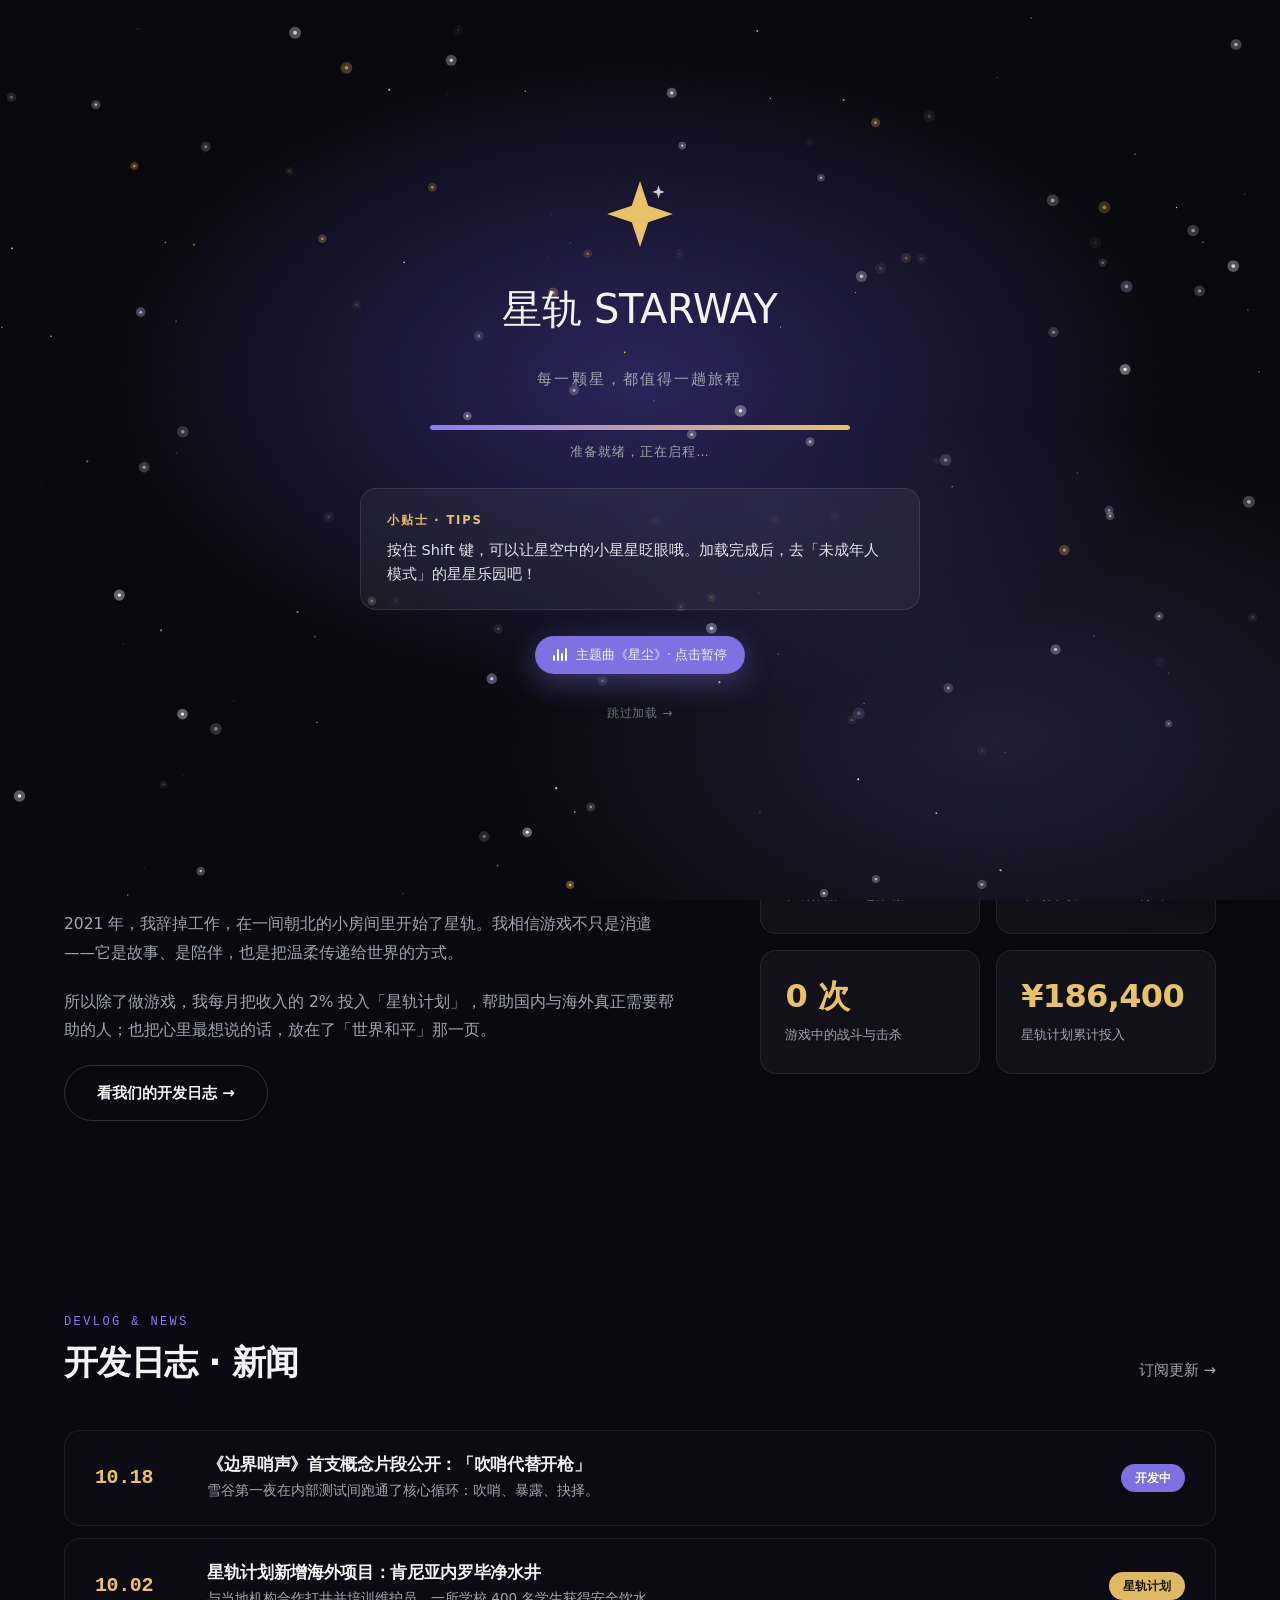
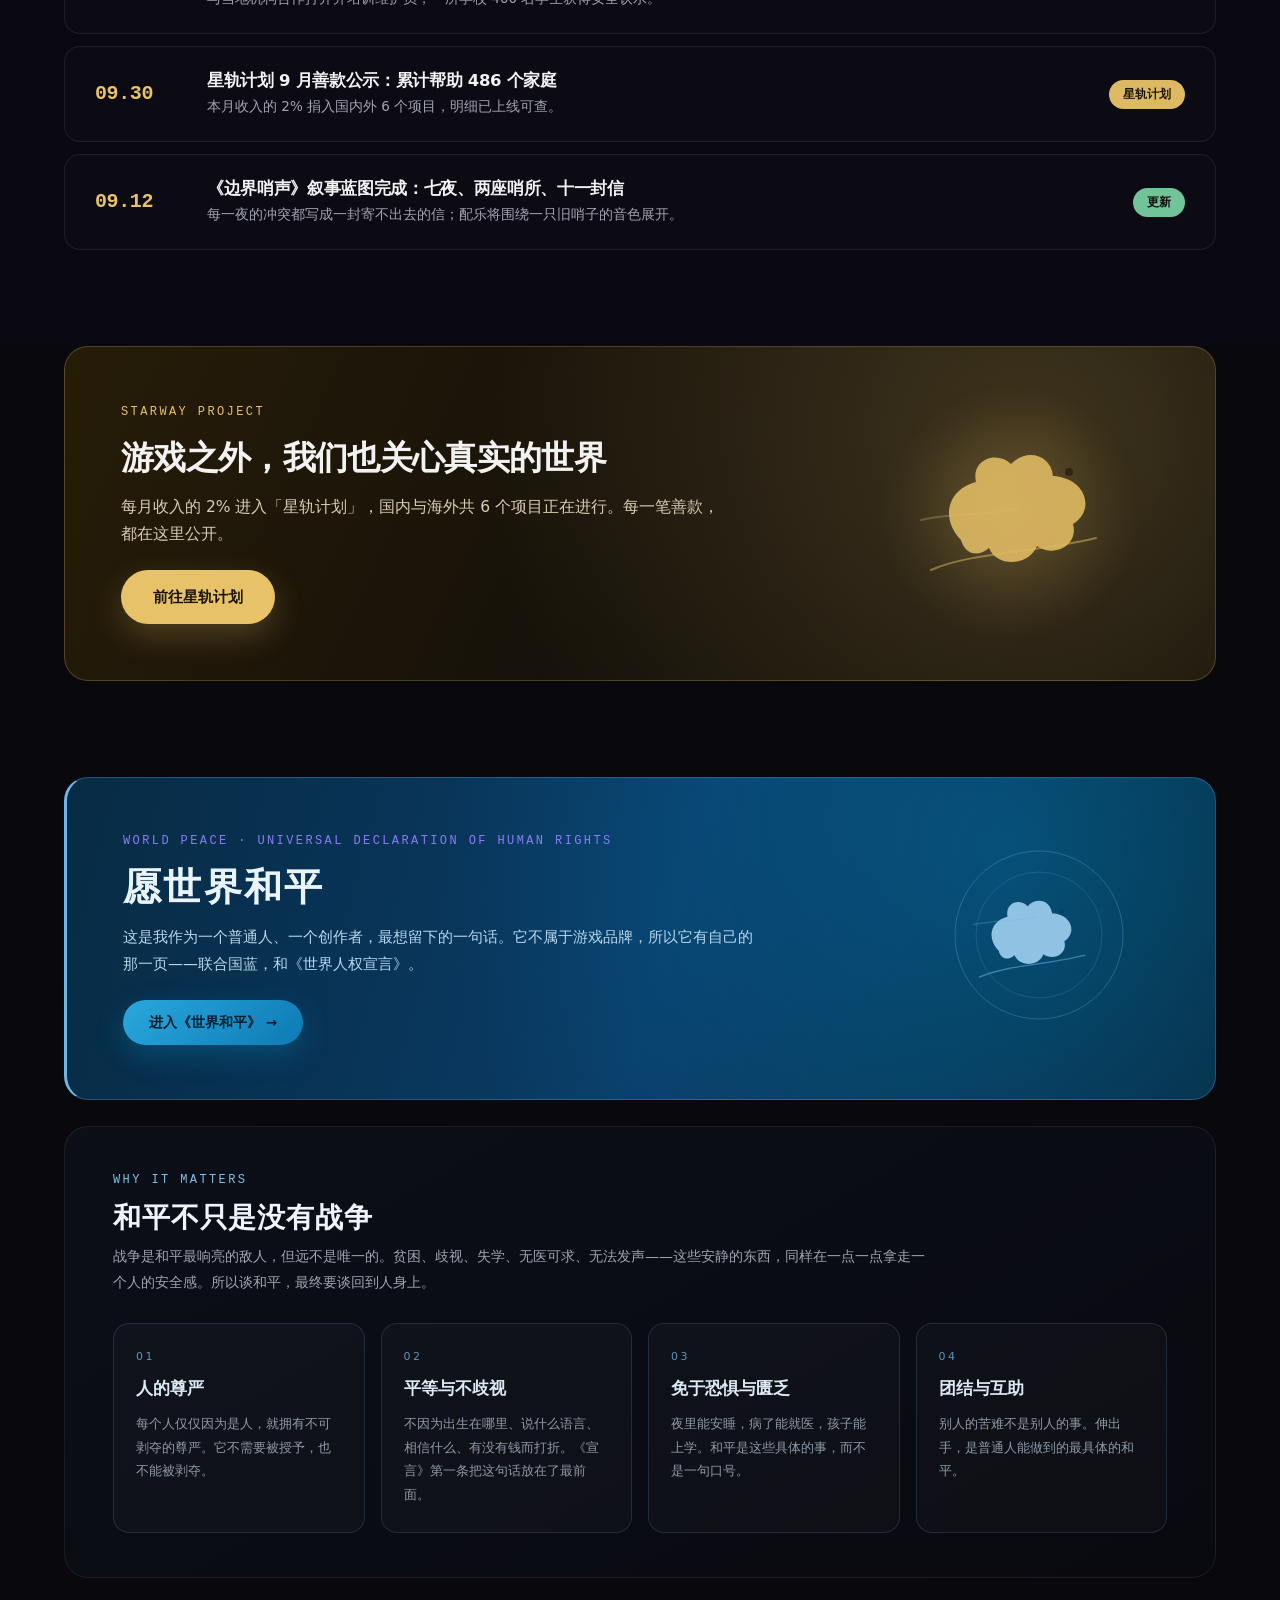
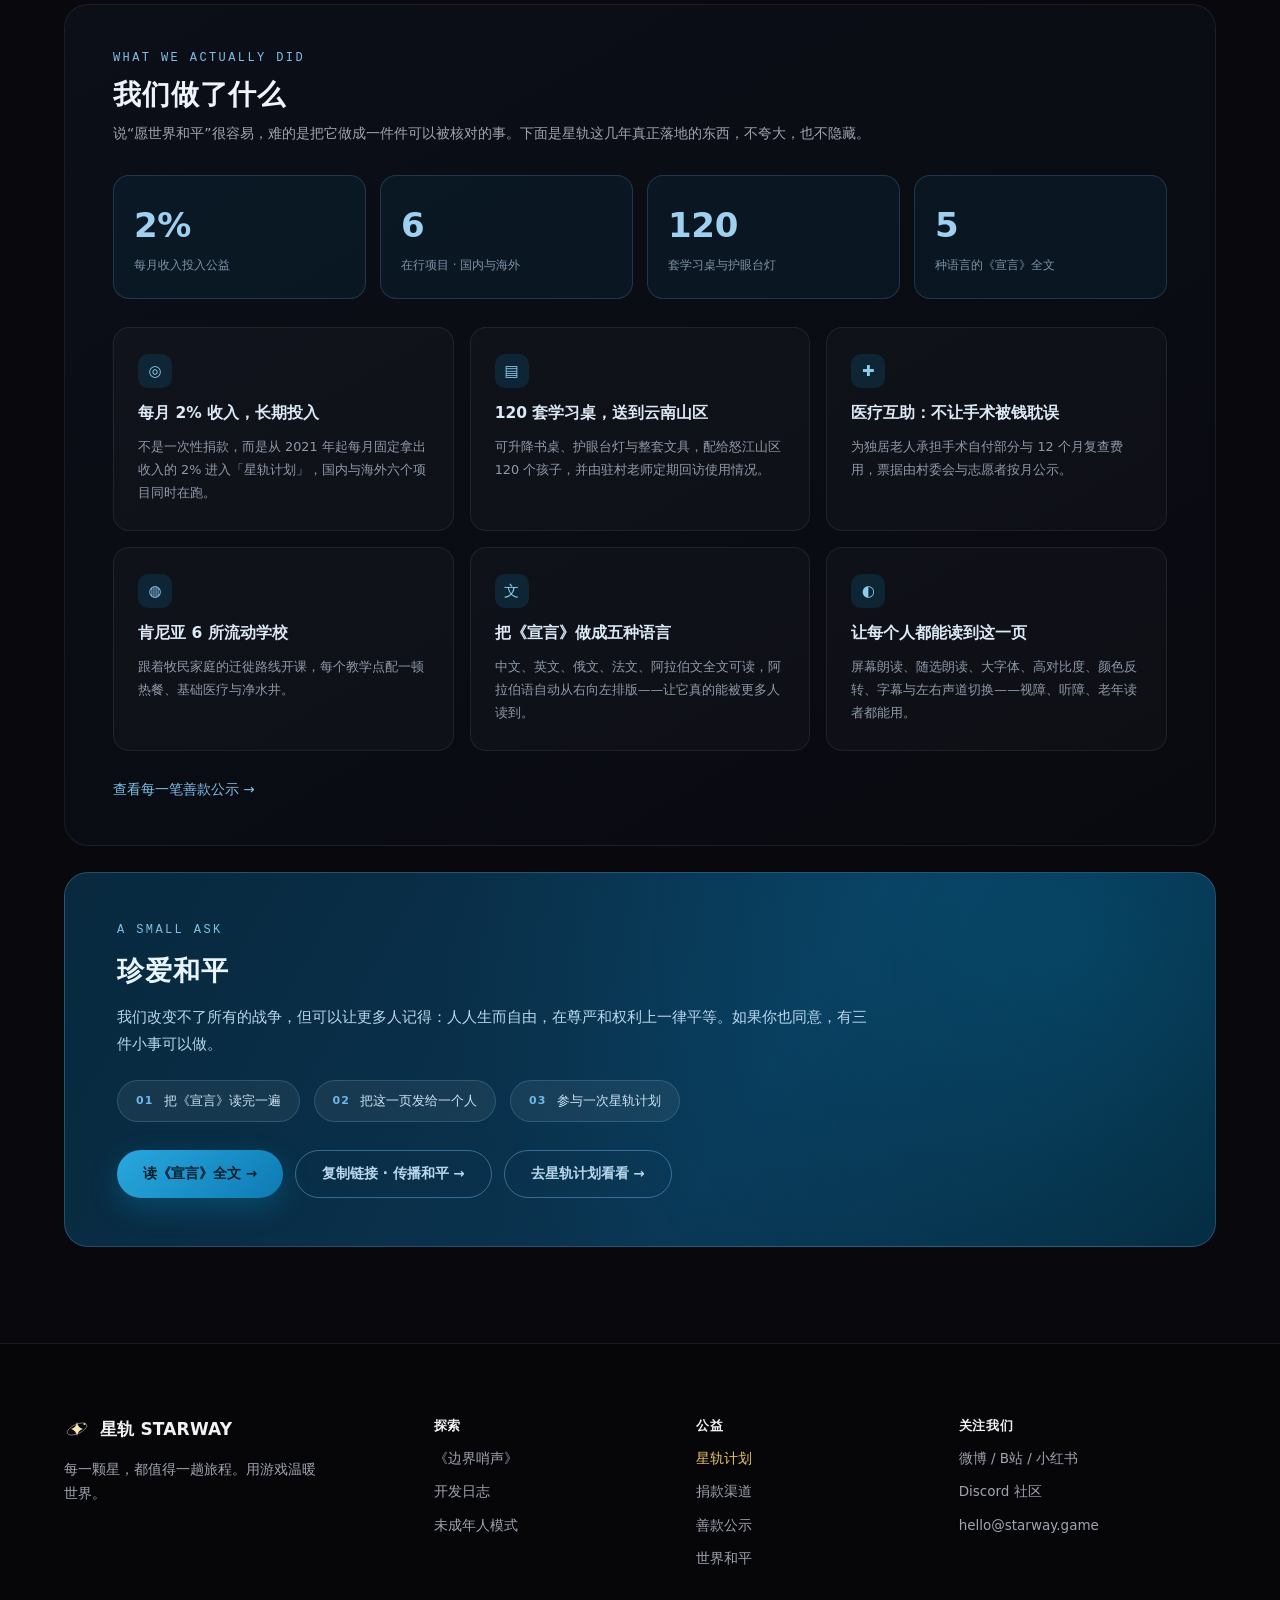
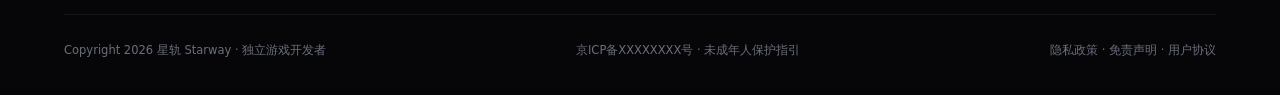
<file: index.html>
<!DOCTYPE html>
<html lang="zh-CN" data-lang="zh">
<head>
<meta charset="UTF-8">
<meta name="viewport" content="width=device-width, initial-scale=1">
<title>星轨 STARWAY · 独立游戏工作室</title>
<meta name="description" content="星轨 STARWAY，一个人的独立游戏工作室。做叙事游戏，也做真实的善事：星轨计划、世界和平。">
<link rel="stylesheet" href="assets/style.css">
<link rel="stylesheet" href="assets/a11y.css">
</head>
<body data-page="home">

<!-- ============ 加载页 ============ -->
<div class="loader" id="loader">
  <canvas id="starfield"></canvas>
  <div class="loader-inner">
    <svg class="loader-logo" viewBox="0 0 72 72" fill="none" xmlns="http://www.w3.org/2000/svg">
      <path d="M36 4 L44 28 L68 36 L44 44 L36 68 L28 44 L4 36 L28 28 Z" fill="#E8C268"/>
      <path d="M54 8 L55.5 13 L60 14.5 L55.5 16 L54 21 L52.5 16 L48 14.5 L52.5 13 Z" fill="white" fill-opacity=".8"/>
    </svg>
    <div class="loader-brand" data-zh="星轨 STARWAY" data-en="STARWAY">星轨 STARWAY</div>
    <div class="loader-tag" data-zh="每一颗星，都值得一趟旅程" data-en="Every star deserves a journey">每一颗星，都值得一趟旅程</div>

    <div class="progress-block">
      <div class="progress-track"><div class="progress-fill" id="loaderFill"></div></div>
      <div class="progress-text" id="loaderText">正在加载宇宙… 0%</div>
    </div>

    <div class="tip-card">
      <div class="label" data-zh="小贴士 · TIPS" data-en="TIP">小贴士 · TIPS</div>
      <p id="loaderTip">按住 Shift 键，可以让星空中的小星星眨眼哦。</p>
    </div>

    <button class="music-chip" id="musicChip" type="button" aria-label="背景音乐开关">
      <span class="eq"><i></i><i></i><i></i><i></i></span>
      <span data-zh="主题曲《星尘》· 点击暂停" data-en="Theme “Stardust” · click to pause">主题曲《星尘》· 点击暂停</span>
    </button>

    <button class="loader-skip" id="loaderSkip" type="button" data-zh="跳过加载 →" data-en="Skip →">跳过加载 →</button>
  </div>
</div>

<!-- ============ 导航 ============ -->
<header class="nav">
  <a class="brand" href="index.html">
    <svg viewBox="0 0 64 64" fill="none" xmlns="http://www.w3.org/2000/svg" aria-hidden="true"><defs><linearGradient id="swgindex1" x1="14" y1="10" x2="52" y2="56"><stop offset="0" stop-color="#F8E7B4"/><stop offset=".5" stop-color="#E8C268"/><stop offset="1" stop-color="#B07E33"/></linearGradient></defs><ellipse cx="32" cy="32" rx="26" ry="11.5" transform="rotate(-24 32 32)" stroke="url(#swgindex1)" stroke-width="2.2" opacity=".48"/><path d="M32 14.5 Q34.2 28 46.5 32 Q34.2 36 32 49.5 Q29.8 36 17.5 32 Q29.8 28 32 14.5 Z" fill="url(#swgindex1)"/><circle cx="50.5" cy="19.5" r="2.5" fill="#F8E7B4"/></svg>
    <span>星轨 STARWAY</span>
  </a>

  <nav class="nav-links">
    <a href="index.html" class="active" data-zh="首页" data-en="Home">首页</a>
    <a href="games.html" data-zh="我们的游戏" data-en="Games">我们的游戏</a>
    <a href="starway.html" class="gold" data-zh="星轨计划" data-en="Starway Project">星轨计划</a>
    <a href="peace.html" class="peace-link" data-zh="世界和平" data-en="World Peace">世界和平</a>
    <a href="minors.html" data-zh="未成年人模式" data-en="Minor Mode">未成年人模式</a>
  </nav>

  <div class="nav-right">
    <div class="lang-switch" role="group" aria-label="Language">
      <button type="button" data-lang="zh" class="on">中</button>
      <button type="button" data-lang="en">EN</button>
    </div>
    <button class="music-btn" id="navMusic" type="button">
      <span class="bars"><i></i><i></i><i></i><i></i></span>
      <span data-zh="音乐" data-en="Music">音乐</span>
    </button>
    <a class="nav-cta" href="register.html" data-zh="实名注册 / 登录" data-en="Sign up / Log in">实名注册 / 登录</a>
  </div>
</header>

<!-- ============ Hero ============ -->
<section class="hero">
  <div class="hero-copy">
    <div class="kicker" data-zh="独立游戏开发者 · EST. 2021" data-en="INDEPENDENT GAME DEVELOPER · EST. 2021">独立游戏开发者 · EST. 2021</div>
    <h1 data-html data-zh="在星轨尽头，<br>遇见你的故事" data-en="At the end of the star track,<br>you meet your own story">在星轨尽头，<br>遇见你的故事</h1>
    <p data-zh="我是一个人的小工作室，用耐心打磨每一个世界。愿你在其中找到光，也找到同路的旅人。"
       data-en="I am a one-person studio, polishing every world with patience. May you find light in them — and fellow travellers on the way.">我是一个人的小工作室，用耐心打磨每一个世界。愿你在其中找到光，也找到同路的旅人。</p>
    <div class="hero-actions">
      <a class="btn btn-primary" href="games.html" data-zh="查看我们的游戏" data-en="Explore our games">查看我们的游戏</a>
      <a class="btn btn-ghost" href="starway.html" data-zh="星轨计划 →" data-en="Starway Project →">星轨计划 →</a>
    </div>
    <div class="hero-meta" data-zh="Steam · 35–45 分钟反战短篇《边界哨声》 · 预计 2027" data-en="Steam · Border Whistle, a 35–45 min anti-war short · coming 2027">Steam · 35–45 分钟反战短篇《边界哨声》 · 预计 2027</div>
  </div>

  <div class="hero-art">
    <svg viewBox="0 0 560 440" fill="none" xmlns="http://www.w3.org/2000/svg" aria-hidden="true">
      <defs>
        <linearGradient id="heroStar" x1="240" y1="150" x2="330" y2="300">
          <stop offset="0" stop-color="#F8E7B4"/><stop offset=".55" stop-color="#E8C268"/><stop offset="1" stop-color="#B07E33"/>
        </linearGradient>
        <radialGradient id="heroGlow" cx=".5" cy=".5" r=".5">
          <stop offset="0" stop-color="#E8C268" stop-opacity=".16"/><stop offset="1" stop-color="#E8C268" stop-opacity="0"/>
        </radialGradient>
      </defs>
      <circle cx="290" cy="230" r="205" fill="url(#heroGlow)"/>
      <ellipse cx="290" cy="235" rx="245" ry="86" transform="rotate(-17 290 235)" stroke="#E8C268" stroke-opacity=".34" stroke-width="1.2" stroke-dasharray="2 7"/>
      <ellipse cx="290" cy="235" rx="182" ry="62" transform="rotate(-17 290 235)" stroke="#E8C268" stroke-opacity=".5" stroke-width="1.4"/>
      <ellipse cx="290" cy="235" rx="118" ry="38" transform="rotate(-17 290 235)" stroke="#E8C268" stroke-opacity=".28" stroke-width="1" stroke-dasharray="1 6"/>
      <path d="M290 172 Q294 214 322 235 Q294 256 290 298 Q286 256 258 235 Q286 214 290 172 Z" fill="url(#heroStar)"/>
      <circle cx="452" cy="148" r="4" fill="#F8E7B4"/>
      <circle cx="128" cy="306" r="2.6" fill="#E8C268" fill-opacity=".85"/>
      <circle cx="196" cy="128" r="2" fill="#E8C268" fill-opacity=".6"/>
      <circle cx="404" cy="330" r="2" fill="#F8E7B4" fill-opacity=".5"/>
      <circle cx="470" cy="286" r="1.6" fill="#E8C268" fill-opacity=".45"/>
    </svg>
    <div class="badge"><span class="dot"></span><span data-zh="《边界哨声》开发中 · 2027 见" data-en="Border Whistle — in development, 2027">《边界哨声》开发中 · 2027 见</span></div>
  </div>
</section>

<!-- ============ 工作室故事 ============ -->
<section class="story" id="story">
  <div class="story-copy">
    <div class="kicker" data-zh="OUR STORY" data-en="OUR STORY">OUR STORY</div>
    <h2 data-html data-zh="一个人的工作室，<br>一群人的星轨" data-en="A studio of one,<br>a star track shared by many">一个人的工作室，<br>一群人的星轨</h2>
    <p data-zh="2021 年，我辞掉工作，在一间朝北的小房间里开始了星轨。我相信游戏不只是消遣——它是故事、是陪伴，也是把温柔传递给世界的方式。"
       data-en="In 2021 I quit my job and started Starway in a small north-facing room. I believe games are more than entertainment — they are stories, company, and a way to pass kindness on to the world.">2021 年，我辞掉工作，在一间朝北的小房间里开始了星轨。我相信游戏不只是消遣——它是故事、是陪伴，也是把温柔传递给世界的方式。</p>
    <p data-zh="所以除了做游戏，我每月把收入的 2% 投入「星轨计划」，帮助国内与海外真正需要帮助的人；也把心里最想说的话，放在了「世界和平」那一页。"
       data-en="So besides making games, I put 2% of monthly revenue into the Starway Project — for people in need at home and abroad — and I put the thing I most want to say on the “World Peace” page.">所以除了做游戏，我每月把收入的 2% 投入「星轨计划」，帮助国内与海外真正需要帮助的人；也把心里最想说的话，放在了「世界和平」那一页。</p>
    <a class="btn btn-plain" href="#devlog" style="align-self:flex-start" data-zh="看我们的开发日志 →" data-en="Read the devlog →">看我们的开发日志 →</a>
  </div>

  <div class="stats">
    <div class="stat"><b data-count="1" data-suffix=" 款">1 款</b><span data-zh="在研作品 · 《边界哨声》" data-en="Title in development · Border Whistle">在研作品 · 《边界哨声》</span></div>
    <div class="stat"><b data-count="40" data-suffix=" 分钟">40 分钟</b><span data-zh="单周目时长 · 35–45 分钟" data-en="One playthrough · 35–45 min">单周目时长 · 35–45 分钟</span></div>
    <div class="stat"><b class="gold" data-count="0" data-suffix=" 次">0 次</b><span data-zh="游戏中的战斗与击杀" data-en="Combat &amp; kills in the whole game">游戏中的战斗与击杀</span></div>
    <div class="stat"><b class="gold" data-count="186400" data-prefix="¥">¥186,400</b><span data-zh="星轨计划累计投入" data-en="Starway Project total funding">星轨计划累计投入</span></div>
  </div>
</section>

<!-- ============ 开发日志 ============ -->
<section class="section alt" id="devlog">
  <div class="section-head">
    <div class="t">
      <div class="kicker" data-zh="DEVLOG &amp; NEWS" data-en="DEVLOG &amp; NEWS">DEVLOG &amp; NEWS</div>
      <h2 data-zh="开发日志 · 新闻" data-en="Devlog &amp; news">开发日志 · 新闻</h2>
    </div>
    <a class="more" href="#devlog" data-zh="订阅更新 →" data-en="Subscribe →">订阅更新 →</a>
  </div>
  <div class="log-list" id="logList"></div>
</section>

<!-- ============ 星轨计划横幅 ============ -->
<section class="peace-banner reveal">
  <div class="copy">
    <div class="kicker gold" data-zh="STARWAY PROJECT" data-en="STARWAY PROJECT">STARWAY PROJECT</div>
    <h2 data-zh="游戏之外，我们也关心真实的世界" data-en="Beyond games, we care about the real world">游戏之外，我们也关心真实的世界</h2>
    <p data-zh="每月收入的 2% 进入「星轨计划」，国内与海外共 6 个项目正在进行。每一笔善款，都在这里公开。"
       data-en="2% of monthly revenue goes into the Starway Project — six programs running at home and abroad. Every donation is published.">每月收入的 2% 进入「星轨计划」，国内与海外共 6 个项目正在进行。每一笔善款，都在这里公开。</p>
    <a class="btn btn-gold" href="starway.html" data-zh="前往星轨计划" data-en="Visit the Starway Project">前往星轨计划</a>
  </div>
  <div class="dove">
    <svg viewBox="0 0 220 180" fill="none" xmlns="http://www.w3.org/2000/svg">
      <path d="M60 120 C40 100 45 70 75 62 C70 40 95 30 110 44 C125 28 150 34 152 56 C185 58 195 90 172 104 C178 126 152 138 136 126 C128 146 96 148 88 128 C76 138 64 134 60 120 Z" fill="#E8C268" fill-opacity=".9"/>
      <circle cx="168" cy="52" r="4" fill="#1A1408"/>
      <path d="M30 150 C70 132 140 132 195 118" stroke="#E8C268" stroke-opacity=".5" stroke-width="2" stroke-linecap="round"/>
      <path d="M20 100 C55 92 90 96 118 88" stroke="#E8C268" stroke-opacity=".3" stroke-width="2" stroke-linecap="round"/>
    </svg>
  </div>
</section>

<!-- ============ 世界和平 · 完整区块 ============ -->
<section class="peace-home" id="peace">

  <!-- 蓝色入口横幅 -->
  <div class="ph-band reveal">
    <div class="copy">
      <div class="kicker" data-zh="WORLD PEACE · UNIVERSAL DECLARATION OF HUMAN RIGHTS" data-en="WORLD PEACE · UNIVERSAL DECLARATION OF HUMAN RIGHTS">WORLD PEACE · UNIVERSAL DECLARATION OF HUMAN RIGHTS</div>
      <h2 data-zh="愿世界和平" data-en="May peace prevail on Earth">愿世界和平</h2>
      <p data-zh="这是我作为一个普通人、一个创作者，最想留下的一句话。它不属于游戏品牌，所以它有自己的那一页——联合国蓝，和《世界人权宣言》。"
         data-en="This is what I, as one ordinary person and one maker, most want to leave behind. It does not belong to a game brand — so it has a page of its own: United Nations blue, and the Universal Declaration of Human Rights.">这是我作为一个普通人、一个创作者，最想留下的一句话。它不属于游戏品牌，所以它有自己的那一页——联合国蓝，和《世界人权宣言》。</p>
      <div class="ph-band-actions">
        <a class="btn-blue" href="peace.html" data-zh="进入《世界和平》 →" data-en="Enter “World Peace” →">进入《世界和平》 →</a>
      </div>
    </div>
    <div class="ph-band-art" aria-hidden="true">
      <svg viewBox="0 0 240 240" fill="none" xmlns="http://www.w3.org/2000/svg">
        <circle cx="120" cy="120" r="96" stroke="#6FB7E8" stroke-opacity=".35" stroke-width="1"/>
        <circle cx="120" cy="120" r="72" stroke="#6FB7E8" stroke-opacity=".22" stroke-width="1"/>
        <path d="M74 138 C60 124 64 104 84 99 C81 84 97 77 107 87 C117 76 133 80 135 95 C157 96 164 117 149 127 C153 142 136 150 125 142 C120 156 98 157 92 143 C84 150 76 147 74 138 Z" fill="#9FD0F0" fill-opacity=".9"/>
        <circle cx="146" cy="93" r="2.6" fill="#0A3B66"/>
        <path d="M52 168 C84 154 132 154 172 143" stroke="#6FB7E8" stroke-opacity=".5" stroke-width="1.6" stroke-linecap="round"/>
        <path d="M46 108 C70 102 96 105 116 99" stroke="#6FB7E8" stroke-opacity=".3" stroke-width="1.6" stroke-linecap="round"/>
      </svg>
    </div>
  </div>

  <!-- 价值观 -->
  <div class="ph-block reveal">
    <div class="ph-head">
      <div class="kicker blue" data-zh="WHY IT MATTERS" data-en="WHY IT MATTERS">WHY IT MATTERS</div>
      <h3 data-zh="和平不只是没有战争" data-en="Peace is more than the absence of war">和平不只是没有战争</h3>
      <p data-zh="战争是和平最响亮的敌人，但远不是唯一的。贫困、歧视、失学、无医可求、无法发声——这些安静的东西，同样在一点一点拿走一个人的安全感。所以谈和平，最终要谈回到人身上。"
         data-en="War is the loudest enemy of peace, but far from the only one. Poverty, discrimination, no schooling, no doctor, no voice — quiet things that also erode a person's sense of safety. So when we talk about peace, we end up talking about people.">战争是和平最响亮的敌人，但远不是唯一的。贫困、歧视、失学、无医可求、无法发声——这些安静的东西，同样在一点一点拿走一个人的安全感。所以谈和平，最终要谈回到人身上。</p>
    </div>
    <div class="value-grid">
      <article class="value-card">
        <div class="vn">01</div>
        <h4 data-zh="人的尊严" data-en="Human dignity">人的尊严</h4>
        <p data-zh="每个人仅仅因为是人，就拥有不可剥夺的尊严。它不需要被授予，也不能被剥夺。" data-en="Every person holds an inalienable dignity simply for being human. It is not granted, and cannot be taken away.">每个人仅仅因为是人，就拥有不可剥夺的尊严。它不需要被授予，也不能被剥夺。</p>
      </article>
      <article class="value-card">
        <div class="vn">02</div>
        <h4 data-zh="平等与不歧视" data-en="Equality, no exceptions">平等与不歧视</h4>
        <p data-zh="不因为出生在哪里、说什么语言、相信什么、有没有钱而打折。《宣言》第一条把这句话放在了最前面。" data-en="Not discounted by where you were born, what you speak, what you believe, or what you own. Article 1 puts this first for a reason.">不因为出生在哪里、说什么语言、相信什么、有没有钱而打折。《宣言》第一条把这句话放在了最前面。</p>
      </article>
      <article class="value-card">
        <div class="vn">03</div>
        <h4 data-zh="免于恐惧与匮乏" data-en="Freedom from fear and want">免于恐惧与匮乏</h4>
        <p data-zh="夜里能安睡，病了能就医，孩子能上学。和平是这些具体的事，而不是一句口号。" data-en="Sleeping without sirens, seeing a doctor when ill, a child going to school. Peace is these concrete things, not a slogan.">夜里能安睡，病了能就医，孩子能上学。和平是这些具体的事，而不是一句口号。</p>
      </article>
      <article class="value-card">
        <div class="vn">04</div>
        <h4 data-zh="团结与互助" data-en="Solidarity">团结与互助</h4>
        <p data-zh="别人的苦难不是别人的事。伸出手，是普通人能做到的最具体的和平。" data-en="Another's suffering is not someone else's business. Reaching out is the most concrete peace an ordinary person can make.">别人的苦难不是别人的事。伸出手，是普通人能做到的最具体的和平。</p>
      </article>
    </div>
  </div>

  <!-- 我们的行动 -->
  <div class="ph-block reveal" id="actions">
    <div class="ph-head">
      <div class="kicker blue" data-zh="WHAT WE ACTUALLY DID" data-en="WHAT WE ACTUALLY DID">WHAT WE ACTUALLY DID</div>
      <h3 data-zh="我们做了什么" data-en="What we actually did">我们做了什么</h3>
      <p data-zh="说“愿世界和平”很容易，难的是把它做成一件件可以被核对的事。下面是星轨这几年真正落地的东西，不夸大，也不隐藏。"
         data-en="Saying “may peace prevail” is easy. The hard part is turning it into things you can check. Here is what Starway has actually done — nothing exaggerated, nothing hidden.">说“愿世界和平”很容易，难的是把它做成一件件可以被核对的事。下面是星轨这几年真正落地的东西，不夸大，也不隐藏。</p>
    </div>

    <div class="ph-nums">
      <div class="ph-num"><b>2%</b><span data-zh="每月收入投入公益" data-en="of monthly revenue to public good">每月收入投入公益</span></div>
      <div class="ph-num"><b>6</b><span data-zh="在行项目 · 国内与海外" data-en="running programs, at home &amp; abroad">在行项目 · 国内与海外</span></div>
      <div class="ph-num"><b>120</b><span data-zh="套学习桌与护眼台灯" data-en="desks &amp; eye-care lamps delivered">套学习桌与护眼台灯</span></div>
      <div class="ph-num"><b>5</b><span data-zh="种语言的《宣言》全文" data-en="languages for the full Declaration">种语言的《宣言》全文</span></div>
    </div>

    <div class="action-grid">
      <article class="action-card">
        <div class="ai">◎</div>
        <h4 data-zh="每月 2% 收入，长期投入" data-en="2% of revenue, every month">每月 2% 收入，长期投入</h4>
        <p data-zh="不是一次性捐款，而是从 2021 年起每月固定拿出收入的 2% 进入「星轨计划」，国内与海外六个项目同时在跑。" data-en="Not a one-off donation: since 2021 a fixed 2% of monthly revenue goes into the Starway Project, funding six programs at home and abroad.">不是一次性捐款，而是从 2021 年起每月固定拿出收入的 2% 进入「星轨计划」，国内与海外六个项目同时在跑。</p>
      </article>
      <article class="action-card">
        <div class="ai">▤</div>
        <h4 data-zh="120 套学习桌，送到云南山区" data-en="120 study desks to rural Yunnan">120 套学习桌，送到云南山区</h4>
        <p data-zh="可升降书桌、护眼台灯与整套文具，配给怒江山区 120 个孩子，并由驻村老师定期回访使用情况。" data-en="Height-adjustable desks, eye-care lamps and full stationery kits for 120 children in Nujiang, with resident teachers following up on use.">可升降书桌、护眼台灯与整套文具，配给怒江山区 120 个孩子，并由驻村老师定期回访使用情况。</p>
      </article>
      <article class="action-card">
        <div class="ai">✚</div>
        <h4 data-zh="医疗互助：不让手术被钱耽误" data-en="Medical fund: no surgery delayed by money">医疗互助：不让手术被钱耽误</h4>
        <p data-zh="为独居老人承担手术自付部分与 12 个月复查费用，票据由村委会与志愿者按月公示。" data-en="Covering out-of-pocket surgery costs and 12 months of check-ups for elderly people living alone, with receipts published monthly.">为独居老人承担手术自付部分与 12 个月复查费用，票据由村委会与志愿者按月公示。</p>
      </article>
      <article class="action-card">
        <div class="ai">◍</div>
        <h4 data-zh="肯尼亚 6 所流动学校" data-en="Six mobile schools in Kenya">肯尼亚 6 所流动学校</h4>
        <p data-zh="跟着牧民家庭的迁徙路线开课，每个教学点配一顿热餐、基础医疗与净水井。" data-en="Classes follow pastoralist families' migration routes; every site provides a hot meal, basic healthcare and a clean-water well.">跟着牧民家庭的迁徙路线开课，每个教学点配一顿热餐、基础医疗与净水井。</p>
      </article>
      <article class="action-card">
        <div class="ai">文</div>
        <h4 data-zh="把《宣言》做成五种语言" data-en="The Declaration in five languages">把《宣言》做成五种语言</h4>
        <p data-zh="中文、英文、俄文、法文、阿拉伯文全文可读，阿拉伯语自动从右向左排版——让它真的能被更多人读到。" data-en="Full text in Chinese, English, Russian, French and Arabic, with right-to-left layout for Arabic — so more people can actually read it.">中文、英文、俄文、法文、阿拉伯文全文可读，阿拉伯语自动从右向左排版——让它真的能被更多人读到。</p>
      </article>
      <article class="action-card">
        <div class="ai">◐</div>
        <h4 data-zh="让每个人都能读到这一页" data-en="Making the page readable for everyone">让每个人都能读到这一页</h4>
        <p data-zh="屏幕朗读、随选朗读、大字体、高对比度、颜色反转、字幕与左右声道切换——视障、听障、老年读者都能用。" data-en="Screen reading, select-to-speak, large text, high contrast, colour inversion, captions and channel switching — usable by blind, deaf and elderly readers.">屏幕朗读、随选朗读、大字体、高对比度、颜色反转、字幕与左右声道切换——视障、听障、老年读者都能用。</p>
      </article>
    </div>
    <a class="ph-more" href="starway.html#ledger" data-zh="查看每一笔善款公示 →" data-en="See every donation in the ledger →">查看每一笔善款公示 →</a>
  </div>

  <!-- 呼吁 -->
  <div class="ph-call reveal">
    <div class="kicker blue" data-zh="A SMALL ASK" data-en="A SMALL ASK">A SMALL ASK</div>
    <h3 data-zh="珍爱和平" data-en="Cherish peace">珍爱和平</h3>
    <p data-zh="我们改变不了所有的战争，但可以让更多人记得：人人生而自由，在尊严和权利上一律平等。如果你也同意，有三件小事可以做。"
       data-en="We cannot stop every war, but we can help more people remember: all human beings are born free and equal in dignity and rights. If you agree, there are three small things you can do.">我们改变不了所有的战争，但可以让更多人记得：人人生而自由，在尊严和权利上一律平等。如果你也同意，有三件小事可以做。</p>
    <div class="call-steps">
      <div class="cs"><b>01</b><span data-zh="把《宣言》读完一遍" data-en="Read the Declaration once">把《宣言》读完一遍</span></div>
      <div class="cs"><b>02</b><span data-zh="把这一页发给一个人" data-en="Send this page to one person">把这一页发给一个人</span></div>
      <div class="cs"><b>03</b><span data-zh="参与一次星轨计划" data-en="Join one Starway project">参与一次星轨计划</span></div>
    </div>
    <div class="call-actions">
      <a class="btn-blue" href="peace.html#declaration" data-zh="读《宣言》全文 →" data-en="Read the full Declaration →">读《宣言》全文 →</a>
      <button class="btn-blue ghost" id="shareBtn" type="button" data-zh="复制链接 · 传播和平 →" data-en="Copy link · spread peace →">复制链接 · 传播和平 →</button>
      <a class="btn-blue ghost" href="starway.html#donate" data-zh="去星轨计划看看 →" data-en="Visit the Starway Project →">去星轨计划看看 →</a>
    </div>
  </div>

</section>

<!-- ============ 页脚 ============ -->
<footer class="footer">
  <div class="footer-top">
    <div class="f-brand">
      <a class="brand" href="index.html">
        <svg viewBox="0 0 64 64" fill="none" xmlns="http://www.w3.org/2000/svg" aria-hidden="true"><defs><linearGradient id="swgindex2" x1="14" y1="10" x2="52" y2="56"><stop offset="0" stop-color="#F8E7B4"/><stop offset=".5" stop-color="#E8C268"/><stop offset="1" stop-color="#B07E33"/></linearGradient></defs><ellipse cx="32" cy="32" rx="26" ry="11.5" transform="rotate(-24 32 32)" stroke="url(#swgindex2)" stroke-width="2.2" opacity=".48"/><path d="M32 14.5 Q34.2 28 46.5 32 Q34.2 36 32 49.5 Q29.8 36 17.5 32 Q29.8 28 32 14.5 Z" fill="url(#swgindex2)"/><circle cx="50.5" cy="19.5" r="2.5" fill="#F8E7B4"/></svg>
        <span>星轨 STARWAY</span>
      </a>
      <p data-zh="每一颗星，都值得一趟旅程。用游戏温暖世界。" data-en="Every star deserves a journey. Warming the world with games.">每一颗星，都值得一趟旅程。用游戏温暖世界。</p>
    </div>
    <div class="f-col">
      <h4 data-zh="探索" data-en="Explore">探索</h4>
      <a href="games.html" data-zh="《边界哨声》" data-en="Border Whistle">《边界哨声》</a>
      <a href="index.html#devlog" data-zh="开发日志" data-en="Devlog">开发日志</a>
      <a href="minors.html" data-zh="未成年人模式" data-en="Minor Mode">未成年人模式</a>
    </div>
    <div class="f-col">
      <h4 data-zh="公益" data-en="Public good">公益</h4>
      <a class="gold" href="starway.html" data-zh="星轨计划" data-en="Starway Project">星轨计划</a>
      <a href="starway.html#donate" data-zh="捐款渠道" data-en="Donation channels">捐款渠道</a>
      <a href="starway.html#ledger" data-zh="善款公示" data-en="Public ledger">善款公示</a>
      <a href="peace.html" class="peace-link" data-zh="世界和平" data-en="World Peace">世界和平</a>
    </div>
    <div class="f-col">
      <h4 data-zh="关注我们" data-en="Follow">关注我们</h4>
      <a href="#" data-zh="微博 / B站 / 小红书" data-en="Weibo / Bilibili / RED">微博 / B站 / 小红书</a>
      <a href="#" data-zh="Discord 社区" data-en="Discord community">Discord 社区</a>
      <a href="mailto:hello@starway.game">hello@starway.game</a>
    </div>
  </div>
  <div class="footer-bottom">
    <span data-zh="Copyright 2026 星轨 Starway · 独立游戏开发者" data-en="Copyright 2026 Starway · Independent game developer">Copyright 2026 星轨 Starway · 独立游戏开发者</span>
    <span data-zh="京ICP备XXXXXXXX号 · 未成年人保护指引" data-en="ICP filing XXXXXXXX · Minor protection policy">京ICP备XXXXXXXX号 · 未成年人保护指引</span><span><a href="legal.html" data-zh="隐私政策 · 免责声明 · 用户协议" data-en="Privacy · Disclaimer · Terms">隐私政策 · 免责声明 · 用户协议</a></span>
  </div>
</footer>

<script src="assets/lang.js"></script>
<script src="assets/app.js"></script>
<script src="assets/a11y.js"></script>
<script>
  /* 一键复制本页链接，传播《世界人权宣言》 */
  (function () {
    function bind() {
      const btn = document.getElementById("shareBtn");
      if (!btn || btn.dataset.bound) return;
      btn.dataset.bound = "1";
      btn.addEventListener("click", async () => {
        const zh = window.LANG && LANG.isZh();
        const link = location.href.split("#")[0];
        const msg = () => toast(zh ? "链接已复制 · 把和平传递给下一个人 ✦" : "Link copied · pass the peace on ✦", "#9FD0F0", "#0A2436");
        /* 剪贴板 API，800ms 内无响应即回退 execCommand */
        try {
          await Promise.race([
            navigator.clipboard.writeText(link),
            new Promise((_, rej) => setTimeout(() => rej("slow"), 800))
          ]);
        } catch (e) {
          const ta = document.createElement("textarea");
          ta.value = link; ta.style.position = "fixed"; ta.style.opacity = "0";
          document.body.appendChild(ta); ta.select();
          document.execCommand("copy"); ta.remove();
        }
        msg();
      });
    }
    if (document.readyState === "loading") document.addEventListener("DOMContentLoaded", bind);
    else bind();
  })();
</script>
</body>
</html>
</file>
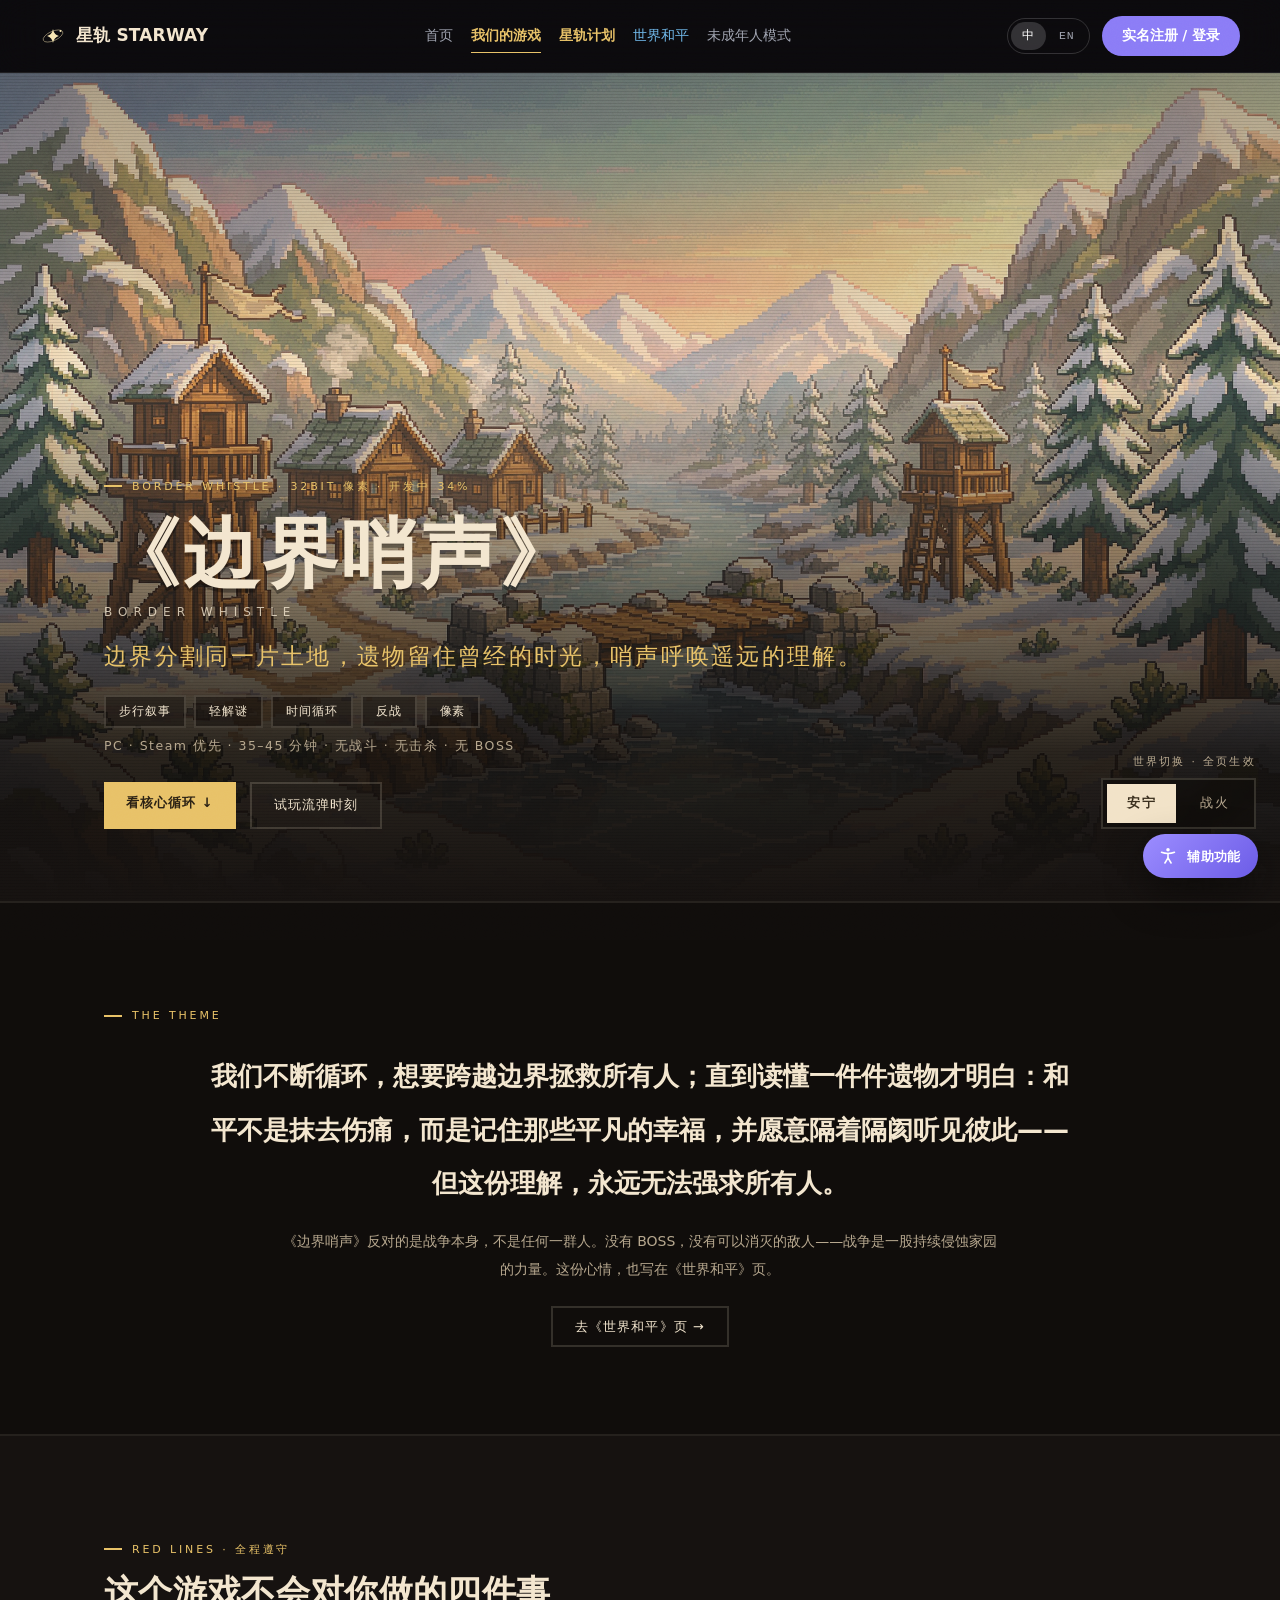
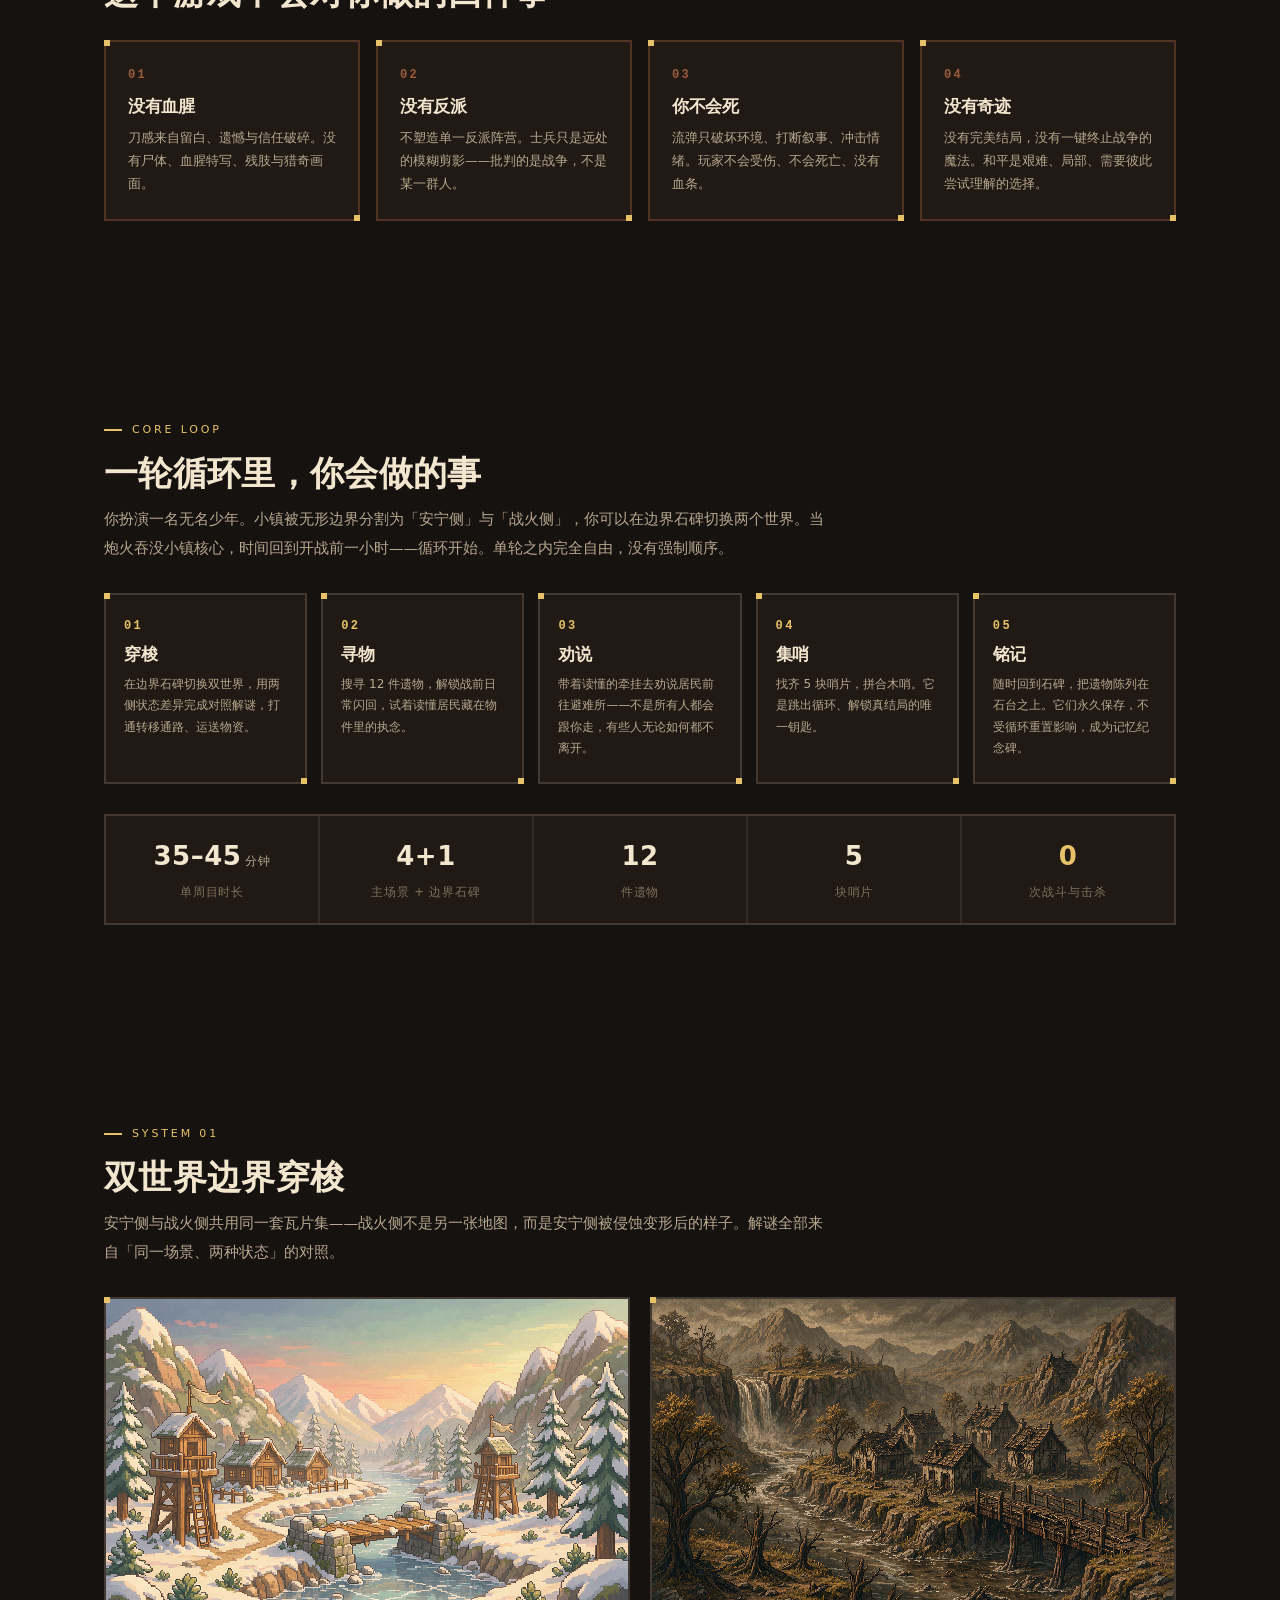
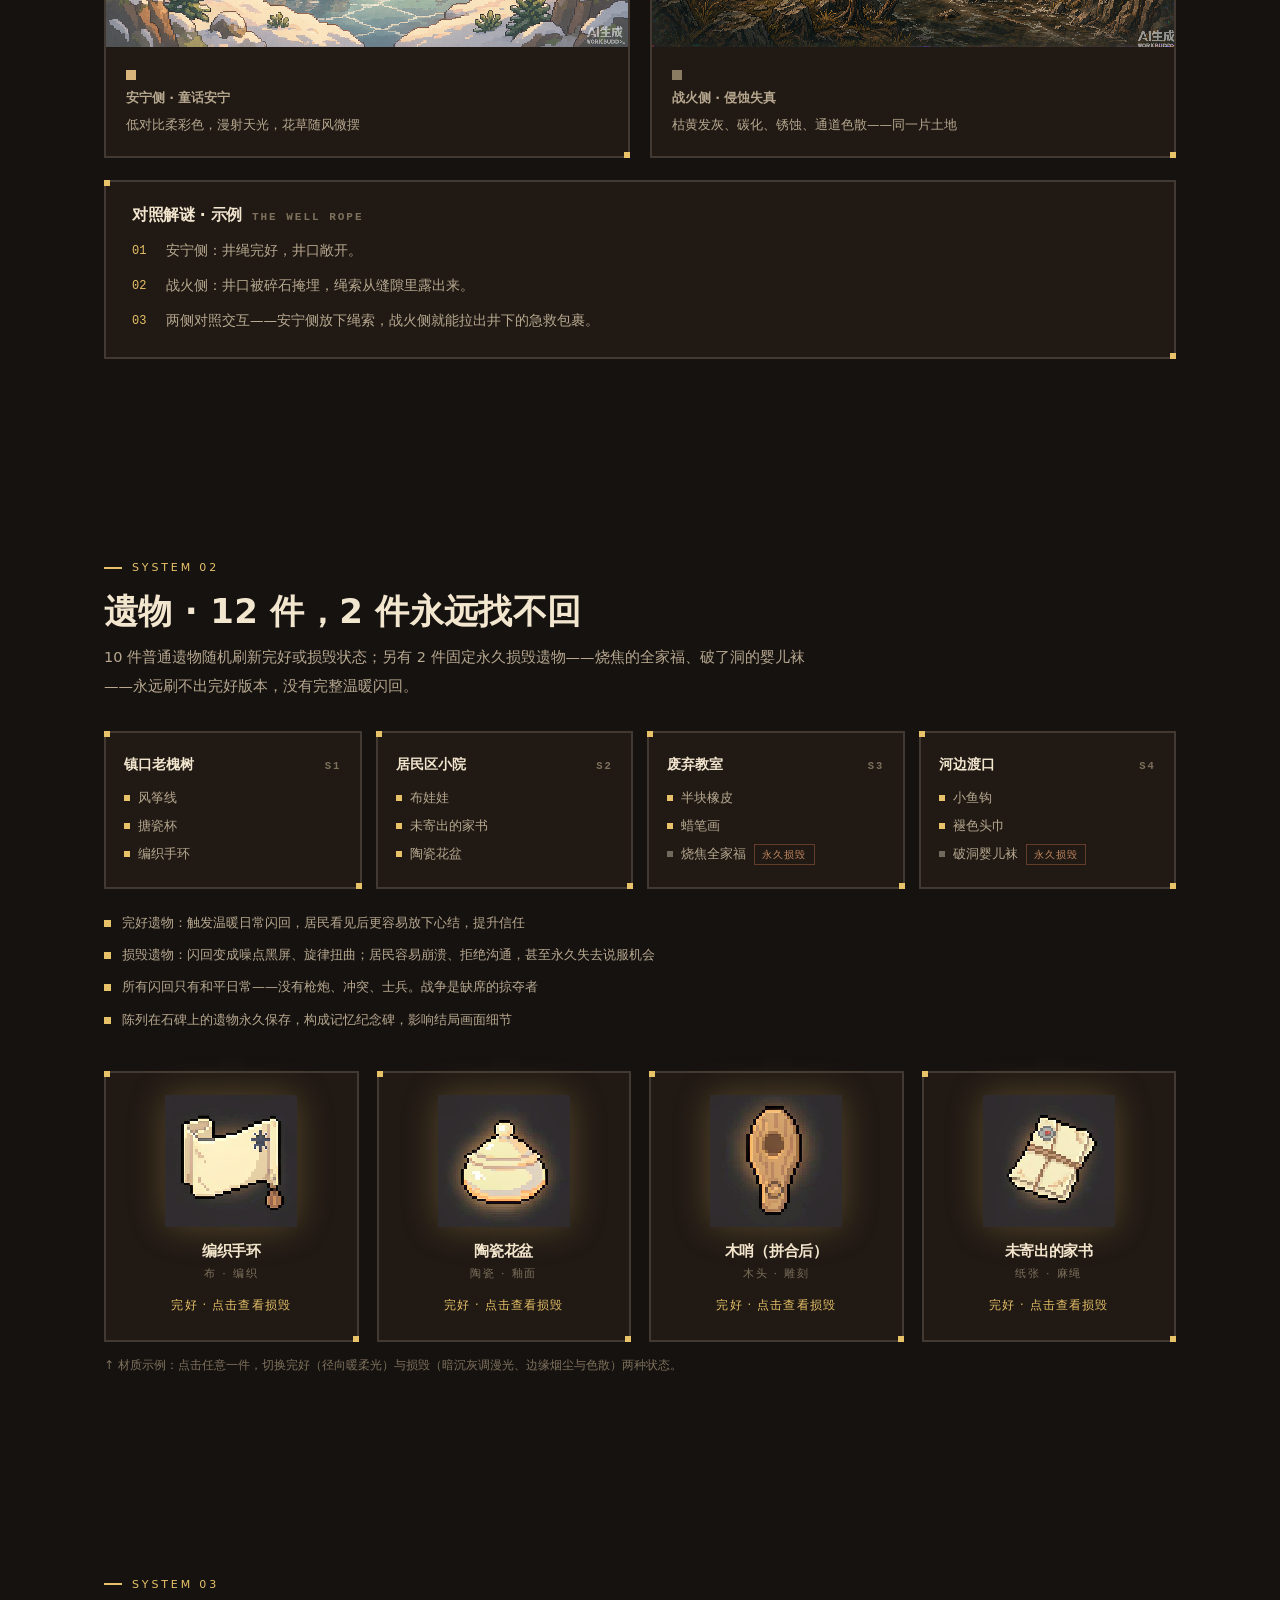
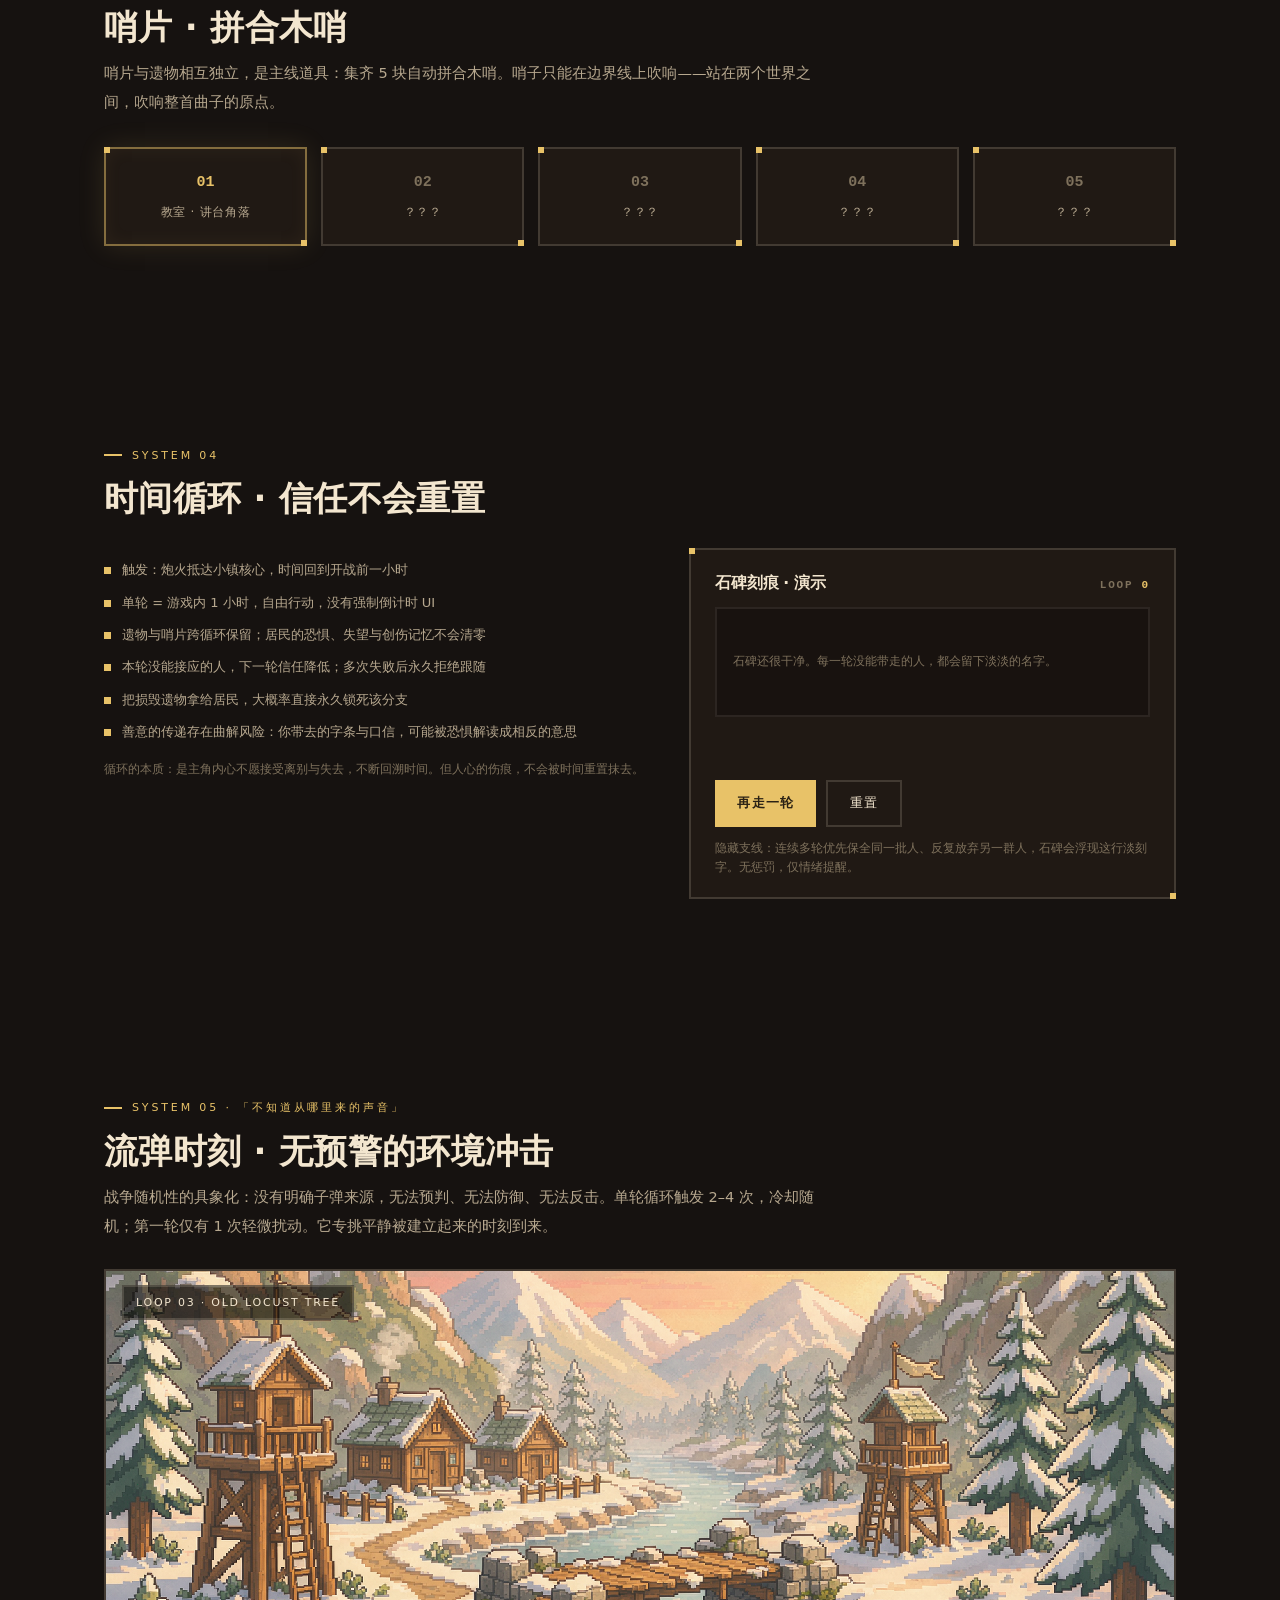
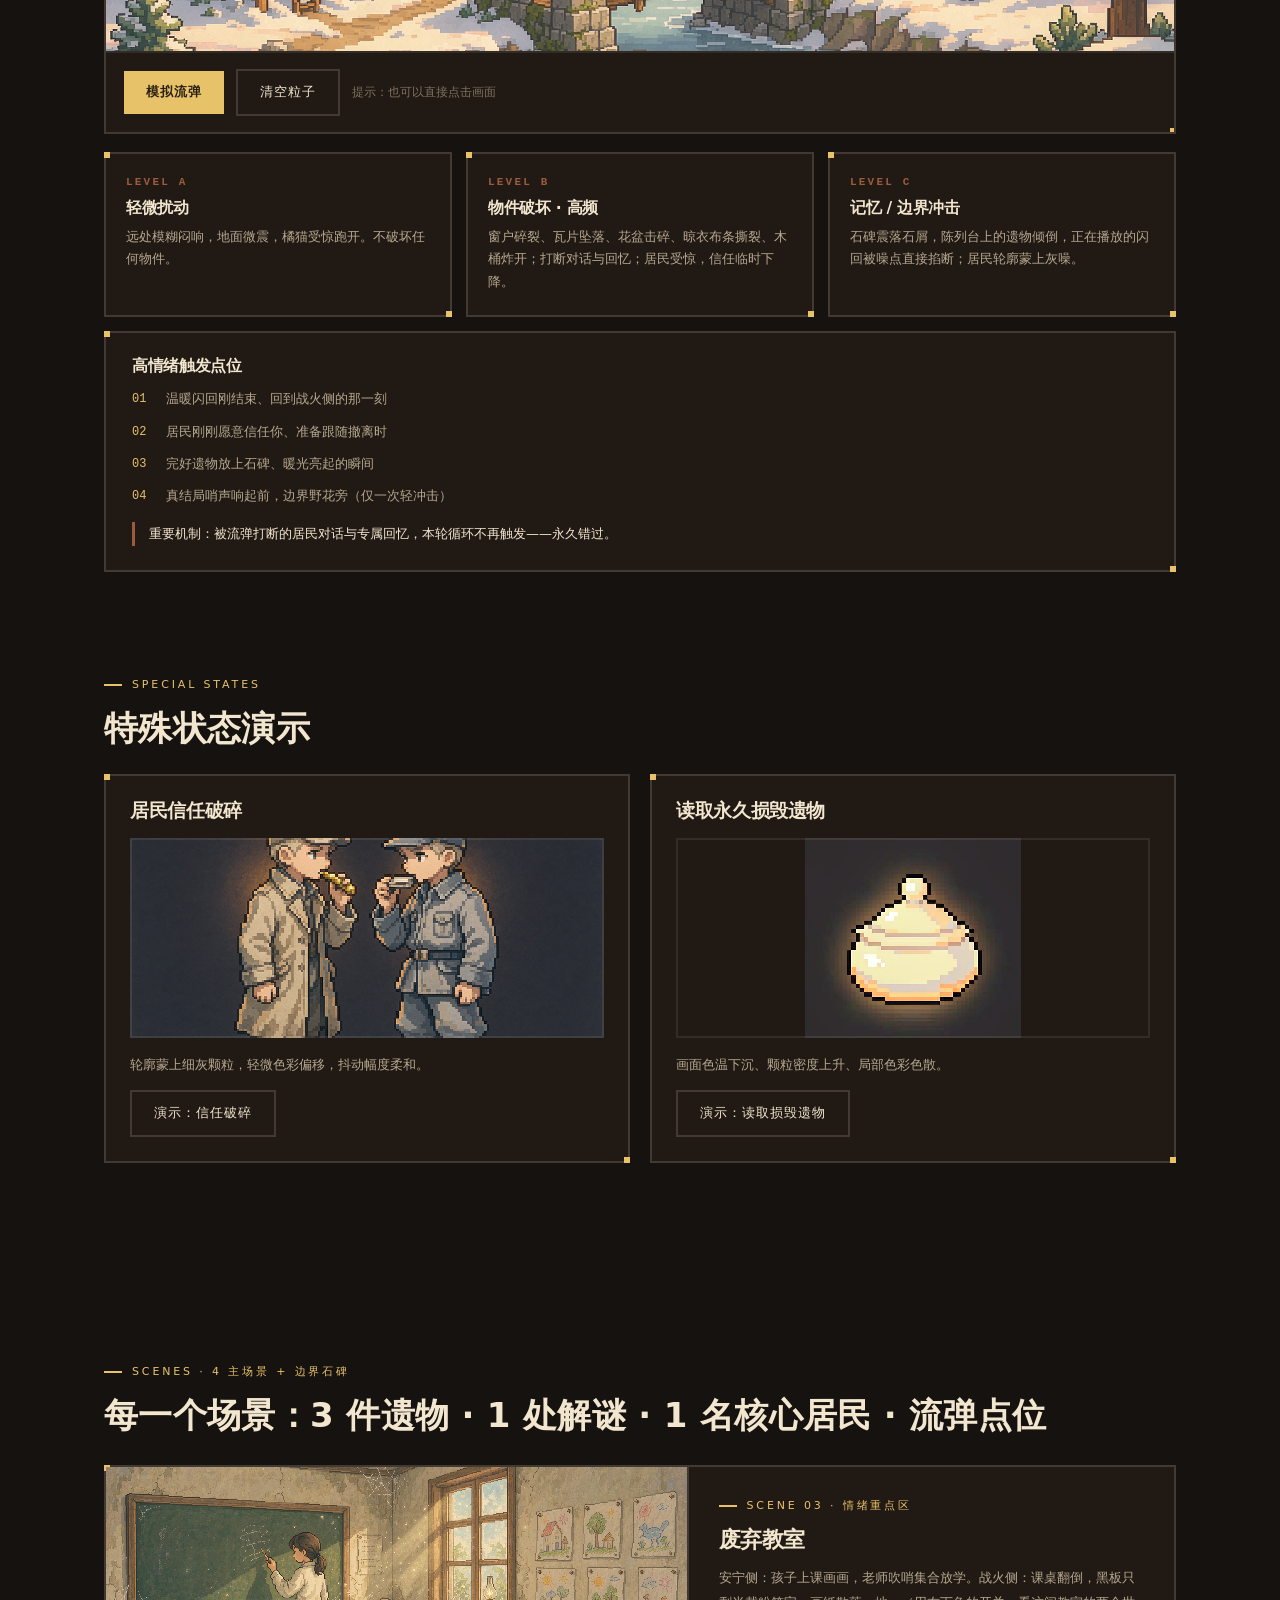
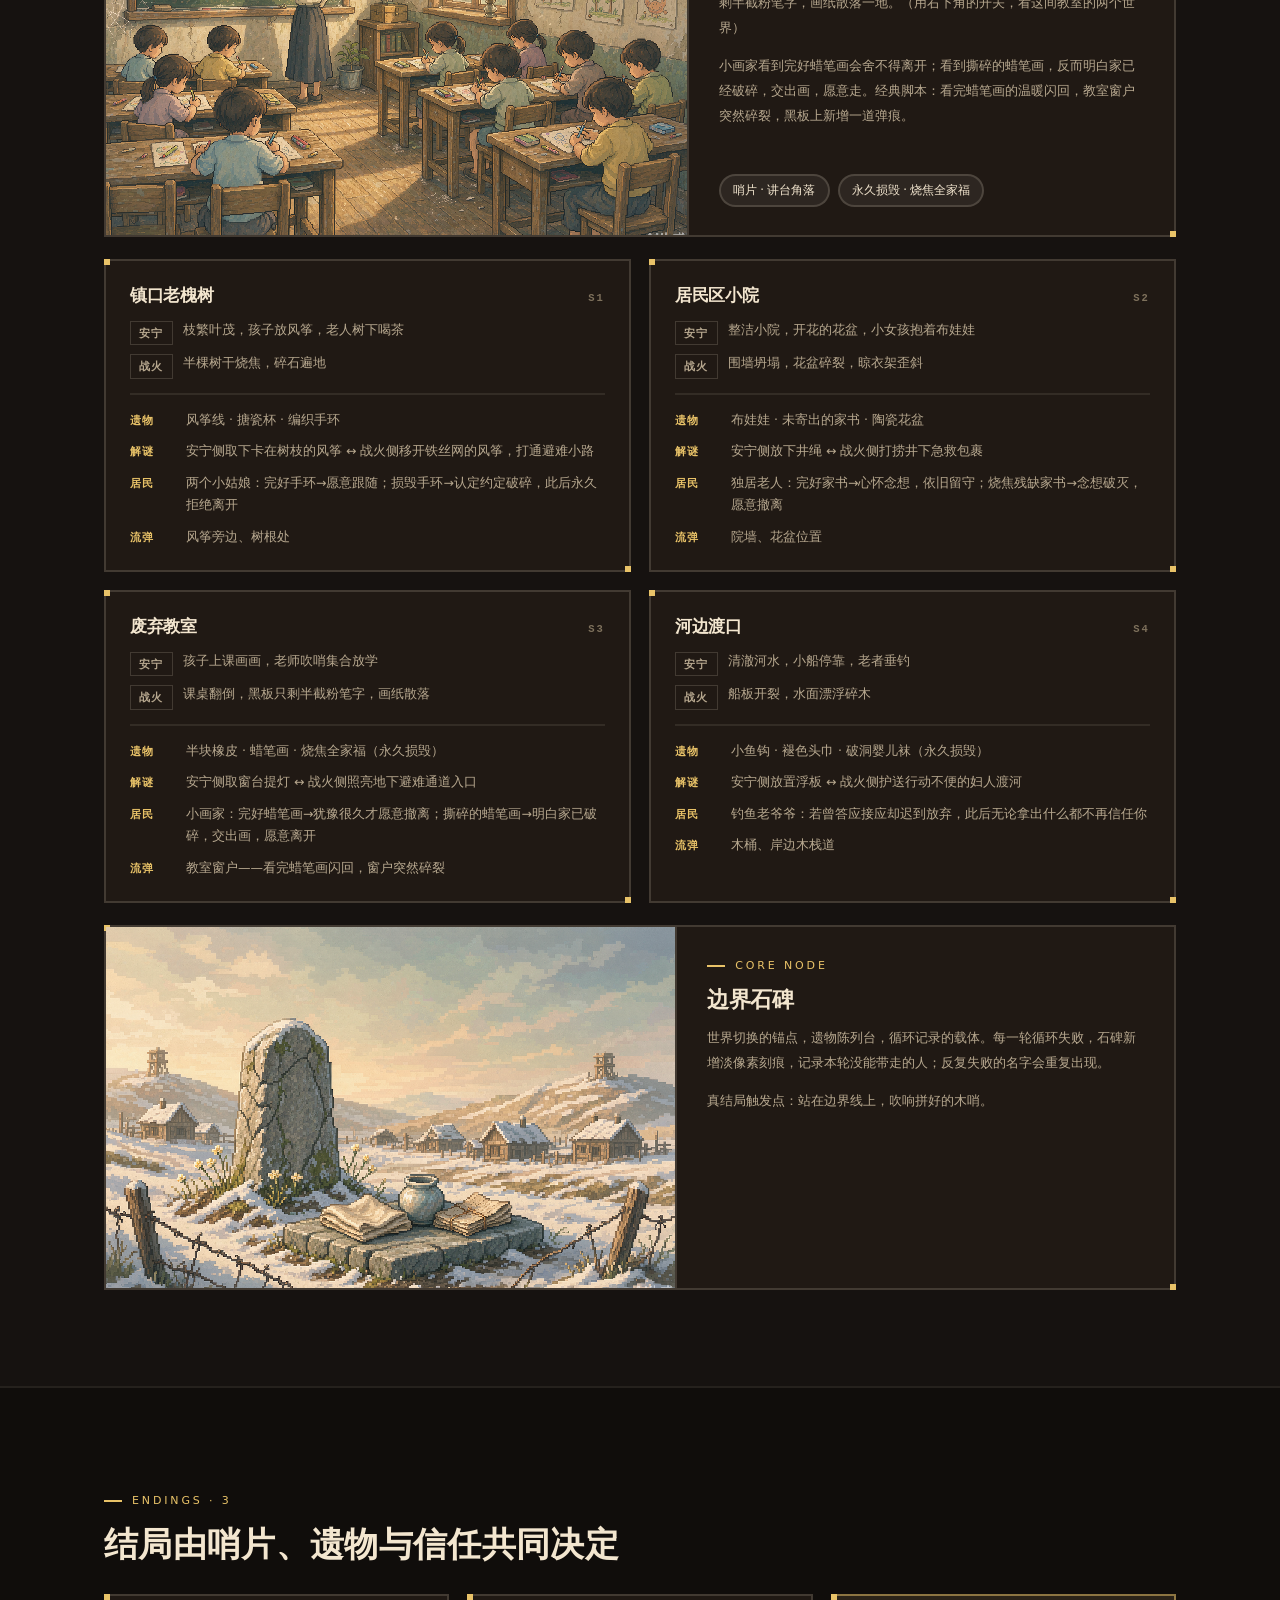
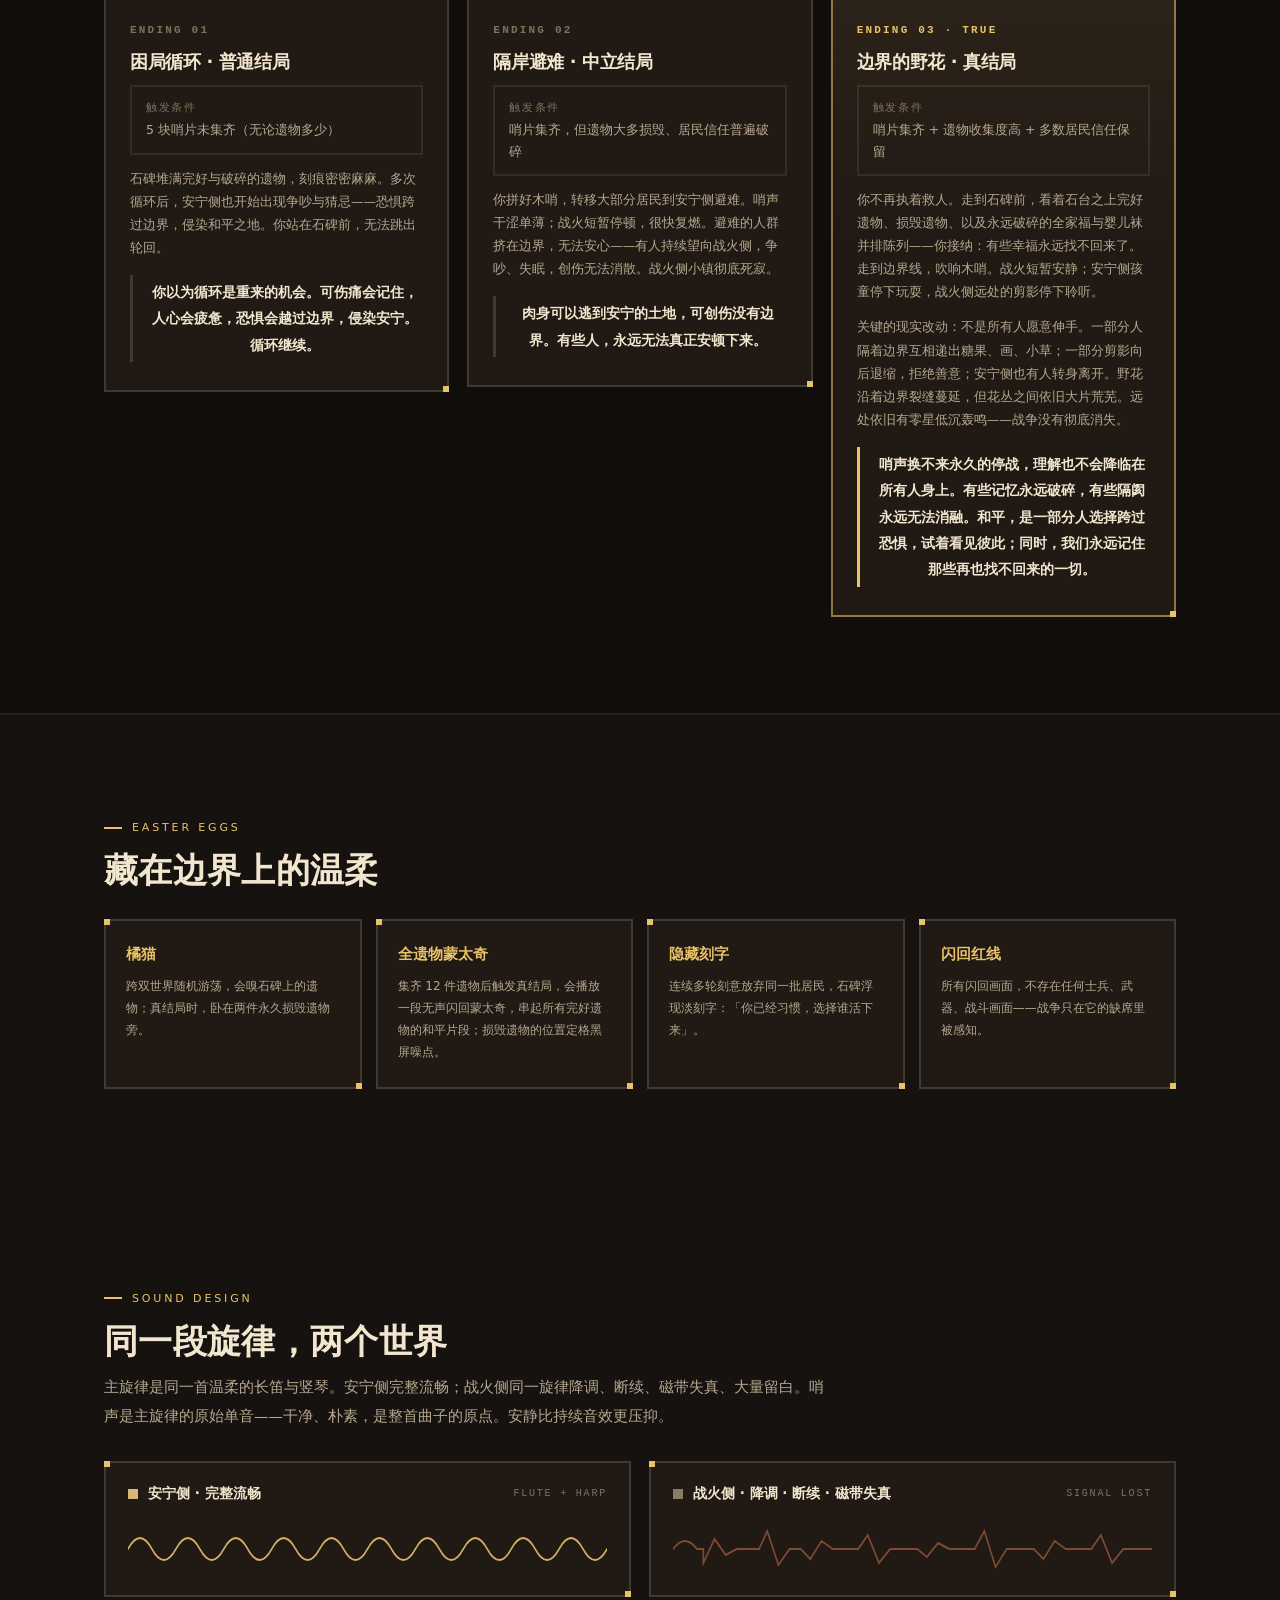
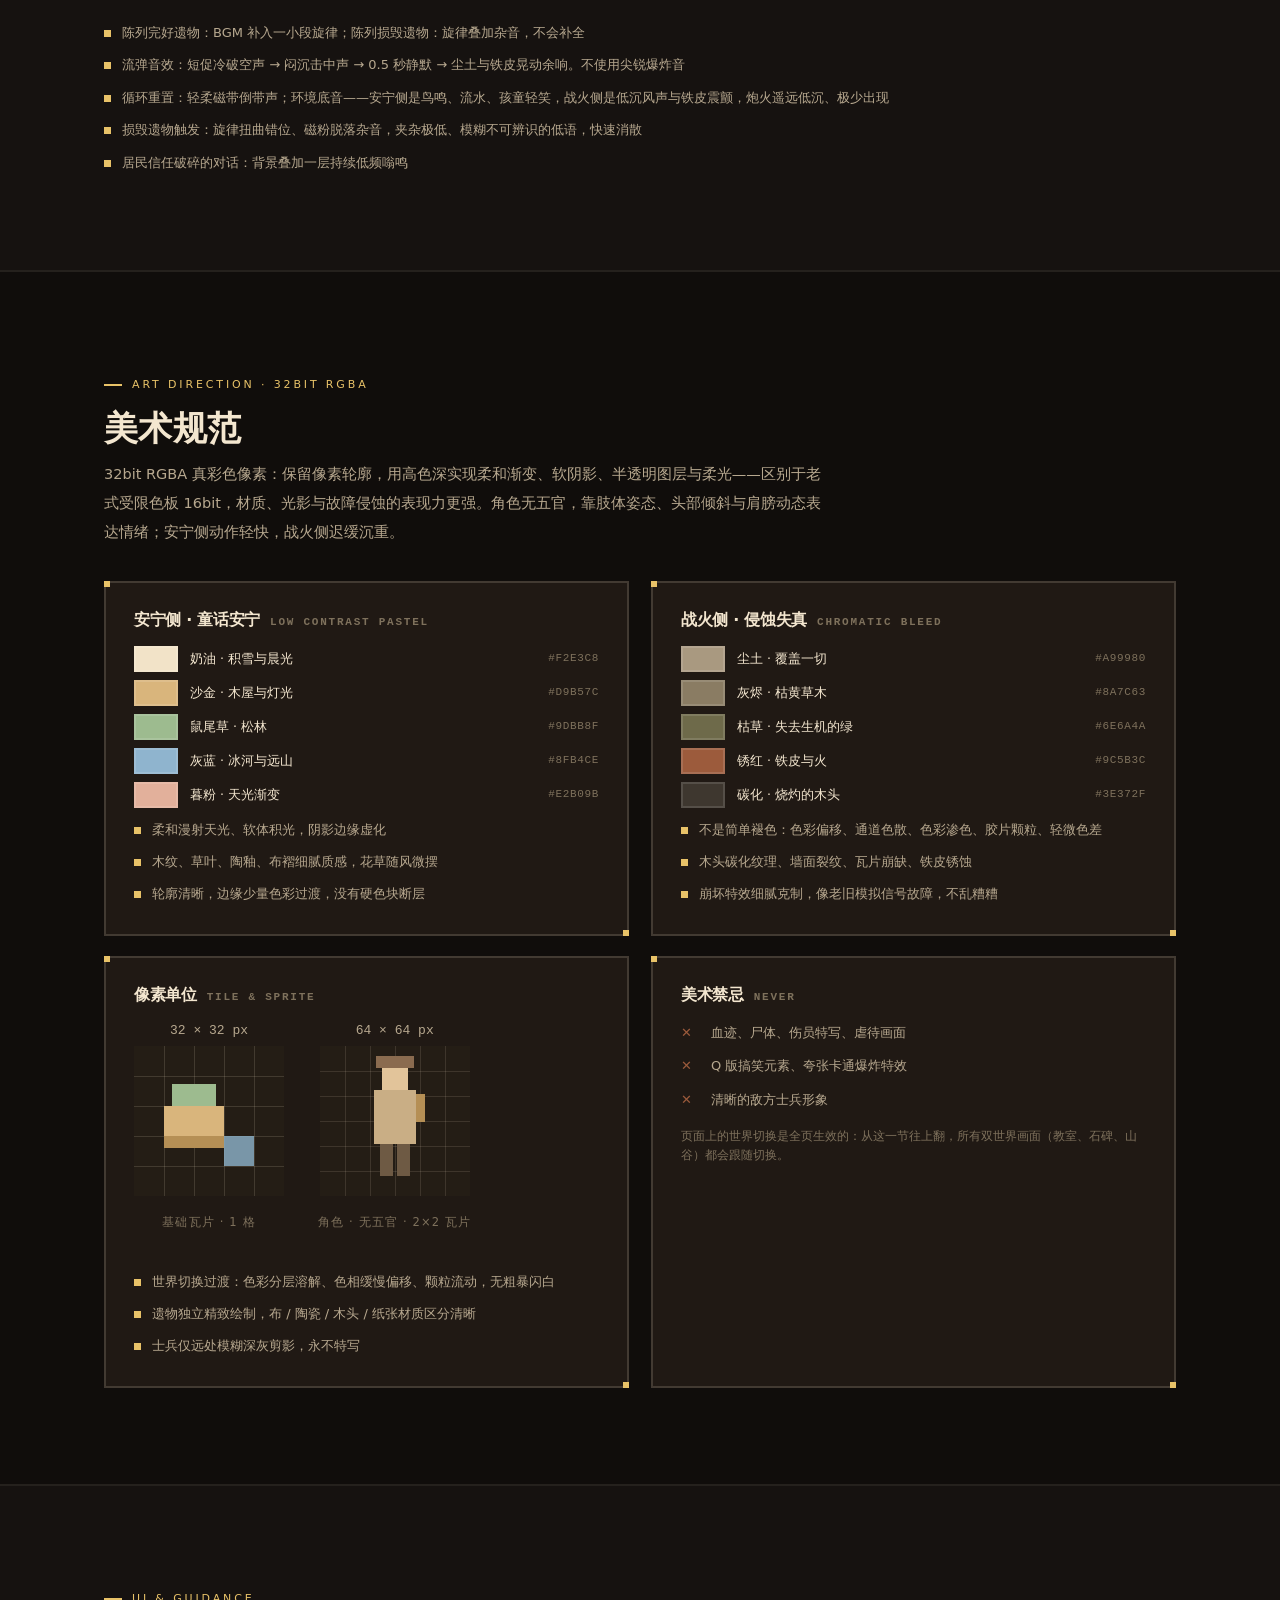
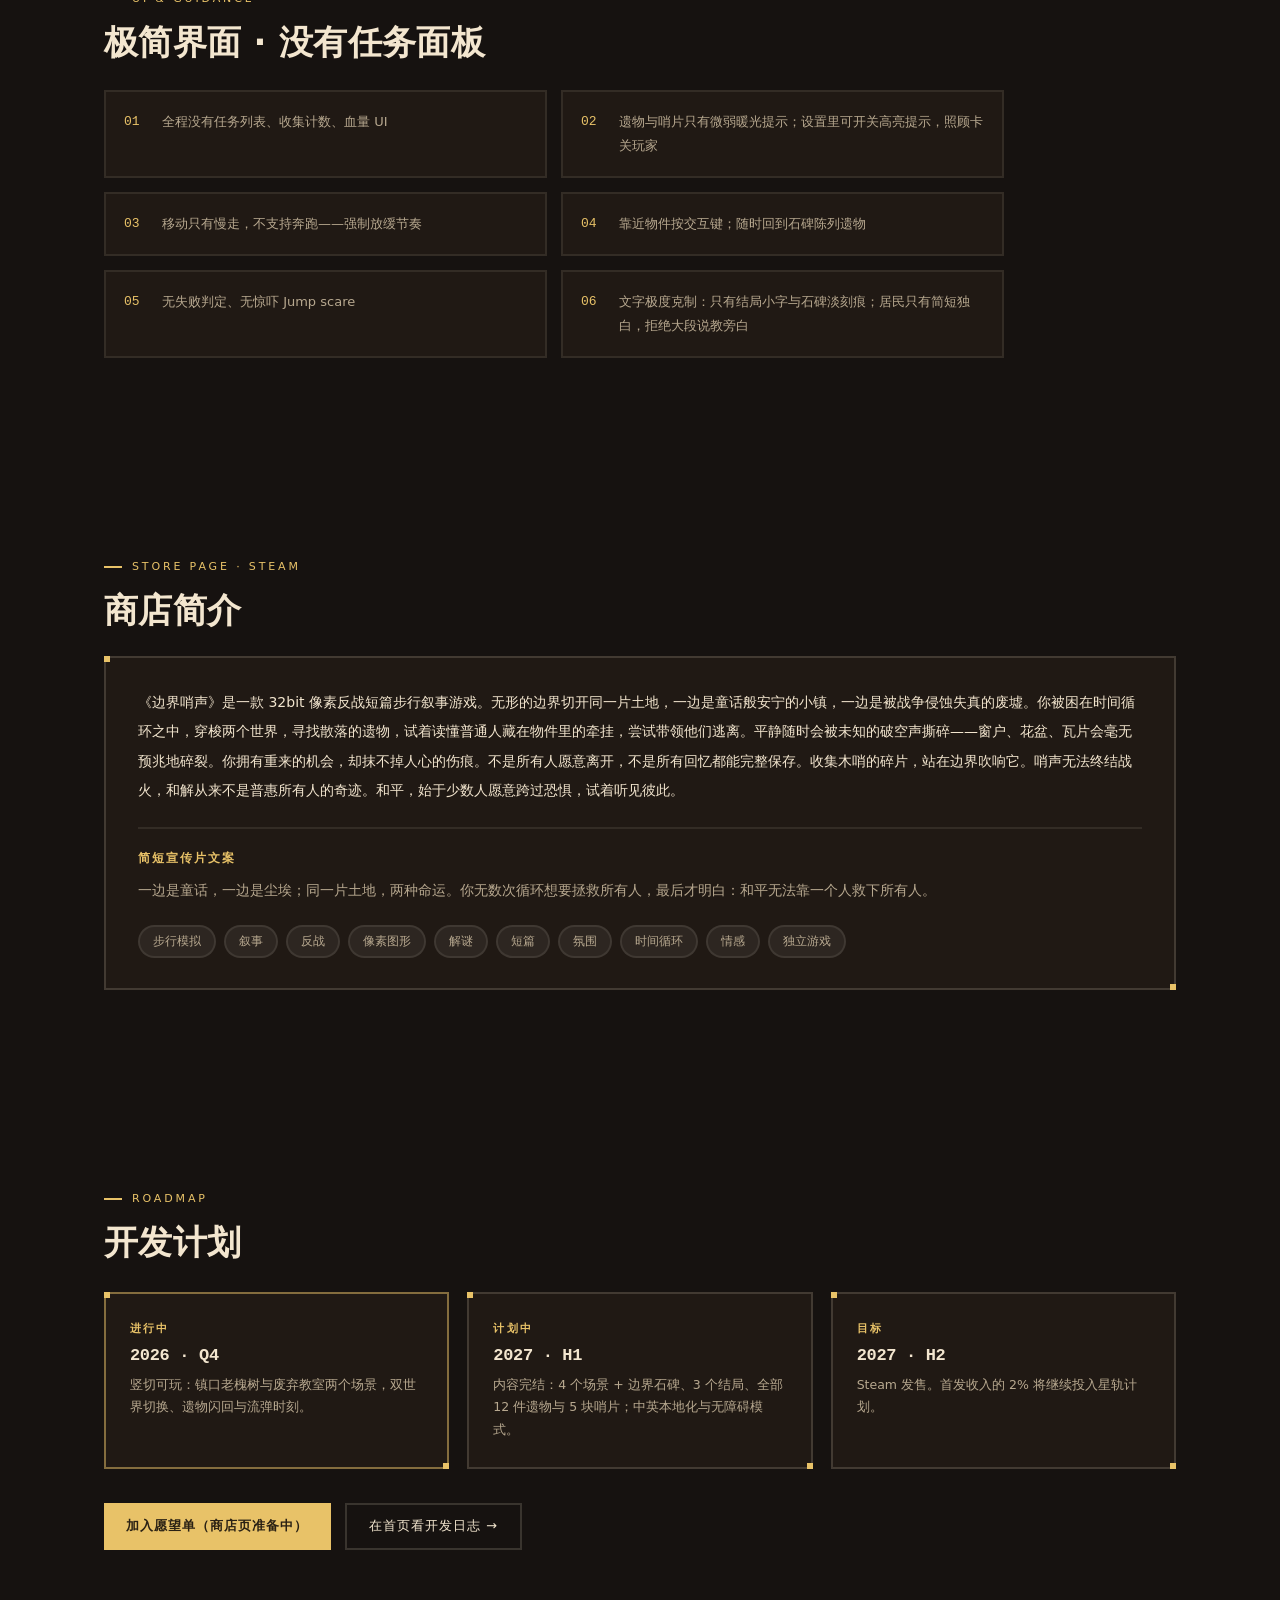
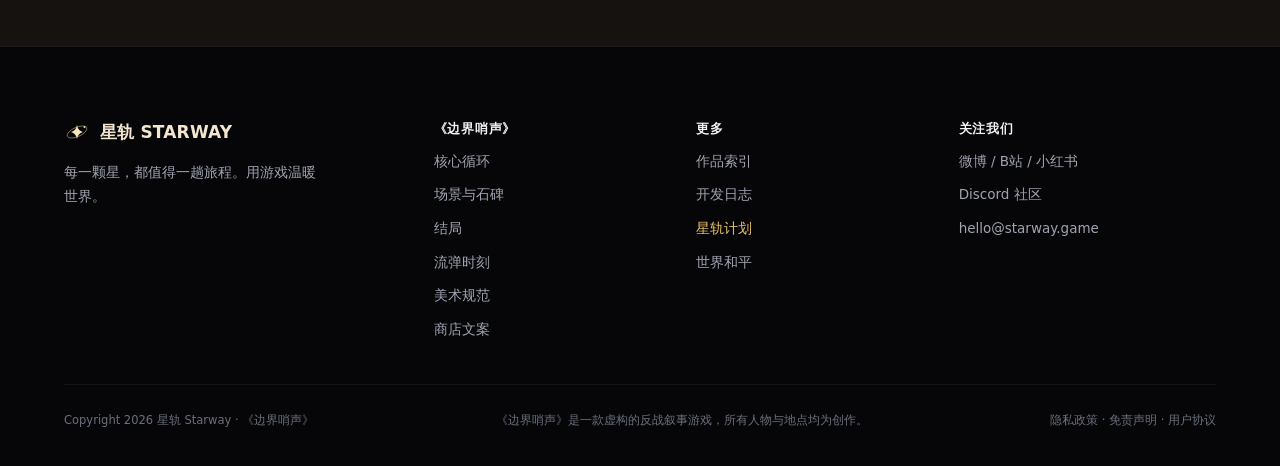
<file: border-whistle.html>
<!DOCTYPE html>
<html lang="zh-CN" data-lang="zh">
<head>
<meta charset="UTF-8">
<meta name="viewport" content="width=device-width, initial-scale=1">
<title>《边界哨声》BORDER WHISTLE · 游戏详情 · 星轨 STARWAY</title>
<meta name="description" content="《边界哨声》：32bit 像素反战短篇步行叙事游戏。双世界穿梭、遗物收集、时间循环与流弹时刻。35–45 分钟，无战斗、无击杀、无 BOSS。">
<link rel="stylesheet" href="assets/style.css">
<link rel="stylesheet" href="assets/bw.css">
<link rel="stylesheet" href="assets/a11y.css">
</head>
<body class="bw-page" data-page="games">

<div class="bw-grain" aria-hidden="true"></div>
<div class="bw-dissolve" id="bwDissolve" aria-hidden="true"></div>

<!-- ============ 导航 ============ -->
<header class="nav">
  <a class="brand" href="index.html">
    <svg viewBox="0 0 64 64" fill="none" xmlns="http://www.w3.org/2000/svg" aria-hidden="true"><defs><linearGradient id="swgbw1" x1="14" y1="10" x2="52" y2="56"><stop offset="0" stop-color="#F8E7B4"/><stop offset=".5" stop-color="#E8C268"/><stop offset="1" stop-color="#B07E33"/></linearGradient></defs><ellipse cx="32" cy="32" rx="26" ry="11.5" transform="rotate(-24 32 32)" stroke="url(#swgbw1)" stroke-width="2.2" opacity=".48"/><path d="M32 14.5 Q34.2 28 46.5 32 Q34.2 36 32 49.5 Q29.8 36 17.5 32 Q29.8 28 32 14.5 Z" fill="url(#swgbw1)"/><circle cx="50.5" cy="19.5" r="2.5" fill="#F8E7B4"/></svg>
    <span>星轨 STARWAY</span>
  </a>
  <nav class="nav-links">
    <a href="index.html" data-zh="首页" data-en="Home">首页</a>
    <a href="games.html" class="gold active" data-zh="我们的游戏" data-en="Games">我们的游戏</a>
    <a href="starway.html" class="gold" data-zh="星轨计划" data-en="Starway Project">星轨计划</a>
    <a href="peace.html" class="peace-link" data-zh="世界和平" data-en="World Peace">世界和平</a>
    <a href="minors.html" data-zh="未成年人模式" data-en="Minor Mode">未成年人模式</a>
  </nav>
  <div class="nav-right">
    <div class="lang-switch" role="group" aria-label="Language">
      <button type="button" data-lang="zh" class="on">中</button>
      <button type="button" data-lang="en">EN</button>
    </div>
    <a class="nav-cta" href="register.html" data-zh="实名注册 / 登录" data-en="Sign up / Log in">实名注册 / 登录</a>
  </div>
</header>

<!-- ============ Hero：双世界 ============ -->
<section class="bw-hero">
  <div class="bw-stack" aria-hidden="true">
    <img class="bw-peace-img" src="assets/img/bw-peace.png" alt="">
    <img class="bw-war-img" src="assets/img/bw-war.png" alt="">
  </div>
  <div class="bw-hero-inner bw-wrap">
    <div class="bw-kicker" data-zh="BORDER WHISTLE · 32BIT 像素 · 开发中 34%" data-en="BORDER WHISTLE · 32-BIT PIXEL · IN DEVELOPMENT 34%">BORDER WHISTLE · 32BIT 像素 · 开发中 34%</div>
    <h1 class="bw-title">《边界哨声》<small>BORDER&nbsp;WHISTLE</small></h1>
    <p class="bw-tagline" data-zh="边界分割同一片土地，遗物留住曾经的时光，哨声呼唤遥远的理解。"
       data-en="A border splits one land. Relics keep what time once held. A whistle calls for understanding across the divide.">边界分割同一片土地，遗物留住曾经的时光，哨声呼唤遥远的理解。</p>
    <div class="bw-tags">
      <span class="tag" data-zh="步行叙事" data-en="Walking sim">步行叙事</span>
      <span class="tag" data-zh="轻解谜" data-en="Light puzzle">轻解谜</span>
      <span class="tag" data-zh="时间循环" data-en="Time loop">时间循环</span>
      <span class="tag" data-zh="反战" data-en="Anti-war">反战</span>
      <span class="tag" data-zh="像素" data-en="Pixel art">像素</span>
    </div>
    <div class="bw-meta" data-zh="PC · Steam 优先 · 35–45 分钟 · 无战斗 · 无击杀 · 无 BOSS" data-en="PC · Steam first · 35–45 min · no combat · no kills · no boss">PC · Steam 优先 · 35–45 分钟 · 无战斗 · 无击杀 · 无 BOSS</div>
    <div class="bw-hero-actions">
      <a class="bw-btn" href="#loop" data-zh="看核心循环 ↓" data-en="Core loop ↓">看核心循环 ↓</a>
      <a class="bw-btn ghost" href="#fx" data-zh="试玩流弹时刻" data-en="Try the stray-shot demo">试玩流弹时刻</a>
    </div>
  </div>
  <div class="bw-world-switch">
    <span class="bw-switch-label" data-zh="世界切换 · 全页生效" data-en="WORLD SWITCH · WHOLE PAGE">世界切换 · 全页生效</span>
    <div class="bw-switch" role="group" aria-label="World switch">
      <button type="button" data-world-btn="peace" class="on-peace" data-zh="安宁" data-en="Peace">安宁</button>
      <button type="button" data-world-btn="war" data-zh="战火" data-en="War">战火</button>
    </div>
  </div>
</section>

<!-- 滚动后出现的迷你世界切换 -->
<div class="bw-fab" id="bwFab" hidden>
  <div class="bw-switch" role="group" aria-label="World switch">
    <button type="button" data-world-btn="peace" class="on-peace" data-zh="安宁" data-en="Peace">安宁</button>
    <button type="button" data-world-btn="war" data-zh="战火" data-en="War">战火</button>
  </div>
</div>

<!-- ============ 核心主题 ============ -->
<section class="bw-statement bw-section">
  <div class="bw-wrap">
    <div class="bw-kicker" data-zh="THE THEME" data-en="THE THEME">THE THEME</div>
    <blockquote data-zh="我们不断循环，想要跨越边界拯救所有人；直到读懂一件件遗物才明白：和平不是抹去伤痛，而是记住那些平凡的幸福，并愿意隔着隔阂听见彼此——但这份理解，永远无法强求所有人。"
                data-en="We loop again and again, trying to save everyone across the border — until, relic by relic, we finally understand: peace is not erasing the pain. It is remembering the ordinary happiness, and choosing to hear each other across the divide. And that understanding can never be forced on everyone.">我们不断循环，想要跨越边界拯救所有人；直到读懂一件件遗物才明白：和平不是抹去伤痛，而是记住那些平凡的幸福，并愿意隔着隔阂听见彼此——但这份理解，永远无法强求所有人。</blockquote>
    <p class="bw-note" data-zh="《边界哨声》反对的是战争本身，不是任何一群人。没有 BOSS，没有可以消灭的敌人——战争是一股持续侵蚀家园的力量。这份心情，也写在《世界和平》页。"
       data-en="Border Whistle opposes war itself, not any group of people. There is no boss and no enemy to defeat — war is a force that keeps eroding home. This wish continues on our “World Peace” page.">《边界哨声》反对的是战争本身，不是任何一群人。没有 BOSS，没有可以消灭的敌人——战争是一股持续侵蚀家园的力量。这份心情，也写在《世界和平》页。</p>
    <div style="text-align:center"><a class="bw-btn ghost" href="peace.html" data-zh="去《世界和平》页 →" data-en="Visit “World Peace” →">去《世界和平》页 →</a></div>
  </div>
</section>

<!-- ============ 四条红线 ============ -->
<section class="bw-section">
  <div class="bw-wrap">
    <div class="bw-kicker" data-zh="RED LINES · 全程遵守" data-en="RED LINES · ALWAYS HELD">RED LINES · 全程遵守</div>
    <h2 class="bw-h2" data-zh="这个游戏不会对你做的四件事" data-en="Four things this game will never do">这个游戏不会对你做的四件事</h2>
    <div class="bw-redline">
      <div class="px-card rl"><b class="num">01</b><h3 data-zh="没有血腥" data-en="No gore">没有血腥</h3><p data-zh="刀感来自留白、遗憾与信任破碎。没有尸体、血腥特写、残肢与猎奇画面。"
         data-en="The ache comes from silence, regret and broken trust. No corpses, no gore close-ups, no mutilation, no shock imagery.">刀感来自留白、遗憾与信任破碎。没有尸体、血腥特写、残肢与猎奇画面。</p></div>
      <div class="px-card rl"><b class="num">02</b><h3 data-zh="没有反派" data-en="No villain">没有反派</h3><p data-zh="不塑造单一反派阵营。士兵只是远处的模糊剪影——批判的是战争，不是某一群人。"
         data-en="No villain faction. Soldiers are distant blurred silhouettes — we indict war, not people.">不塑造单一反派阵营。士兵只是远处的模糊剪影——批判的是战争，不是某一群人。</p></div>
      <div class="px-card rl"><b class="num">03</b><h3 data-zh="你不会死" data-en="You cannot die">你不会死</h3><p data-zh="流弹只破坏环境、打断叙事、冲击情绪。玩家不会受伤、不会死亡、没有血条。"
         data-en="Stray shots break the environment and the narrative — never you. No damage, no death, no health bar.">流弹只破坏环境、打断叙事、冲击情绪。玩家不会受伤、不会死亡、没有血条。</p></div>
      <div class="px-card rl"><b class="num">04</b><h3 data-zh="没有奇迹" data-en="No miracle">没有奇迹</h3><p data-zh="没有完美结局，没有一键终止战争的魔法。和平是艰难、局部、需要彼此尝试理解的选择。"
         data-en="No perfect ending, no magic button to end the war. Peace is hard, partial, and a choice to keep trying to understand.">没有完美结局，没有一键终止战争的魔法。和平是艰难、局部、需要彼此尝试理解的选择。</p></div>
    </div>
  </div>
</section>

<!-- ============ 核心循环 ============ -->
<section class="bw-section" id="loop">
  <div class="bw-wrap">
    <div class="bw-kicker" data-zh="CORE LOOP" data-en="CORE LOOP">CORE LOOP</div>
    <h2 class="bw-h2" data-zh="一轮循环里，你会做的事" data-en="What you do in one loop">一轮循环里，你会做的事</h2>
    <p class="bw-lead" data-zh="你扮演一名无名少年。小镇被无形边界分割为「安宁侧」与「战火侧」，你可以在边界石碑切换两个世界。当炮火吞没小镇核心，时间回到开战前一小时——循环开始。单轮之内完全自由，没有强制顺序。"
       data-en="You play a nameless teenager. An invisible border splits the town into a Peace side and a War side; the boundary stone lets you switch between them. When shellfire swallows the town core, time rewinds to one hour before the war — and the loop begins. Each loop is fully free, with no required order.">你扮演一名无名少年。小镇被无形边界分割为「安宁侧」与「战火侧」，你可以在边界石碑切换两个世界。当炮火吞没小镇核心，时间回到开战前一小时——循环开始。单轮之内完全自由，没有强制顺序。</p>
    <div class="bw-steps">
      <div class="px-card st"><b class="num">01</b><h3 data-zh="穿梭" data-en="Traverse">穿梭</h3><p data-zh="在边界石碑切换双世界，用两侧状态差异完成对照解谜，打通转移通路、运送物资。"
         data-en="Switch worlds at the stone; solve contrast puzzles from the two states' differences to open escape routes and move supplies.">在边界石碑切换双世界，用两侧状态差异完成对照解谜，打通转移通路、运送物资。</p></div>
      <div class="px-card st"><b class="num">02</b><h3 data-zh="寻物" data-en="Search">寻物</h3><p data-zh="搜寻 12 件遗物，解锁战前日常闪回，试着读懂居民藏在物件里的执念。"
         data-en="Find 12 relics, unlock flashbacks of ordinary days before the war, and read the attachments townsfolk hide in objects.">搜寻 12 件遗物，解锁战前日常闪回，试着读懂居民藏在物件里的执念。</p></div>
      <div class="px-card st"><b class="num">03</b><h3 data-zh="劝说" data-en="Persuade">劝说</h3><p data-zh="带着读懂的牵挂去劝说居民前往避难所——不是所有人都会跟你走，有些人无论如何都不离开。"
         data-en="Use what you've understood to persuade residents toward the shelter — not everyone will come; some will never leave.">带着读懂的牵挂去劝说居民前往避难所——不是所有人都会跟你走，有些人无论如何都不离开。</p></div>
      <div class="px-card st"><b class="num">04</b><h3 data-zh="集哨" data-en="Assemble">集哨</h3><p data-zh="找齐 5 块哨片，拼合木哨。它是跳出循环、解锁真结局的唯一钥匙。"
         data-en="Collect 5 whistle fragments and assemble the wooden whistle — the only key out of the loop, and to the true ending.">找齐 5 块哨片，拼合木哨。它是跳出循环、解锁真结局的唯一钥匙。</p></div>
      <div class="px-card st"><b class="num">05</b><h3 data-zh="铭记" data-en="Remember">铭记</h3><p data-zh="随时回到石碑，把遗物陈列在石台之上。它们永久保存，不受循环重置影响，成为记忆纪念碑。"
         data-en="Return to the stone any time and lay relics on its slab. They persist across loops — a monument of memory.">随时回到石碑，把遗物陈列在石台之上。它们永久保存，不受循环重置影响，成为记忆纪念碑。</p></div>
    </div>
    <div class="bw-strip">
      <div class="cell"><b>35–45<small data-zh="分钟" data-en="min">分钟</small></b><span data-zh="单周目时长" data-en="One playthrough">单周目时长</span></div>
      <div class="cell"><b>4+1</b><span data-zh="主场景 + 边界石碑" data-en="Scenes + boundary stone">主场景 + 边界石碑</span></div>
      <div class="cell"><b>12</b><span data-zh="件遗物" data-en="Relics">件遗物</span></div>
      <div class="cell"><b>5</b><span data-zh="块哨片" data-en="Whistle fragments">块哨片</span></div>
      <div class="cell"><b class="gold">0</b><span data-zh="次战斗与击杀" data-en="Combats & kills">次战斗与击杀</span></div>
    </div>
  </div>
</section>

<!-- ============ 系统 1 · 双世界穿梭 ============ -->
<section class="bw-section" id="worlds">
  <div class="bw-wrap">
    <div class="bw-kicker" data-zh="SYSTEM 01" data-en="SYSTEM 01">SYSTEM 01</div>
    <h2 class="bw-h2" data-zh="双世界边界穿梭" data-en="Crossing the two worlds">双世界边界穿梭</h2>
    <p class="bw-lead" data-zh="安宁侧与战火侧共用同一套瓦片集——战火侧不是另一张地图，而是安宁侧被侵蚀变形后的样子。解谜全部来自「同一场景、两种状态」的对照。"
       data-en="Both sides share one tileset — the War side is not another map, it is the Peace side eroded. Every puzzle comes from comparing one place in two states.">安宁侧与战火侧共用同一套瓦片集——战火侧不是另一张地图，而是安宁侧被侵蚀变形后的样子。解谜全部来自「同一场景、两种状态」的对照。</p>
    <div class="bw-worlds" style="margin-top:30px">
      <div class="px-card bw-world-card peace">
        <img src="assets/img/bw-peace.png" alt="安宁侧场景" loading="lazy">
        <div class="cap"><b><span class="tone"></span><span data-zh="安宁侧 · 童话安宁" data-en="Peace side · storybook calm">安宁侧 · 童话安宁</span></b><span data-zh="低对比柔彩色，漫射天光，花草随风微摆" data-en="Low-contrast pastels, diffuse light, plants swaying gently">低对比柔彩色，漫射天光，花草随风微摆</span></div>
      </div>
      <div class="px-card bw-world-card warc">
        <img src="assets/img/bw-war.png" alt="战火侧场景" loading="lazy">
        <div class="cap"><b><span class="tone"></span><span data-zh="战火侧 · 侵蚀失真" data-en="War side · erosion">战火侧 · 侵蚀失真</span></b><span data-zh="枯黄发灰、碳化、锈蚀、通道色散——同一片土地" data-en="Withered grey, char, rust, chromatic bleed — the same land">枯黄发灰、碳化、锈蚀、通道色散——同一片土地</span></div>
      </div>
    </div>
    <div class="px-card bw-puzzle">
      <h3><span data-zh="对照解谜 · 示例" data-en="Contrast puzzle · example">对照解谜 · 示例</span><span class="bw-mono">THE WELL ROPE</span></h3>
      <ol>
        <li><span data-zh="安宁侧：井绳完好，井口敞开。" data-en="Peace side: the well rope is intact, the mouth open.">安宁侧：井绳完好，井口敞开。</span></li>
        <li><span data-zh="战火侧：井口被碎石掩埋，绳索从缝隙里露出来。" data-en="War side: the mouth is buried in rubble, the rope poking through a gap.">战火侧：井口被碎石掩埋，绳索从缝隙里露出来。</span></li>
        <li><span data-zh="两侧对照交互——安宁侧放下绳索，战火侧就能拉出井下的急救包裹。" data-en="Interact across states — drop the rope on the Peace side, and pull the first-aid kit out of the well on the War side.">两侧对照交互——安宁侧放下绳索，战火侧就能拉出井下的急救包裹。</span></li>
      </ol>
    </div>
  </div>
</section>

<!-- ============ 系统 2 · 遗物 ============ -->
<section class="bw-section" id="relics">
  <div class="bw-wrap">
    <div class="bw-kicker" data-zh="SYSTEM 02" data-en="SYSTEM 02">SYSTEM 02</div>
    <h2 class="bw-h2" data-zh="遗物 · 12 件，2 件永远找不回" data-en="Relics · 12 items, 2 lost forever">遗物 · 12 件，2 件永远找不回</h2>
    <p class="bw-lead" data-zh="10 件普通遗物随机刷新完好或损毁状态；另有 2 件固定永久损毁遗物——烧焦的全家福、破了洞的婴儿袜——永远刷不出完好版本，没有完整温暖闪回。"
       data-en="10 ordinary relics spawn randomly intact or damaged. Two fixed relics — a scorched family photo and a torn baby sock — are permanently ruined, with no intact version and no warm flashback.">10 件普通遗物随机刷新完好或损毁状态；另有 2 件固定永久损毁遗物——烧焦的全家福、破了洞的婴儿袜——永远刷不出完好版本，没有完整温暖闪回。</p>
    <div class="bw-relicmap">
      <div class="px-card rm-col">
        <h4><span data-zh="镇口老槐树" data-en="Old locust tree">镇口老槐树</span><span class="bw-mono">S1</span></h4>
        <ul>
          <li><span data-zh="风筝线" data-en="Kite string">风筝线</span></li>
          <li><span data-zh="搪瓷杯" data-en="Enamel cup">搪瓷杯</span></li>
          <li><span data-zh="编织手环" data-en="Woven bracelet">编织手环</span></li>
        </ul>
      </div>
      <div class="px-card rm-col">
        <h4><span data-zh="居民区小院" data-en="Family courtyard">居民区小院</span><span class="bw-mono">S2</span></h4>
        <ul>
          <li><span data-zh="布娃娃" data-en="Cloth doll">布娃娃</span></li>
          <li><span data-zh="未寄出的家书" data-en="Unsent letter">未寄出的家书</span></li>
          <li><span data-zh="陶瓷花盆" data-en="Ceramic flowerpot">陶瓷花盆</span></li>
        </ul>
      </div>
      <div class="px-card rm-col">
        <h4><span data-zh="废弃教室" data-en="Abandoned classroom">废弃教室</span><span class="bw-mono">S3</span></h4>
        <ul>
          <li><span data-zh="半块橡皮" data-en="Half an eraser">半块橡皮</span></li>
          <li><span data-zh="蜡笔画" data-en="Crayon drawing">蜡笔画</span></li>
          <li class="perm"><span data-zh="烧焦全家福" data-en="Scorched family photo">烧焦全家福</span><em class="perm-tag" data-zh="永久损毁" data-en="PERMANENTLY LOST">永久损毁</em></li>
        </ul>
      </div>
      <div class="px-card rm-col">
        <h4><span data-zh="河边渡口" data-en="River ferry">河边渡口</span><span class="bw-mono">S4</span></h4>
        <ul>
          <li><span data-zh="小鱼钩" data-en="Little fish hook">小鱼钩</span></li>
          <li><span data-zh="褪色头巾" data-en="Faded headscarf">褪色头巾</span></li>
          <li class="perm"><span data-zh="破洞婴儿袜" data-en="Torn baby sock">破洞婴儿袜</span><em class="perm-tag" data-zh="永久损毁" data-en="PERMANENTLY LOST">永久损毁</em></li>
        </ul>
      </div>
    </div>
    <ul class="spec-notes" style="margin-top:22px;max-width:760px">
      <li data-zh="完好遗物：触发温暖日常闪回，居民看见后更容易放下心结，提升信任" data-en="Intact: warm everyday flashback; residents soften and trust grows">完好遗物：触发温暖日常闪回，居民看见后更容易放下心结，提升信任</li>
      <li data-zh="损毁遗物：闪回变成噪点黑屏、旋律扭曲；居民容易崩溃、拒绝沟通，甚至永久失去说服机会" data-en="Damaged: flashback turns to static black; residents may break down and the branch may lock forever">损毁遗物：闪回变成噪点黑屏、旋律扭曲；居民容易崩溃、拒绝沟通，甚至永久失去说服机会</li>
      <li data-zh="所有闪回只有和平日常——没有枪炮、冲突、士兵。战争是缺席的掠夺者" data-en="All flashbacks are peaceful everyday scenes — no guns, no conflict, no soldiers. War is the absent plunderer">所有闪回只有和平日常——没有枪炮、冲突、士兵。战争是缺席的掠夺者</li>
      <li data-zh="陈列在石碑上的遗物永久保存，构成记忆纪念碑，影响结局画面细节" data-en="Relics laid on the stone persist forever, forming a memory monument that shapes the ending screen">陈列在石碑上的遗物永久保存，构成记忆纪念碑，影响结局画面细节</li>
    </ul>
    <div class="bw-relics" style="margin-top:40px">
      <div class="px-card bw-relic" role="button" tabindex="0">
        <figure><img src="assets/img/relic-banner.png" alt="布料遗物" loading="lazy"></figure>
        <h3 data-zh="编织手环" data-en="Woven bracelet">编织手环</h3>
        <span class="mat" data-zh="布 · 编织" data-en="CLOTH · WOVEN">布 · 编织</span>
        <span class="st" data-zh="完好 · 点击查看损毁" data-en="Intact · click to damage">完好 · 点击查看损毁</span>
      </div>
      <div class="px-card bw-relic" role="button" tabindex="0">
        <figure><img src="assets/img/relic-jar.png" alt="陶瓷遗物" loading="lazy"></figure>
        <h3 data-zh="陶瓷花盆" data-en="Ceramic flowerpot">陶瓷花盆</h3>
        <span class="mat" data-zh="陶瓷 · 釉面" data-en="CERAMIC · GLAZED">陶瓷 · 釉面</span>
        <span class="st" data-zh="完好 · 点击查看损毁" data-en="Intact · click to damage">完好 · 点击查看损毁</span>
      </div>
      <div class="px-card bw-relic" role="button" tabindex="0">
        <figure><img src="assets/img/relic-whistle.png" alt="木头遗物" loading="lazy"></figure>
        <h3 data-zh="木哨（拼合后）" data-en="Wooden whistle (assembled)">木哨（拼合后）</h3>
        <span class="mat" data-zh="木头 · 雕刻" data-en="WOOD · CARVED">木头 · 雕刻</span>
        <span class="st" data-zh="完好 · 点击查看损毁" data-en="Intact · click to damage">完好 · 点击查看损毁</span>
      </div>
      <div class="px-card bw-relic" role="button" tabindex="0">
        <figure><img src="assets/img/relic-letters.png" alt="纸张遗物" loading="lazy"></figure>
        <h3 data-zh="未寄出的家书" data-en="Unsent letter">未寄出的家书</h3>
        <span class="mat" data-zh="纸张 · 麻绳" data-en="PAPER · TWINE">纸张 · 麻绳</span>
        <span class="st" data-zh="完好 · 点击查看损毁" data-en="Intact · click to damage">完好 · 点击查看损毁</span>
      </div>
    </div>
    <p class="bw-fx-hint" style="margin-top:14px" data-zh="↑ 材质示例：点击任意一件，切换完好（径向暖柔光）与损毁（暗沉灰调漫光、边缘烟尘与色散）两种状态。"
       data-en="↑ Material samples: click any relic to toggle intact (warm radial glow) and damaged (dull grey haze, ash and dispersion).">↑ 材质示例：点击任意一件，切换完好（径向暖柔光）与损毁（暗沉灰调漫光、边缘烟尘与色散）两种状态。</p>
  </div>
</section>

<!-- ============ 系统 3 · 哨片 ============ -->
<section class="bw-section" id="pieces">
  <div class="bw-wrap">
    <div class="bw-kicker" data-zh="SYSTEM 03" data-en="SYSTEM 03">SYSTEM 03</div>
    <h2 class="bw-h2" data-zh="哨片 · 拼合木哨" data-en="Whistle fragments · assemble the whistle">哨片 · 拼合木哨</h2>
    <p class="bw-lead" data-zh="哨片与遗物相互独立，是主线道具：集齐 5 块自动拼合木哨。哨子只能在边界线上吹响——站在两个世界之间，吹响整首曲子的原点。"
       data-en="Whistle fragments are separate from relics — they are the main-line items. Collect all 5 and the wooden whistle assembles itself. It can only be sounded on the boundary line — standing between the two worlds, playing the first note of the whole melody.">哨片与遗物相互独立，是主线道具：集齐 5 块自动拼合木哨。哨子只能在边界线上吹响——站在两个世界之间，吹响整首曲子的原点。</p>
    <div class="bw-pieces">
      <div class="px-card piece got"><b>01</b><span data-zh="教室 · 讲台角落" data-en="Classroom · podium corner">教室 · 讲台角落</span></div>
      <div class="px-card piece"><b>02</b><span>？？？</span></div>
      <div class="px-card piece"><b>03</b><span>？？？</span></div>
      <div class="px-card piece"><b>04</b><span>？？？</span></div>
      <div class="px-card piece"><b>05</b><span>？？？</span></div>
    </div>
  </div>
</section>

<!-- ============ 系统 4 · 循环与信任 ============ -->
<section class="bw-section" id="cycle">
  <div class="bw-wrap">
    <div class="bw-kicker" data-zh="SYSTEM 04" data-en="SYSTEM 04">SYSTEM 04</div>
    <h2 class="bw-h2" data-zh="时间循环 · 信任不会重置" data-en="Time loop · trust never resets">时间循环 · 信任不会重置</h2>
    <div class="bw-cycle-grid">
      <div>
        <ul class="spec-notes">
          <li><span data-zh="触发：炮火抵达小镇核心，时间回到开战前一小时" data-en="Trigger: shellfire reaches the town core; time rewinds one hour before the war">触发：炮火抵达小镇核心，时间回到开战前一小时</span></li>
          <li><span data-zh="单轮 = 游戏内 1 小时，自由行动，没有强制倒计时 UI" data-en="One loop = one in-game hour, fully free, no forced countdown UI">单轮 = 游戏内 1 小时，自由行动，没有强制倒计时 UI</span></li>
          <li><span data-zh="遗物与哨片跨循环保留；居民的恐惧、失望与创伤记忆不会清零" data-en="Relics and fragments persist; the residents' fear, disappointment and trauma never reset">遗物与哨片跨循环保留；居民的恐惧、失望与创伤记忆不会清零</span></li>
          <li><span data-zh="本轮没能接应的人，下一轮信任降低；多次失败后永久拒绝跟随" data-en="Miss an appointment and trust drops next loop; fail repeatedly and they refuse forever">本轮没能接应的人，下一轮信任降低；多次失败后永久拒绝跟随</span></li>
          <li><span data-zh="把损毁遗物拿给居民，大概率直接永久锁死该分支" data-en="Hand a damaged relic to a resident and the branch is likely locked forever">把损毁遗物拿给居民，大概率直接永久锁死该分支</span></li>
          <li><span data-zh="善意的传递存在曲解风险：你带去的字条与口信，可能被恐惧解读成相反的意思" data-en="Kindness can be misread: your notes and messages may be inverted by fear and suspicion">善意的传递存在曲解风险：你带去的字条与口信，可能被恐惧解读成相反的意思</span></li>
        </ul>
        <p class="bw-fx-hint" style="margin-top:16px" data-zh="循环的本质：是主角内心不愿接受离别与失去，不断回溯时间。但人心的伤痕，不会被时间重置抹去。"
           data-en="The loop's true nature: the player refuses to accept parting and loss, and keeps rewinding time. But the scars in people's hearts are not erased by any reset.">循环的本质：是主角内心不愿接受离别与失去，不断回溯时间。但人心的伤痕，不会被时间重置抹去。</p>
      </div>
      <div class="px-card bw-carve">
        <h3><span data-zh="石碑刻痕 · 演示" data-en="Stone carving · demo">石碑刻痕 · 演示</span><span class="bw-mono">LOOP&nbsp;<b id="carveN">0</b></span></h3>
        <div class="carve-face" id="carveFace"><span class="carve-empty" data-zh="石碑还很干净。每一轮没能带走的人，都会留下淡淡的名字。" data-en="The stone is still clean. Everyone you couldn't take with you leaves a faint name.">石碑还很干净。每一轮没能带走的人，都会留下淡淡的名字。</span></div>
        <div class="carve-ins" id="carveIns" data-zh="你已经习惯，选择谁活下来" data-en="You've grown used to choosing who survives">你已经习惯，选择谁活下来</div>
        <div class="carve-bar">
          <button class="bw-btn" id="carveBtn" type="button" data-zh="再走一轮" data-en="Run one more loop">再走一轮</button>
          <button class="bw-btn ghost" id="carveReset" type="button" data-zh="重置" data-en="Reset">重置</button>
        </div>
        <p class="bw-fx-hint" data-zh="隐藏支线：连续多轮优先保全同一批人、反复放弃另一群人，石碑会浮现这行淡刻字。无惩罚，仅情绪提醒。"
           data-en="Hidden thread: keep saving the same group and abandoning the other, and this faint line surfaces on the stone. No punishment — only an emotional note.">隐藏支线：连续多轮优先保全同一批人、反复放弃另一群人，石碑会浮现这行淡刻字。无惩罚，仅情绪提醒。</p>
      </div>
    </div>
  </div>
</section>

<!-- ============ 流弹时刻 ============ -->
<section class="bw-section" id="fx">
  <div class="bw-wrap">
    <div class="bw-kicker" data-zh="SYSTEM 05 · 「不知道从哪里来的声音」" data-en="SYSTEM 05 · “A SOUND FROM NOWHERE”">SYSTEM 05 · 「不知道从哪里来的声音」</div>
    <h2 class="bw-h2" data-zh="流弹时刻 · 无预警的环境冲击" data-en="Stray shot moment · unforeseen impact">流弹时刻 · 无预警的环境冲击</h2>
    <p class="bw-lead" data-zh="战争随机性的具象化：没有明确子弹来源，无法预判、无法防御、无法反击。单轮循环触发 2–4 次，冷却随机；第一轮仅有 1 次轻微扰动。它专挑平静被建立起来的时刻到来。"
       data-en="The randomness of war made tangible: no visible source, impossible to predict, defend against, or answer back. It fires 2–4 times per loop at random intervals — only once, and lightly, in the first loop. And it always arrives just after calm has been rebuilt.">战争随机性的具象化：没有明确子弹来源，无法预判、无法防御、无法反击。单轮循环触发 2–4 次，冷却随机；第一轮仅有 1 次轻微扰动。它专挑平静被建立起来的时刻到来。</p>
    <div class="px-card bw-fx" style="margin-top:28px">
      <div class="bw-fx-canvas-wrap">
        <canvas id="fxCanvas"></canvas>
        <div class="bw-fx-hud">LOOP 03 · OLD LOCUST TREE</div>
      </div>
      <div class="bw-fx-bar">
        <button class="bw-btn" id="fxFire" type="button" data-zh="模拟流弹" data-en="Simulate stray shot">模拟流弹</button>
        <button class="bw-btn ghost" id="fxClear" type="button" data-zh="清空粒子" data-en="Clear particles">清空粒子</button>
        <span class="bw-fx-hint" data-zh="提示：也可以直接点击画面" data-en="Tip: you can also click the viewport">提示：也可以直接点击画面</span>
      </div>
    </div>
    <div class="bw-fx-levels">
      <div class="px-card lvl"><b class="bw-mono">LEVEL A</b><h3 data-zh="轻微扰动" data-en="Light disturbance">轻微扰动</h3><p data-zh="远处模糊闷响，地面微震，橘猫受惊跑开。不破坏任何物件。" data-en="A distant muffled thud, a faint tremor, the orange cat bolting. Nothing breaks.">远处模糊闷响，地面微震，橘猫受惊跑开。不破坏任何物件。</p></div>
      <div class="px-card lvl"><b class="bw-mono">LEVEL B</b><h3 data-zh="物件破坏 · 高频" data-en="Object damage · common">物件破坏 · 高频</h3><p data-zh="窗户碎裂、瓦片坠落、花盆击碎、晾衣布条撕裂、木桶炸开；打断对话与回忆；居民受惊，信任临时下降。" data-en="Windows shatter, tiles fall, flowerpots burst, laundry tears, barrels split; dialogue and flashbacks are cut off; residents startle, trust dips.">窗户碎裂、瓦片坠落、花盆击碎、晾衣布条撕裂、木桶炸开；打断对话与回忆；居民受惊，信任临时下降。</p></div>
      <div class="px-card lvl"><b class="bw-mono">LEVEL C</b><h3 data-zh="记忆 / 边界冲击" data-en="Memory / border shock">记忆 / 边界冲击</h3><p data-zh="石碑震落石屑，陈列台上的遗物倾倒，正在播放的闪回被噪点直接掐断；居民轮廓蒙上灰噪。" data-en="The stone sheds chips, displayed relics topple, a playing flashback is cut to static; residents' outlines grey over.">石碑震落石屑，陈列台上的遗物倾倒，正在播放的闪回被噪点直接掐断；居民轮廓蒙上灰噪。</p></div>
    </div>
    <div class="bw-triggers">
      <div class="px-card trig">
        <h3 data-zh="高情绪触发点位" data-en="High-emotion trigger points">高情绪触发点位</h3>
        <ol>
          <li><span data-zh="温暖闪回刚结束、回到战火侧的那一刻" data-en="The moment a warm flashback ends and you return to the War side">温暖闪回刚结束、回到战火侧的那一刻</span></li>
          <li><span data-zh="居民刚刚愿意信任你、准备跟随撤离时" data-en="Just as a resident finally trusts you and prepares to leave">居民刚刚愿意信任你、准备跟随撤离时</span></li>
          <li><span data-zh="完好遗物放上石碑、暖光亮起的瞬间" data-en="The instant an intact relic is placed and its warm glow rises">完好遗物放上石碑、暖光亮起的瞬间</span></li>
          <li><span data-zh="真结局哨声响起前，边界野花旁（仅一次轻冲击）" data-en="Before the true-ending whistle, beside the border wildflowers (one light impact only)">真结局哨声响起前，边界野花旁（仅一次轻冲击）</span></li>
        </ol>
        <p data-zh="重要机制：被流弹打断的居民对话与专属回忆，本轮循环不再触发——永久错过。" data-en="Key rule: dialogue and exclusive memories cut off by a stray shot do not return this loop — missed forever.">重要机制：被流弹打断的居民对话与专属回忆，本轮循环不再触发——永久错过。</p>
      </div>
    </div>
  </div>
</section>

<!-- ============ 特殊状态 ============ -->
<section class="bw-section" style="padding-top:0" id="states">
  <div class="bw-wrap">
    <div class="bw-kicker" data-zh="SPECIAL STATES" data-en="SPECIAL STATES">SPECIAL STATES</div>
    <h2 class="bw-h2" data-zh="特殊状态演示" data-en="Special states demo">特殊状态演示</h2>
    <div class="bw-states" style="margin-top:26px">
      <div class="px-card bw-state-card">
        <h3 data-zh="居民信任破碎" data-en="A resident's trust, broken">居民信任破碎</h3>
        <div class="bw-state-view v-trust" id="trustView" aria-hidden="true"></div>
        <p data-zh="轮廓蒙上细灰颗粒，轻微色彩偏移，抖动幅度柔和。" data-en="A fine grey grain over the silhouette, slight hue shift, gentle tremor.">轮廓蒙上细灰颗粒，轻微色彩偏移，抖动幅度柔和。</p>
        <button class="bw-btn ghost" id="trustBtn" type="button" style="margin-top:14px" data-zh="演示：信任破碎" data-en="Demo: break trust">演示：信任破碎</button>
      </div>
      <div class="px-card bw-state-card">
        <h3 data-zh="读取永久损毁遗物" data-en="Reading a ruined relic">读取永久损毁遗物</h3>
        <div class="bw-state-view v-relic" id="relicView" aria-hidden="true"></div>
        <p data-zh="画面色温下沉、颗粒密度上升、局部色彩色散。" data-en="Colour temperature sinks, grain density rises, local dispersion appears.">画面色温下沉、颗粒密度上升、局部色彩色散。</p>
        <button class="bw-btn ghost" id="relicBtn" type="button" style="margin-top:14px" data-zh="演示：读取损毁遗物" data-en="Demo: read the ruin">演示：读取损毁遗物</button>
      </div>
    </div>
  </div>
</section>

<!-- ============ 场景 · 教室 ============ -->
<section class="bw-section" id="scenes">
  <div class="bw-wrap">
    <div class="bw-kicker" data-zh="SCENES · 4 主场景 + 边界石碑" data-en="SCENES · 4 SCENES + BOUNDARY STONE">SCENES · 4 主场景 + 边界石碑</div>
    <h2 class="bw-h2" data-zh="每一个场景：3 件遗物 · 1 处解谜 · 1 名核心居民 · 流弹点位" data-en="Every scene: 3 relics · 1 puzzle · 1 key resident · stray-shot points">每一个场景：3 件遗物 · 1 处解谜 · 1 名核心居民 · 流弹点位</h2>
    <div class="px-card bw-scene-feature" style="margin-top:30px">
      <div class="bw-duo">
        <img class="p" src="assets/img/bw-class-peace.png" alt="废弃教室 · 安宁侧" loading="lazy">
        <img class="w" src="assets/img/bw-class-war.png" alt="废弃教室 · 战火侧" loading="lazy" aria-hidden="true">
      </div>
      <div class="sf-copy">
        <div class="bw-kicker" data-zh="SCENE 03 · 情绪重点区" data-en="SCENE 03 · EMOTIONAL CORE">SCENE 03 · 情绪重点区</div>
        <h3 data-zh="废弃教室" data-en="The abandoned classroom">废弃教室</h3>
        <p data-zh="安宁侧：孩子上课画画，老师吹哨集合放学。战火侧：课桌翻倒，黑板只剩半截粉笔字，画纸散落一地。（用右下角的开关，看这间教室的两个世界）"
           data-en="Peace: children drawing in class, the teacher's whistle calling them home. War: desks overturned, half a chalk sentence left on the board, drawings scattered. (Use the switch to see both worlds of this room.)">安宁侧：孩子上课画画，老师吹哨集合放学。战火侧：课桌翻倒，黑板只剩半截粉笔字，画纸散落一地。（用右下角的开关，看这间教室的两个世界）</p>
        <p data-zh="小画家看到完好蜡笔画会舍不得离开；看到撕碎的蜡笔画，反而明白家已经破碎，交出画，愿意走。经典脚本：看完蜡笔画的温暖闪回，教室窗户突然碎裂，黑板上新增一道弹痕。"
           data-en="Shown an intact crayon drawing, the little artist can't bear to leave; shown the torn one, she understands home is already broken, hands it over, and agrees to go. Signature moment: right after the drawing's warm flashback, the classroom window shatters and a fresh bullet mark appears on the blackboard.">小画家看到完好蜡笔画会舍不得离开；看到撕碎的蜡笔画，反而明白家已经破碎，交出画，愿意走。经典脚本：看完蜡笔画的温暖闪回，教室窗户突然碎裂，黑板上新增一道弹痕。</p>
        <div class="sf-tags">
          <span class="tag" data-zh="哨片 · 讲台角落" data-en="Whistle fragment · podium">哨片 · 讲台角落</span>
          <span class="tag" data-zh="永久损毁 · 烧焦全家福" data-en="Permanently lost · scorched photo">永久损毁 · 烧焦全家福</span>
        </div>
      </div>
    </div>

    <div class="bw-scene-grid">
      <div class="px-card bw-scene">
        <h3><span data-zh="镇口老槐树" data-en="Old locust tree">镇口老槐树</span><span class="bw-mono">S1</span></h3>
        <div class="duo-lines"><p><b data-zh="安宁" data-en="Peace">安宁</b><span data-zh="枝繁叶茂，孩子放风筝，老人树下喝茶" data-en="In full leaf; children fly kites, elders drink tea below">枝繁叶茂，孩子放风筝，老人树下喝茶</span></p><p><b data-zh="战火" data-en="War">战火</b><span data-zh="半棵树干烧焦，碎石遍地" data-en="Half the trunk charred, rubble everywhere">半棵树干烧焦，碎石遍地</span></p></div>
        <ul class="sc-meta">
          <li><b data-zh="遗物" data-en="Relics">遗物</b><span data-zh="风筝线 · 搪瓷杯 · 编织手环" data-en="Kite string · enamel cup · woven bracelet">风筝线 · 搪瓷杯 · 编织手环</span></li>
          <li><b data-zh="解谜" data-en="Puzzle">解谜</b><span data-zh="安宁侧取下卡在树枝的风筝 ↔ 战火侧移开铁丝网的风筝，打通避难小路" data-en="Free the kite from the branch (Peace) ↔ clear it from the wire (War) to open the escape path">安宁侧取下卡在树枝的风筝 ↔ 战火侧移开铁丝网的风筝，打通避难小路</span></li>
          <li><b data-zh="居民" data-en="Resident">居民</b><span data-zh="两个小姑娘：完好手环→愿意跟随；损毁手环→认定约定破碎，此后永久拒绝离开" data-en="Two little girls: intact bracelet → they follow; damaged → the promise is broken, they refuse forever">两个小姑娘：完好手环→愿意跟随；损毁手环→认定约定破碎，此后永久拒绝离开</span></li>
          <li><b data-zh="流弹" data-en="Stray shot">流弹</b><span data-zh="风筝旁边、树根处" data-en="Beside the kite, at the tree roots">风筝旁边、树根处</span></li>
        </ul>
      </div>
      <div class="px-card bw-scene">
        <h3><span data-zh="居民区小院" data-en="Family courtyard">居民区小院</span><span class="bw-mono">S2</span></h3>
        <div class="duo-lines"><p><b data-zh="安宁" data-en="Peace">安宁</b><span data-zh="整洁小院，开花的花盆，小女孩抱着布娃娃" data-en="A tidy yard, blooming pots, a girl hugging her cloth doll">整洁小院，开花的花盆，小女孩抱着布娃娃</span></p><p><b data-zh="战火" data-en="War">战火</b><span data-zh="围墙坍塌，花盆碎裂，晾衣架歪斜" data-en="Wall collapsed, pots shattered, laundry rack askew">围墙坍塌，花盆碎裂，晾衣架歪斜</span></p></div>
        <ul class="sc-meta">
          <li><b data-zh="遗物" data-en="Relics">遗物</b><span data-zh="布娃娃 · 未寄出的家书 · 陶瓷花盆" data-en="Cloth doll · unsent letter · ceramic flowerpot">布娃娃 · 未寄出的家书 · 陶瓷花盆</span></li>
          <li><b data-zh="解谜" data-en="Puzzle">解谜</b><span data-zh="安宁侧放下井绳 ↔ 战火侧打捞井下急救包裹" data-en="Lower the well rope (Peace) ↔ fish the first-aid kit from the well (War)">安宁侧放下井绳 ↔ 战火侧打捞井下急救包裹</span></li>
          <li><b data-zh="居民" data-en="Resident">居民</b><span data-zh="独居老人：完好家书→心怀念想，依旧留守；烧焦残缺家书→念想破灭，愿意撤离" data-en="A widowed elder: intact letter → stays with the memory; scorched letter → lets go, agrees to leave">独居老人：完好家书→心怀念想，依旧留守；烧焦残缺家书→念想破灭，愿意撤离</span></li>
          <li><b data-zh="流弹" data-en="Stray shot">流弹</b><span data-zh="院墙、花盆位置" data-en="The courtyard wall, the flowerpots">院墙、花盆位置</span></li>
        </ul>
      </div>
      <div class="px-card bw-scene">
        <h3><span data-zh="废弃教室" data-en="Abandoned classroom">废弃教室</span><span class="bw-mono">S3</span></h3>
        <div class="duo-lines"><p><b data-zh="安宁" data-en="Peace">安宁</b><span data-zh="孩子上课画画，老师吹哨集合放学" data-en="Children drawing; the teacher's whistle gathers them for home">孩子上课画画，老师吹哨集合放学</span></p><p><b data-zh="战火" data-en="War">战火</b><span data-zh="课桌翻倒，黑板只剩半截粉笔字，画纸散落" data-en="Desks overturned, half a chalk line left, drawings scattered">课桌翻倒，黑板只剩半截粉笔字，画纸散落</span></p></div>
        <ul class="sc-meta">
          <li><b data-zh="遗物" data-en="Relics">遗物</b><span data-zh="半块橡皮 · 蜡笔画 · 烧焦全家福（永久损毁）" data-en="Half eraser · crayon drawing · scorched photo (permanent)">半块橡皮 · 蜡笔画 · 烧焦全家福（永久损毁）</span></li>
          <li><b data-zh="解谜" data-en="Puzzle">解谜</b><span data-zh="安宁侧取窗台提灯 ↔ 战火侧照亮地下避难通道入口" data-en="Take the lantern (Peace) ↔ light the shelter entrance below (War)">安宁侧取窗台提灯 ↔ 战火侧照亮地下避难通道入口</span></li>
          <li><b data-zh="居民" data-en="Resident">居民</b><span data-zh="小画家：完好蜡笔画→犹豫很久才愿意撤离；撕碎的蜡笔画→明白家已破碎，交出画，愿意离开" data-en="The little artist: intact drawing → long hesitation, then leaves; torn drawing → understands, hands it over, goes">小画家：完好蜡笔画→犹豫很久才愿意撤离；撕碎的蜡笔画→明白家已破碎，交出画，愿意离开</span></li>
          <li><b data-zh="流弹" data-en="Stray shot">流弹</b><span data-zh="教室窗户——看完蜡笔画闪回，窗户突然碎裂" data-en="The classroom window — right after the drawing flashback">教室窗户——看完蜡笔画闪回，窗户突然碎裂</span></li>
        </ul>
      </div>
      <div class="px-card bw-scene">
        <h3><span data-zh="河边渡口" data-en="River ferry">河边渡口</span><span class="bw-mono">S4</span></h3>
        <div class="duo-lines"><p><b data-zh="安宁" data-en="Peace">安宁</b><span data-zh="清澈河水，小船停靠，老者垂钓" data-en="Clear water, a moored boat, an elder fishing">清澈河水，小船停靠，老者垂钓</span></p><p><b data-zh="战火" data-en="War">战火</b><span data-zh="船板开裂，水面漂浮碎木" data-en="Planks split, driftwood on the water">船板开裂，水面漂浮碎木</span></p></div>
        <ul class="sc-meta">
          <li><b data-zh="遗物" data-en="Relics">遗物</b><span data-zh="小鱼钩 · 褪色头巾 · 破洞婴儿袜（永久损毁）" data-en="Fish hook · faded headscarf · torn baby sock (permanent)">小鱼钩 · 褪色头巾 · 破洞婴儿袜（永久损毁）</span></li>
          <li><b data-zh="解谜" data-en="Puzzle">解谜</b><span data-zh="安宁侧放置浮板 ↔ 战火侧护送行动不便的妇人渡河" data-en="Place the pontoon (Peace) ↔ help the frail woman across (War)">安宁侧放置浮板 ↔ 战火侧护送行动不便的妇人渡河</span></li>
          <li><b data-zh="居民" data-en="Resident">居民</b><span data-zh="钓鱼老爷爷：若曾答应接应却迟到放弃，此后无论拿出什么都不再信任你" data-en="The old fisherman: break a promise to escort him once, and nothing you offer will ever restore his trust">钓鱼老爷爷：若曾答应接应却迟到放弃，此后无论拿出什么都不再信任你</span></li>
          <li><b data-zh="流弹" data-en="Stray shot">流弹</b><span data-zh="木桶、岸边木栈道" data-en="The barrel, the wooden pier">木桶、岸边木栈道</span></li>
        </ul>
      </div>
    </div>

    <div class="px-card bw-stone-block">
      <div class="bw-duo small">
        <img class="p" src="assets/img/bw-stone-peace.png" alt="边界石碑 · 安宁侧" loading="lazy">
        <img class="w" src="assets/img/bw-stone-war.png" alt="边界石碑 · 战火侧" loading="lazy" aria-hidden="true">
      </div>
      <div class="sb-copy">
        <div class="bw-kicker" data-zh="CORE NODE" data-en="CORE NODE">CORE NODE</div>
        <h3 data-zh="边界石碑" data-en="The boundary stone">边界石碑</h3>
        <p data-zh="世界切换的锚点，遗物陈列台，循环记录的载体。每一轮循环失败，石碑新增淡像素刻痕，记录本轮没能带走的人；反复失败的名字会重复出现。"
           data-en="Anchor of the world switch, display slab for relics, and the loop's ledger. Every failed loop adds a faint carved name — the ones you couldn't take. Names that repeat, repeat.">世界切换的锚点，遗物陈列台，循环记录的载体。每一轮循环失败，石碑新增淡像素刻痕，记录本轮没能带走的人；反复失败的名字会重复出现。</p>
        <p data-zh="真结局触发点：站在边界线上，吹响拼好的木哨。"
           data-en="And the trigger of the true ending: stand on the boundary line, and sound the assembled whistle.">真结局触发点：站在边界线上，吹响拼好的木哨。</p>
      </div>
    </div>
  </div>
</section>

<!-- ============ 结局 ============ -->
<section class="bw-statement bw-section" id="endings">
  <div class="bw-wrap">
    <div class="bw-kicker" data-zh="ENDINGS · 3" data-en="ENDINGS · 3">ENDINGS · 3</div>
    <h2 class="bw-h2" data-zh="结局由哨片、遗物与信任共同决定" data-en="Endings are decided by fragments, relics and trust">结局由哨片、遗物与信任共同决定</h2>
    <div class="bw-endings">
      <div class="px-card end">
        <b class="num bw-mono">ENDING 01</b>
        <h3 data-zh="困局循环 · 普通结局" data-en="Caught in the Loop · normal ending">困局循环 · 普通结局</h3>
        <div class="cond"><span data-zh="触发条件" data-en="Condition">触发条件</span><p data-zh="5 块哨片未集齐（无论遗物多少）" data-en="Fewer than 5 fragments (relics irrelevant)">5 块哨片未集齐（无论遗物多少）</p></div>
        <p data-zh="石碑堆满完好与破碎的遗物，刻痕密密麻麻。多次循环后，安宁侧也开始出现争吵与猜忌——恐惧跨过边界，侵染和平之地。你站在石碑前，无法跳出轮回。"
           data-en="The stone is piled with intact and broken relics, carved names dense as rain. Loop by loop, quarrels and suspicion seep into the Peace side — fear has crossed the border. You stand before the stone, unable to leave the cycle.">石碑堆满完好与破碎的遗物，刻痕密密麻麻。多次循环后，安宁侧也开始出现争吵与猜忌——恐惧跨过边界，侵染和平之地。你站在石碑前，无法跳出轮回。</p>
        <blockquote data-zh="你以为循环是重来的机会。可伤痛会记住，人心会疲惫，恐惧会越过边界，侵染安宁。循环继续。"
                    data-en="You thought the loop was a chance to redo. But pain remembers, hearts tire, fear crosses the border and stains the calm. The loop continues.">你以为循环是重来的机会。可伤痛会记住，人心会疲惫，恐惧会越过边界，侵染安宁。循环继续。</blockquote>
      </div>
      <div class="px-card end">
        <b class="num bw-mono">ENDING 02</b>
        <h3 data-zh="隔岸避难 · 中立结局" data-en="Refuge Across the Water · neutral ending">隔岸避难 · 中立结局</h3>
        <div class="cond"><span data-zh="触发条件" data-en="Condition">触发条件</span><p data-zh="哨片集齐，但遗物大多损毁、居民信任普遍破碎" data-en="All fragments, but most relics damaged and trust widely broken">哨片集齐，但遗物大多损毁、居民信任普遍破碎</p></div>
        <p data-zh="你拼好木哨，转移大部分居民到安宁侧避难。哨声干涩单薄；战火短暂停顿，很快复燃。避难的人群挤在边界，无法安心——有人持续望向战火侧，争吵、失眠，创伤无法消散。战火侧小镇彻底死寂。"
           data-en="You assemble the whistle and move most residents to the Peace side. The whistle sounds thin and dry; the shelling pauses, then resumes. The refugees crowd the border, unable to rest — staring back, quarrelling, sleepless, their trauma unsettled. The War side falls utterly silent.">你拼好木哨，转移大部分居民到安宁侧避难。哨声干涩单薄；战火短暂停顿，很快复燃。避难的人群挤在边界，无法安心——有人持续望向战火侧，争吵、失眠，创伤无法消散。战火侧小镇彻底死寂。</p>
        <blockquote data-zh="肉身可以逃到安宁的土地，可创伤没有边界。有些人，永远无法真正安顿下来。"
                    data-en="The body can flee to calmer ground, but trauma knows no border. Some people will never truly settle.">肉身可以逃到安宁的土地，可创伤没有边界。有些人，永远无法真正安顿下来。</blockquote>
      </div>
      <div class="px-card end true">
        <b class="num bw-mono">ENDING 03 · TRUE</b>
        <h3 data-zh="边界的野花 · 真结局" data-en="Wildflowers on the Border · true ending">边界的野花 · 真结局</h3>
        <div class="cond"><span data-zh="触发条件" data-en="Condition">触发条件</span><p data-zh="哨片集齐 + 遗物收集度高 + 多数居民信任保留" data-en="All fragments + high relic completion + most trust preserved">哨片集齐 + 遗物收集度高 + 多数居民信任保留</p></div>
        <p data-zh="你不再执着救人。走到石碑前，看着石台之上完好遗物、损毁遗物、以及永远破碎的全家福与婴儿袜并排陈列——你接纳：有些幸福永远找不回来了。走到边界线，吹响木哨。战火短暂安静；安宁侧孩童停下玩耍，战火侧远处的剪影停下聆听。"
           data-en="You stop clinging to saving everyone. At the stone, intact and damaged relics sit in a row with the forever-broken photo and sock — and you accept that some happiness is gone for good. You step onto the boundary line and sound the whistle. The shelling hushes; children on the Peace side stop playing, and far silhouettes on the War side stop to listen.">你不再执着救人。走到石碑前，看着石台之上完好遗物、损毁遗物、以及永远破碎的全家福与婴儿袜并排陈列——你接纳：有些幸福永远找不回来了。走到边界线，吹响木哨。战火短暂安静；安宁侧孩童停下玩耍，战火侧远处的剪影停下聆听。</p>
        <p data-zh="关键的现实改动：不是所有人愿意伸手。一部分人隔着边界互相递出糖果、画、小草；一部分剪影向后退缩，拒绝善意；安宁侧也有人转身离开。野花沿着边界裂缝蔓延，但花丛之间依旧大片荒芜。远处依旧有零星低沉轰鸣——战争没有彻底消失。"
           data-en="And the crucial, honest touch: not everyone reaches out. Some pass candy, drawings and grass across the line; some silhouettes step back and refuse the kindness; some on the Peace side simply walk away. Wildflowers spread along the cracks — yet vast barren stretches remain between them. A few low rumbles persist in the distance. The war has not vanished.">关键的现实改动：不是所有人愿意伸手。一部分人隔着边界互相递出糖果、画、小草；一部分剪影向后退缩，拒绝善意；安宁侧也有人转身离开。野花沿着边界裂缝蔓延，但花丛之间依旧大片荒芜。远处依旧有零星低沉轰鸣——战争没有彻底消失。</p>
        <blockquote data-zh="哨声换不来永久的停战，理解也不会降临在所有人身上。有些记忆永远破碎，有些隔阂永远无法消融。和平，是一部分人选择跨过恐惧，试着看见彼此；同时，我们永远记住那些再也找不回来的一切。"
                    data-en="The whistle buys no lasting truce, and understanding will not reach everyone. Some memories stay broken; some divides never melt. Peace is this: some people choose to cross their fear and try to see each other — while we keep remembering everything that can never be found again.">哨声换不来永久的停战，理解也不会降临在所有人身上。有些记忆永远破碎，有些隔阂永远无法消融。和平，是一部分人选择跨过恐惧，试着看见彼此；同时，我们永远记住那些再也找不回来的一切。</blockquote>
      </div>
    </div>
  </div>
</section>

<!-- ============ 彩蛋 ============ -->
<section class="bw-section" id="eggs">
  <div class="bw-wrap">
    <div class="bw-kicker" data-zh="EASTER EGGS" data-en="EASTER EGGS">EASTER EGGS</div>
    <h2 class="bw-h2" data-zh="藏在边界上的温柔" data-en="Gentleness hidden along the border">藏在边界上的温柔</h2>
    <div class="bw-eggs">
      <div class="px-card egg"><b data-zh="橘猫" data-en="The orange cat">橘猫</b><p data-zh="跨双世界随机游荡，会嗅石碑上的遗物；真结局时，卧在两件永久损毁遗物旁。"
         data-en="It wanders both worlds and sniffs at the relics on the stone; in the true ending, it curls up beside the two permanently lost relics.">跨双世界随机游荡，会嗅石碑上的遗物；真结局时，卧在两件永久损毁遗物旁。</p></div>
      <div class="px-card egg"><b data-zh="全遗物蒙太奇" data-en="Full-relic montage">全遗物蒙太奇</b><p data-zh="集齐 12 件遗物后触发真结局，会播放一段无声闪回蒙太奇，串起所有完好遗物的和平片段；损毁遗物的位置定格黑屏噪点。"
         data-en="Collect all 12 and the true ending plays a silent montage of every intact flashback — while the damaged slots freeze on black static.">集齐 12 件遗物后触发真结局，会播放一段无声闪回蒙太奇，串起所有完好遗物的和平片段；损毁遗物的位置定格黑屏噪点。</p></div>
      <div class="px-card egg"><b data-zh="隐藏刻字" data-en="Hidden inscription">隐藏刻字</b><p data-zh="连续多轮刻意放弃同一批居民，石碑浮现淡刻字：「你已经习惯，选择谁活下来」。"
         data-en="Repeatedly abandon the same group across loops, and a faint line surfaces: “You've grown used to choosing who survives.”">连续多轮刻意放弃同一批居民，石碑浮现淡刻字：「你已经习惯，选择谁活下来」。</p></div>
      <div class="px-card egg"><b data-zh="闪回红线" data-en="Flashback red line">闪回红线</b><p data-zh="所有闪回画面，不存在任何士兵、武器、战斗画面——战争只在它的缺席里被感知。"
         data-en="No flashback ever shows a soldier, a weapon, or combat — the war is felt only in its absence.">所有闪回画面，不存在任何士兵、武器、战斗画面——战争只在它的缺席里被感知。</p></div>
    </div>
  </div>
</section>

<!-- ============ 音频 ============ -->
<section class="bw-section" id="audio">
  <div class="bw-wrap">
    <div class="bw-kicker" data-zh="SOUND DESIGN" data-en="SOUND DESIGN">SOUND DESIGN</div>
    <h2 class="bw-h2" data-zh="同一段旋律，两个世界" data-en="One melody, two worlds">同一段旋律，两个世界</h2>
    <p class="bw-lead" data-zh="主旋律是同一首温柔的长笛与竖琴。安宁侧完整流畅；战火侧同一旋律降调、断续、磁带失真、大量留白。哨声是主旋律的原始单音——干净、朴素，是整首曲子的原点。安静比持续音效更压抑。"
       data-en="The main theme is one gentle flute-and-harp melody. On the Peace side it plays whole; on the War side the same melody drops in pitch, breaks up, warps like a worn cassette, and leaves vast silences. The whistle is the melody's original single note — clean, plain, the seed of the whole song. Silence presses harder than any wall of sound.">主旋律是同一首温柔的长笛与竖琴。安宁侧完整流畅；战火侧同一旋律降调、断续、磁带失真、大量留白。哨声是主旋律的原始单音——干净、朴素，是整首曲子的原点。安静比持续音效更压抑。</p>
    <div class="bw-audio">
      <div class="px-card wave-card peace">
        <div class="wc-head"><span class="tone"></span><b data-zh="安宁侧 · 完整流畅" data-en="Peace side · whole and flowing">安宁侧 · 完整流畅</b><span class="bw-mono">FLUTE + HARP</span></div>
        <svg class="bw-wave" viewBox="0 0 600 60" preserveAspectRatio="none" aria-hidden="true"><path d="M0 30 Q15 8 30 30 T60 30 T90 30 T120 30 T150 30 T180 30 T210 30 T240 30 T270 30 T300 30 T330 30 T360 30 T390 30 T420 30 T450 30 T480 30 T510 30 T540 30 T570 30 T600 30" fill="none"/></svg>
      </div>
      <div class="px-card wave-card warc">
        <div class="wc-head"><span class="tone"></span><b data-zh="战火侧 · 降调 · 断续 · 磁带失真" data-en="War side · detuned · broken · tape-worn">战火侧 · 降调 · 断续 · 磁带失真</b><span class="bw-mono">SIGNAL LOST</span></div>
        <svg class="bw-wave" viewBox="0 0 600 60" preserveAspectRatio="none" aria-hidden="true"><path d="M0 30 Q15 14 30 30 L38 30 L38 44 L52 20 L66 36 L80 30 L108 30 L118 12 L132 46 L146 30 L160 30 L172 40 L186 22 L200 30 L232 30 L244 16 L258 44 L272 30 L306 30 L318 38 L332 24 L346 30 L378 30 L390 12 L404 48 L418 30 L452 30 L464 40 L478 22 L492 30 L524 30 L536 16 L550 44 L564 30 L600 30" fill="none"/></svg>
      </div>
    </div>
    <ul class="spec-notes" style="margin-top:24px;max-width:820px">
      <li><span data-zh="陈列完好遗物：BGM 补入一小段旋律；陈列损毁遗物：旋律叠加杂音，不会补全" data-en="Placing an intact relic weaves a new phrase into the BGM; a damaged one only layers noise — the melody stays broken">陈列完好遗物：BGM 补入一小段旋律；陈列损毁遗物：旋律叠加杂音，不会补全</span></li>
      <li><span data-zh="流弹音效：短促冷破空声 → 闷沉击中声 → 0.5 秒静默 → 尘土与铁皮晃动余响。不使用尖锐爆炸音" data-en="Stray shot: a cold crack → a muffled impact → half a second of silence → dust and trembling sheet metal. Never a sharp explosion">流弹音效：短促冷破空声 → 闷沉击中声 → 0.5 秒静默 → 尘土与铁皮晃动余响。不使用尖锐爆炸音</span></li>
      <li><span data-zh="循环重置：轻柔磁带倒带声；环境底音——安宁侧是鸟鸣、流水、孩童轻笑，战火侧是低沉风声与铁皮震颤，炮火遥远低沉、极少出现" data-en="Loop reset: a soft tape rewind. Ambience — birds, water, children's laughter vs low wind and trembling iron; distant shellfire, rare">循环重置：轻柔磁带倒带声；环境底音——安宁侧是鸟鸣、流水、孩童轻笑，战火侧是低沉风声与铁皮震颤，炮火遥远低沉、极少出现</span></li>
      <li><span data-zh="损毁遗物触发：旋律扭曲错位、磁粉脱落杂音，夹杂极低、模糊不可辨识的低语，快速消散" data-en="Damaged relic playback: warped, misaligned melody and oxide-falling hiss, threaded with a faint unintelligible murmur that fades fast">损毁遗物触发：旋律扭曲错位、磁粉脱落杂音，夹杂极低、模糊不可辨识的低语，快速消散</span></li>
      <li><span data-zh="居民信任破碎的对话：背景叠加一层持续低频嗡鸣" data-en="Dialogue with broken trust: a steady low-frequency hum underneath">居民信任破碎的对话：背景叠加一层持续低频嗡鸣</span></li>
    </ul>
  </div>
</section>

<!-- ============ 美术规范 ============ -->
<section class="bw-statement bw-section" id="spec">
  <div class="bw-wrap">
    <div class="bw-kicker" data-zh="ART DIRECTION · 32BIT RGBA" data-en="ART DIRECTION · 32BIT RGBA">ART DIRECTION · 32BIT RGBA</div>
    <h2 class="bw-h2" data-zh="美术规范" data-en="Art direction">美术规范</h2>
    <p class="bw-lead" data-zh="32bit RGBA 真彩色像素：保留像素轮廓，用高色深实现柔和渐变、软阴影、半透明图层与柔光——区别于老式受限色板 16bit，材质、光影与故障侵蚀的表现力更强。角色无五官，靠肢体姿态、头部倾斜与肩膀动态表达情绪；安宁侧动作轻快，战火侧迟缓沉重。"
       data-en="32-bit true-colour pixel art: pixel outlines kept, high colour depth for soft gradients, shadows, translucency and glow — far beyond legacy 16-bit palettes in material, light and glitch-erosion expression. Characters are faceless; emotion lives in posture, tilted heads and shoulders — brisk on the Peace side, heavy and slow on the War side.">32bit RGBA 真彩色像素：保留像素轮廓，用高色深实现柔和渐变、软阴影、半透明图层与柔光——区别于老式受限色板 16bit，材质、光影与故障侵蚀的表现力更强。角色无五官，靠肢体姿态、头部倾斜与肩膀动态表达情绪；安宁侧动作轻快，战火侧迟缓沉重。</p>
    <div class="bw-spec-grid">
      <div class="px-card bw-spec-card">
        <h3><span data-zh="安宁侧 · 童话安宁" data-en="Peace side · storybook calm">安宁侧 · 童话安宁</span> <span class="bw-mono">LOW&nbsp;CONTRAST&nbsp;PASTEL</span></h3>
        <div class="swatches peace">
          <div class="swatch"><i></i><span data-zh="奶油 · 积雪与晨光" data-en="Cream · snow &amp; dawn">奶油 · 积雪与晨光</span><span class="bw-mono">#F2E3C8</span></div>
          <div class="swatch"><i></i><span data-zh="沙金 · 木屋与灯光" data-en="Sand · wood &amp; lamplight">沙金 · 木屋与灯光</span><span class="bw-mono">#D9B57C</span></div>
          <div class="swatch"><i></i><span data-zh="鼠尾草 · 松林" data-en="Sage · pines">鼠尾草 · 松林</span><span class="bw-mono">#9DBB8F</span></div>
          <div class="swatch"><i></i><span data-zh="灰蓝 · 冰河与远山" data-en="Slate · river &amp; ridges">灰蓝 · 冰河与远山</span><span class="bw-mono">#8FB4CE</span></div>
          <div class="swatch"><i></i><span data-zh="暮粉 · 天光渐变" data-en="Blush · sky gradient">暮粉 · 天光渐变</span><span class="bw-mono">#E2B09B</span></div>
        </div>
        <ul class="spec-notes">
          <li data-zh="柔和漫射天光、软体积光，阴影边缘虚化" data-en="Soft diffuse light and volume rays; blurred shadow edges">柔和漫射天光、软体积光，阴影边缘虚化</li>
          <li data-zh="木纹、草叶、陶釉、布褶细腻质感，花草随风微摆" data-en="Fine textures on wood, grass, glaze and cloth; plants sway gently">木纹、草叶、陶釉、布褶细腻质感，花草随风微摆</li>
          <li data-zh="轮廓清晰，边缘少量色彩过渡，没有硬色块断层" data-en="Clean outlines with slight edge transitions — no hard banding">轮廓清晰，边缘少量色彩过渡，没有硬色块断层</li>
        </ul>
      </div>
      <div class="px-card bw-spec-card">
        <h3><span data-zh="战火侧 · 侵蚀失真" data-en="War side · erosion">战火侧 · 侵蚀失真</span> <span class="bw-mono">CHROMATIC&nbsp;BLEED</span></h3>
        <div class="swatches war">
          <div class="swatch"><i></i><span data-zh="尘土 · 覆盖一切" data-en="Dust · on everything">尘土 · 覆盖一切</span><span class="bw-mono">#A99980</span></div>
          <div class="swatch"><i></i><span data-zh="灰烬 · 枯黄草木" data-en="Ash · withered green">灰烬 · 枯黄草木</span><span class="bw-mono">#8A7C63</span></div>
          <div class="swatch"><i></i><span data-zh="枯草 · 失去生机的绿" data-en="Dry · dead green">枯草 · 失去生机的绿</span><span class="bw-mono">#6E6A4A</span></div>
          <div class="swatch"><i></i><span data-zh="锈红 · 铁皮与火" data-en="Rust · iron &amp; fire">锈红 · 铁皮与火</span><span class="bw-mono">#9C5B3C</span></div>
          <div class="swatch"><i></i><span data-zh="碳化 · 烧灼的木头" data-en="Char · burnt wood">碳化 · 烧灼的木头</span><span class="bw-mono">#3E372F</span></div>
        </div>
        <ul class="spec-notes">
          <li data-zh="不是简单褪色：色彩偏移、通道色散、色彩渗色、胶片颗粒、轻微色差" data-en="Not just fading: hue shift, channel dispersion, colour bleed, film grain, slight aberration">不是简单褪色：色彩偏移、通道色散、色彩渗色、胶片颗粒、轻微色差</li>
          <li data-zh="木头碳化纹理、墙面裂纹、瓦片崩缺、铁皮锈蚀" data-en="Charred wood, cracked walls, chipped tile edges, rusted iron">木头碳化纹理、墙面裂纹、瓦片崩缺、铁皮锈蚀</li>
          <li data-zh="崩坏特效细腻克制，像老旧模拟信号故障，不乱糟糟" data-en="Corruption stays refined — like an ageing analogue signal, never messy">崩坏特效细腻克制，像老旧模拟信号故障，不乱糟糟</li>
        </ul>
      </div>
    </div>
    <div class="bw-spec-grid" style="margin-top:20px">
      <div class="px-card bw-spec-card">
        <h3><span data-zh="像素单位" data-en="Pixel units">像素单位</span> <span class="bw-mono">TILE&nbsp;&amp;&nbsp;SPRITE</span></h3>
        <div class="bw-sizes">
          <figure class="bw-size-fig">
            <span class="bw-mono">32 × 32 px</span>
            <svg width="150" height="150" shape-rendering="crispEdges" aria-hidden="true">
              <rect width="150" height="150" fill="#241D15"/>
              <g stroke="rgba(243,230,207,.14)" stroke-width="1">
                <line x1="30" y1="0" x2="30" y2="150"/><line x1="60" y1="0" x2="60" y2="150"/><line x1="90" y1="0" x2="90" y2="150"/><line x1="120" y1="0" x2="120" y2="150"/>
                <line x1="0" y1="30" x2="150" y2="30"/><line x1="0" y1="60" x2="150" y2="60"/><line x1="0" y1="90" x2="150" y2="90"/><line x1="0" y1="120" x2="150" y2="120"/>
              </g>
              <rect x="30" y="60" width="60" height="30" fill="#D9B57C"/>
              <rect x="30" y="90" width="60" height="12" fill="#B58F55"/>
              <rect x="38" y="38" width="44" height="22" fill="#9DBB8F"/>
              <rect x="90" y="90" width="30" height="30" fill="#8FB4CE" opacity=".8"/>
            </svg>
            <figcaption data-zh="基础瓦片 · 1 格" data-en="Base tile · 1 cell">基础瓦片 · 1 格</figcaption>
          </figure>
          <figure class="bw-size-fig">
            <span class="bw-mono">64 × 64 px</span>
            <svg width="150" height="150" shape-rendering="crispEdges" aria-hidden="true">
              <rect width="150" height="150" fill="#241D15"/>
              <g stroke="rgba(243,230,207,.12)" stroke-width="1">
                <line x1="25" y1="0" x2="25" y2="150"/><line x1="50" y1="0" x2="50" y2="150"/><line x1="75" y1="0" x2="75" y2="150"/><line x1="100" y1="0" x2="100" y2="150"/><line x1="125" y1="0" x2="125" y2="150"/>
                <line x1="0" y1="25" x2="150" y2="25"/><line x1="0" y1="50" x2="150" y2="50"/><line x1="0" y1="75" x2="150" y2="75"/><line x1="0" y1="100" x2="150" y2="100"/><line x1="0" y1="125" x2="150" y2="125"/>
              </g>
              <rect x="62" y="20" width="26" height="24" fill="#E2C49A"/>
              <rect x="56" y="10" width="38" height="12" fill="#8A6B4F"/>
              <rect x="54" y="44" width="42" height="54" fill="#C9AE85"/>
              <rect x="60" y="98" width="13" height="32" fill="#6E5A44"/>
              <rect x="77" y="98" width="13" height="32" fill="#6E5A44"/>
              <rect x="96" y="48" width="9" height="28" fill="#B58F55"/>
            </svg>
            <figcaption data-zh="角色 · 无五官 · 2×2 瓦片" data-en="Character · faceless · 2×2 tiles">角色 · 无五官 · 2×2 瓦片</figcaption>
          </figure>
          <div style="flex:1;min-width:220px">
            <ul class="spec-notes" style="margin-top:4px">
              <li data-zh="世界切换过渡：色彩分层溶解、色相缓慢偏移、颗粒流动，无粗暴闪白" data-en="World transition: layered colour dissolve, slow hue drift, flowing grain — no crude white flash">世界切换过渡：色彩分层溶解、色相缓慢偏移、颗粒流动，无粗暴闪白</li>
              <li data-zh="遗物独立精致绘制，布 / 陶瓷 / 木头 / 纸张材质区分清晰" data-en="Relics drawn individually with clear material reads: cloth, ceramic, wood, paper">遗物独立精致绘制，布 / 陶瓷 / 木头 / 纸张材质区分清晰</li>
              <li data-zh="士兵仅远处模糊深灰剪影，永不特写" data-en="Soldiers are distant blurred dark-grey silhouettes — never shown in close-up">士兵仅远处模糊深灰剪影，永不特写</li>
            </ul>
          </div>
        </div>
      </div>
      <div class="px-card bw-spec-card">
        <h3><span data-zh="美术禁忌" data-en="Art bans">美术禁忌</span> <span class="bw-mono">NEVER</span></h3>
        <ul class="bw-ban">
          <li data-zh="血迹、尸体、伤员特写、虐待画面" data-en="Blood, corpses, wounded close-ups, abuse imagery">血迹、尸体、伤员特写、虐待画面</li>
          <li data-zh="Q 版搞笑元素、夸张卡通爆炸特效" data-en="Chibi comedy gags, cartoonish explosions">Q 版搞笑元素、夸张卡通爆炸特效</li>
          <li data-zh="清晰的敌方士兵形象" data-en="Any clearly depicted enemy soldier">清晰的敌方士兵形象</li>
        </ul>
        <p class="bw-fx-hint" style="margin-top:16px" data-zh="页面上的世界切换是全页生效的：从这一节往上翻，所有双世界画面（教室、石碑、山谷）都会跟随切换。"
           data-en="The world switch affects the whole page: scroll back up and every dual-world image — classroom, stone, valley — follows.">页面上的世界切换是全页生效的：从这一节往上翻，所有双世界画面（教室、石碑、山谷）都会跟随切换。</p>
      </div>
    </div>
  </div>
</section>

<!-- ============ UI 与引导 ============ -->
<section class="bw-section" id="ui">
  <div class="bw-wrap">
    <div class="bw-kicker" data-zh="UI &amp; GUIDANCE" data-en="UI &amp; GUIDANCE">UI &amp; GUIDANCE</div>
    <h2 class="bw-h2" data-zh="极简界面 · 没有任务面板" data-en="Minimal UI · no quest panel">极简界面 · 没有任务面板</h2>
    <ol class="bw-ui-rules">
      <li><span data-zh="全程没有任务列表、收集计数、血量 UI" data-en="No quest list, no collection counter, no health UI — ever">全程没有任务列表、收集计数、血量 UI</span></li>
      <li><span data-zh="遗物与哨片只有微弱暖光提示；设置里可开关高亮提示，照顾卡关玩家" data-en="Relics and fragments glow faintly; a settings toggle adds highlights for the stuck">遗物与哨片只有微弱暖光提示；设置里可开关高亮提示，照顾卡关玩家</span></li>
      <li><span data-zh="移动只有慢走，不支持奔跑——强制放缓节奏" data-en="You can only walk slowly; there is no run — the pace is the point">移动只有慢走，不支持奔跑——强制放缓节奏</span></li>
      <li><span data-zh="靠近物件按交互键；随时回到石碑陈列遗物" data-en="Walk close and press interact; return to the stone any time to lay relics down">靠近物件按交互键；随时回到石碑陈列遗物</span></li>
      <li><span data-zh="无失败判定、无惊吓 Jump scare" data-en="No fail state, no jump scares">无失败判定、无惊吓 Jump scare</span></li>
      <li><span data-zh="文字极度克制：只有结局小字与石碑淡刻痕；居民只有简短独白，拒绝大段说教旁白" data-en="Text stays minimal: ending captions and faint carvings only; residents speak in short monologues — no lecturing narration">文字极度克制：只有结局小字与石碑淡刻痕；居民只有简短独白，拒绝大段说教旁白</span></li>
    </ol>
  </div>
</section>

<!-- ============ Steam 文案 ============ -->
<section class="bw-section" id="store">
  <div class="bw-wrap">
    <div class="bw-kicker" data-zh="STORE PAGE · STEAM" data-en="STORE PAGE · STEAM">STORE PAGE · STEAM</div>
    <h2 class="bw-h2" data-zh="商店简介" data-en="Store description">商店简介</h2>
    <div class="px-card bw-store" style="margin-top:26px">
      <p data-zh="《边界哨声》是一款 32bit 像素反战短篇步行叙事游戏。无形的边界切开同一片土地，一边是童话般安宁的小镇，一边是被战争侵蚀失真的废墟。你被困在时间循环之中，穿梭两个世界，寻找散落的遗物，试着读懂普通人藏在物件里的牵挂，尝试带领他们逃离。平静随时会被未知的破空声撕碎——窗户、花盆、瓦片会毫无预兆地碎裂。你拥有重来的机会，却抹不掉人心的伤痕。不是所有人愿意离开，不是所有回忆都能完整保存。收集木哨的碎片，站在边界吹响它。哨声无法终结战火，和解从来不是普惠所有人的奇迹。和平，始于少数人愿意跨过恐惧，试着听见彼此。"
         data-en="Border Whistle is a 32-bit pixel anti-war short walking narrative. An invisible border cuts one land in two: a storybook-peaceful town on one side, a war-eroded ruin on the other. Trapped in a time loop, you cross between the worlds, gather scattered relics, try to read the attachments ordinary people hide in objects, and try to lead them out. Calm can be torn apart at any moment by a crack from nowhere — windows, flowerpots and tiles shatter without warning. You can always begin again, but never erase the scars in people's hearts. Not everyone is willing to leave; not every memory survives intact. Gather the whistle's fragments and sound it on the border. The whistle cannot end the war, and reconciliation is never a miracle granted to all. Peace begins with the few who choose to cross their fear and try to hear each other.">《边界哨声》是一款 32bit 像素反战短篇步行叙事游戏。无形的边界切开同一片土地，一边是童话般安宁的小镇，一边是被战争侵蚀失真的废墟。你被困在时间循环之中，穿梭两个世界，寻找散落的遗物，试着读懂普通人藏在物件里的牵挂，尝试带领他们逃离。平静随时会被未知的破空声撕碎——窗户、花盆、瓦片会毫无预兆地碎裂。你拥有重来的机会，却抹不掉人心的伤痕。不是所有人愿意离开，不是所有回忆都能完整保存。收集木哨的碎片，站在边界吹响它。哨声无法终结战火，和解从来不是普惠所有人的奇迹。和平，始于少数人愿意跨过恐惧，试着听见彼此。</p>
      <div class="trailer">
        <b data-zh="简短宣传片文案" data-en="Trailer copy">简短宣传片文案</b>
        <p data-zh="一边是童话，一边是尘埃；同一片土地，两种命运。你无数次循环想要拯救所有人，最后才明白：和平无法靠一个人救下所有人。"
           data-en="One side a fairy tale, one side dust; one land, two fates. You looped countless times to save everyone — until you understood: peace cannot be won by one person saving them all.">一边是童话，一边是尘埃；同一片土地，两种命运。你无数次循环想要拯救所有人，最后才明白：和平无法靠一个人救下所有人。</p>
      </div>
      <div class="store-tags">
        <span class="tag">步行模拟</span><span class="tag">叙事</span><span class="tag">反战</span><span class="tag">像素图形</span><span class="tag">解谜</span><span class="tag">短篇</span><span class="tag">氛围</span><span class="tag">时间循环</span><span class="tag">情感</span><span class="tag">独立游戏</span>
      </div>
    </div>
  </div>
</section>

<!-- ============ 开发计划 ============ -->
<section class="bw-section" id="plan">
  <div class="bw-wrap">
    <div class="bw-kicker" data-zh="ROADMAP" data-en="ROADMAP">ROADMAP</div>
    <h2 class="bw-h2" data-zh="开发计划" data-en="Roadmap">开发计划</h2>
    <div class="bw-plan-grid">
      <div class="px-card bw-plan-card now">
        <b data-zh="进行中" data-en="Now">进行中</b>
        <h3>2026 · Q4</h3>
        <p data-zh="竖切可玩：镇口老槐树与废弃教室两个场景，双世界切换、遗物闪回与流弹时刻。" data-en="Vertical slice: the locust tree and the classroom, world switching, relic flashbacks and the stray-shot moment.">竖切可玩：镇口老槐树与废弃教室两个场景，双世界切换、遗物闪回与流弹时刻。</p>
      </div>
      <div class="px-card bw-plan-card">
        <b data-zh="计划中" data-en="Planned">计划中</b>
        <h3>2027 · H1</h3>
        <p data-zh="内容完结：4 个场景 + 边界石碑、3 个结局、全部 12 件遗物与 5 块哨片；中英本地化与无障碍模式。" data-en="Content complete: 4 scenes + boundary stone, 3 endings, all 12 relics and 5 fragments; zh/en localization and accessibility.">内容完结：4 个场景 + 边界石碑、3 个结局、全部 12 件遗物与 5 块哨片；中英本地化与无障碍模式。</p>
      </div>
      <div class="px-card bw-plan-card">
        <b data-zh="目标" data-en="Target">目标</b>
        <h3>2027 · H2</h3>
        <p data-zh="Steam 发售。首发收入的 2% 将继续投入星轨计划。" data-en="Steam launch. 2% of launch revenue keeps flowing into the Starway Project.">Steam 发售。首发收入的 2% 将继续投入星轨计划。</p>
      </div>
    </div>
    <div class="bw-plan-cta">
      <button class="bw-btn" id="bwWishlist" type="button" data-zh="加入愿望单（商店页准备中）" data-en="Wishlist (store page coming soon)">加入愿望单（商店页准备中）</button>
      <a class="bw-btn ghost" href="index.html#devlog" data-zh="在首页看开发日志 →" data-en="Read the devlog →">在首页看开发日志 →</a>
    </div>
  </div>
</section>

<!-- ============ 页脚 ============ -->
<footer class="footer">
  <div class="footer-top">
    <div class="f-brand">
      <a class="brand" href="index.html">
        <svg viewBox="0 0 64 64" fill="none" xmlns="http://www.w3.org/2000/svg" aria-hidden="true"><defs><linearGradient id="swgbw2" x1="14" y1="10" x2="52" y2="56"><stop offset="0" stop-color="#F8E7B4"/><stop offset=".5" stop-color="#E8C268"/><stop offset="1" stop-color="#B07E33"/></linearGradient></defs><ellipse cx="32" cy="32" rx="26" ry="11.5" transform="rotate(-24 32 32)" stroke="url(#swgbw2)" stroke-width="2.2" opacity=".48"/><path d="M32 14.5 Q34.2 28 46.5 32 Q34.2 36 32 49.5 Q29.8 36 17.5 32 Q29.8 28 32 14.5 Z" fill="url(#swgbw2)"/><circle cx="50.5" cy="19.5" r="2.5" fill="#F8E7B4"/></svg>
        <span>星轨 STARWAY</span>
      </a>
      <p data-zh="每一颗星，都值得一趟旅程。用游戏温暖世界。" data-en="Every star deserves a journey. Warming the world with games.">每一颗星，都值得一趟旅程。用游戏温暖世界。</p>
    </div>
    <div class="f-col">
      <h4 data-zh="《边界哨声》" data-en="Border Whistle">《边界哨声》</h4>
      <a href="#loop" data-zh="核心循环" data-en="Core loop">核心循环</a>
      <a href="#scenes" data-zh="场景与石碑" data-en="Scenes &amp; stone">场景与石碑</a>
      <a href="#endings" data-zh="结局" data-en="Endings">结局</a>
      <a href="#fx" data-zh="流弹时刻" data-en="Stray shots">流弹时刻</a>
      <a href="#spec" data-zh="美术规范" data-en="Art direction">美术规范</a>
      <a href="#store" data-zh="商店文案" data-en="Store copy">商店文案</a>
    </div>
    <div class="f-col">
      <h4 data-zh="更多" data-en="More">更多</h4>
      <a href="games.html" data-zh="作品索引" data-en="Works">作品索引</a>
      <a href="index.html#devlog" data-zh="开发日志" data-en="Devlog">开发日志</a>
      <a class="gold" href="starway.html" data-zh="星轨计划" data-en="Starway Project">星轨计划</a>
      <a href="peace.html" class="peace-link" data-zh="世界和平" data-en="World Peace">世界和平</a>
    </div>
    <div class="f-col">
      <h4 data-zh="关注我们" data-en="Follow">关注我们</h4>
      <a href="#" data-zh="微博 / B站 / 小红书" data-en="Weibo / Bilibili / RED">微博 / B站 / 小红书</a>
      <a href="#" data-zh="Discord 社区" data-en="Discord community">Discord 社区</a>
      <a href="mailto:hello@starway.game">hello@starway.game</a>
    </div>
  </div>
  <div class="footer-bottom">
    <span data-zh="Copyright 2026 星轨 Starway · 《边界哨声》" data-en="Copyright 2026 Starway · Border Whistle">Copyright 2026 星轨 Starway · 《边界哨声》</span>
    <span data-zh="《边界哨声》是一款虚构的反战叙事游戏，所有人物与地点均为创作。" data-en="Border Whistle is a fictional anti-war narrative game; all characters and places are created.">《边界哨声》是一款虚构的反战叙事游戏，所有人物与地点均为创作。</span><span><a href="legal.html" data-zh="隐私政策 · 免责声明 · 用户协议" data-en="Privacy · Disclaimer · Terms">隐私政策 · 免责声明 · 用户协议</a></span>
  </div>
</footer>

<script src="assets/lang.js"></script>
<script src="assets/app.js"></script>
<script src="assets/bw.js"></script>
<script src="assets/a11y.js"></script>
</body>
</html>
</file>
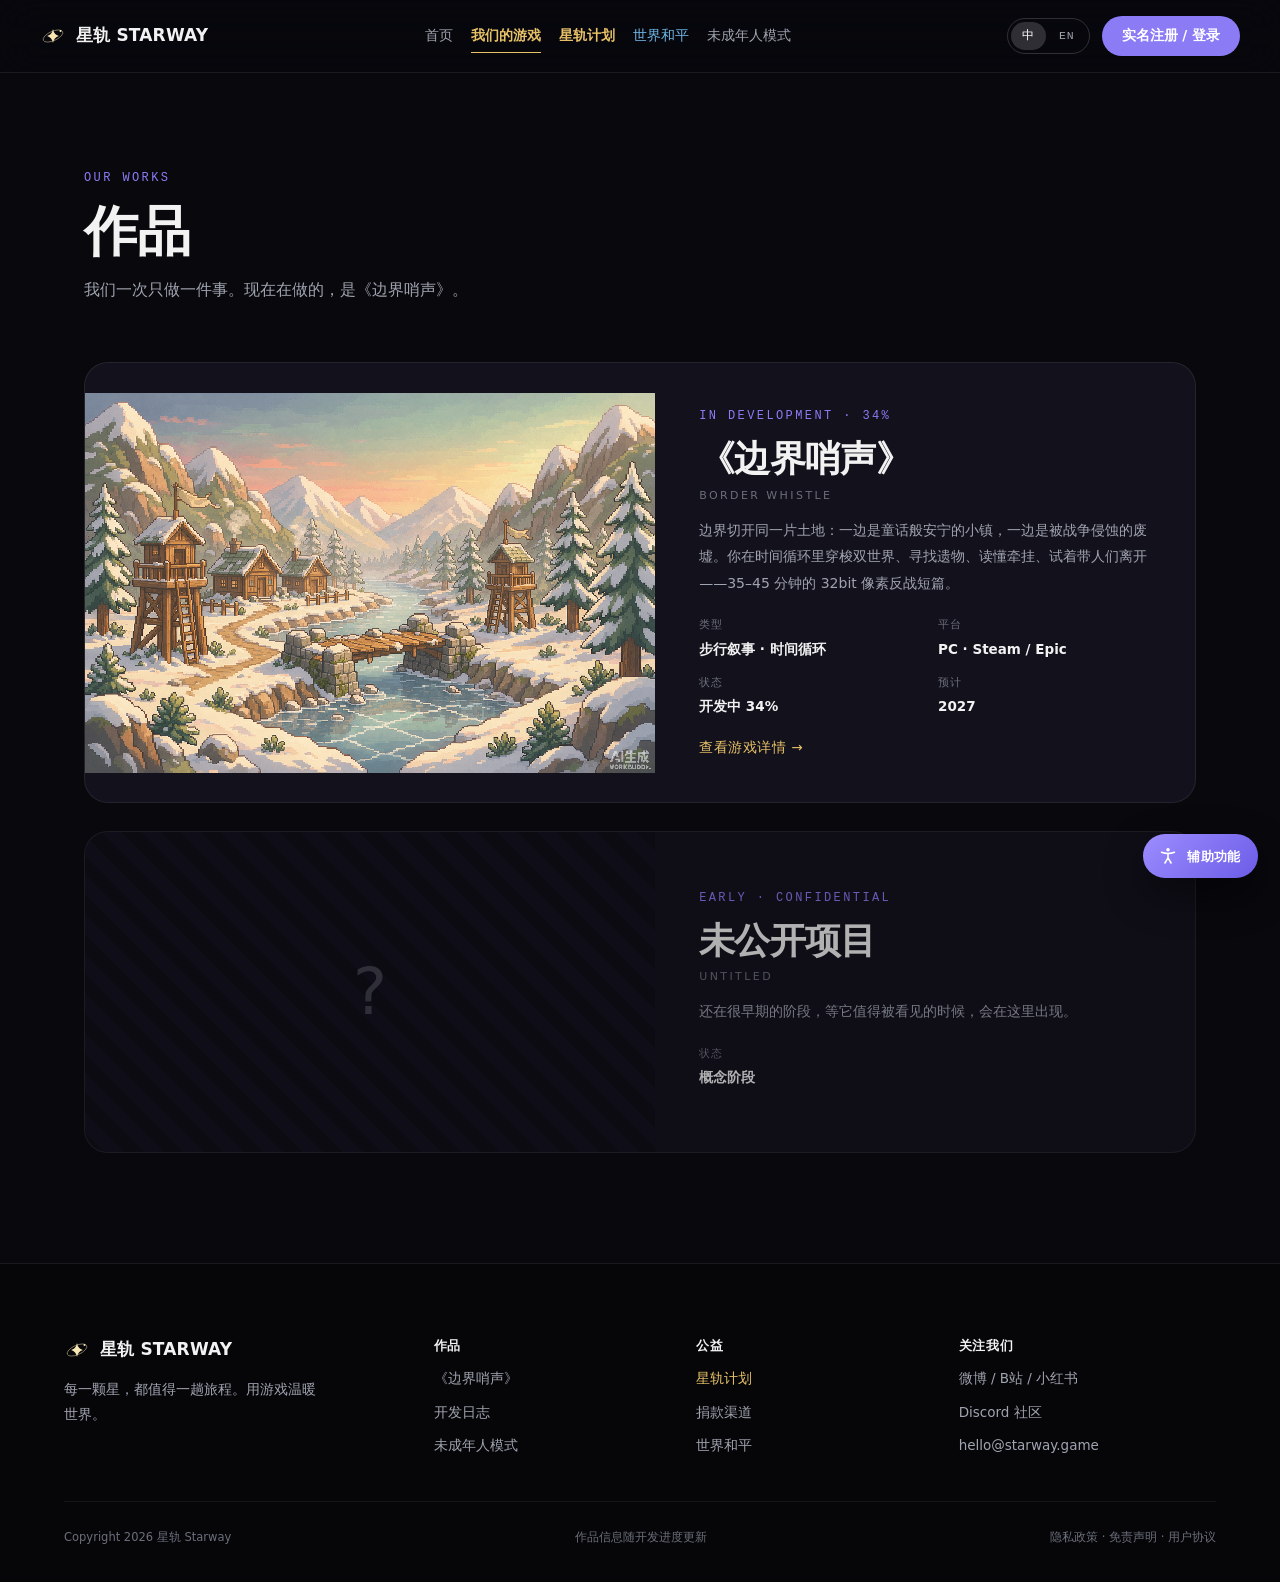
<file: games.html>
<!DOCTYPE html>
<html lang="zh-CN" data-lang="zh">
<head>
<meta charset="UTF-8">
<meta name="viewport" content="width=device-width, initial-scale=1">
<title>作品 OUR WORKS · 星轨 STARWAY</title>
<meta name="description" content="星轨工作室作品索引：目前在做的是反战叙事游戏《边界哨声》。">
<link rel="stylesheet" href="assets/style.css">
<link rel="stylesheet" href="assets/a11y.css">
</head>
<body data-page="games">

<!-- ============ 导航 ============ -->
<header class="nav">
  <a class="brand" href="index.html">
    <svg viewBox="0 0 64 64" fill="none" xmlns="http://www.w3.org/2000/svg" aria-hidden="true"><defs><linearGradient id="swggames1" x1="14" y1="10" x2="52" y2="56"><stop offset="0" stop-color="#F8E7B4"/><stop offset=".5" stop-color="#E8C268"/><stop offset="1" stop-color="#B07E33"/></linearGradient></defs><ellipse cx="32" cy="32" rx="26" ry="11.5" transform="rotate(-24 32 32)" stroke="url(#swggames1)" stroke-width="2.2" opacity=".48"/><path d="M32 14.5 Q34.2 28 46.5 32 Q34.2 36 32 49.5 Q29.8 36 17.5 32 Q29.8 28 32 14.5 Z" fill="url(#swggames1)"/><circle cx="50.5" cy="19.5" r="2.5" fill="#F8E7B4"/></svg>
    <span>星轨 STARWAY</span>
  </a>
  <nav class="nav-links">
    <a href="index.html" data-zh="首页" data-en="Home">首页</a>
    <a href="games.html" class="gold active" data-zh="我们的游戏" data-en="Games">我们的游戏</a>
    <a href="starway.html" class="gold" data-zh="星轨计划" data-en="Starway Project">星轨计划</a>
    <a href="peace.html" class="peace-link" data-zh="世界和平" data-en="World Peace">世界和平</a>
    <a href="minors.html" data-zh="未成年人模式" data-en="Minor Mode">未成年人模式</a>
  </nav>
  <div class="nav-right">
    <div class="lang-switch" role="group" aria-label="Language">
      <button type="button" data-lang="zh" class="on">中</button>
      <button type="button" data-lang="en">EN</button>
    </div>
    <a class="nav-cta" href="register.html" data-zh="实名注册 / 登录" data-en="Sign up / Log in">实名注册 / 登录</a>
  </div>
</header>

<!-- ============ 页头 ============ -->
<section class="works-hero">
  <div class="kicker" data-zh="OUR WORKS" data-en="OUR WORKS">OUR WORKS</div>
  <h1 data-zh="作品" data-en="Works">作品</h1>
  <p data-zh="我们一次只做一件事。现在在做的，是《边界哨声》。"
     data-en="We make one thing at a time. Right now, that thing is Border Whistle.">我们一次只做一件事。现在在做的，是《边界哨声》。</p>
</section>

<!-- ============ 作品列表 ============ -->
<section class="works-list">
  <a class="work-card" href="border-whistle.html">
    <figure class="work-cover">
      <img src="assets/img/bw-peace.png" alt="《边界哨声》像素风场景：雪谷中的两座哨所" loading="lazy">
    </figure>
    <div class="work-info">
      <div class="kicker" data-zh="IN DEVELOPMENT · 34%" data-en="IN DEVELOPMENT · 34%">IN DEVELOPMENT · 34%</div>
      <h2 data-zh="《边界哨声》" data-en="Border Whistle">《边界哨声》</h2>
      <div class="work-sub">BORDER WHISTLE</div>
      <p data-zh="边界切开同一片土地：一边是童话般安宁的小镇，一边是被战争侵蚀的废墟。你在时间循环里穿梭双世界、寻找遗物、读懂牵挂、试着带人们离开——35–45 分钟的 32bit 像素反战短篇。"
         data-en="A border splits one land: a storybook-peaceful town on one side, a war-eroded ruin on the other. Loop through time, cross both worlds, gather relics, read what people hide, and try to lead them out — a 35–45 min 32-bit pixel anti-war short.">边界切开同一片土地：一边是童话般安宁的小镇，一边是被战争侵蚀的废墟。你在时间循环里穿梭双世界、寻找遗物、读懂牵挂、试着带人们离开——35–45 分钟的 32bit 像素反战短篇。</p>
      <div class="work-meta">
        <div><span data-zh="类型" data-en="Genre">类型</span><b data-zh="步行叙事 · 时间循环" data-en="Walking narrative · Time loop">步行叙事 · 时间循环</b></div>
        <div><span data-zh="平台" data-en="Platform">平台</span><b>PC · Steam / Epic</b></div>
        <div><span data-zh="状态" data-en="Status">状态</span><b data-zh="开发中 34%" data-en="In development 34%">开发中 34%</b></div>
        <div><span data-zh="预计" data-en="Target">预计</span><b>2027</b></div>
      </div>
      <span class="work-more" data-zh="查看游戏详情 →" data-en="Open the game page →">查看游戏详情 →</span>
    </div>
  </a>

  <div class="work-card muted">
    <figure class="work-cover ph">
      <span class="ph-mark">?</span>
    </figure>
    <div class="work-info">
      <div class="kicker" data-zh="EARLY · CONFIDENTIAL" data-en="EARLY · CONFIDENTIAL">EARLY · CONFIDENTIAL</div>
      <h2 data-zh="未公开项目" data-en="Untitled project">未公开项目</h2>
      <div class="work-sub">UNTITLED</div>
      <p data-zh="还在很早期的阶段，等它值得被看见的时候，会在这里出现。"
         data-en="Still in its earliest days. It will appear here when it is worth seeing.">还在很早期的阶段，等它值得被看见的时候，会在这里出现。</p>
      <div class="work-meta">
        <div><span data-zh="状态" data-en="Status">状态</span><b data-zh="概念阶段" data-en="Concept">概念阶段</b></div>
      </div>
    </div>
  </div>
</section>

<!-- ============ 页脚 ============ -->
<footer class="footer">
  <div class="footer-top">
    <div class="f-brand">
      <a class="brand" href="index.html">
        <svg viewBox="0 0 64 64" fill="none" xmlns="http://www.w3.org/2000/svg" aria-hidden="true"><defs><linearGradient id="swggames2" x1="14" y1="10" x2="52" y2="56"><stop offset="0" stop-color="#F8E7B4"/><stop offset=".5" stop-color="#E8C268"/><stop offset="1" stop-color="#B07E33"/></linearGradient></defs><ellipse cx="32" cy="32" rx="26" ry="11.5" transform="rotate(-24 32 32)" stroke="url(#swggames2)" stroke-width="2.2" opacity=".48"/><path d="M32 14.5 Q34.2 28 46.5 32 Q34.2 36 32 49.5 Q29.8 36 17.5 32 Q29.8 28 32 14.5 Z" fill="url(#swggames2)"/><circle cx="50.5" cy="19.5" r="2.5" fill="#F8E7B4"/></svg>
        <span>星轨 STARWAY</span>
      </a>
      <p data-zh="每一颗星，都值得一趟旅程。用游戏温暖世界。" data-en="Every star deserves a journey. Warming the world with games.">每一颗星，都值得一趟旅程。用游戏温暖世界。</p>
    </div>
    <div class="f-col">
      <h4 data-zh="作品" data-en="Works">作品</h4>
      <a href="border-whistle.html" data-zh="《边界哨声》" data-en="Border Whistle">《边界哨声》</a>
      <a href="index.html#devlog" data-zh="开发日志" data-en="Devlog">开发日志</a>
      <a href="minors.html" data-zh="未成年人模式" data-en="Minor Mode">未成年人模式</a>
    </div>
    <div class="f-col">
      <h4 data-zh="公益" data-en="Public good">公益</h4>
      <a class="gold" href="starway.html" data-zh="星轨计划" data-en="Starway Project">星轨计划</a>
      <a href="starway.html#donate" data-zh="捐款渠道" data-en="Donation channels">捐款渠道</a>
      <a href="peace.html" class="peace-link" data-zh="世界和平" data-en="World Peace">世界和平</a>
    </div>
    <div class="f-col">
      <h4 data-zh="关注我们" data-en="Follow">关注我们</h4>
      <a href="#" data-zh="微博 / B站 / 小红书" data-en="Weibo / Bilibili / RED">微博 / B站 / 小红书</a>
      <a href="#" data-zh="Discord 社区" data-en="Discord community">Discord 社区</a>
      <a href="mailto:hello@starway.game">hello@starway.game</a>
    </div>
  </div>
  <div class="footer-bottom">
    <span data-zh="Copyright 2026 星轨 Starway" data-en="Copyright 2026 Starway">Copyright 2026 星轨 Starway</span>
    <span data-zh="作品信息随开发进度更新" data-en="Work info updates with development">作品信息随开发进度更新</span><span><a href="legal.html" data-zh="隐私政策 · 免责声明 · 用户协议" data-en="Privacy · Disclaimer · Terms">隐私政策 · 免责声明 · 用户协议</a></span>
  </div>
</footer>

<script src="assets/lang.js"></script>
<script src="assets/app.js"></script>
<script src="assets/a11y.js"></script>
</body>
</html>
</file>
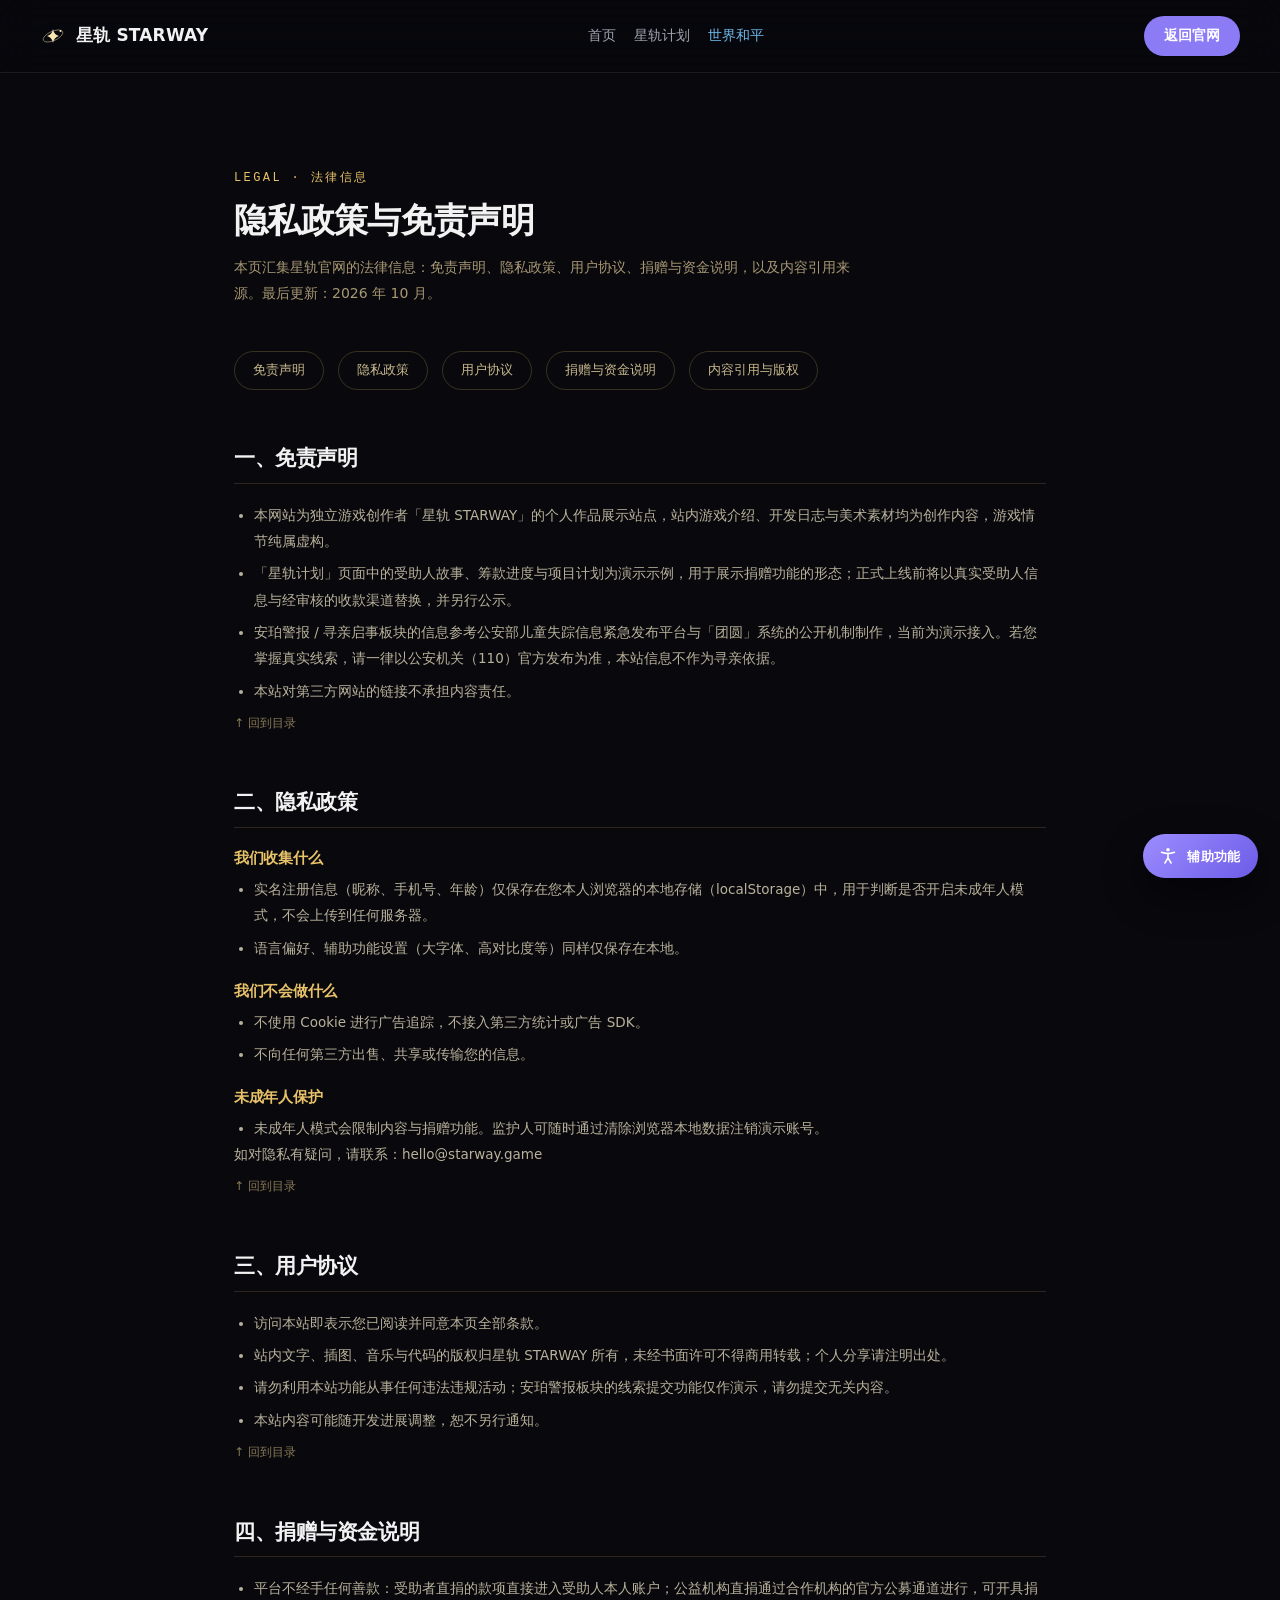
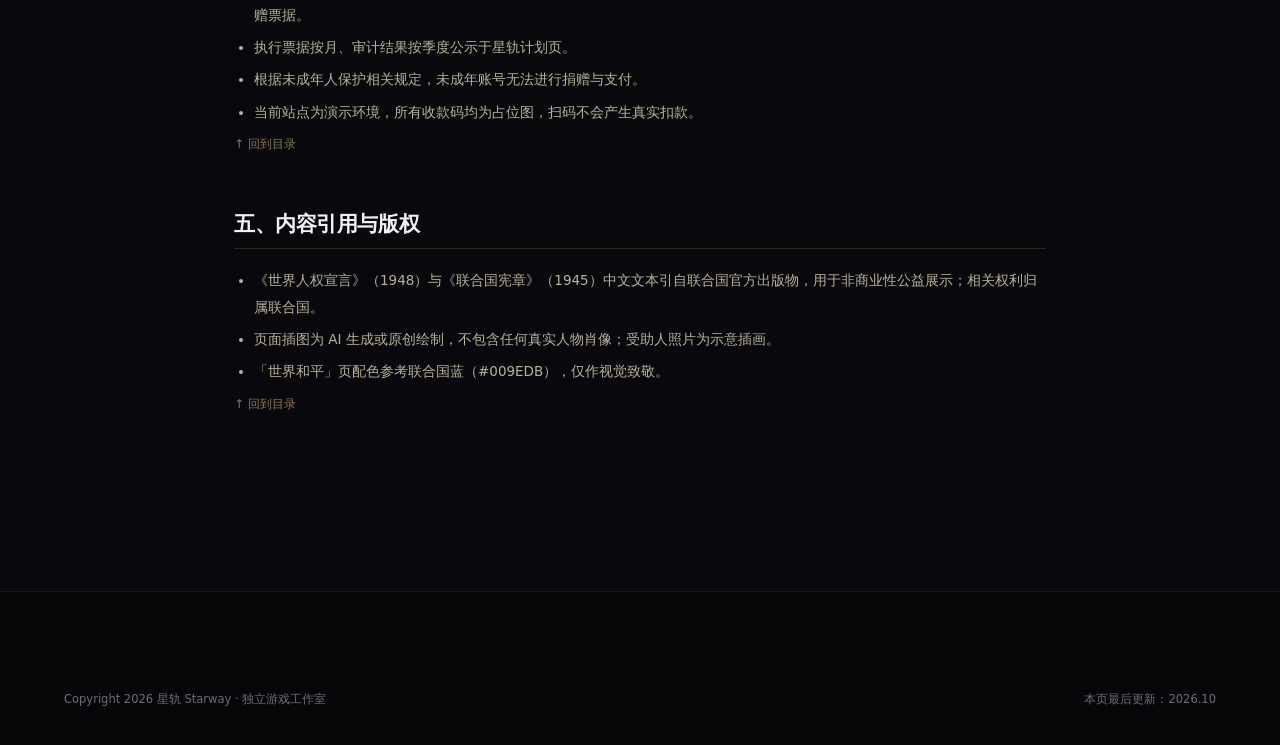
<file: legal.html>
<!DOCTYPE html>
<html lang="zh-CN" data-lang="zh">
<head>
<meta charset="UTF-8">
<meta name="viewport" content="width=device-width, initial-scale=1">
<title>法律信息 · 星轨 STARWAY</title>
<meta name="description" content="星轨 STARWAY · 隐私政策、免责声明、用户协议与捐赠说明。">
<link rel="stylesheet" href="assets/style.css">
<link rel="stylesheet" href="assets/a11y.css">
<style>
  .legal-wrap { max-width: 860px; margin: 0 auto; padding: 96px 24px 120px; }
  .legal-wrap .kicker { margin-bottom: 12px; }
  .legal-wrap h1 { font-size: 34px; margin-bottom: 14px; }
  .legal-intro { font-size: 14px; line-height: 1.9; color: #A89873; margin-bottom: 44px; max-width: 640px; }
  .legal-toc { display: flex; flex-wrap: wrap; gap: 10px 14px; margin-bottom: 56px; }
  .legal-toc a { font-size: 13px; color: #C9B98D; border: 1px solid rgba(232,194,104,.22); border-radius: 999px; padding: 8px 18px; transition: all .2s; }
  .legal-toc a:hover { color: #E8C268; border-color: rgba(232,194,104,.5); }
  .legal-sec { margin-bottom: 56px; scroll-margin-top: 96px; }
  .legal-sec h2 { font-size: 21px; margin-bottom: 18px; padding-bottom: 12px; border-bottom: 1px solid rgba(232,194,104,.16); }
  .legal-sec h3 { font-size: 15px; color: #E8C268; margin: 22px 0 8px; }
  .legal-sec p, .legal-sec li { font-size: 13.5px; line-height: 1.95; color: #B9B29B; }
  .legal-sec ul { padding-left: 20px; display: flex; flex-direction: column; gap: 6px; }
  .legal-sec .up { display: inline-block; margin-top: 10px; font-size: 12px; color: #8A7A55; }
  .legal-updated { font-size: 12px; color: #6E6244; }
</style>
</head>
<body data-page="legal">

<header class="nav">
  <a class="brand" href="index.html">
    <svg viewBox="0 0 64 64" fill="none" xmlns="http://www.w3.org/2000/svg" aria-hidden="true"><defs><linearGradient id="swglegal" x1="14" y1="10" x2="52" y2="56"><stop offset="0" stop-color="#F8E7B4"/><stop offset=".5" stop-color="#E8C268"/><stop offset="1" stop-color="#B07E33"/></linearGradient></defs><ellipse cx="32" cy="32" rx="26" ry="11.5" transform="rotate(-24 32 32)" stroke="url(#swglegal)" stroke-width="2.2" opacity=".48"/><path d="M32 14.5 Q34.2 28 46.5 32 Q34.2 36 32 49.5 Q29.8 36 17.5 32 Q29.8 28 32 14.5 Z" fill="url(#swglegal)"/><circle cx="50.5" cy="19.5" r="2.5" fill="#F8E7B4"/></svg>
    <span>星轨 STARWAY</span>
  </a>
  <nav class="nav-links">
    <a href="index.html" data-zh="首页" data-en="Home">首页</a>
    <a href="starway.html" data-zh="星轨计划" data-en="Starway Project">星轨计划</a>
    <a href="peace.html" class="peace-link" data-zh="世界和平" data-en="World Peace">世界和平</a>
  </nav>
  <a class="nav-cta" href="index.html" data-zh="返回官网" data-en="Back">返回官网</a>
</header>

<main class="legal-wrap">
  <div class="kicker gold">LEGAL · 法律信息</div>
  <h1>隐私政策与免责声明</h1>
  <p class="legal-intro" data-zh="本页汇集星轨官网的法律信息：免责声明、隐私政策、用户协议、捐赠与资金说明，以及内容引用来源。最后更新：2026 年 10 月。"
     data-en="Legal information for the Starway website: disclaimer, privacy policy, terms of service, donation &amp; funds notes, and content credits. Last updated: October 2026.">本页汇集星轨官网的法律信息：免责声明、隐私政策、用户协议、捐赠与资金说明，以及内容引用来源。最后更新：2026 年 10 月。</p>

  <nav class="legal-toc">
    <a href="#disclaimer" data-zh="免责声明" data-en="Disclaimer">免责声明</a>
    <a href="#privacy" data-zh="隐私政策" data-en="Privacy Policy">隐私政策</a>
    <a href="#terms" data-zh="用户协议" data-en="Terms of Service">用户协议</a>
    <a href="#donation" data-zh="捐赠与资金说明" data-en="Donations &amp; Funds">捐赠与资金说明</a>
    <a href="#credits" data-zh="内容引用与版权" data-en="Credits &amp; Copyright">内容引用与版权</a>
  </nav>

  <section class="legal-sec" id="disclaimer">
    <h2 data-zh="一、免责声明" data-en="1. Disclaimer">一、免责声明</h2>
    <ul>
      <li data-zh="本网站为独立游戏创作者「星轨 STARWAY」的个人作品展示站点，站内游戏介绍、开发日志与美术素材均为创作内容，游戏情节纯属虚构。"
          data-en="This website showcases the independent game studio “Starway”. Game introductions, devlogs and artwork are creative content; all game stories are fictional.">本网站为独立游戏创作者「星轨 STARWAY」的个人作品展示站点，站内游戏介绍、开发日志与美术素材均为创作内容，游戏情节纯属虚构。</li>
      <li data-zh="「星轨计划」页面中的受助人故事、筹款进度与项目计划为演示示例，用于展示捐赠功能的形态；正式上线前将以真实受助人信息与经审核的收款渠道替换，并另行公示。"
          data-en="Beneficiary stories, funding progress and project plans on the Starway Project page are demonstration samples. Verified recipient information and payment channels will replace them before launch, with a separate public notice.">「星轨计划」页面中的受助人故事、筹款进度与项目计划为演示示例，用于展示捐赠功能的形态；正式上线前将以真实受助人信息与经审核的收款渠道替换，并另行公示。</li>
      <li data-zh="安珀警报 / 寻亲启事板块的信息参考公安部儿童失踪信息紧急发布平台与「团圆」系统的公开机制制作，当前为演示接入。若您掌握真实线索，请一律以公安机关（110）官方发布为准，本站信息不作为寻亲依据。"
          data-en="The Amber Alert section references China's official missing-children emergency release mechanisms and is currently a demo integration. For real leads, always follow official police releases (110); information on this site is not an authority for family-reunion purposes.">安珀警报 / 寻亲启事板块的信息参考公安部儿童失踪信息紧急发布平台与「团圆」系统的公开机制制作，当前为演示接入。若您掌握真实线索，请一律以公安机关（110）官方发布为准，本站信息不作为寻亲依据。</li>
      <li data-zh="本站对第三方网站的链接不承担内容责任。"
          data-en="We are not responsible for the content of third-party websites linked from this site.">本站对第三方网站的链接不承担内容责任。</li>
    </ul>
    <a class="up" href="#top" data-zh="↑ 回到目录" data-en="↑ Back to top">↑ 回到目录</a>
  </section>

  <section class="legal-sec" id="privacy">
    <h2 data-zh="二、隐私政策" data-en="2. Privacy Policy">二、隐私政策</h2>
    <h3 data-zh="我们收集什么" data-en="What we collect">我们收集什么</h3>
    <ul>
      <li data-zh="实名注册信息（昵称、手机号、年龄）仅保存在您本人浏览器的本地存储（localStorage）中，用于判断是否开启未成年人模式，不会上传到任何服务器。"
          data-en="Real-name sign-up details (nickname, mobile number, age) are stored only in your own browser's localStorage to decide whether minor mode applies. Nothing is uploaded to any server.">实名注册信息（昵称、手机号、年龄）仅保存在您本人浏览器的本地存储（localStorage）中，用于判断是否开启未成年人模式，不会上传到任何服务器。</li>
      <li data-zh="语言偏好、辅助功能设置（大字体、高对比度等）同样仅保存在本地。"
          data-en="Language preference and accessibility settings (large text, high contrast, etc.) are also stored locally only.">语言偏好、辅助功能设置（大字体、高对比度等）同样仅保存在本地。</li>
    </ul>
    <h3 data-zh="我们不会做什么" data-en="What we never do">我们不会做什么</h3>
    <ul>
      <li data-zh="不使用 Cookie 进行广告追踪，不接入第三方统计或广告 SDK。"
          data-en="No advertising cookies; no third-party analytics or ad SDKs.">不使用 Cookie 进行广告追踪，不接入第三方统计或广告 SDK。</li>
      <li data-zh="不向任何第三方出售、共享或传输您的信息。"
          data-en="We never sell, share or transfer your information to third parties.">不向任何第三方出售、共享或传输您的信息。</li>
    </ul>
    <h3 data-zh="未成年人保护" data-en="Children's protection">未成年人保护</h3>
    <ul>
      <li data-zh="未成年人模式会限制内容与捐赠功能。监护人可随时通过清除浏览器本地数据注销演示账号。"
          data-en="Minor mode restricts content and donations. Guardians can delete the demo account at any time by clearing the browser's local data.">未成年人模式会限制内容与捐赠功能。监护人可随时通过清除浏览器本地数据注销演示账号。</li>
    </ul>
    <p data-zh="如对隐私有疑问，请联系：hello@starway.game" data-en="Privacy questions: hello@starway.game">如对隐私有疑问，请联系：hello@starway.game</p>
    <a class="up" href="#top" data-zh="↑ 回到目录" data-en="↑ Back to top">↑ 回到目录</a>
  </section>

  <section class="legal-sec" id="terms">
    <h2 data-zh="三、用户协议" data-en="3. Terms of Service">三、用户协议</h2>
    <ul>
      <li data-zh="访问本站即表示您已阅读并同意本页全部条款。"
          data-en="By using this site you agree to all terms on this page.">访问本站即表示您已阅读并同意本页全部条款。</li>
      <li data-zh="站内文字、插图、音乐与代码的版权归星轨 STARWAY 所有，未经书面许可不得商用转载；个人分享请注明出处。"
          data-en="All text, illustration, music and code on this site are © Starway. No commercial reuse without written permission; personal sharing must credit the source.">站内文字、插图、音乐与代码的版权归星轨 STARWAY 所有，未经书面许可不得商用转载；个人分享请注明出处。</li>
      <li data-zh="请勿利用本站功能从事任何违法违规活动；安珀警报板块的线索提交功能仅作演示，请勿提交无关内容。"
          data-en="Do not use this site for any unlawful activity. The Amber Alert tip form is a demo — please do not submit unrelated content.">请勿利用本站功能从事任何违法违规活动；安珀警报板块的线索提交功能仅作演示，请勿提交无关内容。</li>
      <li data-zh="本站内容可能随开发进展调整，恕不另行通知。"
          data-en="Content may change as development proceeds, without notice.">本站内容可能随开发进展调整，恕不另行通知。</li>
    </ul>
    <a class="up" href="#top" data-zh="↑ 回到目录" data-en="↑ Back to top">↑ 回到目录</a>
  </section>

  <section class="legal-sec" id="donation">
    <h2 data-zh="四、捐赠与资金说明" data-en="4. Donations &amp; Funds">四、捐赠与资金说明</h2>
    <ul>
      <li data-zh="平台不经手任何善款：受助者直捐的款项直接进入受助人本人账户；公益机构直捐通过合作机构的官方公募通道进行，可开具捐赠票据。"
          data-en="The platform never touches donations: direct-to-recipient gifts go straight to the recipient's own account; NGO gifts go through the partner's official public-fundraising channel, receipts available.">平台不经手任何善款：受助者直捐的款项直接进入受助人本人账户；公益机构直捐通过合作机构的官方公募通道进行，可开具捐赠票据。</li>
      <li data-zh="执行票据按月、审计结果按季度公示于星轨计划页。"
          data-en="Receipts are published monthly and audit results quarterly on the Starway Project page.">执行票据按月、审计结果按季度公示于星轨计划页。</li>
      <li data-zh="根据未成年人保护相关规定，未成年账号无法进行捐赠与支付。"
          data-en="Under minor-protection rules, donations and payments are disabled for minor accounts.">根据未成年人保护相关规定，未成年账号无法进行捐赠与支付。</li>
      <li data-zh="当前站点为演示环境，所有收款码均为占位图，扫码不会产生真实扣款。"
          data-en="This site is a demo: all QR codes are placeholders and no real payment will occur.">当前站点为演示环境，所有收款码均为占位图，扫码不会产生真实扣款。</li>
    </ul>
    <a class="up" href="#top" data-zh="↑ 回到目录" data-en="↑ Back to top">↑ 回到目录</a>
  </section>

  <section class="legal-sec" id="credits">
    <h2 data-zh="五、内容引用与版权" data-en="5. Credits &amp; Copyright">五、内容引用与版权</h2>
    <ul>
      <li data-zh="《世界人权宣言》（1948）与《联合国宪章》（1945）中文文本引自联合国官方出版物，用于非商业性公益展示；相关权利归属联合国。"
          data-en="Chinese texts of the Universal Declaration of Human Rights (1948) and the Charter of the United Nations (1945) are quoted from UN official publications for non-commercial public-interest display; rights belong to the United Nations.">《世界人权宣言》（1948）与《联合国宪章》（1945）中文文本引自联合国官方出版物，用于非商业性公益展示；相关权利归属联合国。</li>
      <li data-zh="页面插图为 AI 生成或原创绘制，不包含任何真实人物肖像；受助人照片为示意插画。"
          data-en="Illustrations are AI-generated or original; no real person's likeness is used. Beneficiary photos are illustrative artwork.">页面插图为 AI 生成或原创绘制，不包含任何真实人物肖像；受助人照片为示意插画。</li>
      <li data-zh="「世界和平」页配色参考联合国蓝（#009EDB），仅作视觉致敬。"
          data-en="The World Peace page references UN blue (#009EDB) as a visual tribute.">「世界和平」页配色参考联合国蓝（#009EDB），仅作视觉致敬。</li>
    </ul>
    <a class="up" href="#top" data-zh="↑ 回到目录" data-en="↑ Back to top">↑ 回到目录</a>
  </section>
</main>

<footer class="footer">
  <div class="footer-bottom">
    <span data-zh="Copyright 2026 星轨 Starway · 独立游戏工作室" data-en="Copyright 2026 Starway · Independent game studio">Copyright 2026 星轨 Starway · 独立游戏工作室</span>
    <span data-zh="本页最后更新：2026.10" data-en="Last updated: Oct 2026">本页最后更新：2026.10</span>
  </div>
</footer>

<script src="assets/lang.js"></script>
<script src="assets/app.js"></script>
<script src="assets/a11y.js"></script>
</body>
</html>
</file>
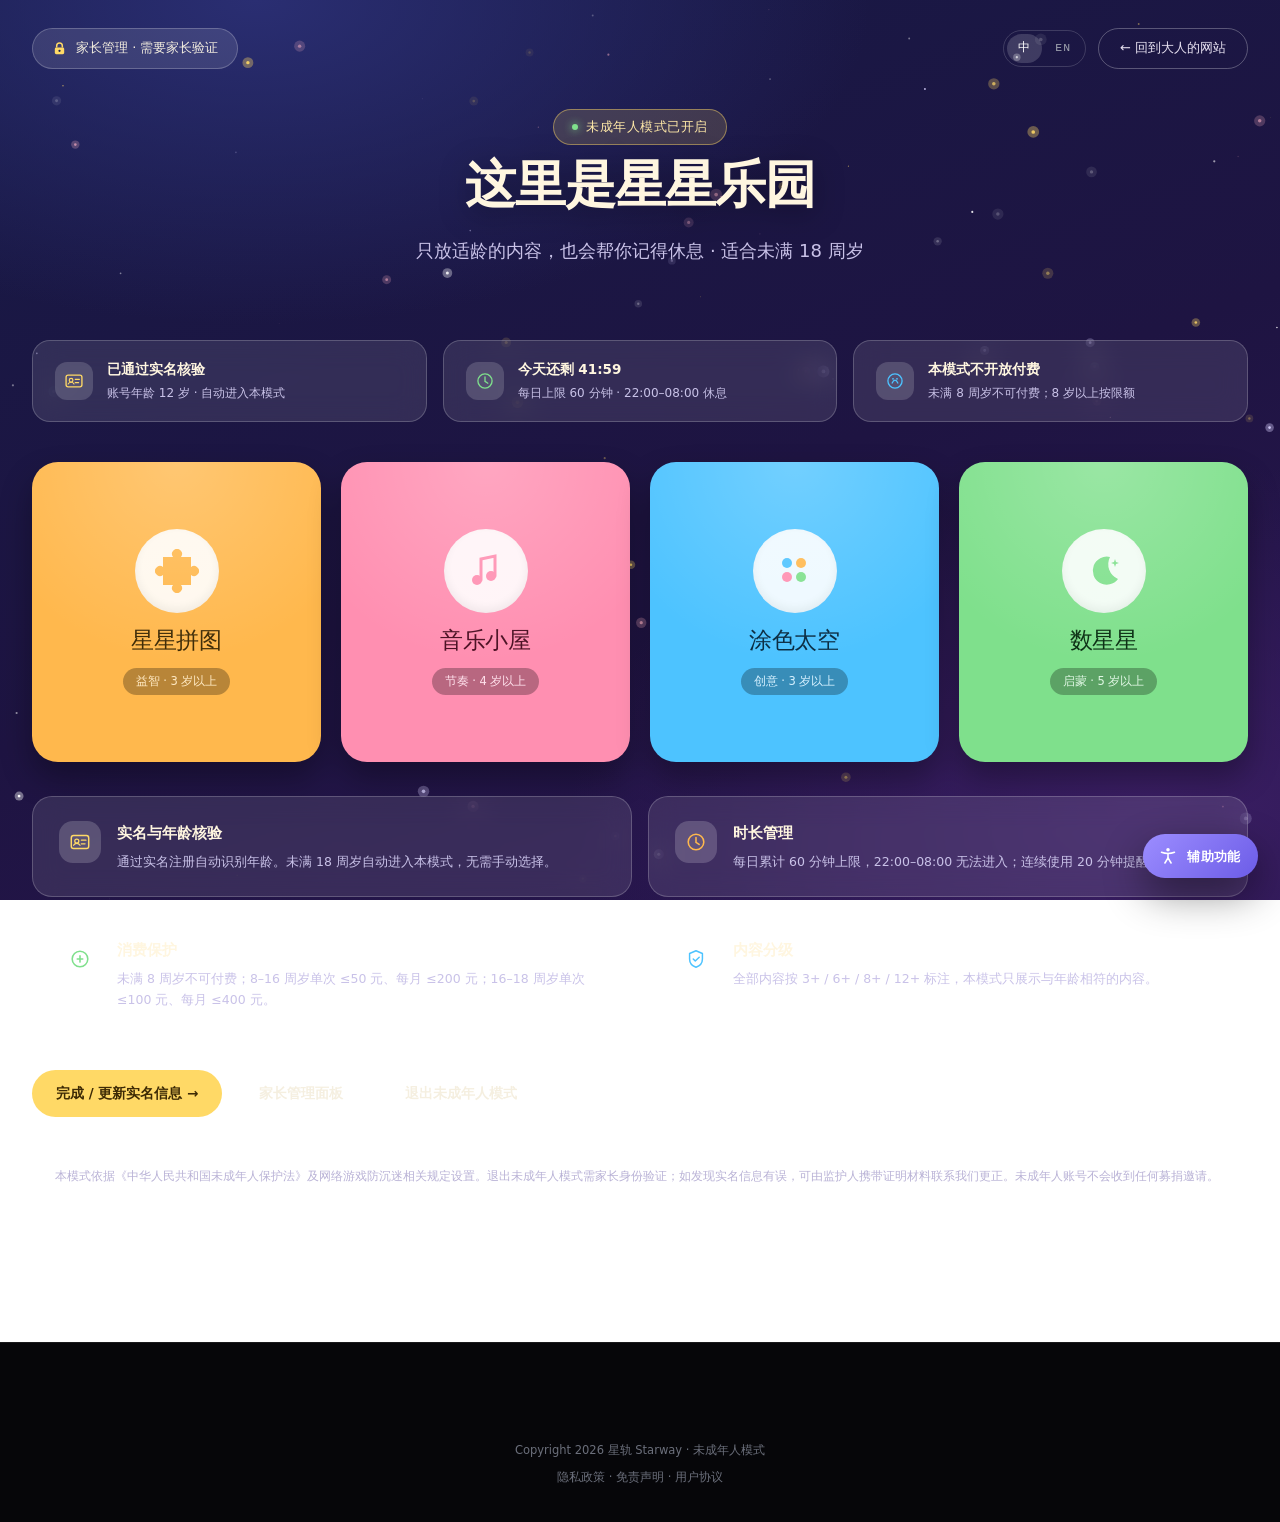
<file: minors.html>
<!DOCTYPE html>
<html lang="zh-CN" data-lang="zh">
<head>
<meta charset="UTF-8">
<meta name="viewport" content="width=device-width, initial-scale=1">
<title>未成年人模式 · 星轨 STARWAY</title>
<meta name="description" content="星轨未成年人模式：实名年龄核验、时长管理、消费保护与内容分级。">
<link rel="stylesheet" href="assets/style.css">
<link rel="stylesheet" href="assets/a11y.css">
</head>
<body class="kids-theme" data-page="minors">

<div class="kids-stars"><canvas id="kidsStars"></canvas></div>

<div class="kids-wrap">

  <!-- 顶栏 -->
  <div class="kids-top">
    <button class="gate" id="gateBtn" type="button">
      <svg viewBox="0 0 16 16" fill="none" xmlns="http://www.w3.org/2000/svg">
        <rect x="3" y="7" width="10" height="7" rx="1.5" fill="#FFD966"/>
        <path d="M5 7V5a3 3 0 016 0v2" stroke="#FFD966" stroke-width="1.6"/>
        <circle cx="8" cy="10.5" r="1.2" fill="#1B2350"/>
      </svg>
      <span data-zh="家长管理 · 需要家长验证" data-en="Parent controls · verification required">家长管理 · 需要家长验证</span>
    </button>

    <div style="display:flex;align-items:center;gap:12px">
      <div class="lang-switch" role="group" aria-label="Language">
        <button type="button" data-lang="zh" class="on">中</button>
        <button type="button" data-lang="en">EN</button>
      </div>
      <a class="back-btn" href="index.html" data-zh="← 回到大人的网站" data-en="← Back to the main site">← 回到大人的网站</a>
    </div>
  </div>

  <!-- 标题 -->
  <div class="minor-hero">
    <div class="minor-badge">
      <span class="dot"></span>
      <span data-zh="未成年人模式已开启" data-en="Minor mode is on">未成年人模式已开启</span>
    </div>
    <h1 class="kids-title" data-zh="这里是星星乐园" data-en="Welcome to Star Park">这里是星星乐园</h1>
    <p class="kids-sub" data-zh="只放适龄的内容，也会帮你记得休息 · 适合未满 18 周岁" data-en="Only age-appropriate content, and a gentle reminder to rest · for under-18s">只放适龄的内容，也会帮你记得休息 · 适合未满 18 周岁</p>
  </div>

  <!-- 状态 -->
  <div class="status-row">
    <div class="status-card">
      <div class="ic">
        <svg viewBox="0 0 24 24" fill="none" xmlns="http://www.w3.org/2000/svg">
          <rect x="2.5" y="5" width="19" height="14" rx="2.5" stroke="#FFD966" stroke-width="1.6"/>
          <circle cx="8.5" cy="11" r="2.2" stroke="#FFD966" stroke-width="1.4"/>
          <path d="M13.5 10h5M13.5 14h4M5 15.5c.8-1.4 2-2 3.5-2s2.7.6 3.5 2" stroke="#FFD966" stroke-width="1.4" stroke-linecap="round"/>
        </svg>
      </div>
      <div class="tx">
        <b data-zh="已通过实名核验" data-en="Real-name verified">已通过实名核验</b>
        <span data-zh="账号年龄 12 岁 · 自动进入本模式" data-en="Account age 12 · this mode applied automatically">账号年龄 12 岁 · 自动进入本模式</span>
      </div>
    </div>

    <div class="status-card">
      <div class="ic">
        <svg viewBox="0 0 24 24" fill="none" xmlns="http://www.w3.org/2000/svg">
          <circle cx="12" cy="12" r="8.5" stroke="#7FE08C" stroke-width="1.6"/>
          <path d="M12 7v5.4l3.4 2.3" stroke="#7FE08C" stroke-width="1.6" stroke-linecap="round"/>
        </svg>
      </div>
      <div class="tx">
        <b id="kidTime">今天还剩 15:00</b>
        <span data-zh="每日上限 60 分钟 · 22:00–08:00 休息" data-en="60 min daily cap · closed 22:00–08:00">每日上限 60 分钟 · 22:00–08:00 休息</span>
      </div>
    </div>

    <div class="status-card">
      <div class="ic">
        <svg viewBox="0 0 24 24" fill="none" xmlns="http://www.w3.org/2000/svg">
          <circle cx="12" cy="12" r="8.5" stroke="#4DC3FF" stroke-width="1.6"/>
          <path d="M8.6 14.5c1-2.4 2.2-3.6 3.4-3.6s2.4 1.2 3.4 3.6" stroke="#4DC3FF" stroke-width="1.5" stroke-linecap="round"/>
          <circle cx="9.6" cy="9.4" r="1.1" fill="#4DC3FF"/><circle cx="14.4" cy="9.4" r="1.1" fill="#4DC3FF"/>
        </svg>
      </div>
      <div class="tx">
        <b data-zh="本模式不开放付费" data-en="Payments are disabled">本模式不开放付费</b>
        <span data-zh="未满 8 周岁不可付费；8 岁以上按限额" data-en="No payments under 8; strict limits above 8">未满 8 周岁不可付费；8 岁以上按限额</span>
      </div>
    </div>
  </div>

  <!-- 适龄内容 -->
  <div class="kids-games" id="kidGames"></div>

  <!-- 保护措施 -->
  <div class="protect-grid" id="protectGrid"></div>

  <!-- 操作 -->
  <div class="minor-actions">
    <a class="minor-btn primary" href="register.html" data-zh="完成 / 更新实名信息 →" data-en="Complete or update real-name info →">完成 / 更新实名信息 →</a>
    <button class="minor-btn ghost" id="gateBtn2" type="button" data-zh="家长管理面板" data-en="Parent control panel">家长管理面板</button>
    <button class="minor-btn ghost" id="exitMinor" type="button" data-zh="退出未成年人模式" data-en="Exit minor mode">退出未成年人模式</button>
  </div>

  <div class="minor-foot-note" data-zh="本模式依据《中华人民共和国未成年人保护法》及网络游戏防沉迷相关规定设置。退出未成年人模式需家长身份验证；如发现实名信息有误，可由监护人携带证明材料联系我们更正。未成年人账号不会收到任何募捐邀请。"
       data-en="This mode follows China's Law on the Protection of Minors and regulations on preventing gaming addiction among minors. Exiting requires parent verification. If the registered age is wrong, a guardian may contact us with supporting documents to correct it. Minor accounts never receive donation requests.">本模式依据《中华人民共和国未成年人保护法》及网络游戏防沉迷相关规定设置。退出未成年人模式需家长身份验证；如发现实名信息有误，可由监护人携带证明材料联系我们更正。未成年人账号不会收到任何募捐邀请。</div>
</div>

<!-- 家长门 -->
<div class="modal" id="gateModal">
  <div class="modal-box">
    <h3 data-zh="家长验证" data-en="Parent verification">家长验证</h3>
    <p data-zh="请回答下面的题目，确认由家长本人操作。" data-en="Please answer the question below to confirm an adult is present.">请回答下面的题目，确认由家长本人操作。</p>
    <div class="q" id="gateQ">3 × 4 = ?</div>
    <input id="gateInput" type="text" inputmode="numeric" data-ph-zh="输入答案" data-ph-en="Your answer" placeholder="输入答案">
    <div class="modal-err" id="gateErr"></div>
    <div class="modal-actions">
      <button class="btn btn-plain" id="gateCancel" type="button" data-zh="取消" data-en="Cancel">取消</button>
      <button class="btn btn-gold" id="gateOk" type="button" data-zh="确认" data-en="Confirm">确认</button>
    </div>
  </div>
</div>

<script src="assets/lang.js"></script>
<script src="assets/auth.js"></script>
<script src="assets/app.js"></script>
<script src="assets/a11y.js"></script>
<script>
  /* 实名信息为未成年人的账号登录后自动进入本模式，无需额外验证；
     除捐赠功能外，其它功能不受限制 */
  document.addEventListener("DOMContentLoaded", () => {
    if (!window.AUTH || !AUTH.isVerified()) return;
    const badge = document.querySelector(".minor-badge span:last-child");
    if (badge && AUTH.isMinor() && AUTH.name()) {
      badge.textContent = (LANG.isZh() ? "未成年人模式已开启 · 欢迎，" : "Minor mode is on · Welcome, ") + AUTH.name();
    }
  });
</script>
<footer class="footer" style="margin-top:80px">
  <div class="footer-bottom" style="flex-direction:column;gap:8px">
    <span data-zh="Copyright 2026 星轨 Starway · 未成年人模式" data-en="Copyright 2026 Starway · Minor Mode">Copyright 2026 星轨 Starway · 未成年人模式</span>
    <span><a href="legal.html#privacy" data-zh="隐私政策" data-en="Privacy Policy">隐私政策</a> · <a href="legal.html#disclaimer" data-zh="免责声明" data-en="Disclaimer">免责声明</a> · <a href="legal.html#terms" data-zh="用户协议" data-en="Terms">用户协议</a></span>
  </div>
</footer>
</body>
</html>
</file>
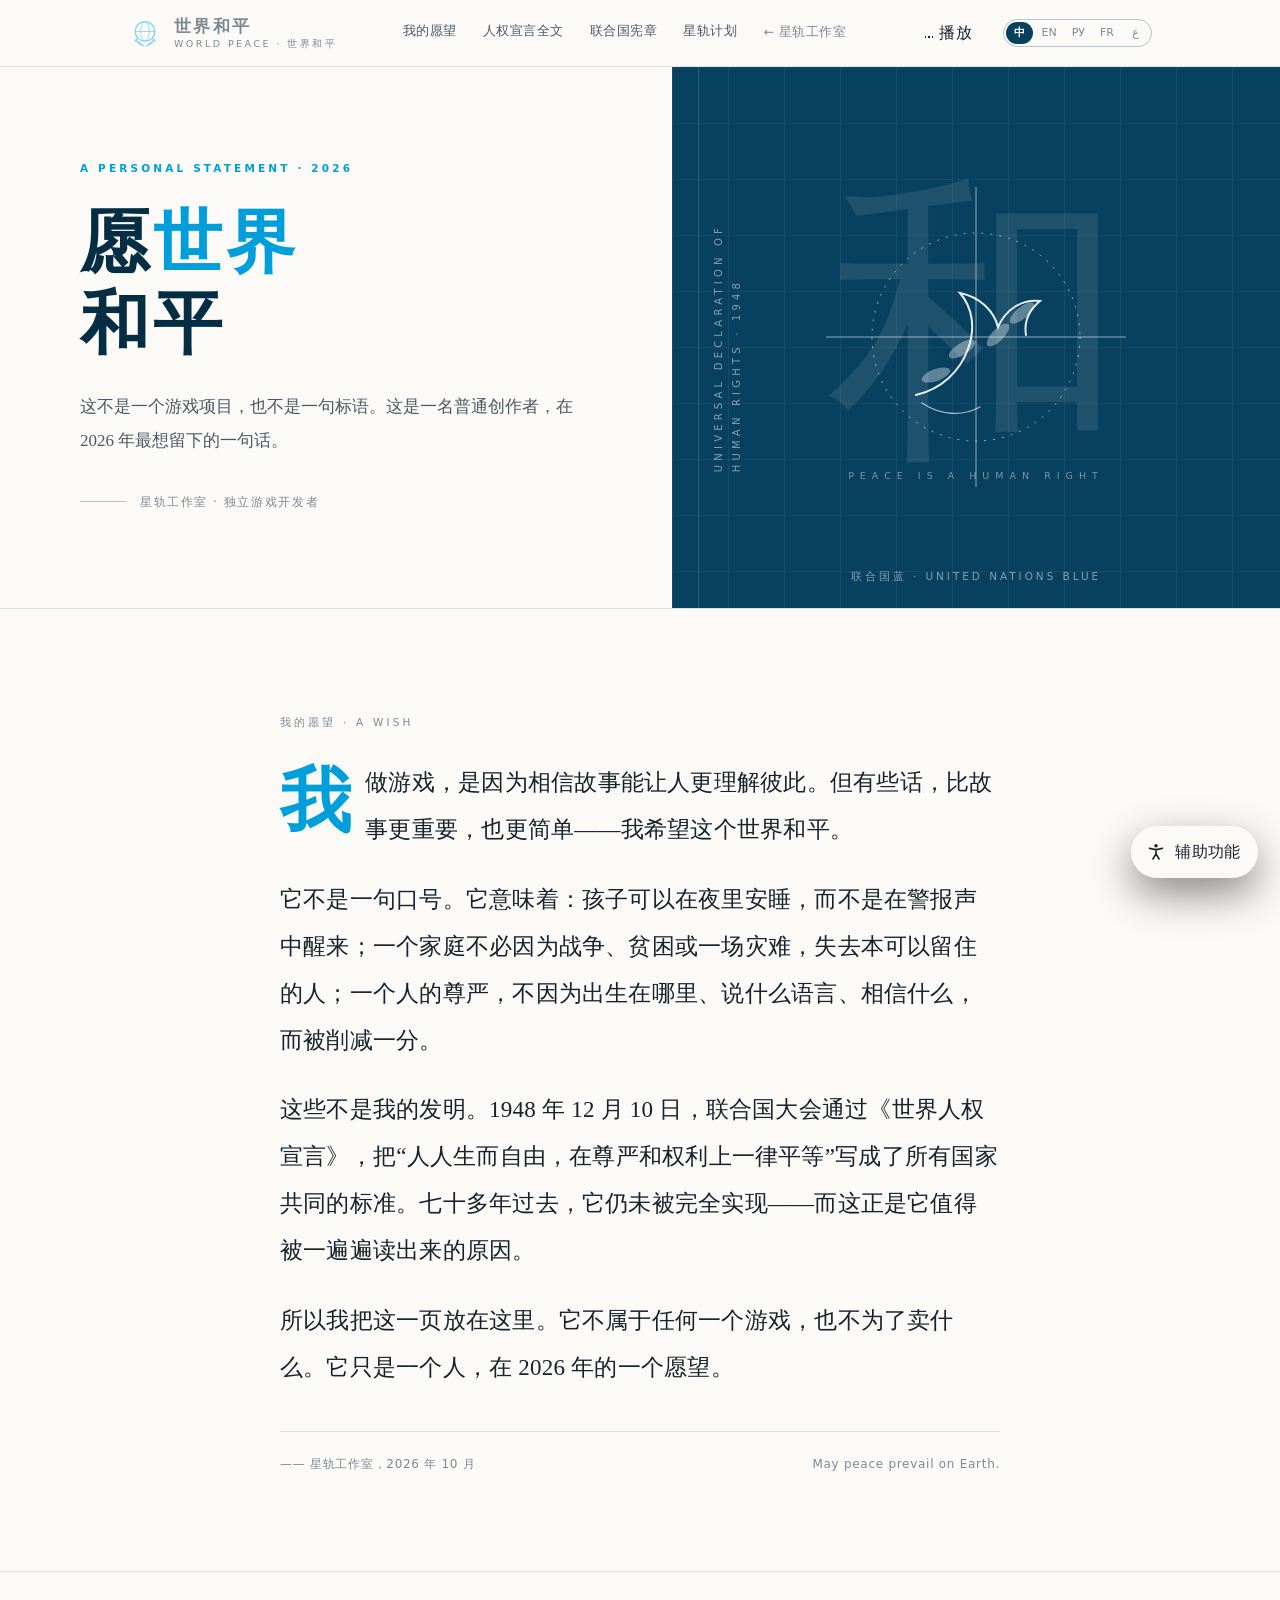
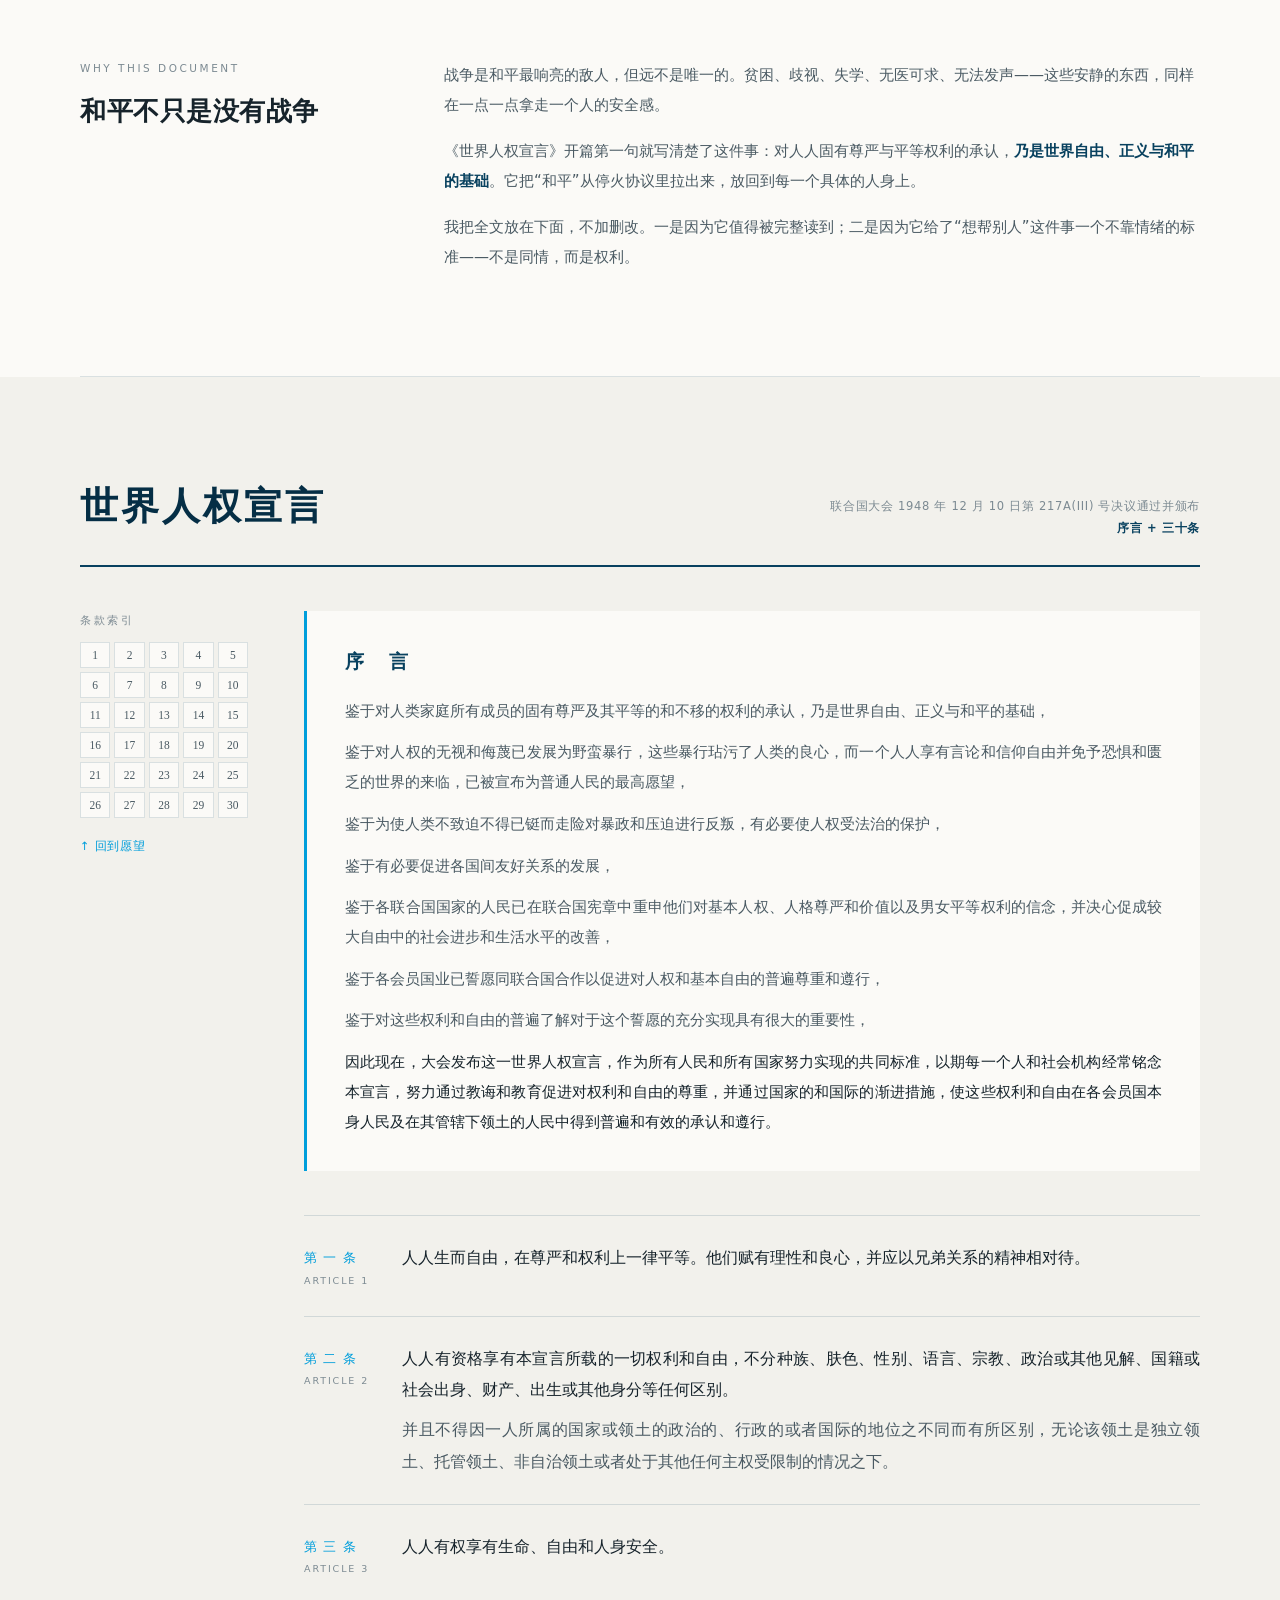
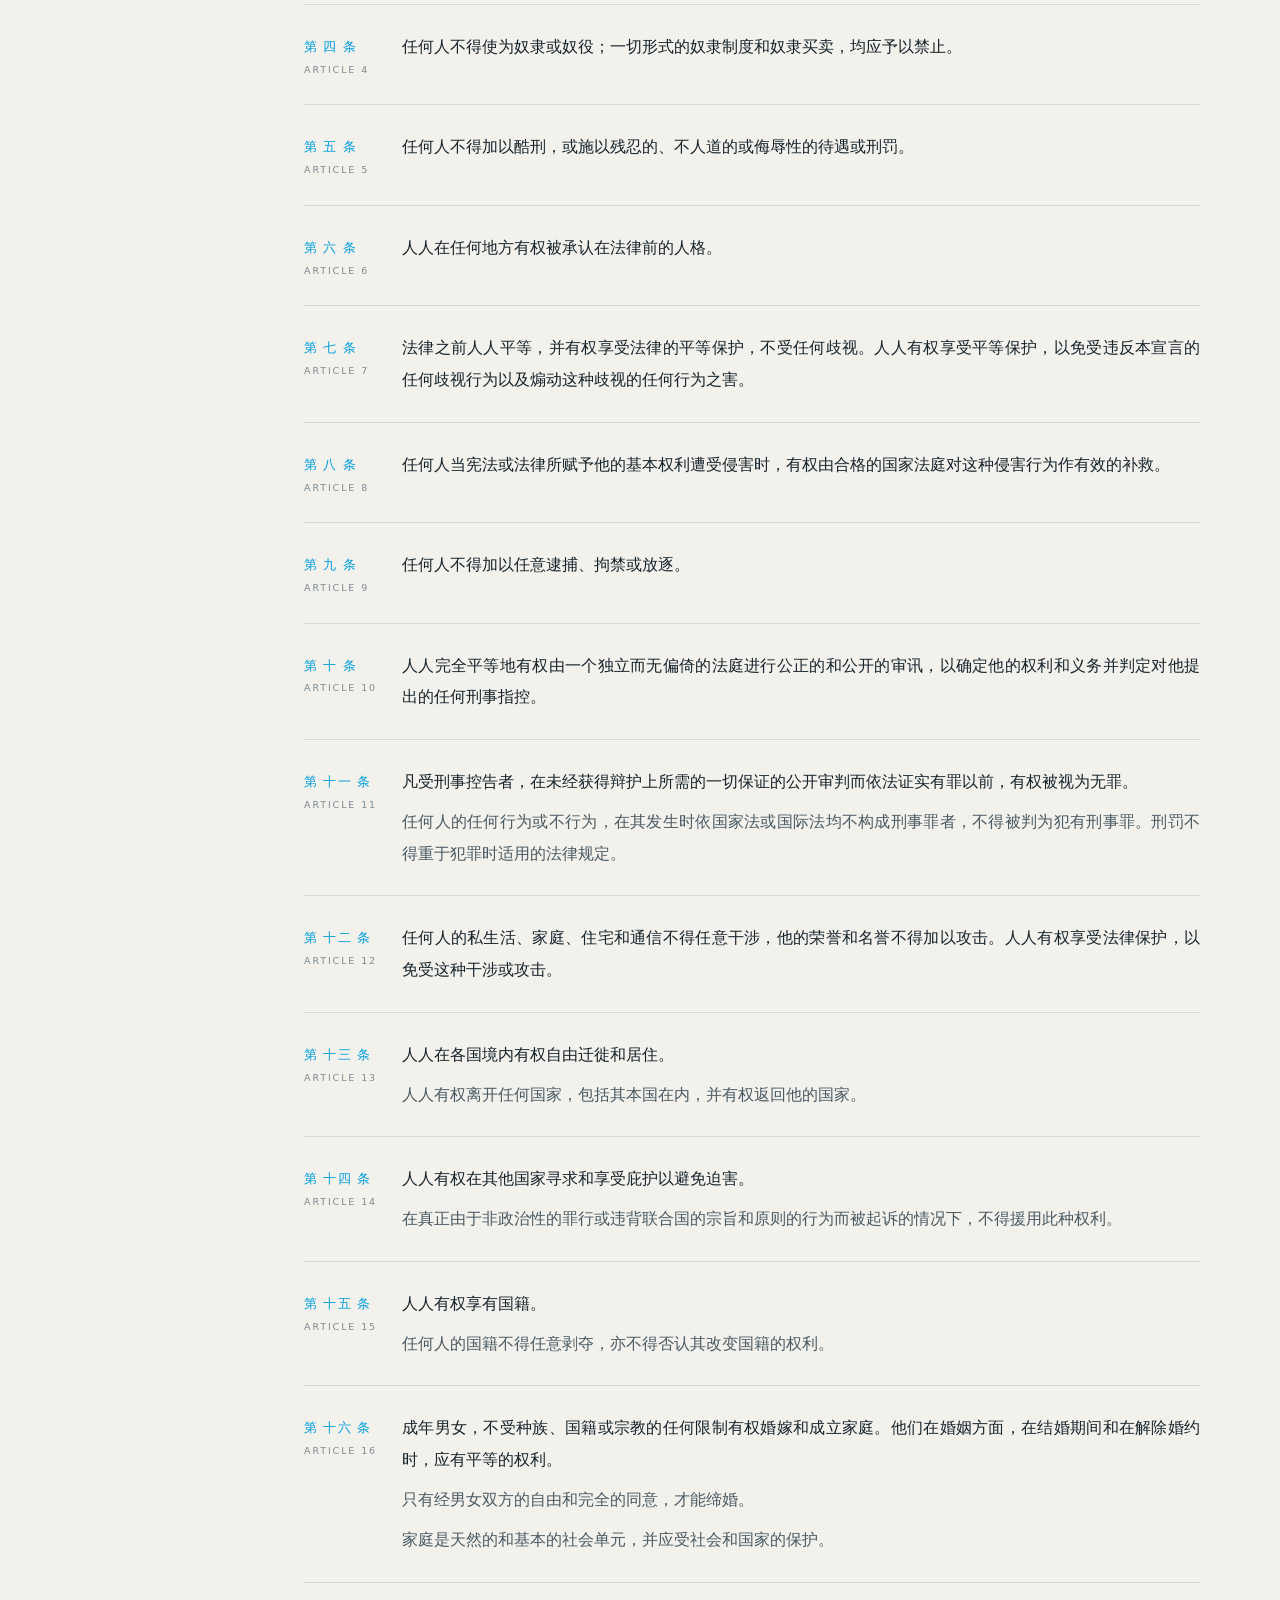
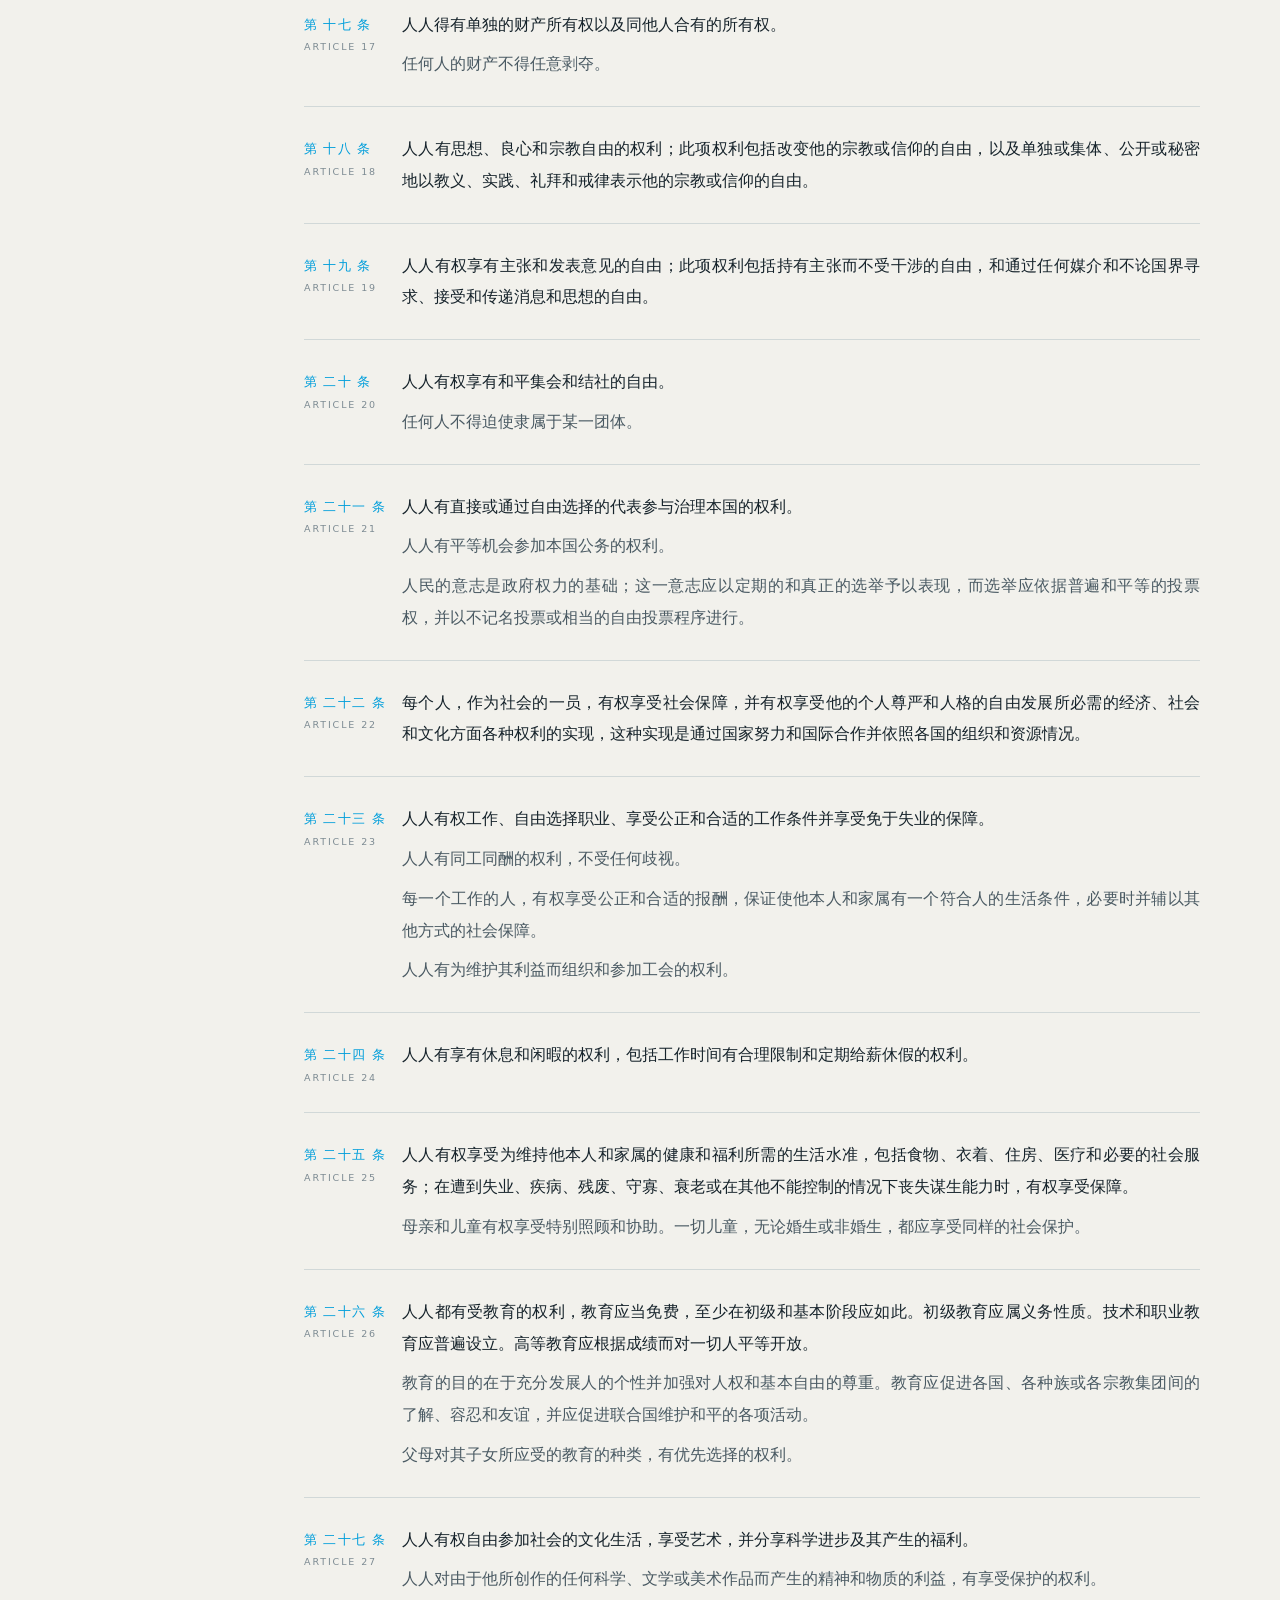
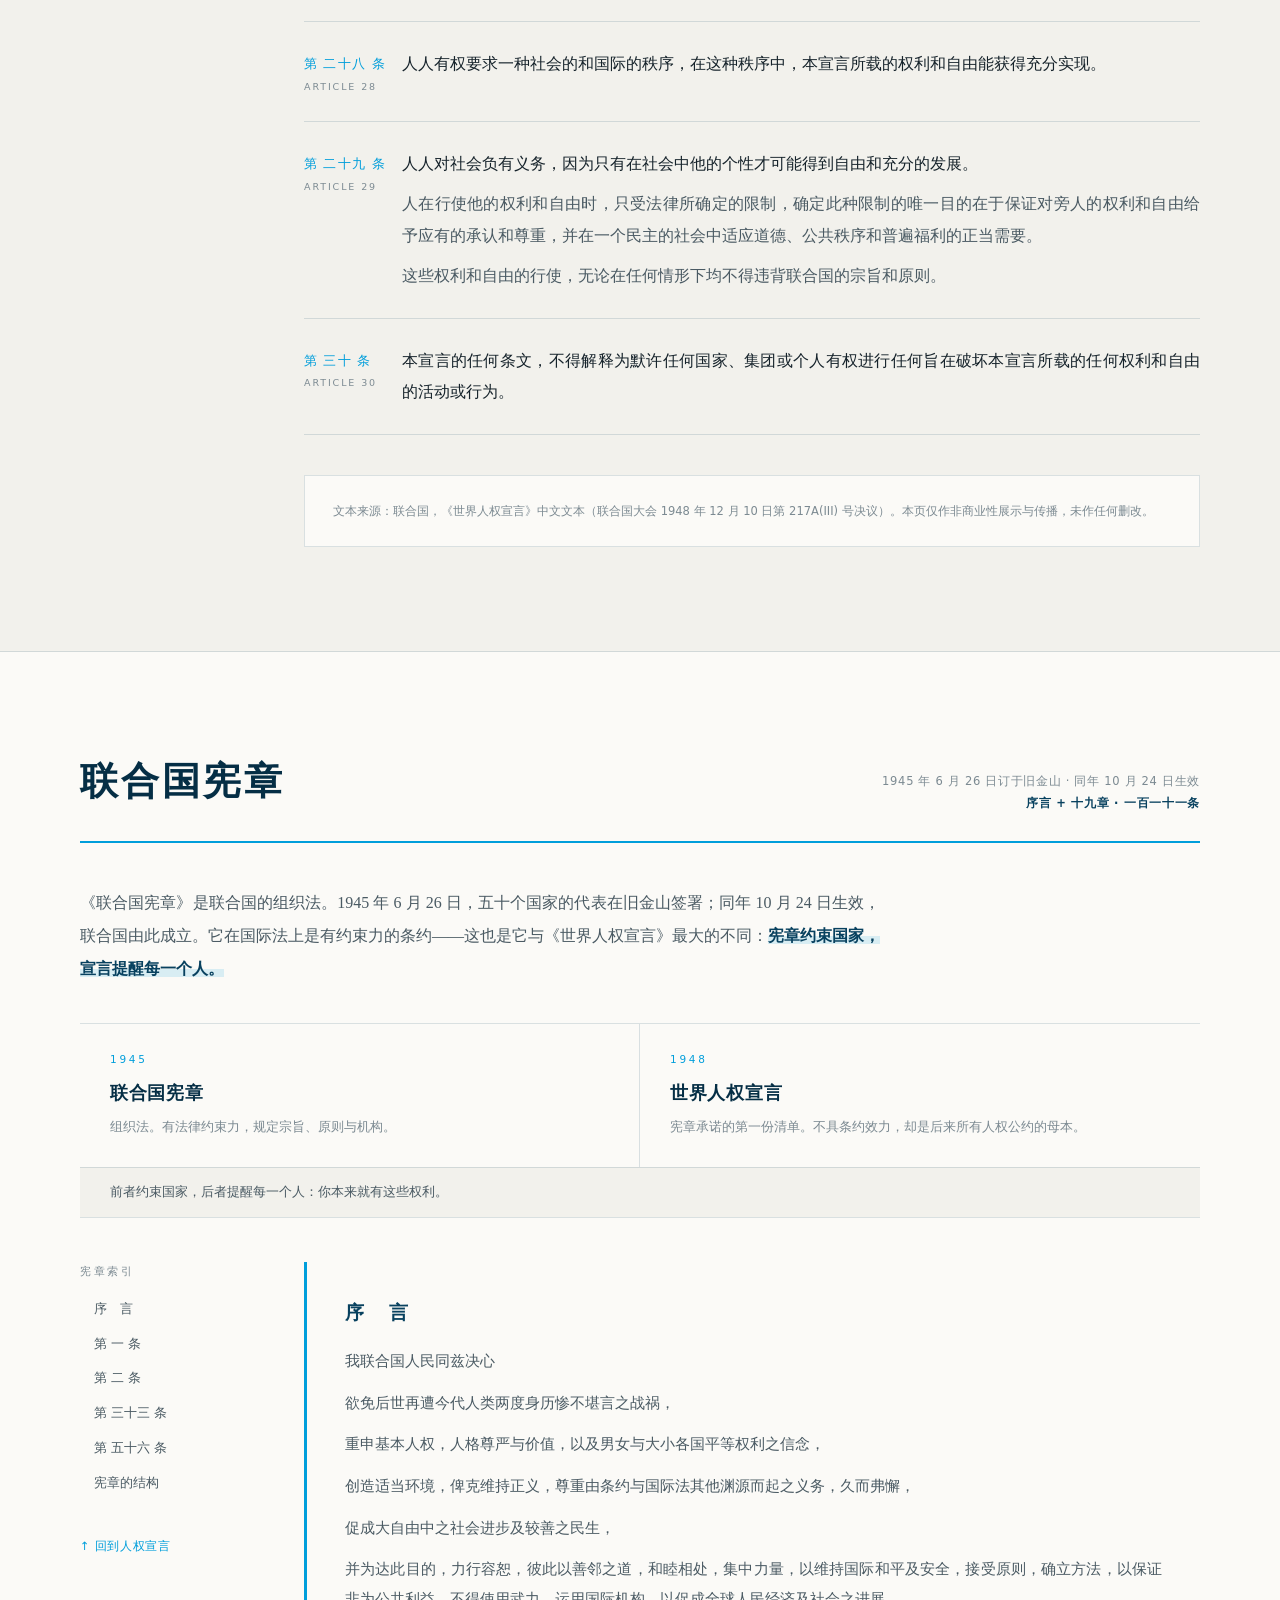
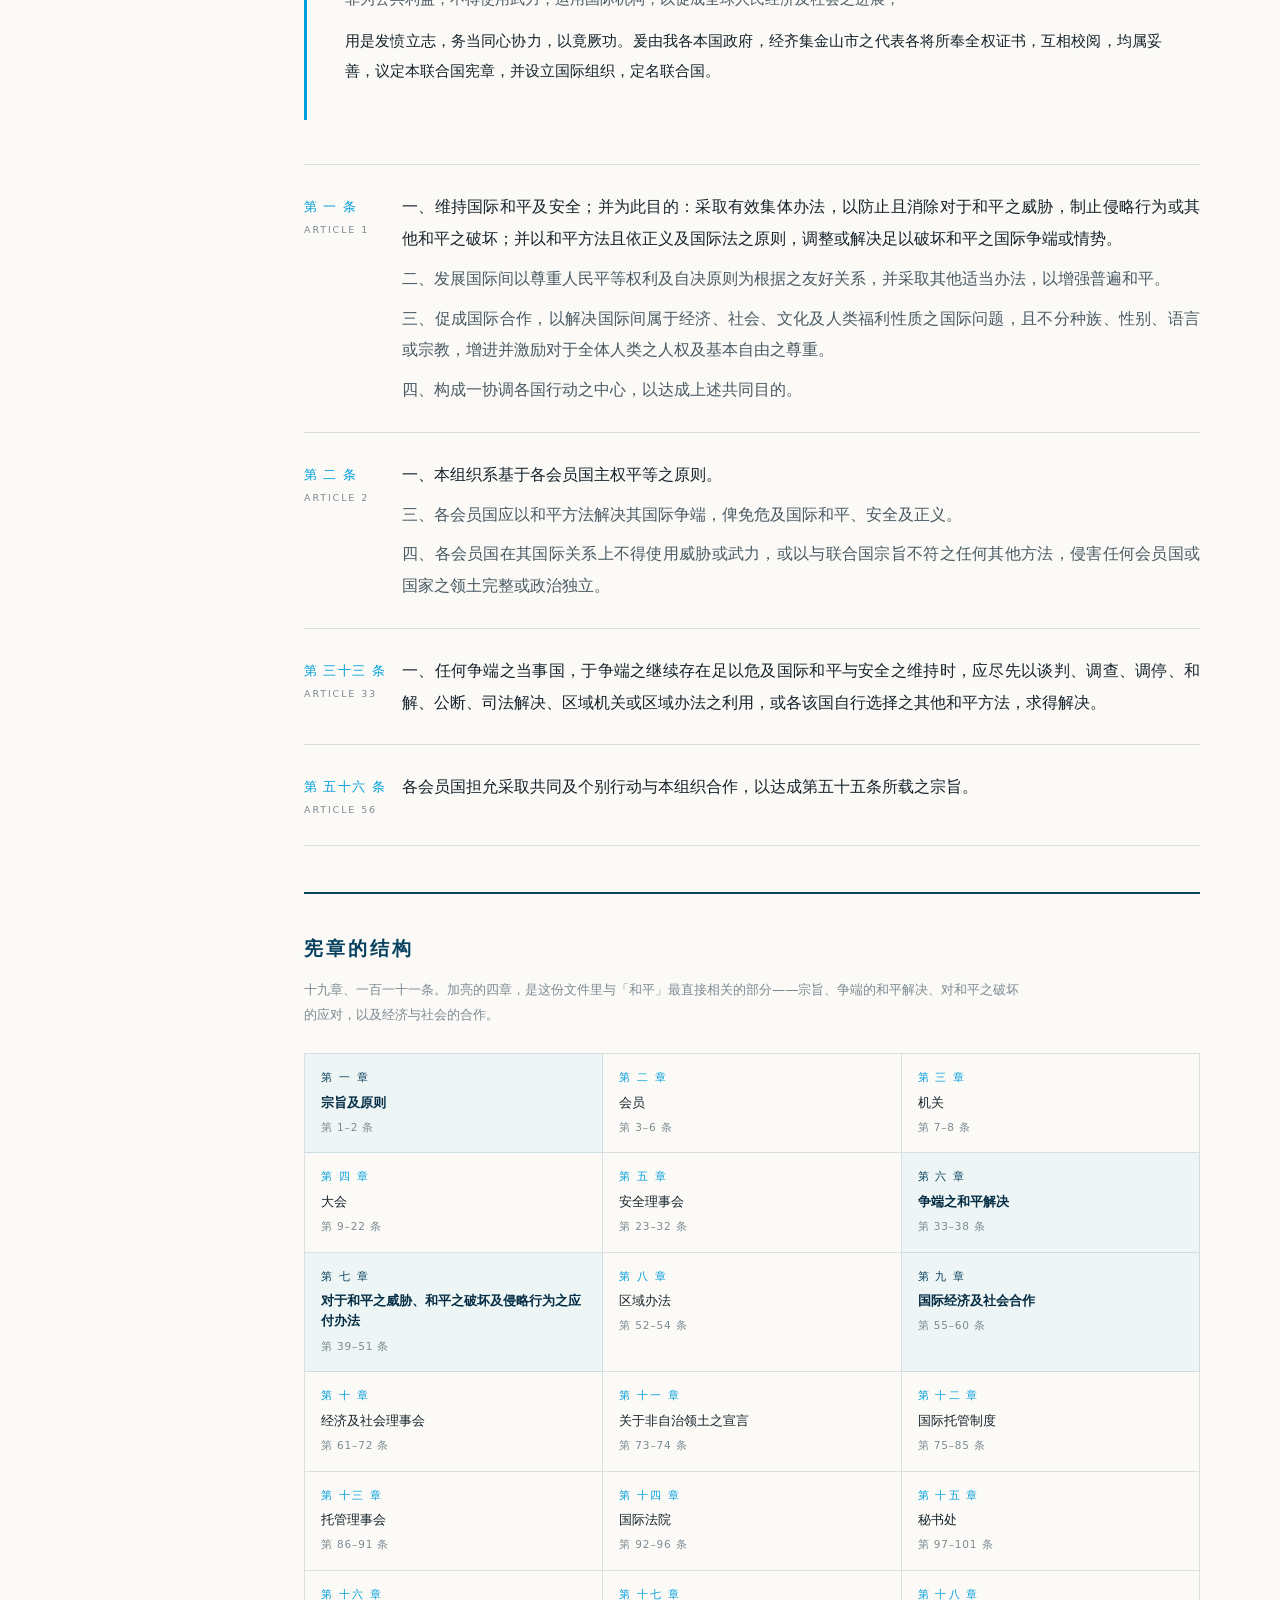
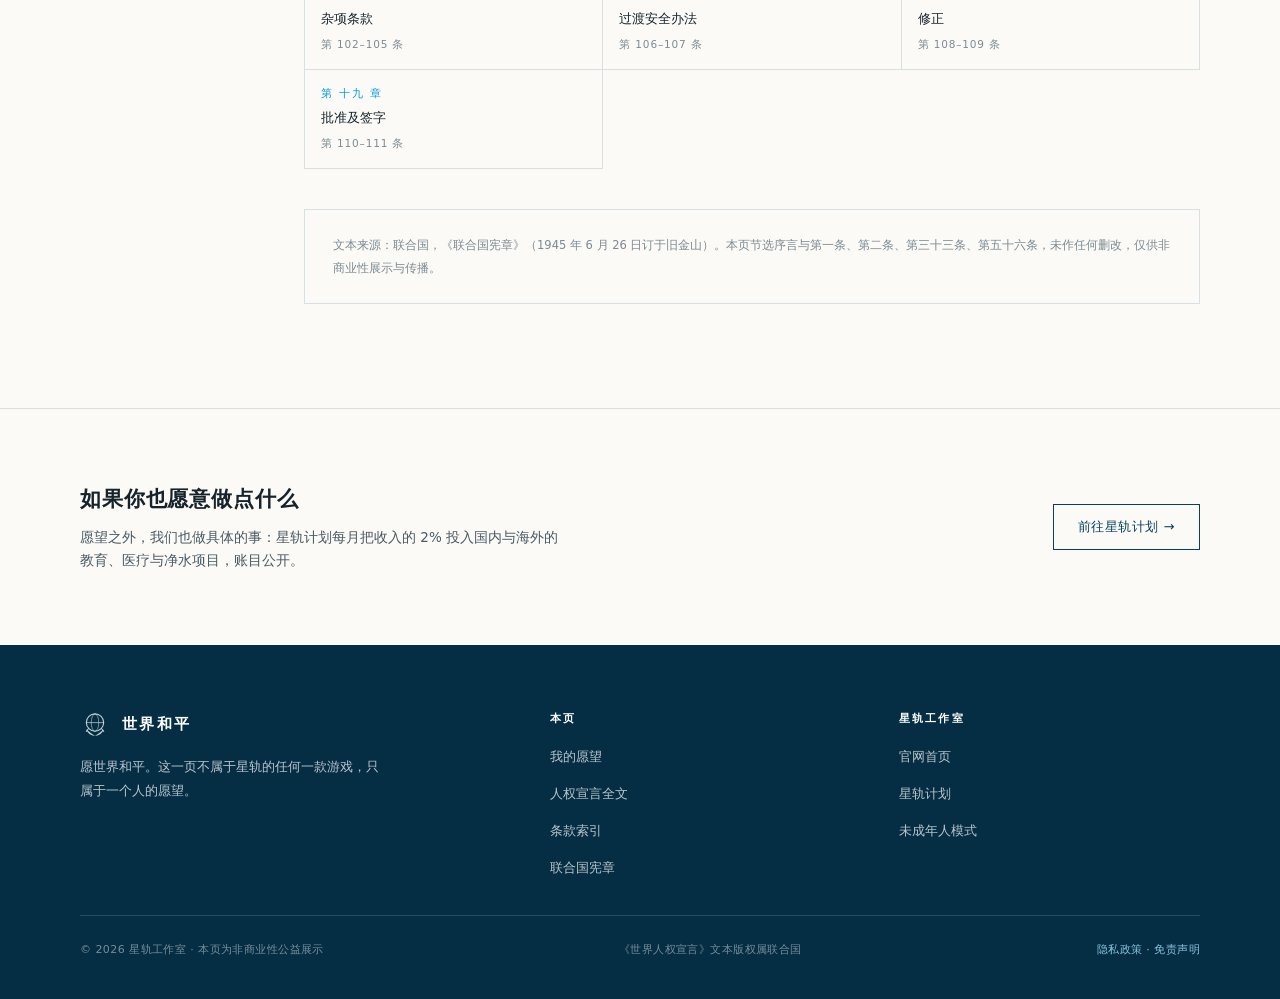
<file: peace.html>
<!DOCTYPE html>
<html lang="zh-CN" data-lang="zh">
<head>
<meta charset="UTF-8">
<meta name="viewport" content="width=device-width, initial-scale=1">
<title>世界和平 · World Peace</title>
<meta name="description" content="愿世界和平。《世界人权宣言》全文，与一个独立游戏创作者的愿望。">
<link rel="stylesheet" href="assets/peace.css">
<link rel="stylesheet" href="assets/a11y.css">
</head>
<body class="pw" data-page="peace" data-music-autoplay>

<!-- ============ 顶栏 ============ -->
<header class="pw-header">
  <div class="inner">
    <a class="pw-mark" href="peace.html">
      <svg viewBox="0 0 64 64" fill="none" xmlns="http://www.w3.org/2000/svg" aria-hidden="true"><circle cx="32" cy="29" r="18.5" stroke="#7FD1EC" stroke-width="2.4"/><path d="M13.5 29h37" stroke="#7FD1EC" stroke-width="1.8" opacity=".85"/><ellipse cx="32" cy="29" rx="8" ry="18.5" stroke="#7FD1EC" stroke-width="1.8" opacity=".7"/><path d="M12 49c1.2-4 3.6-6.8 7.2-8.6-1 3-2.6 5.8-4.8 8.2z" fill="#7FD1EC"/><path d="M52 49c-1.2-4-3.6-6.8-7.2-8.6 1 3 2.6 5.8 4.8 8.2z" fill="#7FD1EC"/><path d="M13.5 43.5C16 51 23 56.5 32 57.5 26 53 20.5 49 13.5 43.5z" fill="#7FD1EC"/><path d="M50.5 43.5C48 51 41 56.5 32 57.5 38 53 43.5 49 50.5 43.5z" fill="#7FD1EC"/></svg>
      <span class="txt">
        <b data-pw="brand">世界和平</b>
        <span>World Peace · 世界和平</span>
      </span>
    </a>

    <nav class="pw-nav">
      <a href="#wish" data-pw="navWish">我的愿望</a>
      <a href="#declaration" data-pw="navDecl">人权宣言全文</a>
      <a href="#charter" data-pw="navCharter">联合国宪章</a>
      <a href="starway.html" data-pw="navStarway">星轨计划</a>
      <a href="index.html" class="quiet" data-pw="navBack">← 星轨工作室</a>
    </nav>

    <div style="display:flex;align-items:center;gap:18px">
      <button class="pw-music" type="button" data-music-toggle aria-label="music">
        <span class="eq"><i></i><i></i><i></i></span>
        <span class="lbl-pause" data-pw="musicOn">和平之歌</span>
        <span class="lbl-play" data-pw="musicOff">播放</span>
      </button>
      <div class="pw-lang" role="group" aria-label="Language / 语言">
        <button type="button" data-lang="zh" class="on" lang="zh-CN">中</button>
        <button type="button" data-lang="en" lang="en">EN</button>
        <button type="button" data-lang="ru" lang="ru">РУ</button>
        <button type="button" data-lang="fr" lang="fr">FR</button>
        <button type="button" data-lang="ar" lang="ar">ع</button>
      </div>
    </div>
  </div>
</header>

<!-- ============ 首屏 ============ -->
<section class="pw-hero">
  <div class="left">
    <div class="pw-eyebrow" data-pw="eyebrow">A personal statement · 2026</div>
    <h1 data-html data-pw="heroTitle">愿<em>世界</em><br>和平</h1>
    <p class="lede" data-pw="lede">这不是一个游戏项目，也不是一句标语。这是一名普通创作者，在 2026 年最想留下的一句话。</p>
    <div class="sign">
      <span data-pw="sign">星轨工作室 · 独立游戏开发者</span>
    </div>
  </div>

  <div class="right">
    <div class="grid-lines"></div>
    <span style="position:absolute;left:26px;top:0;bottom:0;width:1px;background:rgba(255,255,255,.14)"></span>
    <span style="position:absolute;left:38px;top:50%;transform:translateY(-50%) rotate(180deg);writing-mode:vertical-rl;font-size:10px;letter-spacing:.42em;color:rgba(255,255,255,.5);text-transform:uppercase">
      Universal Declaration of Human Rights · 1948
    </span>
    <svg class="peace-art" role="img" aria-label="和平鸽插画 · Dove of peace illustration" viewBox="0 0 420 420" fill="none" xmlns="http://www.w3.org/2000/svg">
      <text x="210" y="300" text-anchor="middle" font-family="Noto Serif SC, Songti SC, SimSun, serif" font-size="300" fill="rgba(255,255,255,.09)">和</text>
      <g stroke="rgba(255,255,255,.55)" stroke-width="1">
        <path d="M60 210h300"/>
        <path d="M210 60v300"/>
        <circle cx="210" cy="210" r="104" stroke-dasharray="2 7"/>
      </g>
      <g fill="none" stroke="rgba(255,255,255,.9)" stroke-width="2" stroke-linecap="round">
        <path d="M150 268c26-6 44-24 52-46 8-22 4-42-8-56 20 4 34 18 38 34 8-18 24-28 42-26-12 10-16 22-14 34"/>
        <path d="M156 276c18 12 40 14 58 4" stroke-width="1.4" stroke-opacity=".7"/>
      </g>
      <g fill="rgba(255,255,255,.35)">
        <ellipse cx="196" cy="222" rx="15" ry="6" transform="rotate(-32 196 222)"/>
        <ellipse cx="170" cy="248" rx="15" ry="6" transform="rotate(-20 170 248)"/>
        <ellipse cx="232" cy="208" rx="15" ry="6" transform="rotate(-46 232 208)"/>
        <ellipse cx="256" cy="186" rx="15" ry="6" transform="rotate(-40 256 186)"/>
      </g>
      <text x="210" y="352" text-anchor="middle" font-family="Inter, system-ui, sans-serif" font-size="9.5" letter-spacing="6" fill="rgba(255,255,255,.45)">PEACE IS A HUMAN RIGHT</text>
    </svg>
    <div class="cap" data-pw="unBlueCap">联合国蓝 · UNITED NATIONS BLUE</div>
  </div>
</section>

<!-- ============ 我的愿望 ============ -->
<section class="pw-wish" id="wish">
  <div class="pw-narrow">
    <div class="label" data-pw="wishLabel">我的愿望 · A WISH</div>
    <p data-pw="wish1">我做游戏，是因为相信故事能让人更理解彼此。但有些话，比故事更重要，也更简单——我希望这个世界和平。</p>
    <p data-pw="wish2">它不是一句口号。它意味着：孩子可以在夜里安睡，而不是在警报声中醒来；一个家庭不必因为战争、贫困或一场灾难，失去本可以留住的人；一个人的尊严，不因为出生在哪里、说什么语言、相信什么，而被削减一分。</p>
    <p data-pw="wish3">这些不是我的发明。1948 年 12 月 10 日，联合国大会通过《世界人权宣言》，把“人人生而自由，在尊严和权利上一律平等”写成了所有国家共同的标准。七十多年过去，它仍未被完全实现——而这正是它值得被一遍遍读出来的原因。</p>
    <p data-pw="wish4">所以我把这一页放在这里。它不属于任何一个游戏，也不为了卖什么。它只是一个人，在 2026 年的一个愿望。</p>

    <div class="sig">
      <span data-pw="sig1">—— 星轨工作室，2026 年 10 月</span>
      <span>May peace prevail on Earth.</span>
    </div>
  </div>
</section>

<!-- ============ 为什么是人权宣言 ============ -->
<section class="pw-why pw-wrap">
  <div>
    <h2>
      <span class="eb" data-pw="whyEb">Why this document</span>
      <span data-pw="whyTitle">和平不只是没有战争</span>
    </h2>
  </div>
  <div class="body">
    <p data-html data-pw="why1">战争是和平最响亮的敌人，但远不是唯一的。贫困、歧视、失学、无医可求、无法发声——这些安静的东西，同样在一点一点拿走一个人的安全感。</p>
    <p data-html data-pw="why2">《世界人权宣言》开篇第一句就写清楚了这件事：对人人固有尊严与平等权利的承认，<strong>乃是世界自由、正义与和平的基础</strong>。它把“和平”从停火协议里拉出来，放回到每一个具体的人身上。</p>
    <p data-pw="why3">我把全文放在下面，不加删改。一是因为它值得被完整读到；二是因为它给了“想帮别人”这件事一个不靠情绪的标准——不是同情，而是权利。</p>
  </div>
</section>

<!-- ============ 宣言全文 ============ -->
<section class="pw-doc" id="declaration">
  <div class="pw-wrap">
    <div class="head">
      <h2 data-pw="docTitle">世界人权宣言</h2>
      <div class="meta">
        <div data-pw="docMeta1">联合国大会 1948 年 12 月 10 日第 217A(III) 号决议通过并颁布</div>
        <div><b data-pw="docMeta2">序言 + 三十条</b></div>
      </div>
    </div>

    <div class="pw-doc-layout">
      <aside class="pw-index">
        <div class="t" data-pw="idxTitle">条款索引</div>
        <div class="nums" id="udhrIndex"></div>
        <a class="back" href="#wish" data-pw="idxBack">↑ 回到愿望</a>
      </aside>

      <div>
        <div class="pw-preamble">
          <h3 data-pw="preTitle">序　言</h3>
          <div id="preambleBody"></div>
        </div>
        <div id="articleList"></div>

        <div class="pw-source">
          <div data-pw="source">文本来源：联合国，《世界人权宣言》中文文本（联合国大会 1948 年 12 月 10 日第 217A(III) 号决议）。本页仅作非商业性展示与传播，未作任何删改。</div>
        </div>
      </div>
    </div>
  </div>
</section>


<!-- ============ 联合国宪章 ============ -->
<section class="pw-doc pw-charter" id="charter">
  <div class="pw-wrap">
    <div class="head">
      <h2 data-pw="charterTitle">联合国宪章</h2>
      <div class="meta">
        <div data-pw="charterMeta1">1945 年 6 月 26 日订于旧金山 · 同年 10 月 24 日生效</div>
        <div><b data-pw="charterMeta2">序言 + 十九章 · 一百一十一条</b></div>
      </div>
    </div>

    <p class="pw-charter-lead" data-html data-pw="charterLead">《联合国宪章》是联合国的组织法。</p>

    <div class="pw-pair">
      <div class="pc">
        <div class="yr">1945</div>
        <b data-pw="pair1t">联合国宪章</b>
        <p data-pw="pair1d">组织法。有法律约束力，规定宗旨、原则与机构。</p>
      </div>
      <div class="pc">
        <div class="yr">1948</div>
        <b data-pw="pair2t">世界人权宣言</b>
        <p data-pw="pair2d">宪章承诺的第一份清单。不具条约效力，却是后来所有人权公约的母本。</p>
      </div>
      <p class="note" data-pw="pairNote">前者约束国家，后者提醒每一个人：你本来就有这些权利。</p>
    </div>

    <div class="pw-doc-layout">
      <aside class="pw-index">
        <div class="t" data-pw="charterIdxTitle">宪章索引</div>
        <div class="links" id="charterIndex"></div>
        <a class="back" href="#declaration" data-pw="charterIdxBack">↑ 回到人权宣言</a>
      </aside>

      <div>
        <div class="pw-preamble" id="charter-preamble">
          <h3 data-pw="charterPreTitle">序　言</h3>
          <div id="charterPreamble"></div>
        </div>
        <div id="charterArticles"></div>

        <div class="pw-chapters" id="charter-structure">
          <h3 data-pw="charterStructTitle">宪章的结构</h3>
          <p data-pw="charterStructNote">十九章、一百一十一条。</p>
          <div class="chap-grid" id="charterChapters"></div>
        </div>

        <div class="pw-source">
          <div data-pw="charterSource">文本来源：联合国，《联合国宪章》。</div>
        </div>
      </div>
    </div>
  </div>
</section>

<!-- ============ 桥接 ============ -->
<section class="pw-wrap pw-bridge">
  <div class="txt">
    <h3 data-pw="bridgeTitle">如果你也愿意做点什么</h3>
    <p data-pw="bridgeText">愿望之外，我们也做具体的事：星轨计划每月把收入的 2% 投入国内与海外的教育、医疗与净水项目，账目公开。</p>
  </div>
  <a class="link" href="starway.html" data-pw="bridgeLink">前往星轨计划 →</a>
</section>

<!-- ============ 页脚 ============ -->
<footer class="pw-footer">
  <div class="pw-wrap">
    <div class="top">
      <div>
        <div class="fmark">
          <svg viewBox="0 0 64 64" fill="none" xmlns="http://www.w3.org/2000/svg" aria-hidden="true"><circle cx="32" cy="29" r="18.5" stroke="rgba(255,255,255,.75)" stroke-width="2.4"/><path d="M13.5 29h37" stroke="rgba(255,255,255,.75)" stroke-width="1.8" opacity=".85"/><ellipse cx="32" cy="29" rx="8" ry="18.5" stroke="rgba(255,255,255,.75)" stroke-width="1.8" opacity=".7"/><path d="M12 49c1.2-4 3.6-6.8 7.2-8.6-1 3-2.6 5.8-4.8 8.2z" fill="rgba(255,255,255,.75)"/><path d="M52 49c-1.2-4-3.6-6.8-7.2-8.6 1 3 2.6 5.8 4.8 8.2z" fill="rgba(255,255,255,.75)"/><path d="M13.5 43.5C16 51 23 56.5 32 57.5 26 53 20.5 49 13.5 43.5z" fill="rgba(255,255,255,.75)"/><path d="M50.5 43.5C48 51 41 56.5 32 57.5 38 53 43.5 49 50.5 43.5z" fill="rgba(255,255,255,.75)"/></svg>
          <b data-pw="brand">世界和平</b>
        </div>
        <p data-pw="fAbout">愿世界和平。这一页不属于星轨的任何一款游戏，只属于一个人的愿望。</p>
      </div>
      <div>
        <h4 data-pw="fH4a">本页</h4>
        <ul>
          <li><a href="#wish" data-pw="navWish">我的愿望</a></li>
          <li><a href="#declaration" data-pw="navDecl">人权宣言全文</a></li>
          <li><a href="#declaration" data-pw="idxTitle">条款索引</a></li>
          <li><a href="#charter" data-pw="fNavCharter">联合国宪章</a></li>
        </ul>
      </div>
      <div>
        <h4 data-pw="fH4b">星轨工作室</h4>
        <ul>
          <li><a href="index.html" data-pw="fNavHome">官网首页</a></li>
          <li><a href="starway.html" data-pw="navStarway">星轨计划</a></li>
          <li><a href="minors.html" data-pw="fNavMinor">未成年人模式</a></li>
        </ul>
      </div>
    </div>
    <div class="bottom">
      <span data-pw="fBottom1">© 2026 星轨工作室 · 本页为非商业性公益展示</span>
      <span data-pw="fBottom2">《世界人权宣言》文本版权属联合国</span><span><a href="legal.html" style="color:#8CC4DC">隐私政策 · 免责声明</a></span>
    </div>
  </div>
</footer>

<script src="assets/charter.js"></script>
<script src="assets/lang.js"></script>
<script src="assets/app.js"></script>
<script src="assets/a11y.js"></script>
</body>
</html>
</file>
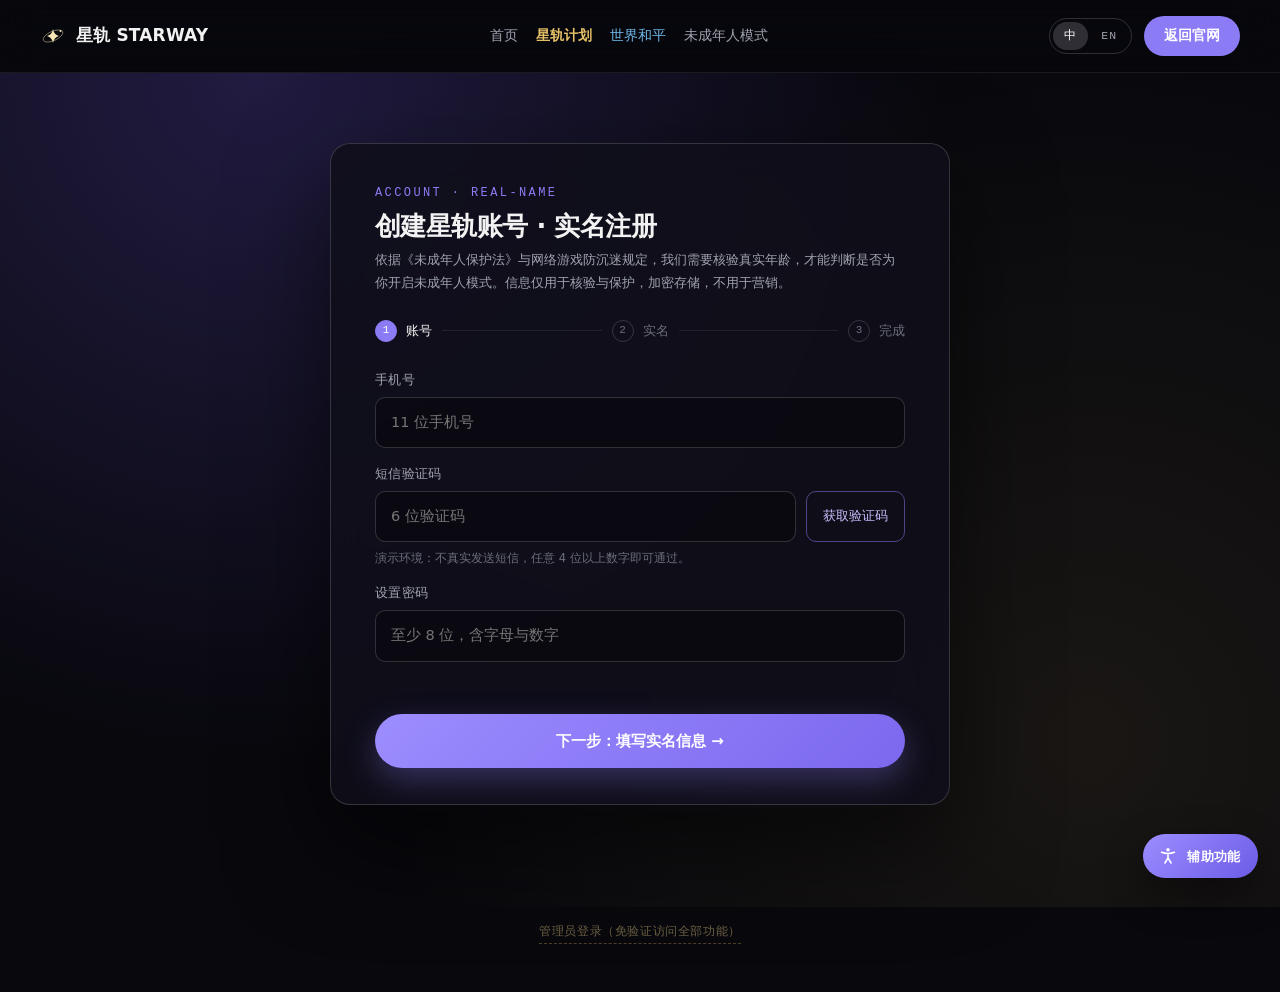
<file: register.html>
<!DOCTYPE html>
<html lang="zh-CN" data-lang="zh">
<head>
<meta charset="UTF-8">
<meta name="viewport" content="width=device-width, initial-scale=1">
<title>实名注册 · 星轨 STARWAY</title>
<meta name="description" content="星轨账号实名注册：账号创建、实名信息核验、未成年人监护人授权。">
<link rel="stylesheet" href="assets/style.css">
<link rel="stylesheet" href="assets/a11y.css">
</head>
<body data-page="register">

<header class="nav">
  <a class="brand" href="index.html">
    <svg viewBox="0 0 64 64" fill="none" xmlns="http://www.w3.org/2000/svg" aria-hidden="true"><defs><linearGradient id="swgregister1" x1="14" y1="10" x2="52" y2="56"><stop offset="0" stop-color="#F8E7B4"/><stop offset=".5" stop-color="#E8C268"/><stop offset="1" stop-color="#B07E33"/></linearGradient></defs><ellipse cx="32" cy="32" rx="26" ry="11.5" transform="rotate(-24 32 32)" stroke="url(#swgregister1)" stroke-width="2.2" opacity=".48"/><path d="M32 14.5 Q34.2 28 46.5 32 Q34.2 36 32 49.5 Q29.8 36 17.5 32 Q29.8 28 32 14.5 Z" fill="url(#swgregister1)"/><circle cx="50.5" cy="19.5" r="2.5" fill="#F8E7B4"/></svg>
    <span>星轨 STARWAY</span>
  </a>
  <nav class="nav-links">
    <a href="index.html" data-zh="首页" data-en="Home">首页</a>
    <a href="starway.html" class="gold" data-zh="星轨计划" data-en="Starway Project">星轨计划</a>
    <a href="peace.html" class="peace-link" data-zh="世界和平" data-en="World Peace">世界和平</a>
    <a href="minors.html" data-zh="未成年人模式" data-en="Minor Mode">未成年人模式</a>
  </nav>
  <div class="nav-right">
    <div class="lang-switch" role="group" aria-label="Language">
      <button type="button" data-lang="zh" class="on">中</button>
      <button type="button" data-lang="en">EN</button>
    </div>
    <a class="nav-cta" href="index.html" data-zh="返回官网" data-en="Back to site">返回官网</a>
  </div>
</header>

<main class="auth-main">
  <div class="auth-card">
    <div class="auth-head">
      <div class="kicker" data-zh="ACCOUNT · REAL-NAME" data-en="ACCOUNT · REAL-NAME">ACCOUNT · REAL-NAME</div>
      <h1 data-zh="创建星轨账号 · 实名注册" data-en="Create a Starway account · real-name sign-up">创建星轨账号 · 实名注册</h1>
      <p data-zh="依据《未成年人保护法》与网络游戏防沉迷规定，我们需要核验真实年龄，才能判断是否为你开启未成年人模式。信息仅用于核验与保护，加密存储，不用于营销。"
         data-en="Under China's Law on the Protection of Minors and anti-addiction rules, we must verify your real age to know whether minor mode applies. Data is used only for verification and protection, stored encrypted, never for marketing.">依据《未成年人保护法》与网络游戏防沉迷规定，我们需要核验真实年龄，才能判断是否为你开启未成年人模式。信息仅用于核验与保护，加密存储，不用于营销。</p>
    </div>

    <div class="steps">
      <div class="s on" data-step="1"><i>1</i><span data-zh="账号" data-en="Account">账号</span></div>
      <div class="line"></div>
      <div class="s" data-step="2"><i>2</i><span data-zh="实名" data-en="Identity">实名</span></div>
      <div class="line"></div>
      <div class="s" data-step="3"><i>3</i><span data-zh="完成" data-en="Done">完成</span></div>
    </div>

    <!-- 第一步 -->
    <div class="pane on" id="pane1">
      <div class="field">
        <label data-zh="手机号" data-en="Mobile number">手机号</label>
        <input id="phone" type="tel" inputmode="numeric" maxlength="11" data-ph-zh="11 位手机号" data-ph-en="11-digit number" placeholder="11 位手机号">
      </div>
      <div class="field">
        <label data-zh="短信验证码" data-en="SMS code">短信验证码</label>
        <div class="sms-row">
          <input id="code" type="text" inputmode="numeric" maxlength="6" data-ph-zh="6 位验证码" data-ph-en="6-digit code" placeholder="6 位验证码">
          <button type="button" id="sendCode" data-zh="获取验证码" data-en="Send code">获取验证码</button>
        </div>
        <div class="hint" data-zh="演示环境：不真实发送短信，任意 4 位以上数字即可通过。" data-en="Demo build: no SMS is sent — any 4+ digits will pass.">演示环境：不真实发送短信，任意 4 位以上数字即可通过。</div>
      </div>
      <div class="field">
        <label data-zh="设置密码" data-en="Password">设置密码</label>
        <input id="pw" type="password" data-ph-zh="至少 8 位，含字母与数字" data-ph-en="At least 8 characters" placeholder="至少 8 位，含字母与数字">
      </div>
      <div class="auth-err" id="err1"></div>
      <div class="auth-actions">
        <button class="btn btn-primary" type="button" id="next1" data-zh="下一步：填写实名信息 →" data-en="Next: identity details →">下一步：填写实名信息 →</button>
      </div>
    </div>

    <!-- 第二步 -->
    <div class="pane" id="pane2">
      <div class="field">
        <label data-zh="真实姓名" data-en="Legal name">真实姓名</label>
        <input id="realname" type="text" data-ph-zh="与证件一致" data-ph-en="As shown on your ID" placeholder="与证件一致">
      </div>
      <div class="field">
        <label data-zh="证件类型" data-en="Document type">证件类型</label>
        <select id="idtype">
          <option value="cn" data-zh="居民身份证" data-en="Resident ID card">居民身份证</option>
          <option value="passport" data-zh="护照" data-en="Passport">护照</option>
          <option value="hkmo" data-zh="港澳台居民居住证" data-en="Residence permit (HK/Macao/Taiwan)">港澳台居民居住证</option>
          <option value="other" data-zh="其他有效证件" data-en="Other valid document">其他有效证件</option>
        </select>
      </div>
      <div class="field">
        <label data-zh="证件号码" data-en="Document number">证件号码</label>
        <input id="idnum" type="text" maxlength="18" data-ph-zh="请输入证件号码" data-ph-en="Enter document number" placeholder="请输入证件号码">
        <div class="hint" data-zh="仅用于实名与年龄核验，加密存储，不会公开展示。" data-en="Used only for identity and age verification; encrypted, never shown publicly.">仅用于实名与年龄核验，加密存储，不会公开展示。</div>
      </div>
      <div class="field">
        <label data-zh="出生日期（用于判定是否进入未成年人模式）" data-en="Date of birth (determines minor mode)">出生日期（用于判定是否进入未成年人模式）</label>
        <input id="birth" type="date" value="2008-06-01">
      </div>
      <label class="check">
        <input type="checkbox" id="agree">
        <span data-zh="我已阅读并同意《用户协议》《隐私政策》，并确认所填信息真实有效。" data-en="I have read the Terms of Service and Privacy Policy, and confirm the information is accurate.">我已阅读并同意<a href="legal.html#terms">《用户协议》</a><a href="legal.html#privacy">《隐私政策》</a>，并确认所填信息真实有效。</span>
      </label>
      <div class="auth-err" id="err2"></div>
      <div class="auth-actions">
        <button class="btn btn-plain" type="button" id="back2" data-zh="上一步" data-en="Back">上一步</button>
        <button class="btn btn-primary" type="button" id="next2" data-zh="提交核验 →" data-en="Submit →">提交核验 →</button>
      </div>
    </div>

    <!-- 监护人授权（未满 18 岁） -->
    <div class="pane" id="paneGuardian">
      <div class="guardian-note">
        <svg viewBox="0 0 24 24" fill="none" xmlns="http://www.w3.org/2000/svg">
          <path d="M12 3l7 3v6c0 4.3-2.9 7.6-7 9-4.1-1.4-7-4.7-7-9V6l7-3z" stroke="#E8C268" stroke-width="1.6" stroke-linejoin="round"/>
          <path d="M9 12l2.2 2.2L15.5 10" stroke="#E8C268" stroke-width="1.6" stroke-linecap="round" stroke-linejoin="round"/>
        </svg>
        <span data-zh="检测到账号年龄未满 18 周岁。需要监护人授权后才能继续，授权后将自动开启未成年人模式。" data-en="This account is under 18. Guardian consent is required; minor mode will be enabled afterwards.">检测到账号年龄未满 18 周岁。需要监护人授权后才能继续，授权后将自动开启未成年人模式。</span>
      </div>
      <div class="field">
        <label data-zh="监护人姓名" data-en="Guardian's name">监护人姓名</label>
        <input id="gname" type="text" data-ph-zh="监护人真实姓名" data-ph-en="Guardian's legal name" placeholder="监护人真实姓名">
      </div>
      <div class="field">
        <label data-zh="监护人手机号" data-en="Guardian's mobile">监护人手机号</label>
        <div class="sms-row">
          <input id="gphone" type="tel" inputmode="numeric" maxlength="11" data-ph-zh="监护人手机号" data-ph-en="Guardian's number" placeholder="监护人手机号">
          <button type="button" id="sendGuard" data-zh="发送授权短信" data-en="Send consent SMS">发送授权短信</button>
        </div>
      </div>
      <div class="field">
        <label data-zh="监护人收到的验证码" data-en="Code sent to guardian">监护人收到的验证码</label>
        <input id="gcode" type="text" inputmode="numeric" maxlength="6" data-ph-zh="6 位验证码" data-ph-en="6-digit code" placeholder="6 位验证码">
      </div>
      <div class="auth-err" id="errG"></div>
      <div class="auth-actions">
        <button class="btn btn-plain" type="button" id="backG" data-zh="上一步" data-en="Back">上一步</button>
        <button class="btn btn-gold" type="button" id="submitG" data-zh="完成授权 →" data-en="Complete →">完成授权 →</button>
      </div>
    </div>

    <!-- 完成 -->
    <div class="pane" id="paneDone">
      <div class="done-panel">
        <div class="tick">
          <svg viewBox="0 0 24 24" fill="none" xmlns="http://www.w3.org/2000/svg">
            <path d="M5 12.5l4.5 4.5L19 7" stroke="#7DD9A6" stroke-width="2" stroke-linecap="round" stroke-linejoin="round"/>
          </svg>
        </div>
        <h2 id="doneTitle" data-zh="注册完成" data-en="You're all set">注册完成</h2>
        <p id="doneText" data-zh="实名核验通过，账号已创建。" data-en="Identity verified, account created.">实名核验通过，账号已创建。</p>
        <div class="auth-actions" style="width:100%;max-width:340px">
          <a class="btn btn-primary" id="doneGo" href="index.html" data-zh="进入官网" data-en="Enter the site">进入官网</a>
        </div>
      </div>
    </div>
  </div>
</main>

<!-- 管理员入口 -->
<div class="admin-entry">
  <button class="admin-link" id="adminLogin" type="button"
    data-zh="管理员登录（免验证访问全部功能）"
    data-en="Admin sign-in (full access, no verification)">
    管理员登录（免验证访问全部功能）
  </button>
</div>

<script src="assets/lang.js"></script>
<script src="assets/auth.js"></script>
<script src="assets/app.js"></script>
<script src="assets/a11y.js"></script>
<script>
  document.getElementById("adminLogin").addEventListener("click", () => {
    AUTH.set({ on: true, name: "管理员", admin: true });
    location.href = "index.html";
  });
</script>
</body>
</html>
</file>
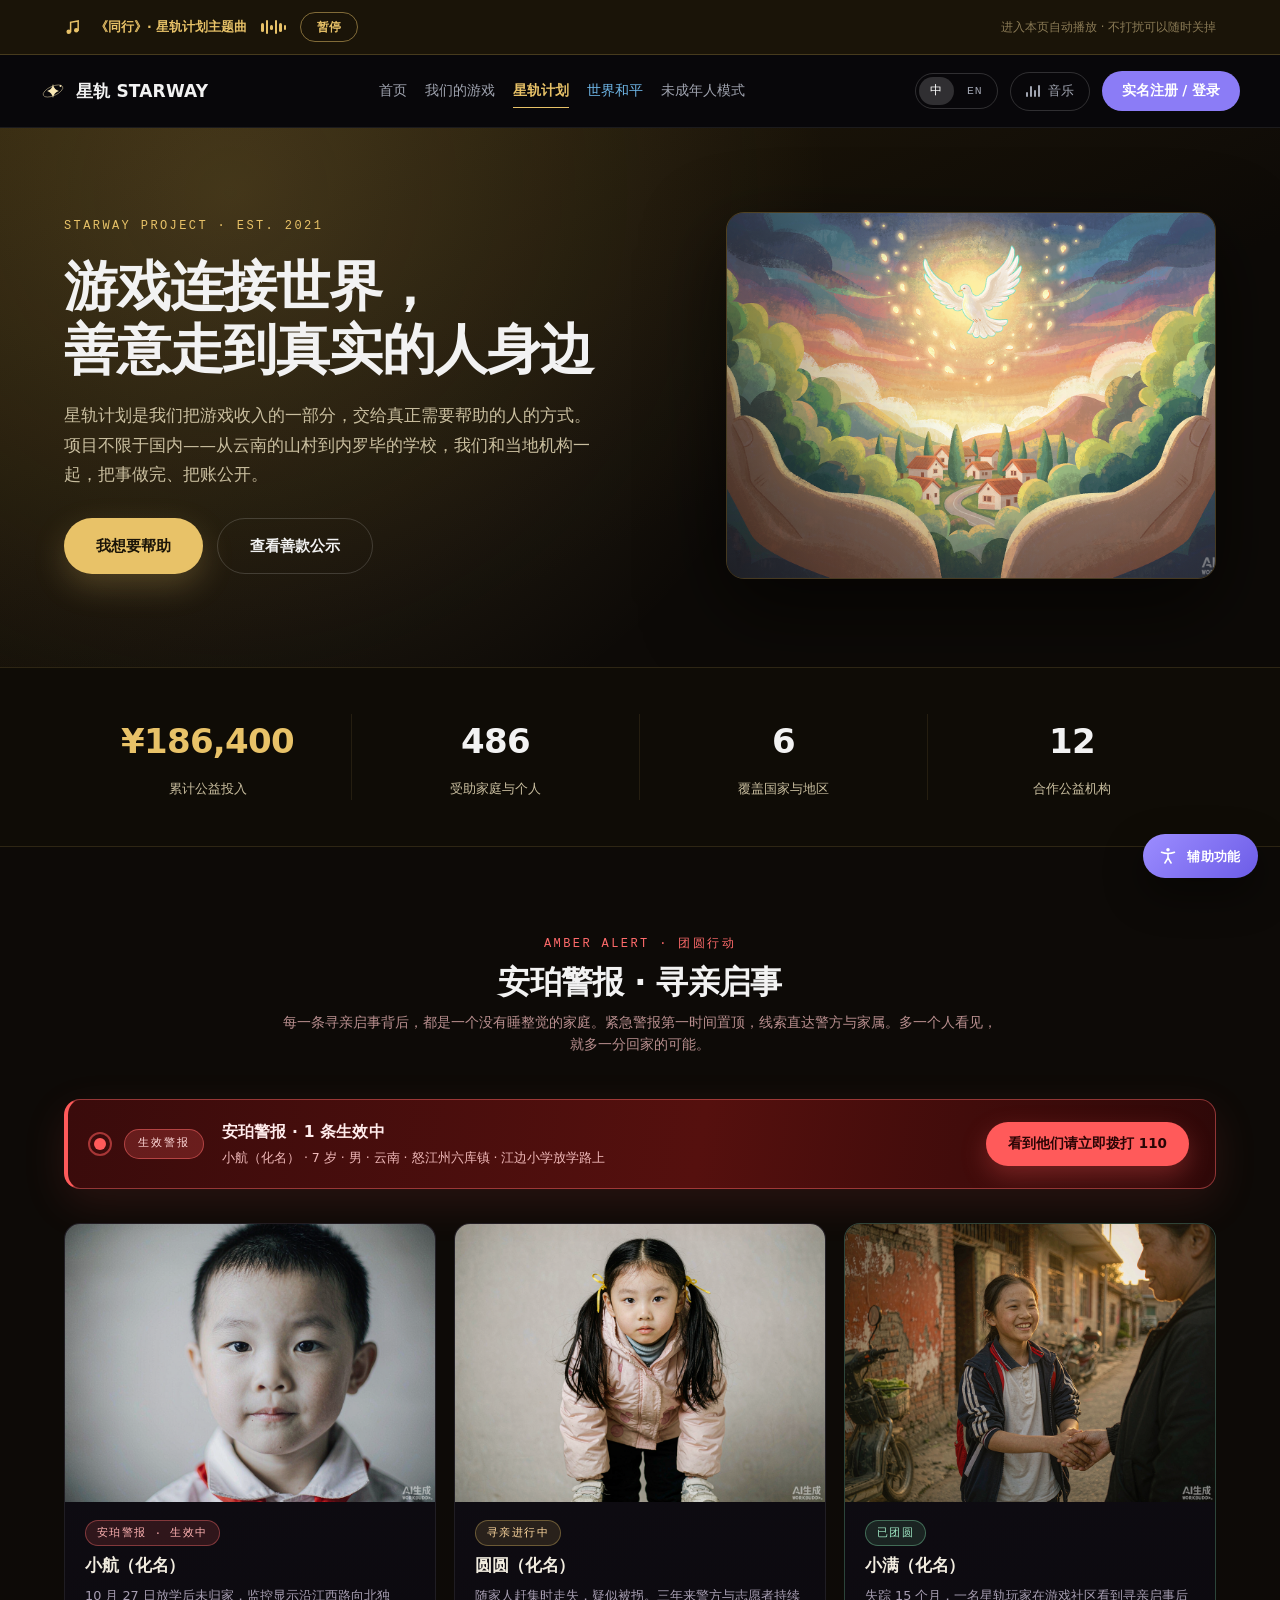
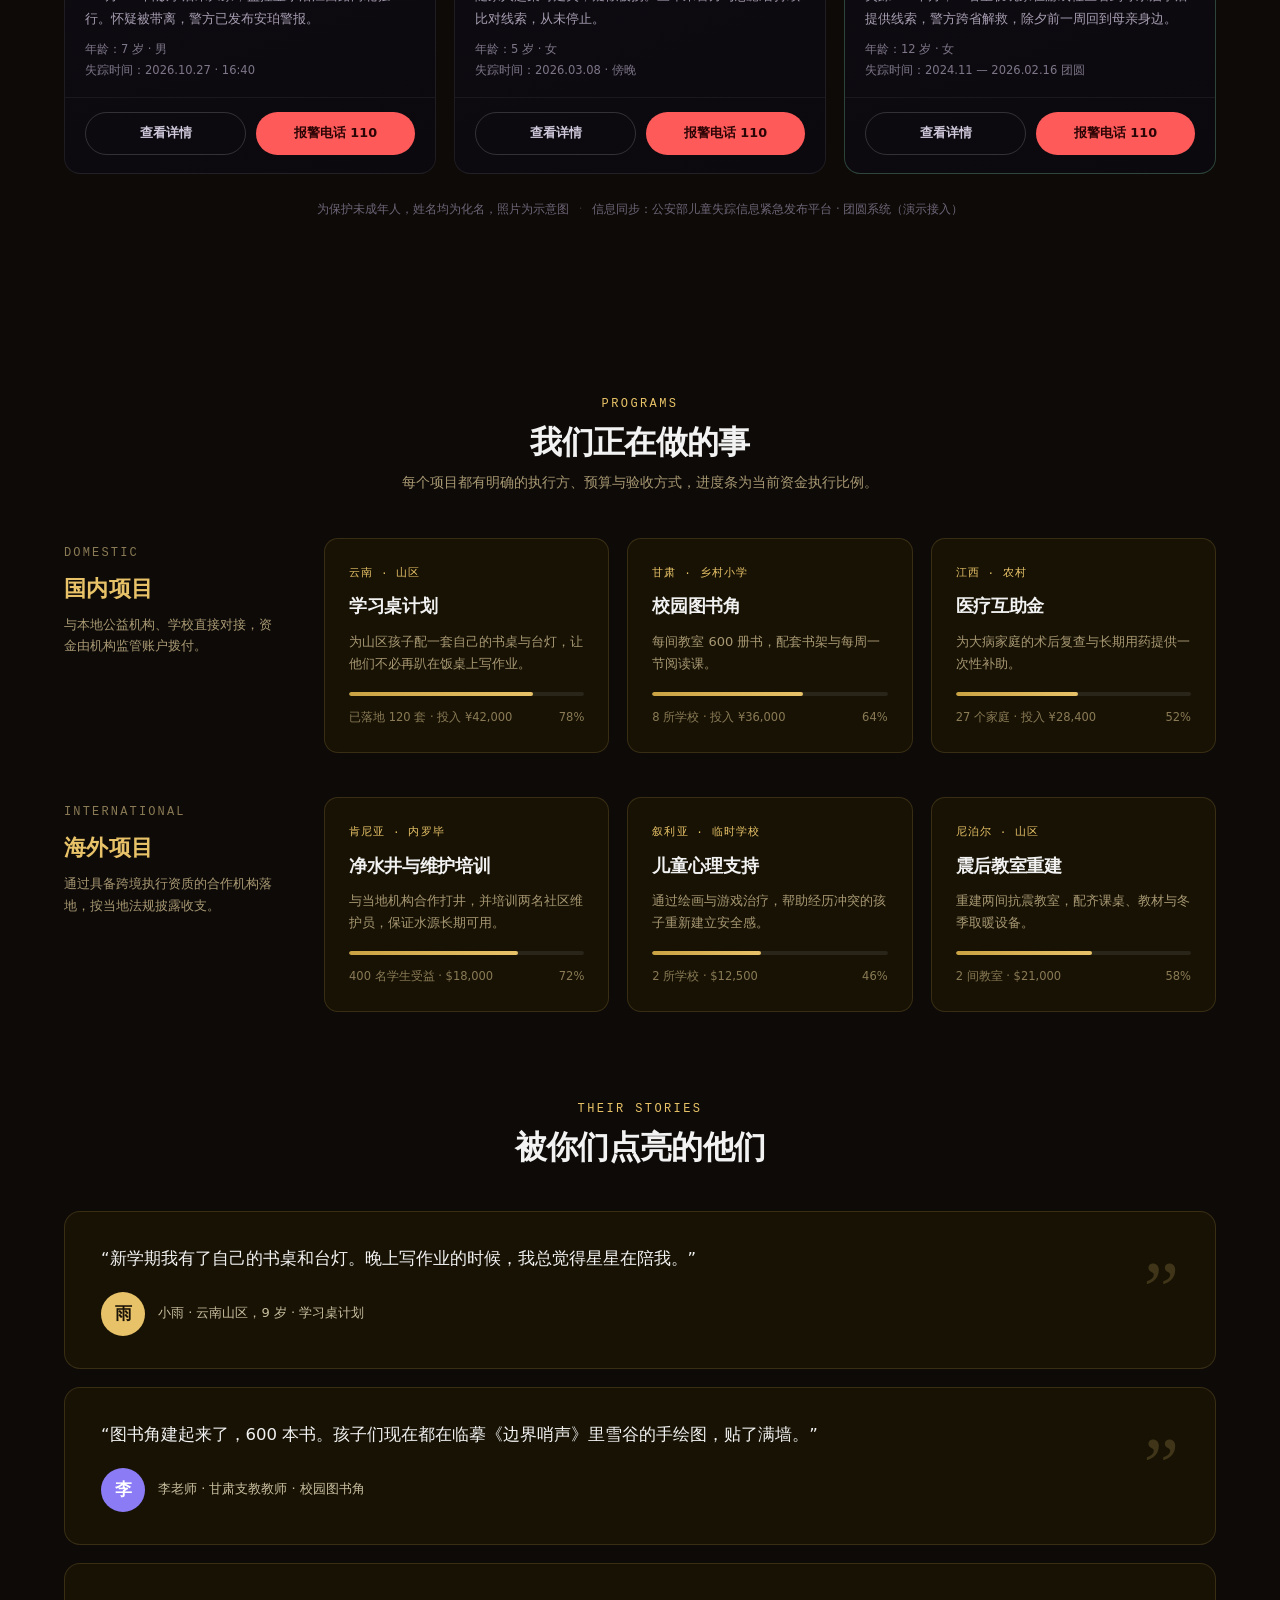
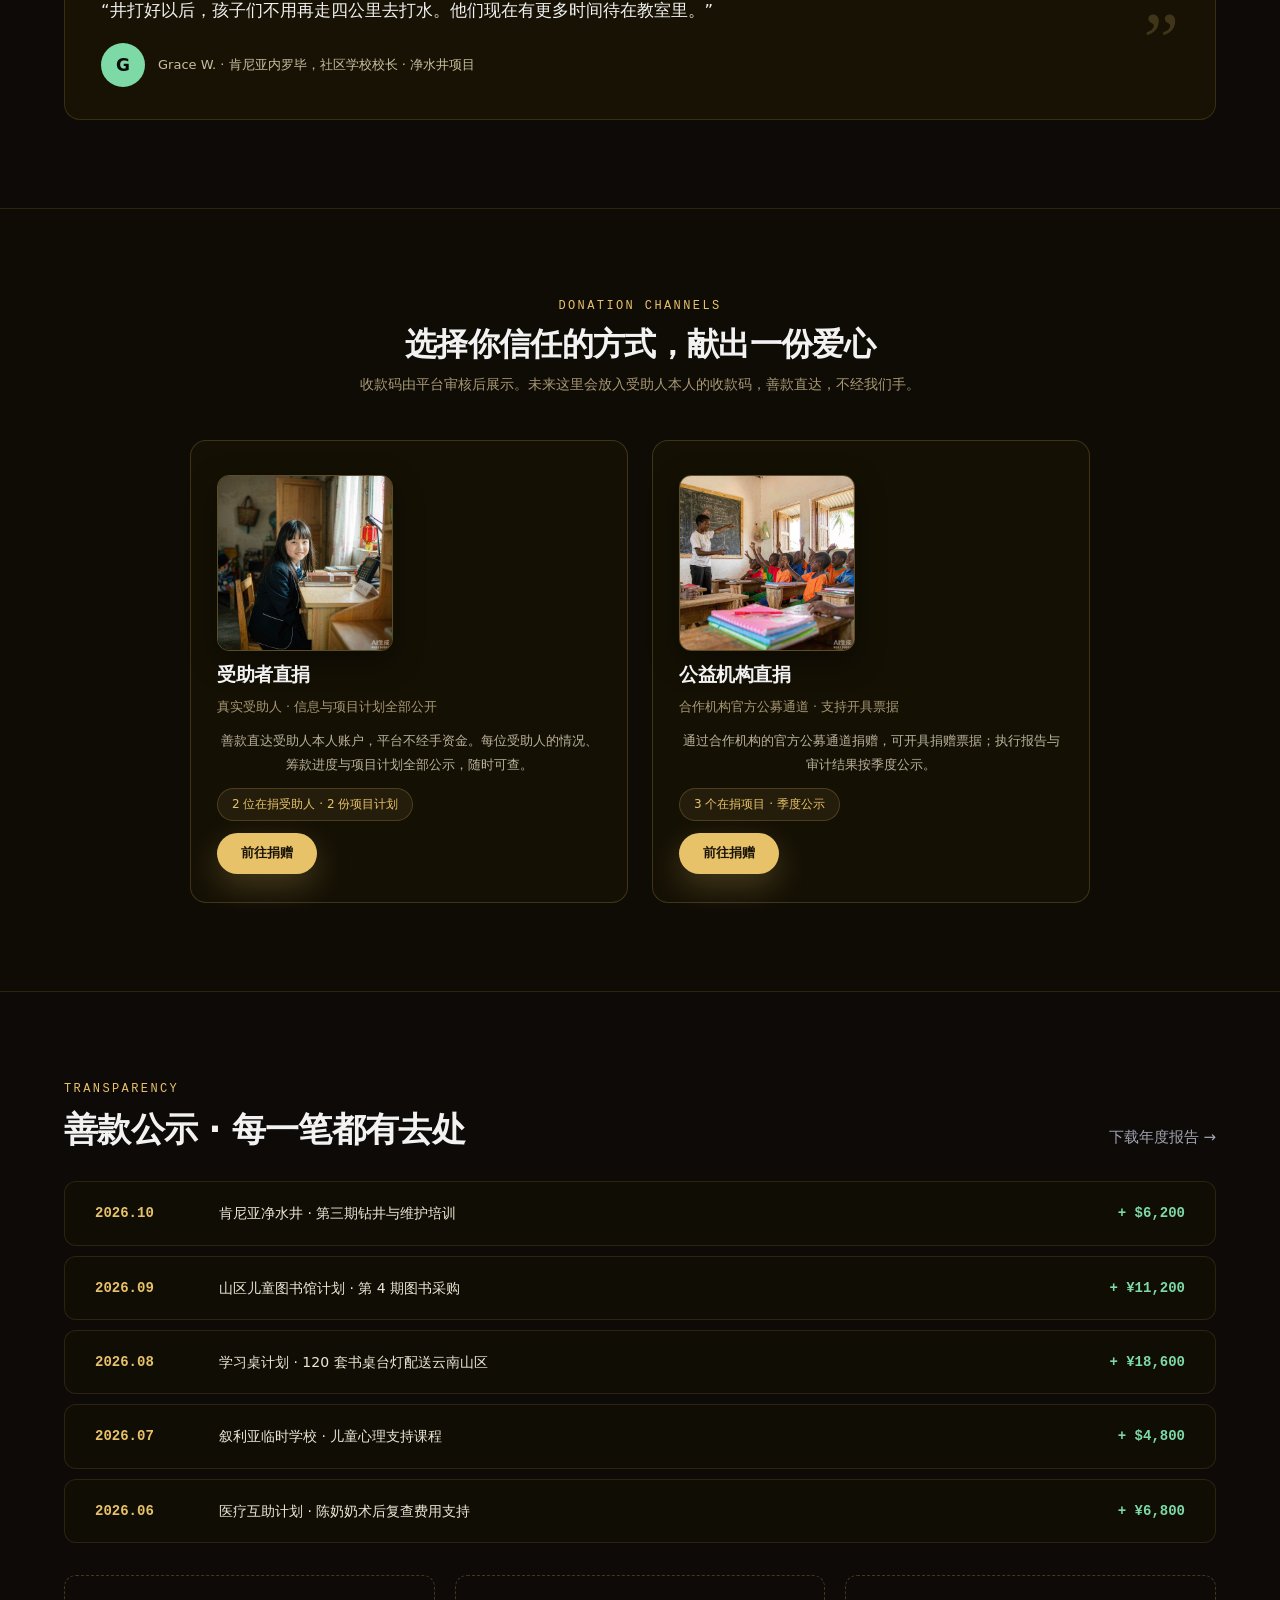
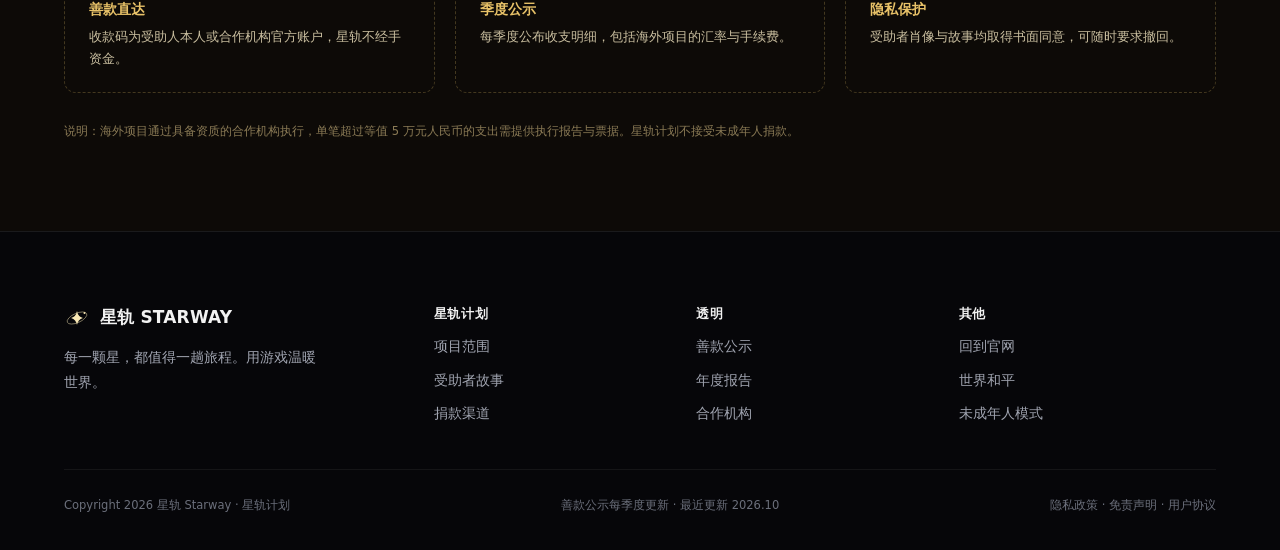
<file: starway.html>
<!DOCTYPE html>
<html lang="zh-CN" data-lang="zh">
<head>
<meta charset="UTF-8">
<meta name="viewport" content="width=device-width, initial-scale=1">
<title>星轨计划 STARWAY PROJECT · 星轨工作室</title>
<meta name="description" content="星轨计划：每月把收入的 2% 投入国内与海外的公益项目，善款去向全部公开。">
<link rel="stylesheet" href="assets/style.css">
<link rel="stylesheet" href="assets/a11y.css">
</head>
<body class="starway-theme" data-page="starway">

<!-- ============ 音乐条 ============ -->
<div class="music-bar" id="musicBar">
  <svg class="note" viewBox="0 0 18 18" fill="none" xmlns="http://www.w3.org/2000/svg">
    <path d="M7 13.5V3.5L15 2V12" stroke="#E8C268" stroke-width="1.6" stroke-linecap="round"/>
    <circle cx="5" cy="13.5" r="2.4" fill="#E8C268"/><circle cx="13" cy="12" r="2.4" fill="#E8C268"/>
  </svg>
  <strong data-zh="《同行》· 星轨计划主题曲" data-en="“Walk With You” · the Starway Project theme">《同行》· 星轨计划主题曲</strong>
  <span class="wave"><i></i><i></i><i></i><i></i><i></i><i></i></span>
  <button class="pause" id="musicBarBtn" type="button" data-zh="暂停" data-en="Pause">暂停</button>
  <span class="hint" data-zh="进入本页自动播放 · 不打扰可以随时关掉" data-en="Plays on entry · turn it off any time">进入本页自动播放 · 不打扰可以随时关掉</span>
</div>

<!-- ============ 导航 ============ -->
<header class="nav">
  <a class="brand" href="index.html">
    <svg viewBox="0 0 64 64" fill="none" xmlns="http://www.w3.org/2000/svg" aria-hidden="true"><defs><linearGradient id="swgstarway1" x1="14" y1="10" x2="52" y2="56"><stop offset="0" stop-color="#F8E7B4"/><stop offset=".5" stop-color="#E8C268"/><stop offset="1" stop-color="#B07E33"/></linearGradient></defs><ellipse cx="32" cy="32" rx="26" ry="11.5" transform="rotate(-24 32 32)" stroke="url(#swgstarway1)" stroke-width="2.2" opacity=".48"/><path d="M32 14.5 Q34.2 28 46.5 32 Q34.2 36 32 49.5 Q29.8 36 17.5 32 Q29.8 28 32 14.5 Z" fill="url(#swgstarway1)"/><circle cx="50.5" cy="19.5" r="2.5" fill="#F8E7B4"/></svg>
    <span>星轨 STARWAY</span>
  </a>
  <nav class="nav-links">
    <a href="index.html" data-zh="首页" data-en="Home">首页</a>
    <a href="games.html" data-zh="我们的游戏" data-en="Games">我们的游戏</a>
    <a href="starway.html" class="gold active" data-zh="星轨计划" data-en="Starway Project">星轨计划</a>
    <a href="peace.html" class="peace-link" data-zh="世界和平" data-en="World Peace">世界和平</a>
    <a href="minors.html" data-zh="未成年人模式" data-en="Minor Mode">未成年人模式</a>
  </nav>
  <div class="nav-right">
    <div class="lang-switch" role="group" aria-label="Language">
      <button type="button" data-lang="zh" class="on">中</button>
      <button type="button" data-lang="en">EN</button>
    </div>
    <button class="music-btn" id="navMusic" type="button">
      <span class="bars"><i></i><i></i><i></i><i></i></span>
      <span data-zh="音乐" data-en="Music">音乐</span>
    </button>
    <a class="nav-cta" href="register.html" data-zh="实名注册 / 登录" data-en="Sign up / Log in">实名注册 / 登录</a>
  </div>
</header>

<!-- ============ Hero ============ -->
<section class="sw-hero">
  <div class="copy">
    <div class="kicker gold" data-zh="STARWAY PROJECT · EST. 2021" data-en="STARWAY PROJECT · EST. 2021">STARWAY PROJECT · EST. 2021</div>
    <h1 data-html data-zh="游戏连接世界，<br>善意走到真实的人身边" data-en="Games connect worlds;<br>kindness reaches real people">游戏连接世界，<br>善意走到真实的人身边</h1>
    <p class="lead" data-zh="星轨计划是我们把游戏收入的一部分，交给真正需要帮助的人的方式。项目不限于国内——从云南的山村到内罗毕的学校，我们和当地机构一起，把事做完、把账公开。"
       data-en="The Starway Project is how we hand part of our game revenue to people who actually need it. Not only at home: from mountain villages in Yunnan to schools in Nairobi, we finish the work with local partners — and publish every figure.">星轨计划是我们把游戏收入的一部分，交给真正需要帮助的人的方式。项目不限于国内——从云南的山村到内罗毕的学校，我们和当地机构一起，把事做完、把账公开。</p>
    <div class="hero-actions">
      <a class="btn btn-gold" href="#donate" data-zh="我想要帮助" data-en="I want to help">我想要帮助</a>
      <a class="btn btn-plain" href="#ledger" data-zh="查看善款公示" data-en="See the ledger">查看善款公示</a>
    </div>
  </div>
  <div class="art"><img src="assets/img/peace.png" alt="星轨计划主视觉"></div>
</section>

<!-- ============ 数据 ============ -->
<section class="peace-stats">
  <div><b class="gold" data-count="186400" data-prefix="¥">¥186,400</b><span data-zh="累计公益投入" data-en="Total funding">累计公益投入</span></div>
  <div><b data-count="486">486</b><span data-zh="受助家庭与个人" data-en="Families &amp; individuals">受助家庭与个人</span></div>
  <div><b data-count="6">6</b><span data-zh="覆盖国家与地区" data-en="Countries &amp; regions">覆盖国家与地区</span></div>
  <div><b data-count="12">12</b><span data-zh="合作公益机构" data-en="Partner organisations">合作公益机构</span></div>
</section>

<!-- ============ 安珀警报 · 寻亲启事 ============ -->
<section class="peace-section amber-section" id="amber">
  <div class="center-head">
    <div class="kicker red" data-zh="AMBER ALERT · 团圆行动" data-en="AMBER ALERT · REUNION">AMBER ALERT · 团圆行动</div>
    <h2 data-zh="安珀警报 · 寻亲启事" data-en="Amber Alerts & Missing Children">安珀警报 · 寻亲启事</h2>
    <p data-zh="每一条寻亲启事背后，都是一个没有睡整觉的家庭。紧急警报第一时间置顶，线索直达警方与家属。多一个人看见，就多一分回家的可能。"
       data-en="Behind every notice is a family that has not slept a whole night. Urgent alerts stay on top, tips go straight to police and families. Every extra pair of eyes is one more chance of coming home.">每一条寻亲启事背后，都是一个没有睡整觉的家庭。紧急警报第一时间置顶，线索直达警方与家属。多一个人看见，就多一分回家的可能。</p>
  </div>

  <div class="amber-banner reveal" id="amberBanner" role="alert"></div>
  <div class="amber-grid" id="amberGrid"></div>

  <div class="amber-foot">
    <span data-zh="为保护未成年人，姓名均为化名，照片为示意图" data-en="Names are aliases and photos are placeholders, to protect the children">为保护未成年人，姓名均为化名，照片为示意图</span>
    <span class="dot">·</span>
    <span data-zh="信息同步：公安部儿童失踪信息紧急发布平台 · 团圆系统（演示接入）" data-en="Synced with the police emergency missing-children platform & Reunion system (demo)">信息同步：公安部儿童失踪信息紧急发布平台 · 团圆系统（演示接入）</span>
  </div>
</section>

<!-- 安珀详情弹窗 -->
<div class="amber-modal" id="amberModal" hidden>
  <div class="am-backdrop" data-am-close></div>
  <div class="am-card" role="dialog" aria-modal="true">
    <button class="am-close" type="button" data-am-close aria-label="Close">×</button>
    <div class="am-body" id="amBody"></div>
  </div>
</div>

<!-- ============ 项目范围 ============ -->
<section class="peace-section" id="projects">
  <div class="center-head">
    <div class="kicker gold" data-zh="PROGRAMS" data-en="PROGRAMS">PROGRAMS</div>
    <h2 data-zh="我们正在做的事" data-en="What we're doing now">我们正在做的事</h2>
    <p data-zh="每个项目都有明确的执行方、预算与验收方式，进度条为当前资金执行比例。"
       data-en="Every program has a named implementer, a budget and acceptance criteria; the bar shows how much funding has been deployed.">每个项目都有明确的执行方、预算与验收方式，进度条为当前资金执行比例。</p>
  </div>

  <div class="region-block">
    <div class="region-label">
      <span>Domestic</span>
      <b data-zh="国内项目" data-en="In China">国内项目</b>
      <p data-zh="与本地公益机构、学校直接对接，资金由机构监管账户拨付。"
         data-en="Run directly with local NGOs and schools; funds are disbursed from supervised accounts.">与本地公益机构、学校直接对接，资金由机构监管账户拨付。</p>
    </div>
    <div class="proj-grid" id="projCn"></div>
  </div>

  <div class="region-block" style="margin-bottom:0">
    <div class="region-label">
      <span>International</span>
      <b data-zh="海外项目" data-en="Overseas">海外项目</b>
      <p data-zh="通过具备跨境执行资质的合作机构落地，按当地法规披露收支。"
         data-en="Delivered through partners with cross-border execution credentials; disclosed under local law.">通过具备跨境执行资质的合作机构落地，按当地法规披露收支。</p>
    </div>
    <div class="proj-grid" id="projIntl"></div>
  </div>
</section>

<!-- ============ 受助者故事 ============ -->
<section class="peace-section" id="stories" style="padding-top:0">
  <div class="center-head">
    <div class="kicker gold" data-zh="THEIR STORIES" data-en="THEIR STORIES">THEIR STORIES</div>
    <h2 data-zh="被你们点亮的他们" data-en="The people you lit up">被你们点亮的他们</h2>
  </div>

  <div class="story-list">
    <article class="story-card reveal">
      <div>
        <q data-zh="“新学期我有了自己的书桌和台灯。晚上写作业的时候，我总觉得星星在陪我。”"
           data-en="“This term I have my own desk and lamp. When I do homework at night, I always feel the stars are keeping me company.”">“新学期我有了自己的书桌和台灯。晚上写作业的时候，我总觉得星星在陪我。”</q>
        <div class="story-person">
          <div class="avatar gold">雨</div>
          <span data-zh="小雨 · 云南山区，9 岁 · 学习桌计划" data-en="Xiaoyu · 9, rural Yunnan · Study Desk Program">小雨 · 云南山区，9 岁 · 学习桌计划</span>
        </div>
      </div>
      <div class="quote-mark">”</div>
    </article>

    <article class="story-card reveal">
      <div>
        <q data-zh="“图书角建起来了，600 本书。孩子们现在都在临摹《边界哨声》里雪谷的手绘图，贴了满墙。”"
           data-en="“The reading corner is open — 600 books. The children now copy the snow-valley sketches from Border Whistle and tape them all over the walls.”">“图书角建起来了，600 本书。孩子们现在都在临摹《边界哨声》里雪谷的手绘图，贴了满墙。”</q>
        <div class="story-person">
          <div class="avatar violet">李</div>
          <span data-zh="李老师 · 甘肃支教教师 · 校园图书角" data-en="Ms Li · volunteer teacher, Gansu · Reading Corners">李老师 · 甘肃支教教师 · 校园图书角</span>
        </div>
      </div>
      <div class="quote-mark">”</div>
    </article>

    <article class="story-card reveal">
      <div>
        <q data-zh="“井打好以后，孩子们不用再走四公里去打水。他们现在有更多时间待在教室里。”"
           data-en="“Since the well was finished, the children no longer walk four kilometres for water. They spend that time in class now.”">“井打好以后，孩子们不用再走四公里去打水。他们现在有更多时间待在教室里。”</q>
        <div class="story-person">
          <div class="avatar mint">G</div>
          <span data-zh="Grace W. · 肯尼亚内罗毕，社区学校校长 · 净水井项目" data-en="Grace W. · head teacher, Nairobi, Kenya · Clean Water Wells">Grace W. · 肯尼亚内罗毕，社区学校校长 · 净水井项目</span>
        </div>
      </div>
      <div class="quote-mark">”</div>
    </article>
  </div>
</section>

<!-- ============ 捐款渠道 ============ -->
<section class="peace-section donate" id="donate">
  <div class="center-head">
    <div class="kicker gold" data-zh="DONATION CHANNELS" data-en="DONATION CHANNELS">DONATION CHANNELS</div>
    <h2 data-zh="选择你信任的方式，献出一份爱心" data-en="Choose a channel you trust">选择你信任的方式，献出一份爱心</h2>
    <p data-zh="收款码由平台审核后展示。未来这里会放入受助人本人的收款码，善款直达，不经我们手。"
       data-en="QR codes are shown only after platform review. Verified recipients' own codes will appear here — money goes straight to them, not through us.">收款码由平台审核后展示。未来这里会放入受助人本人的收款码，善款直达，不经我们手。</p>
  </div>
  <div class="donate-grid" id="donateGrid"></div>
</section>

<!-- ============ 善款公示 ============ -->
<section class="peace-section" id="ledger">
  <div class="section-head" style="margin-bottom:32px">
    <div class="t">
      <div class="kicker gold" data-zh="TRANSPARENCY" data-en="TRANSPARENCY">TRANSPARENCY</div>
      <h2 data-zh="善款公示 · 每一笔都有去处" data-en="Public ledger · every cent has a destination">善款公示 · 每一笔都有去处</h2>
    </div>
    <a class="more" href="#" data-zh="下载年度报告 →" data-en="Annual report →">下载年度报告 →</a>
  </div>
  <div class="trans-list" id="ledgerList"></div>

  <div class="assure">
    <div class="assure-item">
      <b data-zh="善款直达" data-en="Straight to the recipient">善款直达</b>
      <span data-zh="收款码为受助人本人或合作机构官方账户，星轨不经手资金。" data-en="Codes belong to recipients or partner NGOs. Starway never holds the money.">收款码为受助人本人或合作机构官方账户，星轨不经手资金。</span>
    </div>
    <div class="assure-item">
      <b data-zh="季度公示" data-en="Quarterly disclosure">季度公示</b>
      <span data-zh="每季度公布收支明细，包括海外项目的汇率与手续费。" data-en="Income and spending published quarterly, including FX and transfer fees on overseas programs.">每季度公布收支明细，包括海外项目的汇率与手续费。</span>
    </div>
    <div class="assure-item">
      <b data-zh="隐私保护" data-en="Privacy protected">隐私保护</b>
      <span data-zh="受助者肖像与故事均取得书面同意，可随时要求撤回。" data-en="Images and stories are used with written consent, revocable at any time.">受助者肖像与故事均取得书面同意，可随时要求撤回。</span>
    </div>
  </div>

  <p style="margin-top:28px;font-size:11.5px;color:#8A7A55;line-height:1.9" data-zh="说明：海外项目通过具备资质的合作机构执行，单笔超过等值 5 万元人民币的支出需提供执行报告与票据。星轨计划不接受未成年人捐款。"
     data-en="Note: overseas programs are executed by qualified partners; any single disbursement above CNY 50,000 equivalent requires an execution report and receipts. The Starway Project does not accept donations from minors.">说明：海外项目通过具备资质的合作机构执行，单笔超过等值 5 万元人民币的支出需提供执行报告与票据。星轨计划不接受未成年人捐款。</p>
</section>

<!-- ============ 页脚 ============ -->
<footer class="footer">
  <div class="footer-top">
    <div class="f-brand">
      <a class="brand" href="index.html">
        <svg viewBox="0 0 64 64" fill="none" xmlns="http://www.w3.org/2000/svg" aria-hidden="true"><defs><linearGradient id="swgstarway2" x1="14" y1="10" x2="52" y2="56"><stop offset="0" stop-color="#F8E7B4"/><stop offset=".5" stop-color="#E8C268"/><stop offset="1" stop-color="#B07E33"/></linearGradient></defs><ellipse cx="32" cy="32" rx="26" ry="11.5" transform="rotate(-24 32 32)" stroke="url(#swgstarway2)" stroke-width="2.2" opacity=".48"/><path d="M32 14.5 Q34.2 28 46.5 32 Q34.2 36 32 49.5 Q29.8 36 17.5 32 Q29.8 28 32 14.5 Z" fill="url(#swgstarway2)"/><circle cx="50.5" cy="19.5" r="2.5" fill="#F8E7B4"/></svg>
        <span>星轨 STARWAY</span>
      </a>
      <p data-zh="每一颗星，都值得一趟旅程。用游戏温暖世界。" data-en="Every star deserves a journey. Warming the world with games.">每一颗星，都值得一趟旅程。用游戏温暖世界。</p>
    </div>
    <div class="f-col">
      <h4 data-zh="星轨计划" data-en="Starway Project">星轨计划</h4>
      <a href="#projects" data-zh="项目范围" data-en="Programs">项目范围</a>
      <a href="#stories" data-zh="受助者故事" data-en="Their stories">受助者故事</a>
      <a href="#donate" data-zh="捐款渠道" data-en="Donation channels">捐款渠道</a>
    </div>
    <div class="f-col">
      <h4 data-zh="透明" data-en="Transparency">透明</h4>
      <a href="#ledger" data-zh="善款公示" data-en="Public ledger">善款公示</a>
      <a href="#" data-zh="年度报告" data-en="Annual report">年度报告</a>
      <a href="#" data-zh="合作机构" data-en="Partners">合作机构</a>
    </div>
    <div class="f-col">
      <h4 data-zh="其他" data-en="Elsewhere">其他</h4>
      <a href="index.html" data-zh="回到官网" data-en="Studio site">回到官网</a>
      <a href="peace.html" class="peace-link" data-zh="世界和平" data-en="World Peace">世界和平</a>
      <a href="minors.html" data-zh="未成年人模式" data-en="Minor Mode">未成年人模式</a>
    </div>
  </div>
  <div class="footer-bottom">
    <span data-zh="Copyright 2026 星轨 Starway · 星轨计划" data-en="Copyright 2026 Starway · Starway Project">Copyright 2026 星轨 Starway · 星轨计划</span>
    <span data-zh="善款公示每季度更新 · 最近更新 2026.10" data-en="Ledger updated quarterly · latest 2026.10">善款公示每季度更新 · 最近更新 2026.10</span><span><a href="legal.html" data-zh="隐私政策 · 免责声明 · 用户协议" data-en="Privacy · Disclaimer · Terms">隐私政策 · 免责声明 · 用户协议</a></span>
  </div>
</footer>

<script src="assets/lang.js"></script>
<script src="assets/app.js"></script>
<script src="assets/a11y.js"></script>
</body>
</html>
</file>
<file: assets/style.css>
/* =========================================================
   星轨 STARWAY · 独立游戏工作室官网
   ========================================================= */

:root {
  --bg:        #08080D;
  --bg-deep:   #060609;
  --bg-soft:   #0A0912;
  --card:      #12111C;
  --line:      rgba(255, 255, 255, 0.08);
  --line-strong: rgba(255, 255, 255, 0.16);
  --text:      #F2F2F2;
  --muted:     #A0A4B0;
  --dim:       #6B6F7B;
  --violet:    #8B7CF6;
  --violet-soft: rgba(139, 124, 246, 0.16);
  --gold:      #E8C268;
  --gold-deep: #C9A343;
  --mint:      #7DD9A6;
  --radius-s:  10px;
  --radius:    16px;
  --radius-l:  24px;
  --radius-pill: 999px;
  --shadow:    0 24px 64px rgba(0, 0, 0, 0.5);
  --ease:      cubic-bezier(0.22, 0.61, 0.36, 1);
}

/* ---------- reset ---------- */
* { margin: 0; padding: 0; box-sizing: border-box; }

html { scroll-behavior: smooth; }

body {
  background: var(--bg);
  color: var(--text);
  font-family: "PingFang SC", "HarmonyOS Sans SC", "Microsoft YaHei",
               "Noto Sans SC", system-ui, -apple-system, sans-serif;
  font-size: 16px;
  line-height: 1.6;
  -webkit-font-smoothing: antialiased;
  overflow-x: clip;
}

img { display: block; max-width: 100%; }
a { color: inherit; text-decoration: none; }
button { font: inherit; color: inherit; background: none; border: 0; cursor: pointer; }
::selection { background: var(--violet); color: #fff; }

.wrap { width: min(1280px, calc(100% - 128px)); margin-inline: auto; }
.mono { font-family: "SF Mono", "JetBrains Mono", ui-monospace, monospace; }

/* ---------- 通用文字 ---------- */
.kicker {
  font-family: "SF Mono", ui-monospace, monospace;
  font-size: 12px;
  letter-spacing: 0.2em;
  color: var(--violet);
  text-transform: uppercase;
}
.kicker.gold { color: var(--gold); }
h1, h2, h3 { font-weight: 700; letter-spacing: -0.02em; line-height: 1.18; }

.section-head {
  display: flex;
  align-items: flex-end;
  justify-content: space-between;
  gap: 24px;
  margin-bottom: 48px;
}
.section-head .t h2 { font-size: 34px; margin-top: 10px; }
.section-head .more {
  font-size: 15px;
  color: var(--muted);
  transition: color 0.25s var(--ease), transform 0.25s var(--ease);
  white-space: nowrap;
}
.section-head .more:hover { color: var(--text); transform: translateX(4px); }

/* ---------- 按钮 ---------- */
.btn {
  display: inline-flex;
  align-items: center;
  gap: 8px;
  padding: 15px 32px;
  border-radius: var(--radius-pill);
  font-size: 15px;
  font-weight: 600;
  transition: transform 0.25s var(--ease), box-shadow 0.25s var(--ease),
              background 0.25s var(--ease), border-color 0.25s var(--ease);
  white-space: nowrap;
}
.btn-primary {
  background: linear-gradient(135deg, #9C8DFF, #7B68EE);
  color: #fff;
  box-shadow: 0 12px 32px rgba(139, 124, 246, 0.32);
}
.btn-primary:hover { transform: translateY(-2px); box-shadow: 0 18px 40px rgba(139, 124, 246, 0.45); }
.btn-ghost {
  border: 1px solid rgba(232, 194, 104, 0.5);
  color: var(--gold);
}
.btn-ghost:hover { background: rgba(232, 194, 104, 0.1); transform: translateY(-2px); }
.btn-gold {
  background: var(--gold);
  color: #1A1408;
  box-shadow: 0 12px 32px rgba(232, 194, 104, 0.24);
}
.btn-gold:hover { transform: translateY(-2px); box-shadow: 0 18px 40px rgba(232, 194, 104, 0.36); }
.btn-plain {
  border: 1px solid var(--line-strong);
  color: var(--text);
}
.btn-plain:hover { background: rgba(255, 255, 255, 0.06); transform: translateY(-2px); }

/* =========================================================
   导航
   ========================================================= */
.nav {
  position: sticky;
  top: 0;
  z-index: 60;
  display: flex;
  align-items: center;
  justify-content: space-between;
  gap: 24px;
  padding: 16px 64px;
  background: rgba(8, 8, 13, 0.72);
  backdrop-filter: blur(20px) saturate(140%);
  -webkit-backdrop-filter: blur(20px) saturate(140%);
  border-bottom: 1px solid var(--line);
}
.brand { display: flex; align-items: center; gap: 10px; }
.brand svg { width: 26px; height: 26px; flex: none; }
.brand span { font-size: 17px; font-weight: 700; letter-spacing: 0.01em; }

.nav-links { display: flex; align-items: center; gap: 32px; }
.nav-links a {
  font-size: 14.5px;
  color: var(--muted);
  transition: color 0.2s;
  position: relative;
}
.nav-links a::after {
  content: "";
  position: absolute;
  left: 0; right: 0; bottom: -6px;
  height: 1px;
  background: var(--text);
  transform: scaleX(0);
  transition: transform 0.28s var(--ease);
}
.nav-links a:hover { color: var(--text); }
.nav-links a:hover::after { transform: scaleX(1); }
.nav-links a.active { color: var(--text); font-weight: 600; }
.nav-links a.active::after { transform: scaleX(1); }
.nav-links a.gold { color: var(--gold); font-weight: 600; }
.nav-links a.gold::after { background: var(--gold); }

.nav-right { display: flex; align-items: center; gap: 12px; }
.kids-entry {
  display: inline-flex;
  align-items: center;
  gap: 6px;
  padding: 8px 17px;
  border: 1px solid rgba(232, 194, 104, 0.45);
  border-radius: var(--radius-pill);
  color: var(--gold);
  font-size: 13.5px;
  font-weight: 600;
  transition: background 0.25s, transform 0.25s var(--ease);
}
.kids-entry:hover { background: rgba(232, 194, 104, 0.12); transform: translateY(-1px); }
.kids-entry svg { width: 13px; height: 13px; }

.nav-cta {
  padding: 9px 20px;
  border-radius: var(--radius-pill);
  background: var(--violet);
  color: #fff;
  font-size: 13.5px;
  font-weight: 600;
  transition: background 0.25s, transform 0.25s var(--ease);
}
.nav-cta:hover { background: #9C8DFF; transform: translateY(-1px); }

/* 音乐开关（通用于导航栏） */
.music-btn {
  display: inline-flex;
  align-items: center;
  gap: 8px;
  padding: 8px 15px;
  border-radius: var(--radius-pill);
  border: 1px solid var(--line-strong);
  font-size: 13px;
  color: var(--muted);
  transition: all 0.25s var(--ease);
}
.music-btn:hover { color: var(--text); border-color: rgba(255, 255, 255, 0.3); }
.music-btn .bars { display: inline-flex; align-items: flex-end; gap: 2px; height: 12px; }
.music-btn .bars i {
  width: 2px;
  background: currentColor;
  border-radius: 2px;
  animation: bar 1s ease-in-out infinite;
}
.music-btn .bars i:nth-child(1) { height: 5px; animation-delay: 0s; }
.music-btn .bars i:nth-child(2) { height: 11px; animation-delay: 0.18s; }
.music-btn .bars i:nth-child(3) { height: 7px; animation-delay: 0.36s; }
.music-btn .bars i:nth-child(4) { height: 12px; animation-delay: 0.54s; }
.music-btn.paused .bars i { animation-play-state: paused; height: 3px; }
@keyframes bar { 0%, 100% { transform: scaleY(0.45); } 50% { transform: scaleY(1); } }

/* =========================================================
   加载页
   ========================================================= */
.loader {
  position: fixed;
  inset: 0;
  z-index: 999;
  display: grid;
  place-items: center;
  background:
    radial-gradient(ellipse 70% 60% at 50% 42%, rgba(76, 62, 168, 0.5) 0%, transparent 62%),
    radial-gradient(ellipse 60% 50% at 78% 82%, rgba(139, 124, 246, 0.18) 0%, transparent 70%),
    #050509;
  transition: opacity 0.9s var(--ease), visibility 0.9s;
}
.loader.hide { opacity: 0; visibility: hidden; }
.loader::after {
  content: "";
  position: absolute;
  inset: 0;
  background: url("data:image/svg+xml,%3Csvg xmlns='http://www.w3.org/2000/svg' width='120' height='120'%3E%3Cfilter id='n'%3E%3CfeTurbulence type='fractalNoise' baseFrequency='0.85' numOctaves='3'/%3E%3C/filter%3E%3Crect width='120' height='120' filter='url(%23n)' opacity='0.035'/%3E%3C/svg%3E");
  pointer-events: none;
}
#starfield {
  position: absolute;
  inset: 0;
  width: 100%;
  height: 100%;
}
.loader-inner {
  position: relative;
  z-index: 2;
  width: min(560px, calc(100% - 48px));
  display: flex;
  flex-direction: column;
  align-items: center;
  gap: 26px;
  text-align: center;
}
.loader-logo { width: 74px; height: 74px; animation: spin-slow 18s linear infinite; }
@keyframes spin-slow { to { transform: rotate(360deg); } }

.loader-brand { font-size: 40px; letter-spacing: -0.01em; }
.loader-tag { font-size: 15px; color: var(--muted); letter-spacing: 0.14em; }

.progress-block { width: 100%; max-width: 420px; margin-top: 8px; }
.progress-track {
  height: 5px;
  border-radius: 99px;
  background: rgba(255, 255, 255, 0.1);
  overflow: hidden;
}
.progress-fill {
  height: 100%;
  width: 0%;
  border-radius: 99px;
  background: linear-gradient(90deg, var(--violet), var(--gold));
  box-shadow: 0 0 16px rgba(232, 194, 104, 0.5);
  transition: width 0.35s var(--ease);
}
.progress-text {
  margin-top: 12px;
  font-size: 12.5px;
  color: var(--muted);
  letter-spacing: 0.08em;
}

.tip-card {
  width: 100%;
  padding: 22px 26px;
  border-radius: var(--radius);
  background: rgba(255, 255, 255, 0.05);
  border: 1px solid rgba(255, 255, 255, 0.1);
  backdrop-filter: blur(24px);
  text-align: left;
  min-height: 118px;
  display: flex;
  flex-direction: column;
  gap: 9px;
  justify-content: center;
}
.tip-card .label {
  font-size: 11.5px;
  letter-spacing: 0.16em;
  color: var(--gold);
  font-weight: 600;
}
.tip-card p {
  font-size: 14.5px;
  color: #E4E4EC;
  line-height: 1.65;
  transition: opacity 0.4s var(--ease);
}
.tip-card p.fade { opacity: 0; }

.music-chip {
  display: inline-flex;
  align-items: center;
  gap: 9px;
  padding: 9px 18px;
  border-radius: var(--radius-pill);
  background: rgba(139, 124, 246, 0.9);
  font-size: 12.5px;
  font-weight: 500;
  box-shadow: 0 8px 28px rgba(139, 124, 246, 0.35);
  transition: background 0.25s, transform 0.25s var(--ease);
}
.music-chip:hover { background: #9C8DFF; transform: translateY(-1px); }
.music-chip .eq { display: inline-flex; align-items: flex-end; gap: 2px; height: 13px; }
.music-chip .eq i { width: 2px; background: #fff; border-radius: 2px; animation: bar 0.9s ease-in-out infinite; }
.music-chip .eq i:nth-child(1) { height: 6px; }
.music-chip .eq i:nth-child(2) { height: 12px; animation-delay: 0.15s; }
.music-chip .eq i:nth-child(3) { height: 8px; animation-delay: 0.3s; }
.music-chip .eq i:nth-child(4) { height: 13px; animation-delay: 0.45s; }
.music-chip.paused .eq i { animation-play-state: paused; height: 4px; }

.loader-skip {
  margin-top: 4px;
  font-size: 12px;
  color: var(--dim);
  letter-spacing: 0.06em;
  transition: color 0.2s;
}
.loader-skip:hover { color: var(--muted); }

/* =========================================================
   首页 Hero
   ========================================================= */
.hero {
  position: relative;
  display: grid;
  grid-template-columns: 1.05fr 1fr;
  align-items: center;
  gap: 64px;
  padding: 92px 64px 104px;
  overflow: hidden;
}
.hero::before {
  content: "";
  position: absolute;
  inset: 0;
  background:
    radial-gradient(circle at 12% 8%, rgba(98, 78, 200, 0.35), transparent 46%),
    radial-gradient(circle at 88% 60%, rgba(232, 194, 104, 0.1), transparent 50%);
  pointer-events: none;
}
.hero-copy { position: relative; display: flex; flex-direction: column; gap: 22px; }
.hero-copy h1 {
  font-size: clamp(42px, 4.6vw, 66px);
  line-height: 1.12;
  letter-spacing: -0.03em;
}
.hero-copy h1 em {
  font-style: normal;
  background: linear-gradient(100deg, #CDBEFF 10%, var(--gold) 90%);
  -webkit-background-clip: text;
  background-clip: text;
  -webkit-text-fill-color: transparent;
}
.hero-copy p { font-size: 17px; color: var(--muted); max-width: 520px; line-height: 1.75; }
.hero-actions { display: flex; gap: 14px; margin-top: 8px; flex-wrap: wrap; }
.hero-meta {
  font-size: 12.5px;
  color: var(--dim);
  letter-spacing: 0.05em;
  margin-top: 6px;
}
.hero-art {
  position: relative;
  border-radius: 20px;
  overflow: hidden;
  box-shadow: 0 30px 90px rgba(0, 0, 0, 0.7), 0 0 0 1px rgba(255, 255, 255, 0.1);
  aspect-ratio: 4 / 3;
}
.hero-art img { width: 100%; height: 100%; object-fit: cover; }
.hero-art::after {
  content: "";
  position: absolute;
  inset: 0;
  background: linear-gradient(to top, rgba(8, 8, 13, 0.55), transparent 55%);
}
.hero-art .badge {
  position: absolute;
  left: 20px;
  bottom: 20px;
  z-index: 2;
  display: inline-flex;
  align-items: center;
  gap: 8px;
  padding: 7px 15px;
  border-radius: var(--radius-pill);
  background: rgba(8, 8, 13, 0.6);
  border: 1px solid rgba(255, 255, 255, 0.18);
  backdrop-filter: blur(12px);
  font-size: 12px;
  color: #EDEAF6;
}
.hero-art .badge .dot {
  width: 6px; height: 6px; border-radius: 50%;
  background: var(--mint);
  box-shadow: 0 0 8px var(--mint);
}

/* =========================================================
   游戏作品
   ========================================================= */
.section { padding: 96px 64px; }
.section.alt { background: var(--bg-soft); }
section[id], div[id].peace-section { scroll-margin-top: 84px; }

.games-grid { display: grid; grid-template-columns: repeat(3, 1fr); gap: 24px; }
.game-card {
  background: #0C0B14;
  border: 1px solid var(--line);
  border-radius: var(--radius);
  overflow: hidden;
  transition: transform 0.35s var(--ease), border-color 0.35s, box-shadow 0.35s;
  display: flex;
  flex-direction: column;
}
.game-card:hover {
  transform: translateY(-6px);
  border-color: rgba(139, 124, 246, 0.45);
  box-shadow: 0 26px 60px rgba(0, 0, 0, 0.5);
}
.game-cover { position: relative; aspect-ratio: 16 / 10; overflow: hidden; }
.game-cover img { width: 100%; height: 100%; object-fit: cover; transition: transform 0.6s var(--ease); }
.game-card:hover .game-cover img { transform: scale(1.05); }
.game-cover::after {
  content: "";
  position: absolute; inset: 0;
  background: linear-gradient(to top, rgba(12, 11, 20, 0.9), transparent 50%);
}
.game-body { padding: 22px 24px 24px; display: flex; flex-direction: column; gap: 10px; flex: 1; }
.game-title { font-size: 19px; font-weight: 700; display: flex; align-items: baseline; gap: 8px; }
.game-title small { font-size: 11px; letter-spacing: 0.14em; color: var(--dim); font-weight: 500; }
.tags { display: flex; gap: 7px; flex-wrap: wrap; }
.tag {
  font-size: 11.5px;
  color: var(--muted);
  padding: 3px 11px;
  border-radius: var(--radius-pill);
  background: rgba(255, 255, 255, 0.06);
}
.game-desc { font-size: 13.5px; color: var(--muted); line-height: 1.7; flex: 1; }
.game-foot {
  display: flex; align-items: center; justify-content: space-between;
  margin-top: 4px; padding-top: 14px; border-top: 1px solid rgba(255, 255, 255, 0.06);
}
.pill {
  font-size: 11.5px;
  font-weight: 600;
  padding: 4px 13px;
  border-radius: var(--radius-pill);
}
.pill.on { background: rgba(125, 217, 166, 0.92); color: #0A0A0A; }
.pill.dev { background: rgba(139, 124, 246, 0.92); color: #fff; }
.game-foot .plat { font-size: 11.5px; color: var(--dim); letter-spacing: 0.03em; }

/* =========================================================
   工作室故事
   ========================================================= */
.story {
  display: grid;
  grid-template-columns: 1.15fr 0.85fr;
  gap: 80px;
  align-items: center;
  padding: 96px 64px;
  background: var(--bg-soft);
}
.story-copy { display: flex; flex-direction: column; gap: 20px; }
.story-copy h2 { font-size: 34px; line-height: 1.3; }
.story-copy p { color: var(--muted); font-size: 15.5px; line-height: 1.85; max-width: 620px; }
.story-sign {
  margin-top: 10px;
  font-size: 13px;
  color: var(--dim);
  letter-spacing: 0.04em;
}
.stats { display: grid; grid-template-columns: 1fr 1fr; gap: 16px; }
.stat {
  padding: 26px 24px;
  border-radius: var(--radius);
  background: rgba(255, 255, 255, 0.035);
  border: 1px solid var(--line);
  transition: border-color 0.3s, background 0.3s;
}
.stat:hover { border-color: rgba(232, 194, 104, 0.35); background: rgba(255, 255, 255, 0.05); }
.stat b {
  display: block;
  font-size: 32px;
  font-weight: 700;
  letter-spacing: -0.02em;
  line-height: 1.2;
  margin-bottom: 6px;
}
.stat b.gold { color: var(--gold); }
.stat span { font-size: 12.5px; color: var(--muted); }

/* =========================================================
   开发日志
   ========================================================= */
.log-list { display: flex; flex-direction: column; gap: 12px; }
.log-row {
  display: grid;
  grid-template-columns: 84px 1fr auto;
  align-items: center;
  gap: 28px;
  padding: 24px 30px;
  border-radius: var(--radius);
  background: #0C0B14;
  border: 1px solid var(--line);
  transition: border-color 0.3s, transform 0.3s var(--ease), background 0.3s;
}
.log-row:hover {
  border-color: rgba(139, 124, 246, 0.4);
  transform: translateX(4px);
  background: #0E0D18;
}
.log-date {
  font-family: "SF Mono", ui-monospace, monospace;
  font-size: 20px;
  font-weight: 700;
  color: var(--gold);
  letter-spacing: -0.02em;
}
.log-main h3 { font-size: 16.5px; font-weight: 600; margin-bottom: 5px; }
.log-main p { font-size: 13.5px; color: var(--muted); }
.log-tag { font-size: 11.5px; font-weight: 600; padding: 5px 14px; border-radius: var(--radius-pill); }
.log-tag.dev { background: rgba(139, 124, 246, 0.9); color: #fff; }
.log-tag.peace { background: rgba(232, 194, 104, 0.95); color: #1A1408; }
.log-tag.update { background: rgba(125, 217, 166, 0.9); color: #0A0A0A; }

/* =========================================================
   世界和平横幅
   ========================================================= */
.peace-banner {
  position: relative;
  display: grid;
  grid-template-columns: 1.4fr 0.6fr;
  align-items: center;
  gap: 48px;
  margin: 0 64px 96px;
  padding: 56px 56px;
  border-radius: var(--radius-l);
  background:
    radial-gradient(circle at 85% 30%, rgba(232, 194, 104, 0.22), transparent 55%),
    linear-gradient(115deg, #261C08 0%, #14100A 55%, #0B0906 100%);
  border: 1px solid rgba(232, 194, 104, 0.24);
  overflow: hidden;
}
.peace-banner .copy { display: flex; flex-direction: column; gap: 16px; position: relative; z-index: 2; }
.peace-banner h2 { font-size: 33px; }
.peace-banner p { font-size: 15.5px; color: #D8CDB4; line-height: 1.75; max-width: 600px; }
.peace-banner .btn { align-self: flex-start; margin-top: 6px; }
.dove { position: relative; z-index: 2; justify-self: center; opacity: 0.95; }
.dove svg { width: 220px; height: 180px; }
.dove::before {
  content: "";
  position: absolute;
  inset: -30px;
  background: radial-gradient(circle, rgba(232, 194, 104, 0.28), transparent 65%);
  filter: blur(18px);
}

/* =========================================================
   页脚
   ========================================================= */
.footer {
  padding: 72px 64px 36px;
  background: var(--bg-deep);
  border-top: 1px solid var(--line);
}
.footer-top {
  display: grid;
  grid-template-columns: 1.5fr 1fr 1fr 1.2fr;
  gap: 48px;
  padding-bottom: 44px;
  border-bottom: 1px solid rgba(255, 255, 255, 0.06);
}
.f-brand { display: flex; flex-direction: column; gap: 14px; }
.f-brand p { font-size: 13.5px; color: var(--muted); line-height: 1.8; max-width: 260px; }
.f-col { display: flex; flex-direction: column; gap: 12px; }
.f-col h4 { font-size: 12.5px; font-weight: 600; color: var(--text); letter-spacing: 0.06em; }
.f-col a { font-size: 13.5px; color: var(--muted); transition: color 0.2s, transform 0.2s var(--ease); width: fit-content; }
.f-col a:hover { color: var(--text); transform: translateX(3px); }
.f-col a.gold { color: var(--gold); }
.footer-bottom {
  display: flex; justify-content: space-between; align-items: center; gap: 20px;
  padding-top: 26px; font-size: 11.5px; color: var(--dim); flex-wrap: wrap;
}

/* =========================================================
   世界和平计划页
   ========================================================= */
body.peace-theme { background: #0D0A07; }

.music-bar {
  display: flex;
  align-items: center;
  gap: 14px;
  padding: 12px 64px;
  background: #1A1408;
  border-bottom: 1px solid rgba(232, 194, 104, 0.22);
  font-size: 12.5px;
  color: var(--gold);
}
.music-bar .note { width: 17px; height: 17px; flex: none; }
.music-bar strong { font-weight: 600; }
.music-bar .wave { display: flex; align-items: center; gap: 2px; height: 14px; }
.music-bar .wave i {
  width: 2.5px; border-radius: 2px; background: var(--gold);
  animation: bar 1.1s ease-in-out infinite;
}
.music-bar .wave i:nth-child(odd) { height: 9px; }
.music-bar .wave i:nth-child(even) { height: 14px; }
.music-bar .wave i:nth-child(3n) { height: 5px; }
.music-bar .wave i:nth-child(1) { animation-delay: 0s; }
.music-bar .wave i:nth-child(2) { animation-delay: 0.1s; }
.music-bar .wave i:nth-child(3) { animation-delay: 0.2s; }
.music-bar .wave i:nth-child(4) { animation-delay: 0.3s; }
.music-bar .wave i:nth-child(5) { animation-delay: 0.4s; }
.music-bar .wave i:nth-child(6) { animation-delay: 0.5s; }
.music-bar.paused .wave i, .music-bar.paused .eq i { animation-play-state: paused; }
.music-bar .pause {
  padding: 5px 16px;
  border-radius: var(--radius-pill);
  border: 1px solid rgba(232, 194, 104, 0.5);
  font-size: 11.5px;
  font-weight: 600;
  color: var(--gold);
  transition: background 0.25s;
}
.music-bar .pause:hover { background: rgba(232, 194, 104, 0.12); }
.music-bar .hint { margin-left: auto; font-size: 11.5px; color: #8A7A55; }

.peace-hero {
  position: relative;
  display: grid;
  grid-template-columns: 1.05fr 0.95fr;
  gap: 64px;
  align-items: center;
  padding: 80px 64px 84px;
  background:
    radial-gradient(circle at 20% 20%, rgba(232, 194, 104, 0.16), transparent 50%),
    linear-gradient(150deg, #241B09 0%, #0D0A07 60%);
  overflow: hidden;
}
.peace-hero .copy { display: flex; flex-direction: column; gap: 22px; }
.peace-hero h1 { font-size: clamp(38px, 4.2vw, 56px); line-height: 1.16; }
.peace-hero p.lead { font-size: 16.5px; color: #C9BE9F; line-height: 1.8; max-width: 520px; }
.peace-hero .art {
  border-radius: 20px;
  overflow: hidden;
  aspect-ratio: 4 / 3;
  border: 1px solid rgba(232, 194, 104, 0.28);
  box-shadow: 0 30px 80px rgba(0, 0, 0, 0.6);
  position: relative;
}
.peace-hero .art img { width: 100%; height: 100%; object-fit: cover; }
.peace-hero .art::after {
  content: "";
  position: absolute; inset: 0;
  background: radial-gradient(circle at 70% 30%, transparent 40%, rgba(13, 10, 7, 0.5));
}

.peace-stats {
  display: grid;
  grid-template-columns: repeat(4, 1fr);
  gap: 0;
  padding: 46px 64px;
  background: #0F0C06;
  border-block: 1px solid rgba(232, 194, 104, 0.14);
}
.peace-stats div { text-align: center; border-right: 1px solid rgba(232, 194, 104, 0.1); }
.peace-stats div:last-child { border-right: 0; }
.peace-stats b {
  display: block;
  font-size: 34px;
  font-weight: 700;
  letter-spacing: -0.02em;
  margin-bottom: 6px;
}
.peace-stats b.gold { color: var(--gold); }
.peace-stats span { font-size: 13px; color: #C9BE9F; }

.peace-section { padding: 88px 64px; }
.peace-section.tight { padding-top: 0; }
.center-head { text-align: center; margin-bottom: 44px; display: flex; flex-direction: column; gap: 10px; align-items: center; }
.center-head h2 { font-size: 32px; }
.center-head p { font-size: 13.5px; color: #A89873; max-width: 620px; }

.story-list { display: flex; flex-direction: column; gap: 18px; }
.story-card {
  display: grid;
  grid-template-columns: 1fr auto;
  gap: 44px;
  align-items: center;
  padding: 32px 36px;
  border-radius: var(--radius);
  background: #171204;
  border: 1px solid rgba(232, 194, 104, 0.16);
  transition: border-color 0.3s, background 0.3s;
}
.story-card:hover { border-color: rgba(232, 194, 104, 0.36); background: #1A1405; }
.story-card q {
  quotes: none;
  font-size: 16.5px;
  line-height: 1.8;
  color: #F2F2F2;
  display: block;
  margin-bottom: 18px;
}
.story-person { display: flex; align-items: center; gap: 13px; }
.avatar {
  width: 44px; height: 44px; border-radius: 50%;
  display: grid; place-items: center;
  font-size: 17px; font-weight: 700;
  flex: none;
}
.avatar.gold { background: var(--gold); color: #1A1408; }
.avatar.violet { background: var(--violet); color: #fff; }
.avatar.mint { background: var(--mint); color: #0A0A0A; }
.story-person span { font-size: 13px; color: #C9BE9F; }
.story-card .quote-mark {
  font-family: Georgia, serif;
  font-size: 80px;
  line-height: 0.6;
  color: rgba(232, 194, 104, 0.2);
}

/* 捐款渠道 */
.donate { background: #0F0C06; border-block: 1px solid rgba(232, 194, 104, 0.12); }
.donate-grid { display: grid; grid-template-columns: repeat(2, minmax(0, 1fr)); max-width: 900px; margin: 0 auto; gap: 24px; align-items: start; }
.donate-card {
  display: flex; flex-direction: column; align-items: center; gap: 14px;
  padding: 34px 26px 28px;
  border-radius: var(--radius);
  background: #141004;
  border: 1px solid rgba(232, 194, 104, 0.2);
  text-align: center;
  transition: transform 0.35s var(--ease), border-color 0.3s, box-shadow 0.35s;
}
.donate-card:hover {
  transform: translateY(-5px);
  border-color: rgba(232, 194, 104, 0.45);
  box-shadow: 0 24px 56px rgba(0, 0, 0, 0.45);
}
.donate-card h3 { font-size: 19px; }
.donate-card .sub { font-size: 12.5px; color: #A89873; }
.qr-box {
  width: 176px; height: 176px;
  background: #fff;
  border-radius: 10px;
  padding: 10px;
  box-shadow: 0 10px 30px rgba(0, 0, 0, 0.35);
}
.qr-box canvas { width: 100%; height: 100%; display: block; }
.qr-note { font-size: 11.5px; color: #8A7A55; line-height: 1.6; }
.donate-card .btn { padding: 10px 24px; font-size: 13px; margin-top: 4px; }

/* 公示表 */
.trans-list { display: flex; flex-direction: column; gap: 10px; }
.trans-row {
  display: grid;
  grid-template-columns: 100px 1fr auto;
  gap: 24px;
  align-items: center;
  padding: 20px 30px;
  border-radius: 12px;
  background: #100D05;
  border: 1px solid rgba(232, 194, 104, 0.13);
  font-size: 14px;
  transition: border-color 0.25s;
}
.trans-row:hover { border-color: rgba(232, 194, 104, 0.3); }
.trans-row .m { font-family: "SF Mono", ui-monospace, monospace; color: var(--gold); font-weight: 600; }
.trans-row .t { color: #EDE6D6; }
.trans-row .a { color: var(--mint); font-weight: 700; font-family: "SF Mono", ui-monospace, monospace; }

.assure {
  display: grid;
  grid-template-columns: repeat(3, 1fr);
  gap: 20px;
  margin-top: 32px;
}
.assure-item {
  padding: 22px 24px;
  border-radius: 12px;
  border: 1px dashed rgba(232, 194, 104, 0.25);
  font-size: 13px;
  color: #C9BE9F;
  line-height: 1.7;
}
.assure-item b { display: block; color: var(--gold); font-size: 13.5px; margin-bottom: 5px; }

/* =========================================================
   儿童游戏角
   ========================================================= */
body.kids-theme {
  background:
    radial-gradient(ellipse 80% 60% at 20% 0%, #2A2E72 0%, transparent 60%),
    radial-gradient(ellipse 70% 60% at 90% 90%, #3A1E63 0%, transparent 65%),
    linear-gradient(160deg, #171A46 0%, #1E1442 55%, #2A1650 100%);
  background-attachment: fixed;
  min-height: 100vh;
  overflow-x: hidden;
}
.kids-stars { position: fixed; inset: 0; pointer-events: none; z-index: 0; }
.kids-stars canvas { width: 100%; height: 100%; display: block; }

.kids-wrap { position: relative; z-index: 2; width: min(1296px, calc(100% - 64px)); margin-inline: auto; padding: 28px 0 56px; }

.kids-top { display: flex; align-items: center; justify-content: space-between; gap: 20px; margin-bottom: 40px; flex-wrap: wrap; }
.gate {
  display: inline-flex; align-items: center; gap: 9px;
  padding: 9px 19px;
  border-radius: var(--radius-pill);
  background: rgba(255, 255, 255, 0.11);
  border: 1px solid rgba(255, 255, 255, 0.22);
  font-size: 13px;
  color: #F5EFE0;
  transition: background 0.25s;
}
.gate:hover { background: rgba(255, 255, 255, 0.18); }
.gate svg { width: 15px; height: 15px; }
.back-btn {
  display: inline-flex; align-items: center; gap: 8px;
  padding: 9px 21px;
  border-radius: var(--radius-pill);
  border: 1px solid rgba(255, 255, 255, 0.28);
  font-size: 13px;
  color: #E8E2F2;
  transition: background 0.25s;
}
.back-btn:hover { background: rgba(255, 255, 255, 0.12); }

.kids-title {
  font-family: "ZCOOL KuaiLe", "幼圆", "YouYuan", "PingFang SC", sans-serif;
  font-size: clamp(34px, 4vw, 52px);
  color: #FFF6E0;
  text-align: center;
  text-shadow: 0 6px 30px rgba(0, 0, 0, 0.35);
  margin-bottom: 12px;
}
.kids-sub {
  text-align: center;
  font-size: 18px;
  color: #C9C2E8;
  margin-bottom: 40px;
}

.kids-games { display: grid; grid-template-columns: repeat(4, 1fr); gap: 20px; margin-bottom: 34px; }
.kid-card {
  display: flex; flex-direction: column; align-items: center; gap: 14px;
  min-height: 300px;
  padding: 30px 20px;
  border-radius: 26px;
  justify-content: center;
  text-align: center;
  box-shadow: 0 16px 32px rgba(0, 0, 0, 0.32);
  transition: transform 0.3s var(--ease), box-shadow 0.3s;
  cursor: pointer;
  border: 0;
  position: relative;
  overflow: hidden;
}
.kid-card:hover { transform: translateY(-8px) rotate(-0.6deg); box-shadow: 0 26px 48px rgba(0, 0, 0, 0.4); }
.kid-card::after {
  content: "";
  position: absolute;
  inset: 0;
  background: radial-gradient(circle at 50% 0%, rgba(255, 255, 255, 0.35), transparent 60%);
  opacity: 0.6;
  pointer-events: none;
}
.kid-icon {
  width: 84px; height: 84px;
  border-radius: 50%;
  background: rgba(255, 255, 255, 0.9);
  display: grid; place-items: center;
  box-shadow: inset 0 -4px 10px rgba(0, 0, 0, 0.06);
}
.kid-icon svg { width: 44px; height: 44px; }
.kid-card h3 {
  font-family: "ZCOOL KuaiLe", "幼圆", "YouYuan", "PingFang SC", sans-serif;
  font-size: 23px;
  font-weight: 400;
}
.kid-age {
  font-size: 11.5px;
  padding: 4px 13px;
  border-radius: var(--radius-pill);
  background: rgba(0, 0, 0, 0.28);
}
.kid-card.c1 { background: #FFB84D; color: #3D2A05; }
.kid-card.c1 .kid-age { color: #FFE9C2; }
.kid-card.c2 { background: #FF8FB1; color: #4A0F22; }
.kid-card.c2 .kid-age { color: #FFE0EB; }
.kid-card.c3 { background: #4DC3FF; color: #082A40; }
.kid-card.c3 .kid-age { color: #D6F1FF; }
.kid-card.c4 { background: #7FE08C; color: #0A2E12; }
.kid-card.c4 .kid-age { color: #DFF7E3; }

.kids-bottom { display: grid; grid-template-columns: 1fr 1fr; gap: 20px; }
.kid-tip {
  display: flex; align-items: center; gap: 16px;
  padding: 20px 26px;
  border-radius: 20px;
  background: rgba(255, 255, 255, 0.1);
  border: 1px solid rgba(255, 255, 255, 0.2);
  backdrop-filter: blur(14px);
}
.kid-tip svg { width: 30px; height: 30px; flex: none; }
.kid-tip h4 {
  font-family: "ZCOOL KuaiLe", "幼圆", "YouYuan", sans-serif;
  font-size: 16px; font-weight: 400; color: #FFF6E0; margin-bottom: 4px;
}
.kid-tip p { font-size: 12.5px; color: #C9C2E8; line-height: 1.6; }

/* 家长门弹窗 */
.modal {
  position: fixed; inset: 0; z-index: 200;
  display: grid; place-items: center;
  background: rgba(6, 5, 14, 0.7);
  backdrop-filter: blur(10px);
  opacity: 0; visibility: hidden;
  transition: opacity 0.3s, visibility 0.3s;
  padding: 24px;
}
.modal.open { opacity: 1; visibility: visible; }
.modal-box {
  width: min(400px, 100%);
  background: #1B1740;
  border: 1px solid rgba(255, 255, 255, 0.16);
  border-radius: 22px;
  padding: 32px;
  text-align: center;
  box-shadow: 0 40px 90px rgba(0, 0, 0, 0.6);
  transform: translateY(12px) scale(0.98);
  transition: transform 0.35s var(--ease);
}
.modal.open .modal-box { transform: none; }
.modal-box h3 { font-size: 19px; margin-bottom: 8px; }
.modal-box p { font-size: 13px; color: var(--muted); margin-bottom: 22px; line-height: 1.7; }
.modal-box .q {
  font-size: 26px; font-weight: 700; color: var(--gold);
  margin-bottom: 18px; letter-spacing: 0.04em;
}
.modal-box input {
  width: 100%;
  padding: 13px 16px;
  border-radius: 12px;
  border: 1px solid rgba(255, 255, 255, 0.2);
  background: rgba(0, 0, 0, 0.25);
  color: #fff;
  font-size: 17px;
  text-align: center;
  outline: none;
  margin-bottom: 14px;
}
.modal-box input:focus { border-color: var(--gold); }
.modal-actions { display: flex; gap: 10px; }
.modal-actions .btn { flex: 1; justify-content: center; padding: 12px 16px; font-size: 14px; }
.modal-err { font-size: 12px; color: #FF8FB1; height: 16px; }

/* =========================================================
   滚动进入
   ========================================================= */
.reveal { opacity: 0; transform: translateY(26px); transition: opacity 0.8s var(--ease), transform 0.8s var(--ease); }
.reveal.in { opacity: 1; transform: none; }

/* =========================================================
   响应式
   ========================================================= */
@media (max-width: 1180px) {
  .wrap { width: calc(100% - 80px); }
  .nav, .hero, .section, .story, .peace-hero, .peace-section, .music-bar { padding-inline: 40px; }
  .peace-banner { margin-inline: 40px; padding: 44px 40px; }
  .footer { padding-inline: 40px; }
  .peace-stats { padding-inline: 40px; }
  .hero { gap: 40px; }
  .story { gap: 48px; }
}

@media (max-width: 960px) {
  .nav-links { display: none; }
  .hero, .peace-hero { grid-template-columns: 1fr; padding-block: 56px; }
  .hero-art { order: -1; }
  .games-grid { grid-template-columns: 1fr 1fr; }
  .story { grid-template-columns: 1fr; }
  .peace-banner { grid-template-columns: 1fr; }
  .dove { display: none; }
  .footer-top { grid-template-columns: 1fr 1fr; }
  .peace-stats { grid-template-columns: 1fr 1fr; gap: 28px 0; }
  .peace-stats div:nth-child(2) { border-right: 0; }
  .donate-grid { grid-template-columns: 1fr; }
  .assure { grid-template-columns: 1fr; }
  .kids-games { grid-template-columns: 1fr 1fr; }
  .kids-bottom { grid-template-columns: 1fr; }
  .music-bar .hint { display: none; }
}

@media (max-width: 640px) {
  .wrap { width: calc(100% - 40px); }
  .nav, .hero, .section, .story, .peace-hero, .peace-section, .music-bar { padding-inline: 20px; }
  .nav { padding-block: 12px; gap: 10px; }
  .brand span { font-size: 15px; }
  .nav-cta { display: none; }
  .music-btn span[data-label] { display: none; }
  .music-btn { padding: 8px 12px; }
  .kids-entry { padding: 7px 13px; font-size: 12.5px; }
  .peace-banner { margin-inline: 20px; padding: 32px 24px; }
  .footer { padding-inline: 20px; }
  .peace-stats { padding-inline: 20px; }
  .games-grid { grid-template-columns: 1fr; }
  .log-row { grid-template-columns: 1fr; gap: 10px; }
  .trans-row { grid-template-columns: 1fr; gap: 6px; }
  .section-head { flex-direction: column; align-items: flex-start; }
  .footer-top { grid-template-columns: 1fr; }
  .kids-games { grid-template-columns: 1fr; }
  .story-card { grid-template-columns: 1fr; }
  .story-card .quote-mark { display: none; }
  .modal-actions { flex-direction: column; }
  .loader-inner { gap: 20px; }
  .loader-brand { font-size: 32px; }
  .tip-card { min-height: 0; padding: 18px 20px; }
  .peace-stats b { font-size: 26px; }
}

/* =========================================================
   语言切换 / 导航扩展（v2：星轨计划 + 世界和平 + 未成年人模式）
   ========================================================= */
.nav-links { gap: 26px; }
.nav-links a { font-size: 14px; }
@media (max-width: 1320px) {
  .nav-links { gap: 18px; }
  .nav-links a { font-size: 13.5px; }
  .nav { padding-inline: 40px; }
}

.lang-switch {
  display: inline-flex;
  align-items: center;
  gap: 2px;
  padding: 3px;
  border: 1px solid var(--line-strong);
  border-radius: var(--radius-pill);
}
.lang-switch button {
  padding: 5px 11px;
  border-radius: var(--radius-pill);
  font-size: 11.5px;
  font-family: "SF Mono", ui-monospace, monospace;
  letter-spacing: 0.08em;
  color: var(--muted);
  transition: background 0.22s, color 0.22s;
}
.lang-switch button:hover { color: var(--text); }
.lang-switch button.on { background: rgba(255, 255, 255, 0.16); color: #fff; }

/* 首页：世界和平入口条（联合国蓝，与游戏站视觉拉开距离） */
.peace-strip {
  display: flex;
  align-items: center;
  justify-content: space-between;
  gap: 40px;
  margin: 0 64px 96px;
  padding: 40px 48px;
  border-radius: 4px;
  background: linear-gradient(100deg, #0A3B66 0%, #0C5390 55%, #0A3B66 100%);
  border-left: 4px solid #6FB7E8;
  color: #EAF3FB;
  position: relative;
  overflow: hidden;
}
.peace-strip::after {
  content: "";
  position: absolute;
  right: -60px; top: -80px;
  width: 340px; height: 340px;
  border-radius: 50%;
  border: 1px solid rgba(255, 255, 255, 0.14);
  pointer-events: none;
}
.peace-strip .copy { display: flex; flex-direction: column; gap: 10px; position: relative; z-index: 2; }
.peace-strip .kicker { color: #9FD0F0; letter-spacing: 0.24em; }
.peace-strip h2 {
  font-family: "Noto Serif SC", "Songti SC", Georgia, "Times New Roman", serif;
  font-size: 30px;
  font-weight: 600;
  letter-spacing: 0.06em;
}
.peace-strip p { font-size: 14.5px; color: #C6DEF2; line-height: 1.75; max-width: 620px; }
.peace-strip a.go {
  position: relative;
  z-index: 2;
  flex: none;
  display: inline-flex;
  align-items: center;
  gap: 8px;
  padding: 12px 26px;
  border: 1px solid rgba(255, 255, 255, 0.5);
  border-radius: 2px;
  font-size: 14px;
  letter-spacing: 0.04em;
  transition: background 0.25s, color 0.25s;
  white-space: nowrap;
}
.peace-strip a.go:hover { background: #fff; color: #0A3B66; border-color: #fff; }

/* =========================================================
   星轨计划页
   ========================================================= */
body.starway-theme { background: #0D0A07; }

.sw-hero {
  position: relative;
  display: grid;
  grid-template-columns: 1.1fr 0.9fr;
  gap: 64px;
  align-items: center;
  padding: 84px 64px 88px;
  background:
    radial-gradient(circle at 18% 12%, rgba(232, 194, 104, 0.18), transparent 52%),
    linear-gradient(155deg, #251C09 0%, #0D0A07 62%);
  overflow: hidden;
}
.sw-hero .copy { display: flex; flex-direction: column; gap: 20px; position: relative; z-index: 2; }
.sw-hero h1 { font-size: clamp(38px, 4.2vw, 54px); line-height: 1.16; }
.sw-hero p.lead { font-size: 16.5px; color: #C9BE9F; line-height: 1.8; max-width: 540px; }
.sw-hero .art {
  border-radius: 18px;
  overflow: hidden;
  aspect-ratio: 4 / 3;
  border: 1px solid rgba(232, 194, 104, 0.26);
  box-shadow: 0 30px 80px rgba(0, 0, 0, 0.6);
  position: relative;
}
.sw-hero .art img { width: 100%; height: 100%; object-fit: cover; }
.sw-hero .art::after {
  content: "";
  position: absolute; inset: 0;
  background: radial-gradient(circle at 70% 25%, transparent 40%, rgba(13, 10, 7, 0.55));
}

.scope-tabs { display: inline-flex; gap: 6px; padding: 4px; border: 1px solid rgba(232, 194, 104, 0.24); border-radius: var(--radius-pill); }
.scope-tabs button {
  padding: 8px 20px; border-radius: var(--radius-pill);
  font-size: 13px; color: #A89873; transition: all 0.25s;
}
.scope-tabs button.on { background: rgba(232, 194, 104, 0.16); color: var(--gold); font-weight: 600; }

.region-block { display: grid; grid-template-columns: 220px 1fr; gap: 40px; align-items: start; margin-bottom: 44px; }
.region-label { display: flex; flex-direction: column; gap: 8px; padding-top: 6px; }
.region-label b { font-size: 22px; color: var(--gold); letter-spacing: 0.02em; }
.region-label span { font-size: 12px; color: #8A7A55; letter-spacing: 0.18em; text-transform: uppercase; font-family: "SF Mono", ui-monospace, monospace; }
.region-label p { font-size: 12.5px; color: #A89873; line-height: 1.7; }

.proj-grid { display: grid; grid-template-columns: repeat(3, 1fr); gap: 18px; }
.proj-card {
  display: flex;
  flex-direction: column;
  gap: 12px;
  padding: 26px 24px;
  border-radius: 14px;
  background: #171204;
  border: 1px solid rgba(232, 194, 104, 0.16);
  transition: transform 0.3s var(--ease), border-color 0.3s, box-shadow 0.3s;
}
.proj-card:hover { transform: translateY(-4px); border-color: rgba(232, 194, 104, 0.4); box-shadow: 0 20px 44px rgba(0, 0, 0, 0.45); }
.proj-card .reg {
  font-size: 11px;
  letter-spacing: 0.1em;
  color: var(--gold);
  text-transform: uppercase;
  font-family: "SF Mono", ui-monospace, monospace;
}
.proj-card h3 { font-size: 17.5px; line-height: 1.4; }
.proj-card p { font-size: 13px; color: #A89873; line-height: 1.72; flex: 1; }
.proj-card .meter { height: 4px; border-radius: 99px; background: rgba(255, 255, 255, 0.08); overflow: hidden; margin-top: 4px; }
.proj-card .meter i { display: block; height: 100%; border-radius: 99px; background: linear-gradient(90deg, #C9A343, #E8C268); }
.proj-card .meta { font-size: 11.5px; color: #8A7A55; display: flex; justify-content: space-between; gap: 10px; }

/* =========================================================
   实名注册 / 登录
   ========================================================= */
.auth-main {
  min-height: calc(100vh - 66px);
  display: grid;
  place-items: center;
  padding: 64px 24px 96px;
  background:
    radial-gradient(circle at 20% 0%, rgba(98, 78, 200, 0.28), transparent 52%),
    radial-gradient(circle at 85% 80%, rgba(232, 194, 104, 0.08), transparent 55%);
}
.auth-card {
  width: min(620px, 100%);
  padding: 40px 44px 36px;
  border-radius: 20px;
  background: rgba(16, 15, 26, 0.86);
  border: 1px solid var(--line-strong);
  box-shadow: 0 40px 100px rgba(0, 0, 0, 0.55);
  backdrop-filter: blur(18px);
}
.auth-head { display: flex; flex-direction: column; gap: 8px; margin-bottom: 26px; }
.auth-head h1 { font-size: 26px; }
.auth-head p { font-size: 13px; color: var(--muted); line-height: 1.7; }

.steps { display: flex; align-items: center; gap: 10px; margin-bottom: 28px; }
.steps .s { display: flex; align-items: center; gap: 9px; font-size: 12.5px; color: var(--dim); }
.steps .s i {
  width: 22px; height: 22px; border-radius: 50%;
  display: grid; place-items: center;
  border: 1px solid var(--line-strong);
  font-size: 11px; font-style: normal;
  font-family: "SF Mono", ui-monospace, monospace;
}
.steps .s.on { color: var(--text); }
.steps .s.on i { background: var(--violet); border-color: var(--violet); color: #fff; }
.steps .s.done i { background: rgba(125, 217, 166, 0.9); border-color: transparent; color: #0A0A0A; }
.steps .line { flex: 1; height: 1px; background: var(--line); }

.field { display: flex; flex-direction: column; gap: 7px; margin-bottom: 16px; }
.field > label { font-size: 12.5px; color: var(--muted); letter-spacing: 0.02em; }
.field input, .field select {
  width: 100%;
  padding: 13px 15px;
  border-radius: 10px;
  background: rgba(0, 0, 0, 0.3);
  border: 1px solid var(--line-strong);
  color: var(--text);
  font: inherit;
  font-size: 14.5px;
  outline: none;
  transition: border-color 0.22s, box-shadow 0.22s;
}
.field input:focus, .field select:focus { border-color: var(--violet); box-shadow: 0 0 0 3px rgba(139, 124, 246, 0.18); }
.field select option { background: #12111C; }
.field .hint { font-size: 11.5px; color: var(--dim); line-height: 1.6; }
.grid2 { display: grid; grid-template-columns: 1fr 1fr; gap: 14px; }

.sms-row { display: flex; gap: 10px; }
.sms-row input { flex: 1; }
.sms-row button {
  flex: none;
  padding: 0 16px;
  border-radius: 10px;
  border: 1px solid rgba(139, 124, 246, 0.5);
  color: #C9BEFF;
  font-size: 12.5px;
  transition: background 0.22s;
  white-space: nowrap;
}
.sms-row button:hover { background: rgba(139, 124, 246, 0.16); }
.sms-row button:disabled { color: var(--dim); border-color: var(--line); cursor: default; }

.check { display: flex; gap: 10px; align-items: flex-start; font-size: 12.5px; color: var(--muted); line-height: 1.7; margin: 6px 0 10px; }
.check input { margin-top: 3px; width: 15px; height: 15px; accent-color: var(--violet); flex: none; }
.check a { color: #C9BEFF; text-decoration: underline; text-underline-offset: 3px; }

.auth-actions { display: flex; gap: 12px; margin-top: 18px; }
.auth-actions .btn { flex: 1; justify-content: center; }
.auth-err { min-height: 18px; font-size: 12.5px; color: #FF8FB1; margin-top: 2px; }

.pane { display: none; }
.pane.on { display: block; }

.guardian-note {
  display: flex;
  gap: 12px;
  padding: 14px 16px;
  border-radius: 10px;
  background: rgba(232, 194, 104, 0.08);
  border: 1px solid rgba(232, 194, 104, 0.28);
  font-size: 12.5px;
  color: #E4D6B4;
  line-height: 1.7;
  margin-bottom: 18px;
}
.guardian-note svg { width: 18px; height: 18px; flex: none; margin-top: 2px; }

.done-panel { text-align: center; display: flex; flex-direction: column; align-items: center; gap: 14px; padding: 12px 0 6px; }
.done-panel .tick {
  width: 62px; height: 62px; border-radius: 50%;
  display: grid; place-items: center;
  background: rgba(125, 217, 166, 0.14);
  border: 1px solid rgba(125, 217, 166, 0.5);
}
.done-panel .tick svg { width: 28px; height: 28px; }
.done-panel h2 { font-size: 22px; }
.done-panel p { font-size: 13.5px; color: var(--muted); line-height: 1.8; max-width: 420px; }
.done-panel .btn { margin-top: 8px; }

/* =========================================================
   未成年人模式
   ========================================================= */
.minor-hero { display: flex; flex-direction: column; gap: 10px; align-items: center; margin-bottom: 34px; }
.minor-badge {
  display: inline-flex; align-items: center; gap: 8px;
  padding: 7px 18px;
  border-radius: var(--radius-pill);
  background: rgba(255, 217, 102, 0.16);
  border: 1px solid rgba(255, 217, 102, 0.45);
  color: #FFE9A8;
  font-size: 12.5px;
  letter-spacing: 0.04em;
}
.minor-badge .dot { width: 6px; height: 6px; border-radius: 50%; background: #7FE08C; box-shadow: 0 0 9px #7FE08C; }

.status-row { display: grid; grid-template-columns: repeat(3, 1fr); gap: 16px; margin-bottom: 40px; }
.status-card {
  display: flex;
  align-items: center;
  gap: 14px;
  padding: 18px 22px;
  border-radius: 18px;
  background: rgba(255, 255, 255, 0.1);
  border: 1px solid rgba(255, 255, 255, 0.2);
  backdrop-filter: blur(14px);
}
.status-card .ic {
  width: 38px; height: 38px; border-radius: 12px;
  display: grid; place-items: center; flex: none;
  background: rgba(255, 255, 255, 0.16);
}
.status-card .ic svg { width: 20px; height: 20px; }
.status-card .tx { display: flex; flex-direction: column; gap: 3px; min-width: 0; }
.status-card .tx b { font-size: 13.5px; color: #FFF6E0; font-weight: 600; }
.status-card .tx span { font-size: 12px; color: #C9C2E8; }

.protect-grid { display: grid; grid-template-columns: 1fr 1fr; gap: 16px; margin-bottom: 34px; }
.protect-card {
  display: flex;
  gap: 16px;
  padding: 24px 26px;
  border-radius: 20px;
  background: rgba(255, 255, 255, 0.1);
  border: 1px solid rgba(255, 255, 255, 0.2);
  backdrop-filter: blur(14px);
}
.protect-card .ic {
  width: 42px; height: 42px; border-radius: 14px; flex: none;
  display: grid; place-items: center;
  background: rgba(255, 255, 255, 0.18);
}
.protect-card .ic svg { width: 22px; height: 22px; }
.protect-card h4 { font-size: 15px; color: #FFF6E0; margin-bottom: 6px; font-weight: 600; }
.protect-card p { font-size: 12.5px; color: #C9C2E8; line-height: 1.7; }

.minor-actions { display: flex; gap: 12px; flex-wrap: wrap; margin-top: 6px; }
.minor-btn {
  display: inline-flex; align-items: center; gap: 8px;
  padding: 12px 24px;
  border-radius: var(--radius-pill);
  font-size: 13.5px;
  font-weight: 600;
  transition: transform 0.25s var(--ease), background 0.25s, border-color 0.25s;
}
.minor-btn.primary { background: #FFD966; color: #3D2A05; }
.minor-btn.primary:hover { transform: translateY(-2px); }
.minor-btn.ghost { border: 1px solid rgba(255, 255, 255, 0.32); color: #F5EFE0; }
.minor-btn.ghost:hover { background: rgba(255, 255, 255, 0.12); }

.minor-foot-note {
  margin-top: 30px;
  padding: 18px 22px;
  border-radius: 16px;
  border: 1px dashed rgba(255, 255, 255, 0.24);
  font-size: 12px;
  color: #B9B2D6;
  line-height: 1.75;
}

@media (max-width: 1180px) {
  .region-block { grid-template-columns: 1fr; gap: 18px; }
  .proj-grid { grid-template-columns: 1fr 1fr; }
  .peace-strip { margin-inline: 40px; padding: 34px 32px; }
}
@media (max-width: 960px) {
  .status-row { grid-template-columns: 1fr; }
  .protect-grid { grid-template-columns: 1fr; }
  .peace-strip { flex-direction: column; align-items: flex-start; gap: 22px; }
}
@media (max-width: 640px) {
  .peace-strip { margin-inline: 20px; padding: 28px 22px; }
  .peace-strip h2 { font-size: 24px; }
  .proj-grid { grid-template-columns: 1fr; }
  .auth-card { padding: 28px 22px; }
  .grid2 { grid-template-columns: 1fr; }
  .steps .s span { display: none; }
  .lang-switch button { padding: 5px 9px; }
}

/* 音乐按钮播放/暂停文案切换 */
.lbl-play { display: none; }
.paused .lbl-play { display: inline; }
.paused .lbl-pause { display: none; }

/* =========================================================
   受助人照片卡片（星轨计划 · 捐款渠道）
   ========================================================= */
.recipient-photo {
  margin: 0; width: 176px; height: 176px;
  border-radius: 12px; overflow: hidden;
  border: 1px solid rgba(232, 194, 104, 0.35);
  box-shadow: 0 10px 30px rgba(0, 0, 0, 0.4);
}
.recipient-photo img { width: 100%; height: 100%; object-fit: cover; display: block; transition: transform 0.5s var(--ease); }
.donate-card:hover .recipient-photo img { transform: scale(1.06); }
.recipient-line {
  display: flex; flex-direction: column; gap: 2px;
  font-size: 11.5px; color: #8A7A55; line-height: 1.5;
}
.recipient-line span:first-child { color: #C9B98D; font-weight: 600; }

/* =========================================================
   捐赠详情页（donate.html）
   ========================================================= */
.donate-page { max-width: 1120px; margin: 0 auto; padding: 120px 24px 80px; }
.dd-headbar {
  display: flex; align-items: center; justify-content: space-between;
  gap: 16px; flex-wrap: wrap; margin-bottom: 22px;
}
.dd-headbar .crumb { color: #C9B98D; font-size: 13.5px; }
.dd-headbar .crumb:hover { color: #E8C268; }
.dd-headbar-note { font-size: 12px; color: #8A7A55; border: 1px solid rgba(232,194,104,.22); border-radius: 999px; padding: 6px 14px; }
.auth-strip {
  display: flex; align-items: center; gap: 10px;
  font-size: 13px; color: #DCDFE7; background: rgba(125, 217, 166, 0.08);
  border: 1px solid rgba(125, 217, 166, 0.3); border-radius: 10px;
  padding: 10px 16px; margin-bottom: 26px;
}
.auth-strip b { color: #7DD9A6; }
.auth-strip em { font-style: normal; font-size: 11.5px; color: #7DD9A6; border: 1px solid rgba(125,217,166,.4); border-radius: 999px; padding: 2px 10px; }

.donate-detail { display: flex; flex-direction: column; gap: 34px; }
.dd-hero {
  display: grid; grid-template-columns: 400px 1fr; gap: 40px; align-items: start;
  background: #141004; border: 1px solid rgba(232, 194, 104, 0.2);
  border-radius: var(--radius); padding: 34px;
}
.dd-photo { margin: 0; border-radius: 14px; overflow: hidden; border: 1px solid rgba(232,194,104,.35); }
.dd-photo img { width: 100%; aspect-ratio: 1 / 1; object-fit: cover; display: block; }
.dd-eyebrow { font-size: 11px; letter-spacing: 0.28em; color: #A89873; text-transform: uppercase; margin-bottom: 10px; }
.dd-info h1 { font-size: 27px; line-height: 1.35; margin-bottom: 16px; }
.dd-meta { display: flex; flex-direction: column; gap: 6px; font-size: 13.5px; color: #C9C2A8; margin-bottom: 18px; }
.dd-meta b { color: #E8C268; font-weight: 600; margin-right: 10px; }
.dd-story p { font-size: 14.5px; line-height: 1.9; color: #B9B29B; margin-bottom: 12px; }
.dd-meter .meter { height: 8px; border-radius: 999px; background: rgba(255,255,255,.08); overflow: hidden; }
.dd-meter .meter i { display: block; height: 100%; border-radius: 999px; background: linear-gradient(90deg, #E8C268, #C9A24B); }
.dd-meter .meta { display: flex; justify-content: space-between; font-size: 12.5px; color: #A89873; margin-top: 8px; }

.dd-body { display: grid; grid-template-columns: 1fr 360px; gap: 34px; align-items: start; }
.dd-updates h2, .dd-pay h2 { font-size: 18px; margin-bottom: 18px; }
.dd-update {
  display: grid; grid-template-columns: 84px 1fr; gap: 14px;
  padding: 14px 4px; border-bottom: 1px solid rgba(255,255,255,.08);
  font-size: 13.5px;
}
.dd-update .d { color: #E8C268; font-variant-numeric: tabular-nums; }
.dd-update .t { color: #B9B29B; line-height: 1.7; }
.dd-pay {
  background: #141004; border: 1px solid rgba(232, 194, 104, 0.25);
  border-radius: var(--radius); padding: 30px; text-align: center;
  position: sticky; top: 96px;
}
.qr-box.big { width: 220px; height: 220px; margin: 0 auto 14px; }
.dd-assure { list-style: none; margin: 18px 0 20px; text-align: left; display: flex; flex-direction: column; gap: 8px; }
.dd-assure li { font-size: 12.5px; color: #8A7A55; line-height: 1.7; padding-left: 18px; position: relative; }
.dd-assure li::before { content: "✓"; position: absolute; left: 0; color: #E8C268; }
.dd-back { display: inline-block; font-size: 13px; color: #C9B98D; }
.dd-back:hover { color: #E8C268; }

@media (max-width: 960px) {
  .dd-hero { grid-template-columns: 1fr; }
  .dd-body { grid-template-columns: 1fr; }
  .dd-pay { position: static; }
}

/* =========================================================
   强制实名认证门（覆盖层）
   ========================================================= */
.auth-gate {
  position: fixed; inset: 0; z-index: 9999;
  background: rgba(4, 3, 0, 0.92); backdrop-filter: blur(10px);
  display: flex; align-items: center; justify-content: center;
  padding: 24px;
}
.ag-card {
  max-width: 480px; width: 100%;
  background: #141004; border: 1px solid rgba(232, 194, 104, 0.35);
  border-radius: 18px; padding: 42px 38px 30px; text-align: center;
  box-shadow: 0 40px 100px rgba(0, 0, 0, 0.6);
}
.ag-icon { font-size: 40px; margin-bottom: 14px; }
.ag-card h2 { font-size: 21px; line-height: 1.5; margin-bottom: 12px; color: #F3E9CF; }
.ag-card p { font-size: 13.5px; line-height: 1.85; color: #A89873; margin-bottom: 26px; }
.ag-actions { display: flex; flex-direction: column; gap: 10px; }
.ag-btn {
  display: block; padding: 12px 20px; border-radius: 999px;
  font-size: 14px; font-weight: 600; transition: transform .2s var(--ease), box-shadow .2s;
}
.ag-btn.primary { background: linear-gradient(135deg, #E8C268, #C9A24B); color: #1A1408; }
.ag-btn.primary:hover { transform: translateY(-2px); box-shadow: 0 12px 30px rgba(232,194,104,.25); }
.ag-btn.ghost { border: 1px solid rgba(232,194,104,.3); color: #C9B98D; }
.ag-btn.ghost:hover { border-color: rgba(232,194,104,.6); color: #E8C268; }
.ag-note { margin-top: 18px; font-size: 11.5px; color: #6E6244; }

/* =========================================================
   世界和平 · 主页完整区块
   ========================================================= */
.nav-links a.peace-link { color: #6FB7E8; }
.nav-links a.peace-link:hover { color: #9FD0F0; }
.nav-links a.peace-link.active { color: #9FD0F0; }
.nav-links a.peace-link::after { background: #6FB7E8; }
.nav-links a.peace-link:hover::after { background: #9FD0F0; }
.nav-links a.peace-link.active::after { background: #9FD0F0; }

.peace-home {
  display: flex; flex-direction: column; gap: 26px;
  margin: 0 64px 96px;
}
.kicker.blue { color: #7FC0E8; }

/* ---- 蓝色入口横幅 ---- */
.ph-band {
  display: grid; grid-template-columns: 1fr 240px; align-items: center; gap: 40px;
  padding: 52px 56px; border-radius: var(--radius-l);
  background:
    radial-gradient(circle at 82% 22%, rgba(0, 158, 219, 0.3), transparent 58%),
    linear-gradient(105deg, #072B44 0%, #0A3B66 52%, #07253A 100%);
  border: 1px solid rgba(111, 183, 232, 0.28);
  border-left: 3px solid #6FB7E8;
  position: relative; overflow: hidden;
}
.ph-band .copy { display: flex; flex-direction: column; gap: 14px; position: relative; z-index: 2; }
.ph-band h2 {
  font-family: "Noto Serif SC", "Songti SC", Georgia, "Times New Roman", serif;
  font-size: 38px; font-weight: 600; letter-spacing: 0.06em; color: #EAF4FC;
}
.ph-band p { font-size: 15px; line-height: 1.8; color: #B9D8EE; max-width: 640px; }
.ph-band-actions { display: flex; gap: 12px; flex-wrap: wrap; margin-top: 8px; }
.ph-band-art { justify-self: center; position: relative; z-index: 1; }
.ph-band-art svg { width: 210px; height: 210px; }

.btn-blue {
  display: inline-flex; align-items: center; gap: 8px;
  padding: 12px 26px; border-radius: var(--radius-pill);
  background: linear-gradient(135deg, #29A8DE, #0E7AB4);
  color: #041E2E; font-size: 13.5px; font-weight: 700;
  box-shadow: 0 10px 28px rgba(0, 158, 219, 0.25);
  transition: transform 0.25s var(--ease), box-shadow 0.25s;
}
.btn-blue:hover { transform: translateY(-2px); box-shadow: 0 16px 34px rgba(0, 158, 219, 0.35); }
.btn-blue.ghost {
  background: transparent; color: #B9D8EE;
  border: 1px solid rgba(111, 183, 232, 0.45); box-shadow: none;
}
.btn-blue.ghost:hover { border-color: #6FB7E8; color: #EAF4FC; }

/* ---- 通用块 ---- */
.ph-block {
  padding: 44px 48px;
  border-radius: var(--radius-l);
  background: linear-gradient(150deg, #0C0F18 0%, #090A10 100%);
  border: 1px solid rgba(255, 255, 255, 0.07);
  display: flex; flex-direction: column; gap: 28px;
}
.ph-head { display: flex; flex-direction: column; gap: 10px; max-width: 820px; }
.ph-head h3 {
  font-family: "Noto Serif SC", "Songti SC", Georgia, serif;
  font-size: 28px; font-weight: 600; letter-spacing: 0.03em; color: #EEF4FA;
}
.ph-head p { font-size: 14px; line-height: 1.85; color: var(--muted); }

/* ---- 价值观 ---- */
.value-grid { display: grid; grid-template-columns: repeat(4, 1fr); gap: 16px; }
.value-card {
  padding: 24px 22px 26px; border-radius: var(--radius);
  background: rgba(255, 255, 255, 0.025);
  border: 1px solid rgba(111, 183, 232, 0.16);
  display: flex; flex-direction: column; gap: 10px;
  transition: border-color 0.3s, transform 0.3s var(--ease), background 0.3s;
}
.value-card:hover {
  transform: translateY(-4px);
  border-color: rgba(111, 183, 232, 0.4);
  background: rgba(111, 183, 232, 0.05);
}
.value-card .vn { font-size: 11px; letter-spacing: 0.22em; color: #5E93B8; }
.value-card h4 { font-size: 16.5px; color: #DCEAF6; }
.value-card p { font-size: 13px; line-height: 1.8; color: #8E9AA8; }

/* ---- 宣言摘录 ---- */
.ph-quote {
  font-family: "Noto Serif SC", "Songti SC", Georgia, serif;
  font-size: 21px; line-height: 1.9; color: #CFE3F2;
  padding: 26px 30px; border-left: 3px solid #0E7AB4;
  background: linear-gradient(90deg, rgba(0, 158, 219, 0.09), transparent 80%);
  border-radius: 0 var(--radius-s) var(--radius-s) 0;
}
.ph-quote-src { font-size: 12px; color: #5E93B8; margin-top: -16px; letter-spacing: 0.04em; }
.article-grid { display: grid; grid-template-columns: repeat(2, 1fr); gap: 16px; }
.art-mini {
  padding: 22px 24px; border-radius: var(--radius);
  background: rgba(255, 255, 255, 0.022);
  border: 1px solid rgba(255, 255, 255, 0.07);
  display: flex; flex-direction: column; gap: 10px;
}
.art-mini .an { font-size: 11.5px; letter-spacing: 0.16em; color: #E8C268; }
.art-mini p { font-size: 13.5px; line-height: 1.85; color: #B3BDC9; }
.ph-more { font-size: 13.5px; color: #7FC0E8; align-self: flex-start; }
.ph-more:hover { color: #B9D8EE; }

/* ---- 我们的行动 ---- */
.ph-nums { display: grid; grid-template-columns: repeat(4, 1fr); gap: 14px; }
.ph-num {
  padding: 22px 20px; border-radius: var(--radius);
  background: rgba(0, 158, 219, 0.07);
  border: 1px solid rgba(111, 183, 232, 0.2);
  display: flex; flex-direction: column; gap: 4px;
}
.ph-num b {
  font-size: 34px; font-weight: 700; color: #9FD0F0;
  font-variant-numeric: tabular-nums; letter-spacing: -0.01em;
}
.ph-num span { font-size: 12px; color: #7E93A6; line-height: 1.6; }

.action-grid { display: grid; grid-template-columns: repeat(3, 1fr); gap: 16px; }
.action-card {
  padding: 26px 24px; border-radius: var(--radius);
  background: rgba(255, 255, 255, 0.025);
  border: 1px solid rgba(255, 255, 255, 0.07);
  display: flex; flex-direction: column; gap: 10px;
  transition: border-color 0.3s, transform 0.3s var(--ease);
}
.action-card:hover { transform: translateY(-4px); border-color: rgba(111, 183, 232, 0.34); }
.action-card .ai {
  width: 34px; height: 34px; border-radius: 10px;
  display: grid; place-items: center;
  background: rgba(0, 158, 219, 0.14); color: #8FCBEC;
  font-size: 15px; margin-bottom: 4px;
}
.action-card h4 { font-size: 15.5px; color: #DCEAF6; line-height: 1.5; }
.action-card p { font-size: 12.8px; line-height: 1.8; color: #8E9AA8; }

/* ---- 呼吁 ---- */
.ph-call {
  display: flex; flex-direction: column; gap: 16px; align-items: flex-start;
  padding: 48px 52px; border-radius: var(--radius-l);
  background:
    radial-gradient(circle at 88% 20%, rgba(0, 158, 219, 0.22), transparent 60%),
    linear-gradient(120deg, #08293E 0%, #0A3350 60%, #061F2F 100%);
  border: 1px solid rgba(111, 183, 232, 0.26);
}
.ph-call h3 {
  font-family: "Noto Serif SC", "Songti SC", Georgia, serif;
  font-size: 27px; font-weight: 600; color: #EAF4FC; letter-spacing: 0.04em;
}
.ph-call p { font-size: 14.5px; line-height: 1.85; color: #B9D8EE; max-width: 760px; }
.call-steps { display: flex; gap: 14px; flex-wrap: wrap; margin: 6px 0 4px; }
.call-steps .cs {
  display: flex; align-items: center; gap: 10px;
  padding: 10px 18px; border-radius: var(--radius-pill);
  background: rgba(255, 255, 255, 0.06);
  border: 1px solid rgba(111, 183, 232, 0.24);
  font-size: 12.8px; color: #CDE4F4;
}
.call-steps .cs b { color: #6FB7E8; font-size: 11px; letter-spacing: 0.1em; }
.call-actions { display: flex; gap: 12px; flex-wrap: wrap; margin-top: 8px; }

@media (max-width: 1100px) {
  .value-grid { grid-template-columns: repeat(2, 1fr); }
  .action-grid { grid-template-columns: repeat(2, 1fr); }
  .ph-nums { grid-template-columns: repeat(2, 1fr); }
  .ph-band { grid-template-columns: 1fr; }
  .ph-band-art { display: none; }
}
@media (max-width: 760px) {
  .peace-home { margin: 0 20px 64px; }
  .ph-block, .ph-call { padding: 30px 24px; }
  .ph-band { padding: 34px 26px; }
  .value-grid, .action-grid, .article-grid, .ph-nums { grid-template-columns: 1fr; }
  .ph-band h2 { font-size: 30px; }
}

/* 世界和平 · 宪章数字条 */
.ph-facts { display: grid; grid-template-columns: repeat(3, 1fr); gap: 14px; }
.ph-facts > div {
  padding: 18px 20px;
  border-radius: var(--radius);
  background: rgba(0, 158, 219, 0.07);
  border: 1px solid rgba(111, 183, 232, 0.2);
  display: flex; flex-direction: column; gap: 3px;
}
.ph-facts b {
  font-size: 26px; font-weight: 700; color: #9FD0F0;
  font-variant-numeric: tabular-nums; letter-spacing: -0.01em;
}
.ph-facts span { font-size: 11.5px; color: #7E93A6; line-height: 1.6; }
@media (max-width: 760px) { .ph-facts { grid-template-columns: 1fr; } }

/* =========================================================
   安珀警报 · 寻亲启事
   ========================================================= */
.kicker.red { color: #FF6B6B; }

.amber-section .center-head p { color: #B98F8F; max-width: 720px; }

/* 紧急警报横幅 */
.amber-banner {
  display: flex; align-items: center; gap: 18px;
  padding: 20px 26px; margin-bottom: 34px;
  border-radius: var(--radius);
  background: linear-gradient(100deg, #3A0B0B 0%, #55100E 55%, #2E0808 100%);
  border: 1px solid rgba(255, 107, 107, 0.45);
  border-left: 4px solid #FF5A5A;
  box-shadow: 0 14px 44px rgba(255, 90, 90, 0.12);
  position: relative; overflow: hidden;
}
.ab-pulse {
  width: 12px; height: 12px; border-radius: 50%;
  background: #FF5A5A; flex: none; position: relative;
}
.ab-pulse::after {
  content: ""; position: absolute; inset: -6px;
  border-radius: 50%; border: 2px solid rgba(255, 90, 90, 0.55);
  animation: amberPulse 1.6s ease-out infinite;
}
@keyframes amberPulse {
  0% { transform: scale(0.6); opacity: 1; }
  100% { transform: scale(1.5); opacity: 0; }
}
.ab-tag {
  font-family: "SF Mono", ui-monospace, monospace;
  font-size: 11px; letter-spacing: 0.18em;
  color: #FFD9D9; background: rgba(255, 90, 90, 0.22);
  border: 1px solid rgba(255, 107, 107, 0.5);
  border-radius: 999px; padding: 5px 13px; flex: none;
  animation: amberBlink 2.4s ease-in-out infinite;
}
@keyframes amberBlink { 0%, 100% { opacity: 1; } 50% { opacity: 0.45; } }
.ab-main { flex: 1; display: flex; flex-direction: column; gap: 3px; min-width: 0; }
.ab-main b { font-size: 15.5px; color: #FFECEC; letter-spacing: 0.01em; }
.ab-main span {
  font-size: 12.5px; color: #F0B9B9; line-height: 1.6;
  overflow: hidden; text-overflow: ellipsis; white-space: nowrap;
}
.ab-call {
  flex: none; display: inline-flex; align-items: center; gap: 8px;
  padding: 11px 22px; border-radius: var(--radius-pill);
  background: #FF5A5A; color: #2B0505; font-size: 13.5px; font-weight: 700;
  box-shadow: 0 10px 26px rgba(255, 90, 90, 0.3);
  transition: transform 0.2s var(--ease), box-shadow 0.2s;
}
.ab-call:hover { transform: translateY(-2px); box-shadow: 0 14px 32px rgba(255, 90, 90, 0.42); }
html.a11y-motion .ab-pulse::after,
html.a11y-motion .ab-tag { animation: none; }

/* 启事卡片 */
.amber-grid { display: grid; grid-template-columns: repeat(3, 1fr); gap: 18px; }
.amber-card {
  display: flex; flex-direction: column;
  background: linear-gradient(160deg, #100D14 0%, #0B090E 100%);
  border: 1px solid rgba(255, 255, 255, 0.08);
  border-radius: var(--radius); overflow: hidden;
  transition: transform 0.3s var(--ease), border-color 0.3s;
}
.amber-card:hover { transform: translateY(-4px); border-color: rgba(255, 107, 107, 0.35); }
.amber-card.found { border-color: rgba(125, 217, 166, 0.28); }
.amber-card.found:hover { border-color: rgba(125, 217, 166, 0.5); }
.ac-photo { margin: 0; aspect-ratio: 4 / 3; overflow: hidden; background: #1A1620; }
.ac-photo img { width: 100%; height: 100%; object-fit: cover; display: block; }
.amber-card.amber .ac-photo img { filter: saturate(0.82); }
.ac-body { padding: 18px 20px 6px; display: flex; flex-direction: column; gap: 9px; flex: 1; }
.ac-status {
  align-self: flex-start;
  font-family: "SF Mono", ui-monospace, monospace;
  font-size: 10.5px; letter-spacing: 0.14em;
  padding: 4px 11px; border-radius: 999px;
}
.amber-card.amber .ac-status { color: #FFB3B3; background: rgba(255, 90, 90, 0.14); border: 1px solid rgba(255, 107, 107, 0.4); }
.amber-card.seeking .ac-status { color: #FFD9A0; background: rgba(232, 194, 104, 0.12); border: 1px solid rgba(232, 194, 104, 0.35); }
.amber-card.found .ac-status { color: #9FE8C4; background: rgba(125, 217, 166, 0.12); border: 1px solid rgba(125, 217, 166, 0.4); }
.ac-body h3 { font-size: 17px; color: #F2EDE0; }
.ac-brief { font-size: 12.8px; line-height: 1.8; color: #A79EB2; }
.ac-meta { display: flex; flex-direction: column; gap: 3px; font-size: 11.5px; color: #7E7689; line-height: 1.6; }
.ac-actions {
  display: flex; gap: 10px; padding: 14px 20px 18px;
  border-top: 1px solid rgba(255, 255, 255, 0.06); margin-top: 12px;
}
.ac-btn {
  flex: 1; display: inline-flex; align-items: center; justify-content: center; gap: 6px;
  padding: 10px 14px; border-radius: 999px;
  font-size: 12.8px; font-weight: 600; cursor: pointer;
  transition: transform 0.2s var(--ease), border-color 0.2s, background 0.2s;
}
.ac-btn.ghost { border: 1px solid rgba(255, 255, 255, 0.16); color: #CFC8DB; background: transparent; }
.ac-btn.ghost:hover { border-color: rgba(255, 107, 107, 0.5); color: #FFC9C9; }
.ac-btn.hot { background: #FF5A5A; color: #2B0505; }
.ac-btn.hot:hover { transform: translateY(-2px); box-shadow: 0 10px 24px rgba(255, 90, 90, 0.32); }
.ac-btn.gold { background: linear-gradient(135deg, #E8C268, #C9A24B); color: #1A1408; }
.ac-btn.gold:hover { transform: translateY(-2px); }

.amber-foot {
  display: flex; align-items: center; justify-content: center; gap: 10px; flex-wrap: wrap;
  margin-top: 26px; font-size: 11.5px; color: #6E6578; line-height: 1.7;
}
.amber-foot .dot { opacity: 0.4; }

/* 详情弹窗 */
.amber-modal { position: fixed; inset: 0; z-index: 9998; }
.am-backdrop {
  position: absolute; inset: 0;
  background: rgba(4, 3, 6, 0.9); backdrop-filter: blur(8px);
}
.am-card {
  position: absolute; left: 50%; top: 50%; transform: translate(-50%, -50%);
  width: min(640px, calc(100vw - 40px)); max-height: min(86vh, 820px);
  overflow-y: auto;
  background: #120F17; border: 1px solid rgba(255, 107, 107, 0.3);
  border-radius: 18px; padding: 34px 34px 26px;
  box-shadow: 0 40px 100px rgba(0, 0, 0, 0.65);
}
.am-close {
  position: absolute; top: 14px; right: 16px;
  width: 34px; height: 34px; border-radius: 50%;
  border: 1px solid rgba(255, 255, 255, 0.14);
  background: rgba(255, 255, 255, 0.04); color: #B9B2C4;
  font-size: 18px; line-height: 1; cursor: pointer;
}
.am-close:hover { color: #fff; border-color: rgba(255, 255, 255, 0.35); }
.am-head { display: grid; grid-template-columns: 200px 1fr; gap: 22px; align-items: start; margin-bottom: 22px; }
.am-head.found { grid-template-columns: 1fr; }
.am-head.found .am-photo { display: none; }
.am-photo { margin: 0; border-radius: 12px; overflow: hidden; border: 1px solid rgba(255, 255, 255, 0.12); }
.am-photo img { width: 100%; aspect-ratio: 4 / 3; object-fit: cover; display: block; }
.am-head h3 { font-size: 22px; margin: 8px 0 10px; color: #F2EDE0; }
.am-brief { font-size: 13.5px; line-height: 1.85; color: #B3ABC0; }
.am-facts { display: flex; flex-direction: column; border-top: 1px solid rgba(255, 255, 255, 0.08); }
.am-row {
  display: grid; grid-template-columns: 88px 1fr; gap: 14px;
  padding: 11px 2px; border-bottom: 1px solid rgba(255, 255, 255, 0.06);
  font-size: 12.8px; line-height: 1.7;
}
.am-row b { color: #8B8298; font-weight: 600; }
.am-row span { color: #D8D2E2; }
.am-tip { margin-top: 22px; padding: 20px; border-radius: 12px; background: rgba(255, 255, 255, 0.03); border: 1px solid rgba(255, 255, 255, 0.08); }
.am-tip b { font-size: 14.5px; color: #F2EDE0; }
.am-tip p { font-size: 11.8px; color: #8B8298; margin: 6px 0 12px; line-height: 1.7; }
.am-tip textarea {
  width: 100%; resize: vertical;
  background: rgba(255, 255, 255, 0.04); border: 1px solid rgba(255, 255, 255, 0.12);
  border-radius: 10px; padding: 12px 14px;
  color: #E8E2F0; font-size: 13px; line-height: 1.7; font-family: inherit;
}
.am-tip textarea:focus { outline: none; border-color: rgba(255, 107, 107, 0.5); }
.am-tip textarea::placeholder { color: #6E6578; }
.am-tip-actions { display: flex; gap: 10px; margin-top: 12px; }
.am-tip-actions .ac-btn { flex: none; padding: 10px 22px; }
.am-note { margin-top: 16px; font-size: 11px; color: #6E6578; text-align: center; }

@media (max-width: 1020px) {
  .amber-grid { grid-template-columns: repeat(2, 1fr); }
  .amber-banner { flex-wrap: wrap; }
  .ab-main span { white-space: normal; }
}
@media (max-width: 700px) {
  .amber-grid { grid-template-columns: 1fr; }
  .am-head { grid-template-columns: 1fr; }
  .ab-call { width: 100%; justify-content: center; }
}

/* =========================================================
   捐赠列表页（双模块 · 子页面）
   ========================================================= */
.donate-card { display: flex; flex-direction: column; gap: 12px; align-items: flex-start; }
.donate-card p.dc-desc { font-size: 13px; line-height: 1.8; color: #B9B29B; }
.donate-card .dc-count { font-size: 12px; color: #E8C268; background: rgba(232,194,104,.08); border: 1px solid rgba(232,194,104,.2); border-radius: 999px; padding: 6px 14px; }
.donate-card .btn { margin-top: auto; }

.dd-module-head {
  text-align: center; max-width: 720px; margin: 0 auto 28px;
  padding: 44px 40px;
  background: #141004; border: 1px solid rgba(232, 194, 104, 0.2);
  border-radius: var(--radius);
}
.dd-module-head h1 { font-size: 30px; line-height: 1.35; margin-bottom: 14px; }
.dd-mod-desc { font-size: 14.5px; line-height: 1.9; color: #B9B29B; margin-bottom: 16px; }
.dd-nav {
  display: flex; flex-wrap: wrap; justify-content: center; align-items: center;
  gap: 10px 22px; margin-top: 20px; padding-top: 20px;
  border-top: 1px solid rgba(232,194,104,.14);
}
.dd-nav a { font-size: 13px; color: #C9B98D; transition: color .2s; }
.dd-nav a:hover { color: #E8C268; }
.dd-nav .dd-back { color: #8A7A55; }

.dd-unit {
  background: #0D0A02; border: 1px solid rgba(232, 194, 104, 0.16);
  border-radius: var(--radius-l); padding: 34px; margin-bottom: 34px;
  scroll-margin-top: 90px;
}
.dd-unit .dd-head { display: grid; grid-template-columns: 260px 1fr; gap: 32px; align-items: start; margin-bottom: 28px; }
.dd-unit .dd-photo { position: relative; }
.dd-num {
  position: absolute; left: 12px; top: 12px; z-index: 1;
  font-size: 12px; font-weight: 600; letter-spacing: 0.1em;
  color: #1A1408; background: rgba(232,194,104,.92);
  border-radius: 8px; padding: 3px 9px;
}
.dd-unit .dd-info h2 { font-size: 23px; margin-bottom: 14px; }
.dd-unit .dd-body { grid-template-columns: 1fr 280px; gap: 28px; }
.dd-unit .dd-pay { position: static; padding: 22px; }
.dd-unit .dd-pay h3 { font-size: 16px; margin-bottom: 14px; }
.dd-unit .qr-box.big { width: 180px; height: 180px; }
.dd-plan { margin-bottom: 28px; }
.dd-plan h3, .dd-unit .dd-updates h3 { font-size: 17px; margin-bottom: 14px; }
.dd-plan ol { padding-left: 20px; display: flex; flex-direction: column; gap: 8px; }
.dd-plan li { font-size: 13.5px; line-height: 1.8; color: #B9B29B; }
.dd-plan li::marker { color: #E8C268; font-weight: 600; }

@media (max-width: 960px) {
  .dd-module-head { padding: 28px 22px; }
  .dd-unit { padding: 22px; }
  .dd-unit .dd-head { grid-template-columns: 1fr; }
  .dd-unit .dd-body { grid-template-columns: 1fr; }
}

/* =========================================================
   管理员入口
   ========================================================= */
.admin-entry { text-align: center; padding: 10px 0 48px; }
.admin-link {
  background: none; border: none; cursor: pointer;
  font-size: 12px; color: #6E6244; letter-spacing: 0.05em;
  border-bottom: 1px dashed rgba(232,194,104,.3); padding-bottom: 2px;
  transition: color .2s;
}
.admin-link:hover { color: #E8C268; }
.nav-cta.verified.admin { background: linear-gradient(135deg, #7DD9A6, #4CAF7D); color: #0B2B1B; }

/* 首页和平区 · 复制链接按钮（button 元素对齐 a 样式） */
.call-actions button.btn-blue { font-family: inherit; cursor: pointer; }

/* =========================================================
   《边界哨声》游戏页 · games.html
   ========================================================= */
.gw-hero {
  position: relative; min-height: 88vh;
  display: flex; align-items: flex-end;
  overflow: hidden;
}
.gw-bg { position: absolute; inset: 0; width: 100%; height: 100%; object-fit: cover; object-position: center 30%; }
.gw-hero::after {
  content: ""; position: absolute; inset: 0;
  background: linear-gradient(180deg, rgba(8,8,13,.42) 0%, rgba(8,8,13,.05) 34%, rgba(8,8,13,.86) 78%, var(--bg) 100%);
}
.gw-hero-inner {
  position: relative; z-index: 1; width: min(1160px, calc(100% - 48px));
  margin: 0 auto; padding: 0 0 64px;
}
.gw-hero-inner h1 { font-size: clamp(38px, 6vw, 64px); letter-spacing: 0.02em; margin: 10px 0 8px; }
.gw-hero .tags { margin: 16px 0 6px; }
.gw-tagline { font-size: clamp(17px, 2.2vw, 22px); color: var(--gold); letter-spacing: 0.06em; }
.gw-meta { font-size: 13px; color: var(--dim); letter-spacing: 0.08em; margin-bottom: 26px; }
.gw-hero-inner .hero-actions { display: flex; gap: 14px; flex-wrap: wrap; }

.gw-statement { padding: 110px 24px; background: var(--bg-soft); border-block: 1px solid var(--line); }
.gw-statement-inner { max-width: 860px; margin: 0 auto; text-align: center; }
.gw-statement blockquote {
  font-size: clamp(19px, 2.6vw, 26px); line-height: 2; font-weight: 600;
  margin: 26px 0 18px; color: var(--text);
}
.gw-note { font-size: 14.5px; color: var(--muted); line-height: 1.9; margin-bottom: 30px; }

.gw-mech { display: grid; grid-template-columns: repeat(3, 1fr); gap: 22px; }
.gw-mech-card {
  background: var(--card); border: 1px solid var(--line); border-radius: var(--radius);
  padding: 30px 28px; display: flex; flex-direction: column; gap: 12px;
  transition: transform .4s var(--ease), border-color .4s var(--ease);
}
.gw-mech-card:hover { transform: translateY(-4px); border-color: var(--line-strong); }
.gw-mech-card b {
  font-size: 13px; letter-spacing: 0.14em; color: var(--gold);
}
.gw-mech-card h3 { font-size: 19px; }
.gw-mech-card p { font-size: 13.5px; color: var(--muted); line-height: 1.85; }

.gw-world { padding: 40px 24px 90px; }
.gw-wide {
  max-width: 1160px; margin: 0 auto 42px; border-radius: var(--radius-l);
  overflow: hidden; border: 1px solid var(--line);
}
.gw-world-copy { max-width: 780px; margin: 0 auto; text-align: center; }
.gw-world-copy h2 { font-size: clamp(24px, 3.2vw, 32px); margin-bottom: 16px; }
.gw-world-copy p { color: var(--muted); line-height: 2; font-size: 15px; }

.gw-split {
  display: grid; grid-template-columns: 1fr 1fr; gap: 56px; align-items: center;
  max-width: 1160px; margin: 0 auto; padding: 60px 24px;
}
.gw-split.rev { direction: rtl; }
.gw-split.rev > * { direction: ltr; }
.gw-split-img { border-radius: var(--radius-l); overflow: hidden; border: 1px solid var(--line); }
.gw-split-copy h2 { font-size: clamp(22px, 3vw, 30px); margin: 10px 0 20px; }
.gw-split-copy p { color: var(--muted); line-height: 2; font-size: 14.5px; margin-bottom: 14px; }
.gw-split-copy p b { color: var(--text); display: block; margin-bottom: 4px; font-size: 15.5px; }

.gw-nights { max-width: 860px; margin: 0 auto; display: flex; flex-direction: column; }
.gw-night {
  display: grid; grid-template-columns: 110px 1fr; gap: 26px;
  padding: 26px 6px; border-bottom: 1px solid var(--line); align-items: start;
}
.gw-night:last-child { border-bottom: 0; }
.gw-night .n { font-size: 13px; letter-spacing: 0.12em; color: var(--gold); padding-top: 4px; }
.gw-night h3 { font-size: 17px; margin-bottom: 6px; }
.gw-night p { font-size: 13.5px; color: var(--muted); line-height: 1.85; }

.gw-plan { max-width: 1160px; margin: 0 auto; padding: 100px 24px 110px; text-align: center; }
.gw-plan h2 { font-size: clamp(24px, 3.2vw, 32px); margin-bottom: 34px; }
.gw-plan-grid { display: grid; grid-template-columns: repeat(3, 1fr); gap: 22px; margin-bottom: 40px; }
.gw-plan-card {
  background: var(--card); border: 1px solid var(--line); border-radius: var(--radius);
  padding: 30px 26px; text-align: left; display: flex; flex-direction: column; gap: 10px;
}
.gw-plan-card.now { border-color: rgba(232, 194, 104, 0.45); background: linear-gradient(180deg, rgba(232,194,104,.07), transparent), var(--card); }
.gw-plan-card b { font-size: 11.5px; letter-spacing: 0.14em; color: var(--gold); }
.gw-plan-card h3 { font-size: 18px; }
.gw-plan-card p { font-size: 13px; color: var(--muted); line-height: 1.85; }
.gw-plan-cta { display: flex; gap: 14px; justify-content: center; flex-wrap: wrap; }

/* 首页 · 单作品大卡 */
.game-feature { max-width: 980px; margin: 0 auto; }
.feat-card {
  display: grid; grid-template-columns: 1.25fr 1fr;
  background: var(--card); border: 1px solid var(--line); border-radius: var(--radius-l);
  overflow: hidden; min-height: 380px;
  transition: transform .45s var(--ease), border-color .45s var(--ease);
}
.feat-card:hover { transform: translateY(-4px); border-color: var(--line-strong); }
.feat-cover { display: block; overflow: hidden; }
.feat-cover img { width: 100%; height: 100%; object-fit: cover; transition: transform .8s var(--ease); }
.feat-card:hover .feat-cover img { transform: scale(1.04); }
.feat-body { padding: 38px 36px; display: flex; flex-direction: column; gap: 12px; align-items: flex-start; }
.feat-body .game-title { font-size: 26px; }
.feat-body .game-desc { flex: 1; font-size: 14px; line-height: 1.9; }
.feat-btn { margin-top: 4px; }

@media (max-width: 960px) {
  .gw-mech, .gw-plan-grid { grid-template-columns: 1fr; }
  .gw-split { grid-template-columns: 1fr; gap: 26px; }
  .feat-card { grid-template-columns: 1fr; }
  .gw-night { grid-template-columns: 1fr; gap: 6px; }
  .gw-hero { min-height: 72vh; }
}

/* 首页 · 极简作品行 */
.work-row {
  display: flex; align-items: center; gap: 26px;
  padding: 30px 8px; border-top: 1px solid var(--line);
  transition: background .3s var(--ease), padding .3s var(--ease);
}
.work-row:last-child { border-bottom: 1px solid var(--line); }
.work-row:hover { background: rgba(232,194,104,.045); padding-left: 18px; padding-right: 6px; }
.work-row .w-idx { font-size: 12px; letter-spacing: .14em; color: var(--dim); width: 30px; }
.work-row .w-name { display: flex; flex-direction: column; gap: 3px; min-width: 220px; }
.work-row .w-name b { font-size: 20px; font-weight: 700; letter-spacing: .01em; }
.work-row .w-name em { font-style: normal; font-size: 11px; letter-spacing: .18em; color: var(--dim); }
.work-row .w-tags { display: flex; gap: 8px; flex-wrap: wrap; flex: 1; }
.work-row .w-arrow { font-size: 20px; color: var(--dim); transition: color .3s var(--ease), transform .3s var(--ease); }
.work-row:hover .w-arrow { color: var(--gold); transform: translateX(6px); }
.work-row:hover .w-name b { color: var(--gold); }
.work-row .tag { font-size: 11.5px; color: var(--muted); border: 1px solid var(--line); border-radius: var(--radius-pill); padding: 4px 12px; }
@media (max-width: 720px) {
  .work-row { flex-wrap: wrap; gap: 12px; }
  .work-row .w-tags { order: 3; }
}

/* 作品索引页 · games.html */
.works-hero { max-width: 1160px; margin: 0 auto; padding: 96px 24px 40px; }
.works-hero h1 { font-size: clamp(36px, 5vw, 54px); margin: 12px 0 14px; }
.works-hero p { color: var(--muted); font-size: 15.5px; }
.works-list { max-width: 1160px; margin: 0 auto; padding: 20px 24px 110px; display: flex; flex-direction: column; gap: 28px; }
.work-card {
  display: grid; grid-template-columns: 1.15fr 1fr; gap: 44px; align-items: center;
  background: var(--card); border: 1px solid var(--line); border-radius: var(--radius-l);
  overflow: hidden; padding: 0; transition: transform .45s var(--ease), border-color .45s var(--ease);
}
.work-card:hover { transform: translateY(-4px); border-color: var(--line-strong); }
.work-cover { overflow: hidden; min-height: 320px; }
.work-cover img { width: 100%; height: 100%; object-fit: cover; image-rendering: pixelated; transition: transform .8s var(--ease); }
.work-card:hover .work-cover img { transform: scale(1.03); }
.work-cover.ph { display: flex; align-items: center; justify-content: center; background: repeating-linear-gradient(45deg, #0E0D15 0 14px, #12101B 14px 28px); }
.work-cover .ph-mark { font-size: 64px; color: var(--dim); opacity: .5; }
.work-info { padding: 44px 44px 44px 0; display: flex; flex-direction: column; gap: 12px; align-items: flex-start; }
.work-info h2 { font-size: clamp(26px, 3.4vw, 36px); }
.work-sub { font-size: 11px; letter-spacing: .22em; color: var(--dim); margin-top: -6px; }
.work-info p { color: var(--muted); font-size: 14px; line-height: 1.9; }
.work-meta { display: grid; grid-template-columns: 1fr 1fr; gap: 12px 26px; width: 100%; margin: 8px 0 6px; }
.work-meta span { display: block; font-size: 11px; letter-spacing: .12em; color: var(--dim); margin-bottom: 2px; }
.work-meta b { font-size: 13.5px; font-weight: 600; }
.work-more { font-size: 13.5px; color: var(--gold); letter-spacing: .04em; }
.work-card.muted { opacity: .72; }
.work-card.muted:hover { transform: none; }
@media (max-width: 920px) {
  .work-card { grid-template-columns: 1fr; }
  .work-info { padding: 8px 28px 34px; }
  .work-cover { min-height: 220px; }
}
</file>
<file: assets/a11y.css>
/* =========================================================
   辅助功能层 · ACCESSIBILITY
   独立样式文件，两套视觉体系（游戏站 / 联合国页）共用。
   只在 <html> 上打标记，不改动页面自身的布局与配色。
   ========================================================= */

:root {
  --a11y-zoom: 1;
  --a11y-zoom-inv: 1;
}

/* ---------------- 悬浮入口 ---------------- */
.a11y-fab {
  position: fixed;
  right: 22px;
  bottom: 22px;
  z-index: 240;
  display: inline-flex;
  align-items: center;
  gap: 9px;
  padding: 12px 18px 12px 15px;
  border: 0;
  border-radius: 999px;
  background: linear-gradient(135deg, #9c8dff, #6c5ce7);
  color: #fff;
  font-family: inherit;
  font-size: 13px;
  font-weight: 600;
  line-height: 1;
  letter-spacing: 0.01em;
  cursor: pointer;
  box-shadow: 0 16px 40px rgba(0, 0, 0, 0.45);
  transition: transform 0.25s ease, box-shadow 0.25s ease;
  zoom: var(--a11y-zoom-inv);
}
.a11y-fab:hover { transform: translateY(-2px); box-shadow: 0 20px 48px rgba(108, 92, 231, 0.5); }
.a11y-fab:focus-visible { outline: 3px solid #fff; outline-offset: 3px; }
.a11y-fab svg { width: 20px; height: 20px; flex: none; }
.a11y-fab .dot {
  width: 6px; height: 6px; border-radius: 50%;
  background: #7dd9a6; box-shadow: 0 0 8px #7dd9a6; display: none;
}
.a11y-fab.has-on .dot { display: inline-block; }
.a11y-fab .n {
  min-width: 17px; height: 17px; padding: 0 4px;
  border-radius: 99px; background: #ffd166; color: #221a00;
  font-size: 10.5px; font-weight: 700; line-height: 17px; text-align: center;
  display: none;
}
.a11y-fab.has-on .n { display: inline-block; }

/* ---------------- 面板 ---------------- */
.a11y-panel {
  position: fixed;
  right: 22px;
  bottom: 76px;
  z-index: 241;
  width: min(352px, calc(100vw - 28px));
  max-height: min(78vh, 640px);
  overflow-y: auto;
  overscroll-behavior: contain;
  padding: 18px 20px 14px;
  border-radius: 18px;
  background: #12111c;
  border: 1px solid rgba(255, 255, 255, 0.16);
  box-shadow: 0 34px 80px rgba(0, 0, 0, 0.6);
  color: #f2f3f7;
  font-family: "Inter", "PingFang SC", "HarmonyOS Sans SC", "Microsoft YaHei", system-ui, sans-serif;
  font-size: 13px;
  line-height: 1.5;
  text-align: left;
  opacity: 0;
  visibility: hidden;
  transform: translateY(10px) scale(0.99);
  transition: opacity 0.25s ease, transform 0.25s ease, visibility 0.25s;
  zoom: var(--a11y-zoom-inv);
}
.a11y-panel.open { opacity: 1; visibility: visible; transform: none; }
.a11y-panel::-webkit-scrollbar { width: 6px; }
.a11y-panel::-webkit-scrollbar-thumb { background: rgba(255, 255, 255, 0.22); border-radius: 99px; }

.a11y-head {
  display: flex; align-items: center; justify-content: space-between; gap: 10px;
  padding-bottom: 12px; border-bottom: 1px solid rgba(255, 255, 255, 0.1);
}
.a11y-head b { font-size: 14px; font-weight: 600; letter-spacing: 0.02em; }
.a11y-head span { display: block; font-size: 10px; color: #9a9aab; letter-spacing: 0.16em; text-transform: uppercase; margin-top: 3px; }
.a11y-close {
  width: 30px; height: 30px; flex: none; border: 0; border-radius: 9px;
  background: rgba(255, 255, 255, 0.08); color: #fff; font-size: 17px; line-height: 1;
  cursor: pointer;
}
.a11y-close:hover { background: rgba(255, 255, 255, 0.16); }

.a11y-sub {
  font-size: 10px; letter-spacing: 0.18em; text-transform: uppercase;
  color: #8d8d9f; margin: 15px 0 2px;
  font-family: "SF Mono", ui-monospace, monospace;
}

.a11y-item {
  display: flex; align-items: center; justify-content: space-between; gap: 12px;
  width: 100%; padding: 10px 0; border: 0; border-bottom: 1px solid rgba(255, 255, 255, 0.07);
  background: none; color: inherit; font: inherit; text-align: left; cursor: pointer;
}
.a11y-item:last-child { border-bottom: 0; }
.a11y-item:hover .t b { color: #cfc6ff; }
.a11y-item .t { display: flex; flex-direction: column; gap: 2px; min-width: 0; }
.a11y-item .t b { font-size: 13px; font-weight: 500; color: #f2f3f7; transition: color 0.2s; }
.a11y-item .t i { font-style: normal; font-size: 11px; color: #8d8d9f; line-height: 1.5; }
.a11y-item:focus-visible { outline: 2px solid #9c8dff; outline-offset: 3px; border-radius: 8px; }
.a11y-item[aria-disabled="true"] { opacity: 0.42; cursor: not-allowed; }

/* 开关 */
.sw {
  position: relative; width: 42px; height: 23px; flex: none;
  border-radius: 99px; background: rgba(255, 255, 255, 0.18);
  transition: background 0.25s;
}
.sw::after {
  content: ""; position: absolute; top: 3px; left: 3px;
  width: 17px; height: 17px; border-radius: 50%; background: #fff;
  transition: left 0.25s ease;
}
[aria-checked="true"] > .sw { background: #4ec98a; }
[aria-checked="true"] > .sw::after { left: 22px; }

/* 分段选择 */
.seg {
  display: inline-flex; gap: 2px; padding: 2px; flex: none;
  border: 1px solid rgba(255, 255, 255, 0.2); border-radius: 99px;
}
.seg button {
  padding: 4px 9px; border: 0; border-radius: 99px; background: none;
  color: #b8b8c8; font: inherit; font-size: 10.5px; line-height: 1.3; cursor: pointer;
  font-family: "SF Mono", ui-monospace, monospace;
}
.seg button.on { background: rgba(255, 255, 255, 0.18); color: #fff; }
.seg button:focus-visible { outline: 2px solid #9c8dff; outline-offset: 2px; }

.a11y-tip {
  margin-top: 12px; padding: 9px 11px; border-radius: 9px;
  background: rgba(255, 255, 255, 0.06);
  font-size: 10.5px; line-height: 1.6; color: #9a9aab;
}
.a11y-reset {
  width: 100%; margin-top: 12px; padding: 10px; border-radius: 10px;
  border: 1px solid rgba(255, 255, 255, 0.22); background: none;
  color: #e6e6f0; font: inherit; font-size: 12px; cursor: pointer;
}
.a11y-reset:hover { background: rgba(255, 255, 255, 0.1); }

/* =========================================================
   模式：只在 <html> 上加类
   ========================================================= */

/* 大字体 / 内容放大（1 = 大字，2 = 特大） */
html.a11y-large body { zoom: var(--a11y-zoom); }

/* 高对比度文字 */
html.a11y-contrast {
  --text: #ffffff;
  --muted: #dcdfe7;
  --dim: #b6bcc8;
  --line: rgba(255, 255, 255, 0.34);
  --line-strong: rgba(255, 255, 255, 0.5);
}
html.a11y-contrast body { background: #000; }
html.a11y-contrast body .nav,
html.a11y-contrast body .footer,
html.a11y-contrast body .loader,
html.a11y-contrast body .music-bar { background: #000; }
html.a11y-contrast body .game-card,
html.a11y-contrast body .log-row,
html.a11y-contrast body .stat,
html.a11y-contrast body .proj-card,
html.a11y-contrast body .donate-card,
html.a11y-contrast body .trans-row,
html.a11y-contrast body .auth-card,
html.a11y-contrast body .status-card,
html.a11y-contrast body .protect-card,
html.a11y-contrast body .story-card { background: #05050a; }
html.a11y-contrast body a { text-decoration: underline !important; text-underline-offset: 3px; }
html.a11y-contrast body .btn,
html.a11y-contrast body .pill,
html.a11y-contrast body .tag,
html.a11y-contrast body .log-tag { border: 1px solid #fff; }
html.a11y-contrast body .pill.on { background: #fff; color: #000; }
html.a11y-contrast body.kids-theme { background: #0b0a20; }

/* 联合国页（浅色纸面）的高对比度：直接改它自己的纸墨变量 */
html.a11y-contrast body.pw {
  --paper: #ffffff;
  --paper-2: #ffffff;
  --ink: #000000;
  --ink-2: #121212;
  --ink-3: #333333;
  --rule: rgba(0, 0, 0, 0.55);
  --rule-2: rgba(0, 0, 0, 0.85);
}
html.a11y-contrast body.pw a { text-decoration: underline !important; text-underline-offset: 3px; }

/* 颜色反转 */
html.a11y-invert { filter: invert(1) hue-rotate(180deg); }
html.a11y-invert body img,
html.a11y-invert body svg,
html.a11y-invert body canvas,
html.a11y-invert body video { filter: invert(1) hue-rotate(180deg); }

/* 色彩视觉增强：形状 / 纹样 / 文字标签，不只靠颜色区分 */
html.a11y-cb body a { text-decoration: underline !important; text-underline-offset: 3px; }
html.a11y-cb body .pill::before,
html.a11y-cb body .log-tag::before { font-weight: 700; }
html.a11y-cb body .pill.on::before { content: "✓ "; }
html.a11y-cb body .pill.dev::before { content: "◷ "; }
html.a11y-cb body .log-tag.update::before { content: "✓ "; }
html.a11y-cb body .log-tag.peace::before { content: "◆ "; }
html.a11y-cb body .log-tag.dev::before { content: "● "; }
html.a11y-cb body .proj-card .meter i {
  background: repeating-linear-gradient(45deg, #e8c268 0 5px, #1a1408 5px 7px);
}
html.a11y-cb body .donate-card { border-style: dashed; border-width: 2px; }
html.a11y-cb body .kid-card { box-shadow: inset 0 0 0 2px rgba(0, 0, 0, 0.28); }
html.a11y-cb body .region-block::before { content: "▣ "; }

/* 红绿色弱 / 蓝黄色弱：矩阵校正 */
html.a11y-cbfilter-deuter { filter: url(#a11y-cb-deuter); }
html.a11y-cbfilter-protan { filter: url(#a11y-cb-protan); }
html.a11y-cbfilter-tritan { filter: url(#a11y-cb-tritan); }
html.a11y-cbfilter-deuter body img,
html.a11y-cbfilter-protan body img,
html.a11y-cbfilter-tritan body img { filter: none; }

/* 减少动效 */
html.a11y-motion *,
html.a11y-motion *::before,
html.a11y-motion *::after {
  animation-duration: 0.001ms !important;
  animation-iteration-count: 1 !important;
  transition-duration: 0.001ms !important;
  scroll-behavior: auto !important;
}
html.a11y-motion body .reveal { opacity: 1 !important; transform: none !important; }

/* ---------------- 图片描述 ---------------- */
.alt-cap {
  display: block;
  margin-top: 8px;
  padding: 7px 10px;
  border-left: 2px solid #e8c268;
  background: rgba(255, 255, 255, 0.07);
  font-size: 11.5px;
  line-height: 1.65;
  color: inherit;
  font-style: normal;
  text-align: left;
}
.alt-cap::before { content: "🖼 "; }

/* ---------------- 字幕 / 语音状态条 ---------------- */
.a11y-caption {
  position: fixed;
  left: 50%;
  bottom: 24px;
  transform: translateX(-50%);
  z-index: 238;
  display: none;
  align-items: center;
  gap: 9px;
  max-width: min(660px, calc(100vw - 190px));
  padding: 10px 18px;
  border-radius: 10px;
  background: rgba(0, 0, 0, 0.88);
  border: 1px solid rgba(255, 255, 255, 0.3);
  color: #fff;
  font-family: "Inter", "PingFang SC", "Microsoft YaHei", system-ui, sans-serif;
  font-size: 12.5px;
  line-height: 1.6;
  text-align: center;
  zoom: var(--a11y-zoom-inv);
}
html.a11y-captions .a11y-caption.on { display: flex; }
.a11y-caption b { color: #ffd166; font-weight: 600; }
.a11y-caption .mic { color: #7dd9a6; font-size: 15px; line-height: 1; }
.a11y-caption .mic.rec { animation: a11yPulse 1.1s infinite; }
@keyframes a11yPulse { 50% { opacity: 0.25; } }

/* ---------------- 随选朗读浮标 ---------------- */
.a11y-select-btn {
  position: fixed;
  z-index: 245;
  display: none;
  padding: 8px 16px;
  border: 0;
  border-radius: 99px;
  background: #6c5ce7;
  color: #fff;
  font-family: inherit;
  font-size: 12.5px;
  font-weight: 600;
  cursor: pointer;
  box-shadow: 0 12px 30px rgba(0, 0, 0, 0.45);
}
.a11y-select-btn.on { display: block; }

/* ---------------- 键盘 ---------------- */
:focus-visible { outline: 2px solid #9c8dff; outline-offset: 3px; }

.skip-link {
  position: fixed;
  left: -9999px;
  top: 10px;
  z-index: 300;
  padding: 10px 18px;
  border-radius: 8px;
  background: #6c5ce7;
  color: #fff;
  font-size: 13px;
  font-weight: 600;
  text-decoration: none;
}
.skip-link:focus { left: 12px; }

/* ---------------- 朗读高亮 ---------------- */
.a11y-reading { background: rgba(255, 209, 102, 0.24) !important; outline: 1px solid rgba(255, 209, 102, 0.45); border-radius: 4px; }

@media (max-width: 560px) {
  .a11y-fab { right: 14px; bottom: 14px; padding: 11px 15px; }
  .a11y-panel { right: 14px; left: 14px; bottom: 68px; width: auto; }
  .a11y-caption { max-width: calc(100vw - 28px); font-size: 12px; }
}

@media print {
  .a11y-fab, .a11y-panel, .a11y-caption, .a11y-select-btn { display: none !important; }
}

/* ---------------- 补充修正 ---------------- */
/* 大字模式下，导航与按钮不换行，超出可横向滚动 */
html.a11y-large body .nav { flex-wrap: nowrap; overflow-x: auto; scrollbar-width: none; }
html.a11y-large body .nav::-webkit-scrollbar { display: none; }
html.a11y-large body .nav a,
html.a11y-large body .nav .btn,
html.a11y-large body .music-bar,
html.a11y-large body .lang-switch button,
html.a11y-large body .pw-lang button,
html.a11y-large body .pw-nav a,
html.a11y-large body .pw-music,
html.a11y-large body .minor-btn,
html.a11y-large body .auth-card button { white-space: nowrap; }

/* 高对比度：首屏也压成纯黑 */
html.a11y-contrast body .hero,
html.a11y-contrast body .sw-hero,
html.a11y-contrast body .minor-hero,
html.a11y-contrast body .auth-main { background: #000; }
html.a11y-large body .music-btn,
html.a11y-large body .nav-cta,
html.a11y-large body .pw-mark .txt b { white-space: nowrap; }
html.a11y-contrast body.kids-theme .kid-card { box-shadow: 0 0 0 2px #fff; }
html.a11y-contrast body .kid-card h3 { color: #1A1005; }
</file>
<file: assets/bw.css>
/* =========================================================
   《边界哨声》游戏详情页 · 专属视觉（32bit 像素美术规范）
   与站点通用风格分离；导航/页脚沿用站点样式
   ========================================================= */

body.bw-page {
  --bw-bg:      #161210;
  --bw-bg-deep: #100D0B;
  --bw-panel:   #201914;
  --bw-panel-2: #262019;
  --bw-line:    rgba(243, 230, 207, 0.16);
  --bw-line-soft: rgba(243, 230, 207, 0.09);
  --bw-cream:   #F3E6CF;
  --bw-muted:   #B7A88F;
  --bw-dim:     #7E715C;
  --bw-gold:    #E8C268;
  --bw-peace-a: #F2E3C8;  /* 奶油 */
  --bw-peace-b: #D9B57C;  /* 沙金 */
  --bw-peace-c: #9DBB8F;  /* 鼠尾草 */
  --bw-peace-d: #8FB4CE;  /* 灰蓝 */
  --bw-peace-e: #E2B09B;  /* 暮粉 */
  --bw-war-a:   #A99980;  /* 尘土 */
  --bw-war-b:   #8A7C63;  /* 灰烬 */
  --bw-war-c:   #6E6A4A;  /* 枯草 */
  --bw-war-d:   #9C5B3C;  /* 锈红 */
  --bw-war-e:   #3E372F;  /* 碳化 */
  --bw-noise: url("data:image/svg+xml,%3Csvg xmlns='http://www.w3.org/2000/svg' width='140' height='140'%3E%3Cfilter id='n'%3E%3CfeTurbulence type='fractalNoise' baseFrequency='0.85' numOctaves='2' stitchTiles='stitch'/%3E%3C/filter%3E%3Crect width='140' height='140' filter='url(%23n)'/%3E%3C/svg%3E");

  background: var(--bw-bg);
  color: var(--bw-cream);
  transition: background 1.2s ease;
}
body.bw-page.war { --bw-bg: #121009; --bw-panel: #1B1710; }

/* ---------- 全局颗粒（胶片颗粒，战时加重） ---------- */
.bw-grain {
  position: fixed; inset: -40px; z-index: 90; pointer-events: none;
  background-image: var(--bw-noise); background-size: 140px;
  opacity: .05; mix-blend-mode: overlay;
  animation: bwGrain 1.1s steps(3) infinite;
  transition: opacity 1.2s ease;
}
body.bw-page.war .bw-grain { opacity: .13; }
@keyframes bwGrain {
  0% { transform: translate(0, 0); }
  33% { transform: translate(-8px, 5px); }
  66% { transform: translate(6px, -7px); }
  100% { transform: translate(0, 0); }
}
@media (prefers-reduced-motion: reduce) { .bw-grain { animation: none; } }
html.a11y-motion .bw-grain { animation: none; }

/* ---------- 布局 ---------- */
.bw-wrap { max-width: 1120px; margin: 0 auto; padding: 0 24px; }
.bw-section { padding: 96px 0; }
.bw-kicker {
  font-size: 11px; letter-spacing: .26em; color: var(--bw-gold);
  display: inline-flex; align-items: center; gap: 10px;
}
.bw-kicker::before { content: ""; width: 18px; height: 2px; background: var(--bw-gold); }
.bw-h2 { font-size: clamp(24px, 3.2vw, 34px); margin: 14px 0 12px; letter-spacing: .01em; }
.bw-lead { color: var(--bw-muted); line-height: 2; font-size: 14.5px; max-width: 720px; }
.bw-mono { font-family: "JetBrains Mono", "Cascadia Code", Consolas, monospace; }

/* ---------- 像素卡 ---------- */
.px-card {
  position: relative;
  background: var(--bw-panel);
  border: 2px solid var(--bw-line);
  transition: background 1.2s ease, border-color 1.2s ease;
}
.px-card::before, .px-card::after {
  content: ""; position: absolute; width: 6px; height: 6px; background: var(--bw-gold);
}
.px-card::before { left: -2px; top: -2px; }
.px-card::after { right: -2px; bottom: -2px; }

/* =========================================================
   Hero：双世界场景 + 世界切换
   ========================================================= */
.bw-hero {
  position: relative; min-height: 92vh;
  display: flex; align-items: flex-end; overflow: hidden;
  isolation: isolate;
}
.bw-stack { position: absolute; inset: 0; }
.bw-stack img {
  position: absolute; inset: 0; width: 100%; height: 100%;
  object-fit: cover; object-position: center 42%;
  image-rendering: pixelated;
  transition: opacity 1.4s ease, filter 1.4s ease;
}
.bw-stack img.bw-war-img { opacity: 0; }
body.bw-page.war .bw-stack img.bw-war-img { opacity: 1; }
body.bw-page.war .bw-stack img.bw-peace-img { opacity: 0; }

.bw-hero::after {
  content: ""; position: absolute; inset: 0; z-index: 1;
  background:
    repeating-linear-gradient(180deg, rgba(0,0,0,.10) 0 1px, transparent 1px 3px),
    linear-gradient(180deg, rgba(13,10,8,.34) 0%, rgba(13,10,8,.02) 36%, rgba(13,10,8,.88) 82%, var(--bw-bg) 100%);
  pointer-events: none;
}
/* 世界切换溶解层 */
.bw-dissolve {
  position: absolute; inset: 0; z-index: 2; pointer-events: none; opacity: 0;
  background-image:
    repeating-conic-gradient(rgba(243,230,207,.5) 0% 25%, transparent 0% 50%);
  background-size: 10px 10px;
  mix-blend-mode: overlay;
}
.bw-dissolve.run { animation: bwDissolve 1.3s steps(9) forwards; }
@keyframes bwDissolve {
  0% { opacity: 0; background-size: 10px 10px; }
  38% { opacity: .8; }
  100% { opacity: 0; background-size: 56px 56px; }
}

.bw-hero-inner { position: relative; z-index: 3; width: 100%; padding-bottom: 72px; }
.bw-title {
  font-size: clamp(40px, 7vw, 76px); font-weight: 800; letter-spacing: .04em;
  margin: 16px 0 6px; line-height: 1.12;
  text-shadow: 0 4px 0 rgba(0,0,0,.35);
}
.bw-title small {
  display: block; font-size: 12px; letter-spacing: .5em; font-weight: 500;
  color: var(--bw-cream); opacity: .8; margin-top: 10px;
}
.bw-tagline {
  font-size: clamp(17px, 2.4vw, 23px); color: var(--bw-gold);
  letter-spacing: .1em; margin: 18px 0 20px;
}
.bw-tags { display: flex; gap: 8px; flex-wrap: wrap; margin-bottom: 8px; }
.bw-tags .tag {
  font-size: 12px; color: var(--bw-cream); letter-spacing: .08em;
  border: 2px solid var(--bw-line); padding: 5px 13px; border-radius: 0;
  background: rgba(16,13,11,.5);
}
.bw-meta { font-size: 12.5px; color: var(--bw-muted); letter-spacing: .12em; margin-bottom: 26px; }
.bw-hero-actions { display: flex; gap: 14px; flex-wrap: wrap; }

/* 世界切换开关 */
.bw-world-switch {
  position: absolute; right: 24px; bottom: 72px; z-index: 4;
  display: flex; flex-direction: column; gap: 8px; align-items: flex-end;
}
.bw-switch-label { font-size: 10.5px; letter-spacing: .22em; color: var(--bw-muted); }
.bw-switch {
  display: inline-flex; border: 2px solid var(--bw-line); background: rgba(16,13,11,.72);
  padding: 4px; gap: 4px; backdrop-filter: blur(3px);
}
.bw-switch button {
  font: inherit; font-size: 13px; letter-spacing: .14em; cursor: pointer;
  background: transparent; border: 0; color: var(--bw-muted);
  padding: 9px 20px; transition: all .35s ease;
}
.bw-switch button.on-peace { background: var(--bw-peace-a); color: #3A2F1E; font-weight: 700; }
.bw-switch button.on-war { background: var(--bw-war-d); color: #F7E8D8; font-weight: 700; }

/* 战时色彩侵蚀 */
body.bw-page.war .bw-title,
body.bw-page.war .bw-h2 {
  text-shadow: 1.6px 0 rgba(255, 86, 70, .30), -1.6px 0 rgba(86, 180, 255, .26), 0 4px 0 rgba(0,0,0,.35);
}
body.bw-page.war .bw-tagline { color: #C56A3F; }
body.bw-page.war .px-card { border-color: rgba(169, 153, 128, .2); }
body.bw-page.war .px-card::before, body.bw-page.war .px-card::after { background: var(--bw-war-d); }
body.bw-page.war .bw-kicker { color: #C56A3F; }
body.bw-page.war .bw-kicker::before { background: var(--bw-war-d); }

/* =========================================================
   反战宣言
   ========================================================= */
.bw-statement { background: var(--bw-bg-deep); border-block: 2px solid var(--bw-line-soft); transition: background 1.2s ease; }
.bw-statement blockquote {
  font-size: clamp(19px, 2.6vw, 26px); line-height: 2.05; font-weight: 600;
  margin: 26px auto 18px; max-width: 860px; text-align: center;
}
.bw-note { font-size: 14px; color: var(--bw-muted); line-height: 1.95; max-width: 720px; margin: 0 auto 30px; text-align: center; }

/* =========================================================
   核心机制
   ========================================================= */
.bw-mech { display: grid; grid-template-columns: repeat(3, 1fr); gap: 20px; }
.bw-mech .px-card { padding: 30px 26px; display: flex; flex-direction: column; gap: 12px; }
.bw-mech b.num { font-size: 13px; letter-spacing: .2em; color: var(--bw-gold); font-family: "JetBrains Mono", Consolas, monospace; }
.bw-mech h3 { font-size: 18.5px; }
.bw-mech p { font-size: 13.5px; color: var(--bw-muted); line-height: 1.9; }

/* =========================================================
   美术规范
   ========================================================= */
.bw-spec-grid { display: grid; grid-template-columns: 1fr 1fr; gap: 22px; margin-top: 34px; }
.bw-spec-card { padding: 28px; }
.bw-spec-card h3 { font-size: 16px; margin-bottom: 16px; display: flex; align-items: baseline; gap: 10px; }
.bw-spec-card h3 .bw-mono { font-size: 11px; color: var(--bw-dim); letter-spacing: .16em; }

.swatches { display: flex; flex-direction: column; gap: 8px; }
.swatch { display: flex; align-items: center; gap: 12px; font-size: 12.5px; }
.swatch i { width: 44px; height: 26px; border: 2px solid rgba(255,255,255,.12); flex: none; }
.swatch .bw-mono { color: var(--bw-dim); font-size: 11px; margin-left: auto; letter-spacing: .06em; }
.swatches.peace .swatch:nth-child(1) i { background: var(--bw-peace-a); }
.swatches.peace .swatch:nth-child(2) i { background: var(--bw-peace-b); }
.swatches.peace .swatch:nth-child(3) i { background: var(--bw-peace-c); }
.swatches.peace .swatch:nth-child(4) i { background: var(--bw-peace-d); }
.swatches.peace .swatch:nth-child(5) i { background: var(--bw-peace-e); }
.swatches.war .swatch:nth-child(1) i { background: var(--bw-war-a); }
.swatches.war .swatch:nth-child(2) i { background: var(--bw-war-b); }
.swatches.war .swatch:nth-child(3) i { background: var(--bw-war-c); }
.swatches.war .swatch:nth-child(4) i { background: var(--bw-war-d); }
.swatches.war .swatch:nth-child(5) i { background: var(--bw-war-e); }

.spec-notes { margin: 10px 0 0; padding: 0; list-style: none; display: flex; flex-direction: column; gap: 9px; }
.spec-notes li {
  font-size: 13px; color: var(--bw-muted); line-height: 1.8;
  padding-left: 18px; position: relative;
}
.spec-notes li::before {
  content: ""; position: absolute; left: 0; top: 9px; width: 7px; height: 7px; background: var(--bw-gold);
}
body.bw-page.war .spec-notes li::before { background: var(--bw-war-d); }
.spec-notes li b { color: var(--bw-cream); font-weight: 600; }

/* 尺寸图 */
.bw-sizes { display: flex; gap: 34px; align-items: flex-end; flex-wrap: wrap; }
.bw-size-fig { text-align: center; }
.bw-size-fig figcaption { font-size: 11.5px; color: var(--bw-dim); margin-top: 10px; letter-spacing: .1em; }
.bw-size-fig .bw-mono { color: var(--bw-muted); font-size: 13px; display: block; margin-bottom: 4px; }

/* =========================================================
   双世界对照 / 场景
   ========================================================= */
.bw-worlds { display: grid; grid-template-columns: 1fr 1fr; gap: 20px; }
.bw-world-card img { width: 100%; aspect-ratio: 3 / 2; object-fit: cover; image-rendering: pixelated; display: block; }
.bw-world-card .cap { padding: 16px 20px 20px; }
.bw-world-card .cap b { display: block; font-size: 15px; margin-bottom: 4px; }
.bw-world-card .cap span { font-size: 12.5px; color: var(--bw-muted); line-height: 1.8; display: block; }
.bw-world-card .cap .tone { display: inline-block; width: 10px; height: 10px; margin-right: 8px; }
.bw-world-card.peace .tone { background: var(--bw-peace-b); }
.bw-world-card.warc .tone { background: var(--bw-war-b); }

/* =========================================================
   人物 / 哨子
   ========================================================= */
.bw-split { display: grid; grid-template-columns: 1fr 1fr; gap: 44px; align-items: center; }
.bw-split img { width: 100%; image-rendering: pixelated; border: 2px solid var(--bw-line); display: block; }
.bw-split .copy p { color: var(--bw-muted); font-size: 14px; line-height: 2; margin-bottom: 12px; }
.bw-split .copy p b { color: var(--bw-cream); display: block; margin-bottom: 4px; }

/* =========================================================
   遗物
   ========================================================= */
.bw-relics { display: grid; grid-template-columns: repeat(4, 1fr); gap: 18px; }
.bw-relic { padding: 22px 20px 24px; text-align: center; cursor: pointer; }
.bw-relic figure {
  width: 132px; height: 132px; margin: 0 auto 16px;
  display: flex; align-items: center; justify-content: center; position: relative;
  /* 完好遗物：径向暖柔光 */
  box-shadow: 0 0 34px rgba(232, 194, 104, .28), inset 0 0 22px rgba(232, 194, 104, .10);
  transition: box-shadow .8s ease;
}
.bw-relic img { width: 100%; height: 100%; object-fit: cover; image-rendering: pixelated; transition: filter .8s ease; }
.bw-relic h3 { font-size: 15px; margin-bottom: 4px; }
.bw-relic .mat { font-size: 11px; letter-spacing: .16em; color: var(--bw-dim); display: block; margin-bottom: 8px; }
.bw-relic .st { font-size: 11.5px; letter-spacing: .1em; color: var(--bw-gold); }
/* 损毁：暗沉灰调漫光，光晕发闷，色温下沉，边缘色散 */
.bw-relic.dmg figure { box-shadow: 0 0 26px rgba(120, 116, 108, .16), inset 0 0 18px rgba(80, 78, 74, .2); }
.bw-relic.dmg img {
  filter: grayscale(.72) brightness(.76) contrast(.92) sepia(.12);
}
.bw-relic.dmg .st { color: #948D80; }
.bw-relic.dmg { animation: relicHue 3.2s ease-in-out infinite alternate; }
@keyframes relicHue {
  from { filter: none; }
  to { filter: drop-shadow(1.2px 0 rgba(255, 80, 60, .22)) drop-shadow(-1.2px 0 rgba(70, 160, 255, .2)); }
}

/* =========================================================
   七夜
   ========================================================= */
.bw-nights { max-width: 840px; margin: 0 auto; }
.bw-night {
  display: grid; grid-template-columns: 118px 1fr; gap: 24px;
  padding: 24px 6px; border-bottom: 2px solid var(--bw-line-soft); align-items: start;
}
.bw-night:last-child { border-bottom: 0; }
.bw-night .n {
  font-size: 12px; letter-spacing: .18em; color: var(--bw-gold);
  font-family: "JetBrains Mono", Consolas, monospace; padding-top: 3px;
}
body.bw-page.war .bw-night .n { color: var(--bw-war-d); }
.bw-night h3 { font-size: 16.5px; margin-bottom: 5px; }
.bw-night p { font-size: 13px; color: var(--bw-muted); line-height: 1.85; }

/* =========================================================
   流弹时刻 · 特效演示
   ========================================================= */
.bw-fx { padding: 0; overflow: hidden; }
.bw-fx-canvas-wrap { position: relative; }
#fxCanvas { display: block; width: 100%; height: 380px; image-rendering: pixelated; cursor: crosshair; }
.bw-fx-hud {
  position: absolute; left: 16px; top: 14px; z-index: 2;
  font-size: 11px; letter-spacing: .16em; color: var(--bw-cream);
  background: rgba(16,13,11,.62); border: 2px solid var(--bw-line); padding: 7px 12px;
  pointer-events: none;
}
.bw-fx-bar { display: flex; gap: 12px; padding: 16px 18px; border-top: 2px solid var(--bw-line-soft); flex-wrap: wrap; align-items: center; }
.bw-btn {
  font: inherit; font-size: 13px; letter-spacing: .08em; cursor: pointer;
  background: var(--bw-gold); color: #2A2114; font-weight: 700;
  border: 0; padding: 11px 22px; transition: filter .25s ease, transform .15s ease;
}
.bw-btn:hover { filter: brightness(1.08); }
.bw-btn:active { transform: translateY(2px); }
.bw-btn.ghost { background: transparent; color: var(--bw-cream); border: 2px solid var(--bw-line); font-weight: 500; }
.bw-fx-hint { font-size: 12px; color: var(--bw-dim); }
.bw-fx-layers { display: grid; grid-template-columns: repeat(4, 1fr); gap: 14px; margin-top: 18px; }
.bw-fx-layer { padding: 16px 16px 18px; }
.bw-fx-layer b { display: block; font-size: 13px; margin-bottom: 5px; color: var(--bw-cream); }
.bw-fx-layer span { font-size: 12px; color: var(--bw-muted); line-height: 1.75; display: block; }

/* =========================================================
   特殊状态演示
   ========================================================= */
.bw-states { display: grid; grid-template-columns: 1fr 1fr; gap: 20px; }
.bw-state-card { padding: 24px; }
.bw-state-view {
  position: relative; height: 200px; overflow: hidden; margin: 16px 0;
  border: 2px solid var(--bw-line-soft);
  background-size: cover; background-position: center 30%; image-rendering: pixelated;
  transition: filter 1s ease;
}
.bw-state-view.v-trust { background-image: url("img/bw-chars.png"); background-position: 22% center; }
.bw-state-view.v-relic { background-image: url("img/relic-jar.png"); background-size: 46%; background-position: center; background-repeat: no-repeat; }
/* 居民信任破碎：细灰颗粒蒙层 + 轻微色彩偏移 + 柔和抖动 */
.bw-state-view.broken {
  filter: saturate(.72) hue-rotate(-7deg) brightness(.92);
  animation: softShake .9s ease-in-out infinite;
}
.bw-state-view.broken::after {
  content: ""; position: absolute; inset: 0;
  background-image: var(--bw-noise); background-size: 90px; opacity: .22; mix-blend-mode: overlay;
}
@keyframes softShake {
  0%, 100% { transform: translate(0, 0); }
  25% { transform: translate(.4px, -.3px); }
  50% { transform: translate(-.4px, .3px); }
  75% { transform: translate(.3px, .4px); }
}
/* 读取损毁遗物：色温下沉 + 颗粒密度上升 + 局部色散 */
.bw-state-view.reading {
  filter: brightness(.72) saturate(.5) sepia(.28) hue-rotate(-12deg) contrast(.96)
          drop-shadow(1.5px 0 rgba(255, 70, 50, .3)) drop-shadow(-1.5px 0 rgba(60, 150, 255, .28));
  animation: readGrain 2.4s steps(2) infinite;
}
.bw-state-view.reading::after {
  content: ""; position: absolute; inset: 0;
  background-image: var(--bw-noise); background-size: 70px; opacity: .3; mix-blend-mode: overlay;
}
@keyframes readGrain {
  0%, 100% { transform: translate(0, 0); }
  50% { transform: translate(.6px, -.4px); }
}
.bw-state-card p { font-size: 12.5px; color: var(--bw-muted); line-height: 1.8; }
html.a11y-motion .bw-state-view.broken,
html.a11y-motion .bw-state-view.reading,
html.a11y-motion .bw-relic.dmg { animation: none; }

/* =========================================================
   开发计划
   ========================================================= */
.bw-plan-grid { display: grid; grid-template-columns: repeat(3, 1fr); gap: 18px; margin: 30px 0 34px; }
.bw-plan-card { padding: 26px 24px; display: flex; flex-direction: column; gap: 8px; }
.bw-plan-card.now { border-color: rgba(232, 194, 104, .5); }
.bw-plan-card b { font-size: 11px; letter-spacing: .2em; color: var(--bw-gold); }
body.bw-page.war .bw-plan-card b { color: var(--bw-war-d); }
.bw-plan-card h3 { font-size: 17px; font-family: "JetBrains Mono", Consolas, monospace; }
.bw-plan-card p { font-size: 12.5px; color: var(--bw-muted); line-height: 1.8; }
.bw-plan-cta { display: flex; gap: 14px; flex-wrap: wrap; }

/* =========================================================
   响应式
   ========================================================= */
@media (max-width: 960px) {
  .bw-mech, .bw-plan-grid { grid-template-columns: 1fr; }
  .bw-spec-grid, .bw-worlds, .bw-split, .bw-states { grid-template-columns: 1fr; }
  .bw-relics { grid-template-columns: 1fr 1fr; }
  .bw-fx-layers { grid-template-columns: 1fr 1fr; }
  .bw-world-switch { position: static; align-items: flex-start; margin-top: 18px; }
  .bw-hero { min-height: 78vh; }
  #fxCanvas { height: 260px; }
}

/* =========================================================
   GD 定稿版新增组件
   ========================================================= */

/* ---------- 双世界图片对（跟随全页世界切换） ---------- */
.bw-duo { position: relative; }
.bw-duo img {
  width: 100%; display: block; image-rendering: pixelated;
  border: 2px solid var(--bw-line); transition: opacity 1.2s ease;
}
.bw-duo img.w { position: absolute; inset: 0; height: 100%; object-fit: cover; opacity: 0; }
body.bw-page.war .bw-duo img.w { opacity: 1; }
body.bw-page.war .bw-duo img.p { opacity: 0; }
.bw-duo.small img { border-width: 2px; }

/* ---------- 迷你世界切换（滚动后固定右下） ---------- */
.bw-fab {
  position: fixed; right: 18px; bottom: 74px; z-index: 60;
  opacity: 0; transform: translateY(8px); transition: opacity .4s ease, transform .4s ease;
}
.bw-fab.show { opacity: 1; transform: translateY(0); }
.bw-fab[hidden] { display: none; }

/* ---------- 红线 ---------- */
.bw-redline { display: grid; grid-template-columns: repeat(4, 1fr); gap: 16px; margin-top: 28px; }
.bw-redline .rl { padding: 24px 22px; display: flex; flex-direction: column; gap: 10px; border-color: rgba(156, 91, 60, .4); }
.bw-redline .rl .num { font-family: "JetBrains Mono", Consolas, monospace; font-size: 12px; letter-spacing: .2em; color: var(--bw-war-d); }
.bw-redline .rl h3 { font-size: 17px; }
.bw-redline .rl p { font-size: 12.5px; color: var(--bw-muted); line-height: 1.85; }

/* ---------- 核心循环步骤 ---------- */
.bw-steps { display: grid; grid-template-columns: repeat(5, 1fr); gap: 14px; margin-top: 30px; }
.bw-steps .st { padding: 22px 18px; display: flex; flex-direction: column; gap: 9px; }
.bw-steps .st .num { font-family: "JetBrains Mono", Consolas, monospace; font-size: 12px; letter-spacing: .2em; color: var(--bw-gold); }
.bw-steps .st h3 { font-size: 16.5px; }
.bw-steps .st p { font-size: 12px; color: var(--bw-muted); line-height: 1.8; }
body.bw-page.war .bw-steps .st .num { color: var(--bw-war-d); }

/* ---------- 数据条 ---------- */
.bw-strip {
  display: flex; flex-wrap: wrap; margin-top: 30px;
  border: 2px solid var(--bw-line); background: var(--bw-panel);
}
.bw-strip .cell {
  flex: 1 1 0; min-width: 130px; text-align: center; padding: 20px 10px;
  border-right: 2px solid var(--bw-line-soft);
}
.bw-strip .cell:last-child { border-right: 0; }
.bw-strip b { display: block; font-size: 26px; font-weight: 800; letter-spacing: .02em; }
.bw-strip b small { font-size: 12px; font-weight: 500; color: var(--bw-muted); margin-left: 4px; }
.bw-strip b.gold { color: var(--bw-gold); }
.bw-strip span { font-size: 11.5px; color: var(--bw-dim); letter-spacing: .08em; }

/* ---------- 对照解谜示例 ---------- */
.bw-puzzle { margin-top: 22px; padding: 24px 26px; }
.bw-puzzle h3 { font-size: 15.5px; margin-bottom: 14px; display: flex; align-items: baseline; gap: 10px; }
.bw-puzzle h3 .bw-mono { font-size: 11px; color: var(--bw-dim); letter-spacing: .18em; }
.bw-puzzle ol { margin: 0; padding: 0; list-style: none; counter-reset: pz; display: flex; flex-direction: column; gap: 10px; }
.bw-puzzle ol li {
  counter-increment: pz; position: relative; padding-left: 34px;
  font-size: 13.5px; color: var(--bw-muted); line-height: 1.85;
}
.bw-puzzle ol li::before {
  content: counter(pz, decimal-leading-zero);
  position: absolute; left: 0; top: 2px;
  font-family: "JetBrains Mono", Consolas, monospace; font-size: 12px; color: var(--bw-gold);
}
body.bw-page.war .bw-puzzle ol li::before { color: var(--bw-war-d); }

/* ---------- 12 遗物分布图 ---------- */
.bw-relicmap { display: grid; grid-template-columns: repeat(4, 1fr); gap: 14px; margin-top: 30px; }
.bw-relicmap .rm-col { padding: 20px 18px 22px; }
.bw-relicmap h4 { font-size: 14px; margin-bottom: 12px; display: flex; align-items: baseline; justify-content: space-between; gap: 8px; }
.bw-relicmap h4 .bw-mono { font-size: 10.5px; color: var(--bw-dim); letter-spacing: .2em; }
.bw-relicmap ul { margin: 0; padding: 0; list-style: none; display: flex; flex-direction: column; gap: 8px; }
.bw-relicmap li { font-size: 12.5px; color: var(--bw-muted); display: flex; align-items: center; gap: 8px; flex-wrap: wrap; }
.bw-relicmap li::before { content: ""; width: 6px; height: 6px; background: var(--bw-gold); flex: none; }
.bw-relicmap li.perm::before { background: #6E6A5C; }
.bw-relicmap .perm-tag {
  font-style: normal; font-size: 9.5px; letter-spacing: .12em; padding: 2px 7px;
  border: 1px solid rgba(156, 91, 60, .55); color: #C58A63; white-space: nowrap;
}

/* ---------- 哨片槽位 ---------- */
.bw-pieces { display: grid; grid-template-columns: repeat(5, 1fr); gap: 14px; margin-top: 30px; }
.bw-pieces .piece { padding: 22px 16px; text-align: center; display: flex; flex-direction: column; gap: 8px; }
.bw-pieces .piece b { font-family: "JetBrains Mono", Consolas, monospace; font-size: 15px; color: var(--bw-dim); }
.bw-pieces .piece span { font-size: 12px; color: var(--bw-muted); letter-spacing: .06em; }
.bw-pieces .piece.got { border-color: rgba(232, 194, 104, .5); }
.bw-pieces .piece.got b { color: var(--bw-gold); }
.bw-pieces .piece.got { box-shadow: 0 0 26px rgba(232, 194, 104, .12), inset 0 0 18px rgba(232, 194, 104, .06); }

/* ---------- 循环 + 石碑刻痕演示 ---------- */
.bw-cycle-grid { display: grid; grid-template-columns: 1.15fr 1fr; gap: 26px; margin-top: 30px; align-items: start; }
.bw-carve { padding: 24px 24px 20px; }
.bw-carve h3 { font-size: 15.5px; margin-bottom: 14px; display: flex; align-items: baseline; justify-content: space-between; gap: 10px; }
.bw-carve h3 .bw-mono { font-size: 11px; color: var(--bw-dim); letter-spacing: .16em; }
.bw-carve h3 .bw-mono b { color: var(--bw-gold); }
.carve-face {
  min-height: 110px; padding: 14px 16px; margin-bottom: 12px;
  border: 2px solid var(--bw-line-soft); background: rgba(16,13,11,.5);
  display: flex; flex-direction: column; gap: 7px; justify-content: center;
}
.carve-face .carve-empty { font-size: 12px; color: var(--bw-dim); line-height: 1.8; }
.carve-face .tick {
  font-size: 12.5px; letter-spacing: .1em; color: rgba(243,230,207,.42);
  font-family: "JetBrains Mono", Consolas, monospace;
  animation: tickIn .7s ease both;
}
.carve-face .tick::before { content: "— "; opacity: .5; }
@keyframes tickIn { from { opacity: 0; transform: translateX(-6px); } to { opacity: 1; transform: none; } }
.carve-ins {
  font-size: 14.5px; letter-spacing: .12em; color: rgba(232,194,104,.75);
  padding: 12px 4px 2px; text-align: center;
  opacity: 0; transform: translateY(4px); transition: opacity 1.2s ease, transform 1.2s ease;
}
.carve-ins.show { opacity: 1; transform: none; text-shadow: 0 0 14px rgba(232,194,104,.25); }
.carve-bar { display: flex; gap: 10px; margin-top: 14px; }
.bw-carve .bw-fx-hint { margin-top: 12px; }

/* ---------- 流弹等级 / 触发点位 ---------- */
.bw-fx-levels { display: grid; grid-template-columns: repeat(3, 1fr); gap: 14px; margin-top: 18px; }
.bw-fx-levels .lvl { padding: 20px 20px 22px; display: flex; flex-direction: column; gap: 8px; }
.bw-fx-levels .lvl b { font-size: 11px; letter-spacing: .2em; color: var(--bw-war-d); }
.bw-fx-levels .lvl h3 { font-size: 15.5px; }
.bw-fx-levels .lvl p { font-size: 12.5px; color: var(--bw-muted); line-height: 1.8; }
.bw-triggers { margin-top: 14px; }
.bw-triggers .trig { padding: 24px 26px; }
.bw-triggers h3 { font-size: 15.5px; margin-bottom: 12px; }
.bw-triggers ol { margin: 0; padding: 0; list-style: none; counter-reset: tg; display: flex; flex-direction: column; gap: 9px; }
.bw-triggers ol li { counter-increment: tg; position: relative; padding-left: 34px; font-size: 13px; color: var(--bw-muted); line-height: 1.8; }
.bw-triggers ol li::before {
  content: counter(tg, decimal-leading-zero);
  position: absolute; left: 0; top: 2px;
  font-family: "JetBrains Mono", Consolas, monospace; font-size: 12px; color: var(--bw-gold);
}
.bw-triggers .trig > p { margin-top: 14px; font-size: 13px; color: var(--bw-cream); border-left: 3px solid var(--bw-war-d); padding-left: 14px; line-height: 1.85; }

/* ---------- 场景 ---------- */
.bw-scene-feature { display: grid; grid-template-columns: 1.2fr 1fr; }
.bw-scene-feature .bw-duo img { border-width: 0 2px 0 0; height: 100%; object-fit: cover; }
.bw-scene-feature .sf-copy { padding: 30px 30px 28px; display: flex; flex-direction: column; gap: 12px; }
.bw-scene-feature .sf-copy h3 { font-size: 22px; }
.bw-scene-feature .sf-copy p { font-size: 13px; color: var(--bw-muted); line-height: 1.95; }
.bw-scene-feature .sf-tags { display: flex; gap: 8px; flex-wrap: wrap; margin-top: auto; }
.bw-scene-feature .sf-tags .tag { font-size: 11.5px; color: var(--bw-cream); border: 2px solid var(--bw-line); padding: 5px 12px; }

.bw-scene-grid { display: grid; grid-template-columns: 1fr 1fr; gap: 18px; margin-top: 22px; }
.bw-scene { padding: 24px 24px 22px; }
.bw-scene h3 { font-size: 17px; margin-bottom: 14px; display: flex; align-items: baseline; justify-content: space-between; gap: 10px; }
.bw-scene h3 .bw-mono { font-size: 10.5px; color: var(--bw-dim); letter-spacing: .2em; }
.bw-scene .duo-lines { display: flex; flex-direction: column; gap: 7px; margin-bottom: 14px; }
.bw-scene .duo-lines p { display: flex; gap: 10px; font-size: 12.5px; line-height: 1.75; }
.bw-scene .duo-lines p b {
  flex: none; font-size: 10.5px; letter-spacing: .14em; padding: 2px 8px; margin-top: 2px;
  border: 1px solid var(--bw-line); color: var(--bw-muted);
}
.bw-scene .duo-lines p span { color: var(--bw-muted); }
.bw-scene .sc-meta { margin: 0; padding: 0; list-style: none; display: flex; flex-direction: column; gap: 9px; border-top: 2px solid var(--bw-line-soft); padding-top: 14px; }
.bw-scene .sc-meta li { display: flex; gap: 12px; font-size: 12.5px; line-height: 1.8; }
.bw-scene .sc-meta li b {
  flex: none; width: 44px; font-size: 11px; letter-spacing: .12em; color: var(--bw-gold); padding-top: 2px;
}
body.bw-page.war .bw-scene .sc-meta li b { color: var(--bw-war-d); }
.bw-scene .sc-meta li span { color: var(--bw-muted); }

.bw-stone-block { display: grid; grid-template-columns: 1.15fr 1fr; margin-top: 22px; }
.bw-stone-block .bw-duo img { border-width: 0 2px 0 0; height: 100%; object-fit: cover; }
.bw-stone-block .sb-copy { padding: 30px 30px 28px; display: flex; flex-direction: column; gap: 12px; }
.bw-stone-block .sb-copy h3 { font-size: 22px; }
.bw-stone-block .sb-copy p { font-size: 13px; color: var(--bw-muted); line-height: 1.95; }

/* ---------- 结局 ---------- */
.bw-endings { display: grid; grid-template-columns: repeat(3, 1fr); gap: 18px; margin-top: 30px; align-items: start; }
.bw-endings .end { padding: 26px 24px 28px; display: flex; flex-direction: column; gap: 12px; }
.bw-endings .end .num { font-size: 11px; letter-spacing: .2em; color: var(--bw-dim); }
.bw-endings .end h3 { font-size: 18px; }
.bw-endings .end .cond { border: 2px solid var(--bw-line-soft); padding: 12px 14px; }
.bw-endings .end .cond span { display: block; font-size: 10.5px; letter-spacing: .16em; color: var(--bw-dim); margin-bottom: 4px; }
.bw-endings .end .cond p { font-size: 12.5px; color: var(--bw-muted); line-height: 1.7; }
.bw-endings .end > p { font-size: 12.5px; color: var(--bw-muted); line-height: 1.85; }
.bw-endings .end blockquote {
  font-size: 13.5px; line-height: 1.95; color: var(--bw-cream);
  border-left: 3px solid var(--bw-line); padding: 4px 0 4px 14px; margin: 4px 0 0;
}
.bw-endings .end.true { border-color: rgba(232, 194, 104, .55); background: linear-gradient(180deg, rgba(232,194,104,.06), transparent 40%), var(--bw-panel); }
.bw-endings .end.true .num { color: var(--bw-gold); }
.bw-endings .end.true blockquote { border-left-color: var(--bw-gold); }

/* ---------- 彩蛋 ---------- */
.bw-eggs { display: grid; grid-template-columns: repeat(4, 1fr); gap: 14px; margin-top: 28px; }
.bw-eggs .egg { padding: 22px 20px 24px; display: flex; flex-direction: column; gap: 9px; }
.bw-eggs .egg b { font-size: 14.5px; color: var(--bw-gold); }
body.bw-page.war .bw-eggs .egg b { color: var(--bw-war-d); }
.bw-eggs .egg p { font-size: 12px; color: var(--bw-muted); line-height: 1.85; }

/* ---------- 音频 ---------- */
.bw-audio { display: grid; grid-template-columns: 1fr 1fr; gap: 18px; margin-top: 30px; }
.bw-audio .wave-card { padding: 20px 22px 16px; }
.bw-audio .wc-head { display: flex; align-items: center; gap: 10px; margin-bottom: 14px; }
.bw-audio .wc-head .tone { width: 10px; height: 10px; flex: none; }
.bw-audio .wave-card.peace .tone { background: var(--bw-peace-b); }
.bw-audio .wave-card.warc .tone { background: var(--bw-war-b); }
.bw-audio .wc-head b { font-size: 13.5px; }
.bw-audio .wc-head .bw-mono { margin-left: auto; font-size: 10px; letter-spacing: .18em; color: var(--bw-dim); }
.bw-wave { width: 100%; height: 60px; display: block; }
.bw-wave path { stroke: var(--bw-gold); stroke-width: 2; stroke-linecap: round; opacity: .9; }
.bw-audio .wave-card.warc .bw-wave path { stroke: var(--bw-war-d); opacity: .75; }

/* ---------- UI 规则 ---------- */
.bw-ui-rules { margin: 28px 0 0; padding: 0; list-style: none; counter-reset: ui; display: grid; grid-template-columns: 1fr 1fr; gap: 14px; max-width: 900px; }
.bw-ui-rules li {
  counter-increment: ui; position: relative;
  background: var(--bw-panel); border: 2px solid var(--bw-line-soft);
  padding: 18px 18px 18px 56px; font-size: 13px; color: var(--bw-muted); line-height: 1.85;
}
.bw-ui-rules li::before {
  content: counter(ui, decimal-leading-zero);
  position: absolute; left: 18px; top: 18px;
  font-family: "JetBrains Mono", Consolas, monospace; font-size: 13px; color: var(--bw-gold);
}
body.bw-page.war .bw-ui-rules li::before { color: var(--bw-war-d); }

/* ---------- 美术禁忌 ---------- */
.bw-ban { margin: 0; padding: 0; list-style: none; display: flex; flex-direction: column; gap: 10px; }
.bw-ban li { position: relative; padding-left: 30px; font-size: 13px; color: var(--bw-muted); line-height: 1.8; }
.bw-ban li::before {
  content: "✕"; position: absolute; left: 0; top: 0;
  color: var(--bw-war-d); font-weight: 700;
}

/* ---------- 商店文案 ---------- */
.bw-store { padding: 30px 32px; }
.bw-store > p { font-size: 14px; line-height: 2.1; color: var(--bw-cream); }
.bw-store .trailer { margin-top: 22px; border-top: 2px solid var(--bw-line-soft); padding-top: 20px; }
.bw-store .trailer b { display: block; font-size: 12px; letter-spacing: .16em; color: var(--bw-gold); margin-bottom: 8px; }
.bw-store .trailer p { font-size: 13.5px; color: var(--bw-muted); line-height: 1.95; }
.bw-store .store-tags { display: flex; gap: 8px; flex-wrap: wrap; margin-top: 22px; }
.bw-store .store-tags .tag { font-size: 12px; color: var(--bw-muted); border: 2px solid var(--bw-line-soft); padding: 5px 13px; }

/* ---------- 响应式补充 ---------- */
@media (max-width: 960px) {
  .bw-redline, .bw-fx-levels, .bw-eggs { grid-template-columns: 1fr 1fr; }
  .bw-steps, .bw-pieces { grid-template-columns: 1fr 1fr; }
  .bw-relicmap { grid-template-columns: 1fr 1fr; }
  .bw-cycle-grid, .bw-scene-grid, .bw-audio { grid-template-columns: 1fr; }
  .bw-scene-feature, .bw-stone-block { grid-template-columns: 1fr; }
  .bw-scene-feature .bw-duo img, .bw-stone-block .bw-duo img { border-width: 0 0 2px 0; }
  .bw-ui-rules { grid-template-columns: 1fr; }
  .bw-endings { grid-template-columns: 1fr; }
  .bw-strip .cell { min-width: 46%; }
}
@media (max-width: 600px) {
  .bw-redline, .bw-fx-levels, .bw-eggs, .bw-steps, .bw-pieces, .bw-relicmap { grid-template-columns: 1fr; }
}
</file>
<file: assets/peace.css>
/* =========================================================
   世界和平 · WORLD PEACE
   独立视觉体系：联合国蓝 + 纸白 + 衬线体，编辑排版风格。
   刻意不沿用游戏站的星空 / 霓虹 / 玻璃拟态语言。
   ========================================================= */

:root {
  --un-blue:   #009EDB;
  --un-deep:   #08415F;
  --un-night:  #052E45;
  --paper:     #FBFAF7;
  --paper-2:   #F2F1EC;
  --ink:       #16232B;
  --ink-2:     #4A5A63;
  --ink-3:     #7C8A92;
  --rule:      rgba(8, 65, 95, 0.14);
  --rule-2:    rgba(8, 65, 95, 0.28);
  --serif: "Noto Serif SC", "Source Han Serif SC", "Songti SC", SimSun, Georgia, "Times New Roman", serif;
  --sans: "Inter", "PingFang SC", "HarmonyOS Sans SC", "Microsoft YaHei", system-ui, sans-serif;
}

* { margin: 0; padding: 0; box-sizing: border-box; }

html { scroll-behavior: smooth; }

body.pw {
  background: var(--paper);
  color: var(--ink);
  font-family: var(--sans);
  font-size: 16px;
  line-height: 1.75;
  -webkit-font-smoothing: antialiased;
  overflow-x: hidden;
}

.pw img { display: block; max-width: 100%; }
.pw a { color: inherit; text-decoration: none; }
.pw button { font: inherit; color: inherit; background: none; border: 0; cursor: pointer; }
.pw ::selection { background: var(--un-blue); color: #fff; }

.pw-wrap { width: min(1120px, calc(100% - 96px)); margin-inline: auto; }
.pw-narrow { width: min(720px, calc(100% - 96px)); margin-inline: auto; }

/* ---------------- 顶栏 ---------------- */
.pw-header {
  position: sticky;
  top: 0;
  z-index: 50;
  background: rgba(251, 250, 247, 0.94);
  backdrop-filter: blur(12px);
  border-bottom: 1px solid var(--rule);
}
.pw-header .inner {
  display: flex;
  align-items: center;
  justify-content: space-between;
  gap: 28px;
  padding: 14px 48px;
  width: min(1120px, 100%);
  margin-inline: auto;
}
.pw-mark { display: flex; align-items: center; gap: 12px; }
.pw-mark svg { width: 34px; height: 34px; flex: none; }
.pw-mark .txt { display: flex; flex-direction: column; line-height: 1.25; }
.pw-mark b {
  font-family: var(--serif);
  font-size: 17px;
  font-weight: 700;
  letter-spacing: 0.14em;
}
.pw-mark span {
  font-size: 9.5px;
  letter-spacing: 0.26em;
  color: var(--ink-3);
  text-transform: uppercase;
}

.pw-nav { display: flex; align-items: center; gap: 26px; }
.pw-nav a {
  font-size: 13px;
  color: var(--ink-2);
  letter-spacing: 0.04em;
  padding-bottom: 2px;
  border-bottom: 1px solid transparent;
  transition: color 0.2s, border-color 0.2s;
}
.pw-nav a:hover { color: var(--un-deep); border-bottom-color: var(--un-blue); }
.pw-nav a.quiet { color: var(--ink-3); font-size: 12.5px; }

.pw-lang {
  display: inline-flex;
  align-items: center;
  gap: 1px;
  padding: 2px;
  border: 1px solid var(--rule-2);
  border-radius: 999px;
  font-size: 11px;
  letter-spacing: 0.06em;
  color: var(--ink-3);
}
.pw-lang button {
  min-width: 27px;
  padding: 4px 7px;
  border-radius: 999px;
  color: var(--ink-3);
  font-size: 11px;
  line-height: 1.3;
  transition: color 0.2s, background 0.2s;
}
.pw-lang button:hover { color: var(--un-deep); }
.pw-lang button.on { background: var(--un-deep); color: #fff; font-weight: 600; }
.pw-lang i { font-style: normal; opacity: 0.4; }

.pw-music {
  display: inline-flex;
  align-items: center;
  gap: 6px;
  padding: 5px 13px;
  border: 1px solid var(--rule-2);
  border-radius: 999px;
  font-size: 11.5px;
  color: var(--ink-2);
  letter-spacing: 0.04em;
  transition: background 0.25s, color 0.25s, border-color 0.25s;
}
.pw-music:hover { border-color: var(--un-blue); color: var(--un-deep); }
.pw-music .eq { display: inline-flex; align-items: flex-end; gap: 2px; height: 10px; }
.pw-music .eq i { width: 1.5px; background: currentColor; animation: pweq 1.1s ease-in-out infinite; }
.pw-music .eq i:nth-child(1) { height: 4px; }
.pw-music .eq i:nth-child(2) { height: 9px; animation-delay: 0.18s; }
.pw-music .eq i:nth-child(3) { height: 6px; animation-delay: 0.36s; }
.pw-music.paused .eq i { animation-play-state: paused; height: 2px; }
@keyframes pweq { 0%, 100% { transform: scaleY(0.4); } 50% { transform: scaleY(1); } }

/* ---------------- 首屏 ---------------- */
.pw-hero {
  display: grid;
  grid-template-columns: 1.05fr 0.95fr;
  align-items: stretch;
  gap: 0;
  border-bottom: 1px solid var(--rule);
}
.pw-hero .left {
  padding: 92px 56px 96px max(48px, calc((100vw - 1120px) / 2));
  display: flex;
  flex-direction: column;
  justify-content: center;
  gap: 26px;
}
.pw-eyebrow {
  font-size: 10.5px;
  letter-spacing: 0.3em;
  color: var(--un-blue);
  text-transform: uppercase;
  font-weight: 600;
}
.pw-hero h1 {
  font-family: var(--serif);
  font-size: clamp(46px, 5.4vw, 82px);
  line-height: 1.16;
  font-weight: 700;
  letter-spacing: 0.06em;
  color: var(--un-night);
}
.pw-hero h1 em { font-style: normal; color: var(--un-blue); }
.pw-hero .lede {
  font-family: var(--serif);
  font-size: 17px;
  line-height: 2;
  color: var(--ink-2);
  max-width: 30em;
}
.pw-hero .sign {
  display: flex;
  align-items: center;
  gap: 14px;
  margin-top: 8px;
  font-size: 11.5px;
  letter-spacing: 0.14em;
  color: var(--ink-3);
  text-transform: uppercase;
}
.pw-hero .sign::before { content: ""; width: 46px; height: 1px; background: var(--rule-2); }

.pw-hero .right {
  background: var(--un-deep);
  position: relative;
  overflow: hidden;
  display: grid;
  place-items: center;
  padding: 48px;
  min-height: 520px;
}
.pw-hero .right svg.peace-art { width: min(100%, 420px); height: auto; }
.pw-hero .right .grid-lines {
  position: absolute;
  inset: 0;
  background-image:
    linear-gradient(rgba(255, 255, 255, 0.055) 1px, transparent 1px),
    linear-gradient(90deg, rgba(255, 255, 255, 0.055) 1px, transparent 1px);
  background-size: 56px 56px;
  pointer-events: none;
}
.pw-hero .right .cap {
  position: absolute;
  left: 0; right: 0; bottom: 22px;
  text-align: center;
  font-size: 10.5px;
  letter-spacing: 0.28em;
  color: rgba(255, 255, 255, 0.5);
  text-transform: uppercase;
}

/* ---------------- 愿望 ---------------- */
.pw-wish {
  padding: 104px 0 96px;
  border-bottom: 1px solid var(--rule);
  background: var(--paper);
}
.pw-wish .label {
  font-size: 10.5px;
  letter-spacing: 0.3em;
  color: var(--ink-3);
  text-transform: uppercase;
  margin-bottom: 28px;
}
.pw-wish p {
  font-family: var(--serif);
  font-size: clamp(19px, 2vw, 23px);
  line-height: 2.05;
  color: var(--ink);
  margin-bottom: 22px;
  letter-spacing: 0.01em;
}
.pw-wish p:first-of-type::first-letter {
  font-size: 3.1em;
  float: left;
  line-height: 1;
  padding: 6px 14px 0 0;
  color: var(--un-blue);
  font-weight: 700;
}
.pw-wish .sig {
  margin-top: 40px;
  padding-top: 22px;
  border-top: 1px solid var(--rule);
  font-size: 12px;
  color: var(--ink-3);
  letter-spacing: 0.06em;
  display: flex;
  justify-content: space-between;
  gap: 20px;
  flex-wrap: wrap;
}

/* ---------------- 为什么是人权宣言 ---------------- */
.pw-why {
  display: grid;
  grid-template-columns: 300px 1fr;
  gap: 64px;
  padding: 88px 0;
  border-bottom: 1px solid var(--rule);
}
.pw-why h2 {
  font-family: var(--serif);
  font-size: 26px;
  line-height: 1.6;
  letter-spacing: 0.02em;
}
.pw-why h2 span { display: block; }
.pw-why h2 .eb {
  font-size: 10.5px;
  letter-spacing: 0.24em;
  color: var(--ink-3);
  text-transform: uppercase;
  margin-bottom: 14px;
  font-family: var(--sans);
  font-weight: 500;
}
.pw-why .body p { font-size: 15px; line-height: 2; color: var(--ink-2); margin-bottom: 16px; }
.pw-why .body strong { color: var(--un-deep); font-weight: 600; }

/* ---------------- 宣言全文 ---------------- */
.pw-doc { padding: 96px 0 104px; background: var(--paper-2); border-bottom: 1px solid var(--rule); }
.pw-doc .head {
  display: flex;
  align-items: flex-end;
  justify-content: space-between;
  gap: 32px;
  padding-bottom: 26px;
  border-bottom: 2px solid var(--un-deep);
  margin-bottom: 44px;
  flex-wrap: wrap;
}
.pw-doc .head h2 {
  font-family: var(--serif);
  font-size: clamp(28px, 3vw, 38px);
  letter-spacing: 0.08em;
  color: var(--un-night);
  font-weight: 700;
}
.pw-doc .head .meta {
  font-size: 11.5px;
  letter-spacing: 0.06em;
  color: var(--ink-3);
  line-height: 1.9;
  text-align: right;
}
.pw-doc .head .meta b { color: var(--un-deep); font-weight: 600; }

.pw-doc-layout { display: grid; grid-template-columns: 168px 1fr; gap: 56px; align-items: start; }

.pw-index { position: sticky; top: 92px; }
.pw-index .t {
  font-size: 10.5px;
  letter-spacing: 0.24em;
  text-transform: uppercase;
  color: var(--ink-3);
  margin-bottom: 12px;
}
.pw-index .nums { display: grid; grid-template-columns: repeat(5, 1fr); gap: 4px; }
.pw-index .nums a {
  height: 26px;
  display: grid;
  place-items: center;
  font-size: 11.5px;
  color: var(--ink-2);
  border: 1px solid var(--rule);
  background: var(--paper);
  transition: all 0.2s;
  font-family: var(--serif);
}
.pw-index .nums a:hover { background: var(--un-deep); color: #fff; border-color: var(--un-deep); }
.pw-index .back {
  display: inline-block;
  margin-top: 18px;
  font-size: 11.5px;
  color: var(--un-blue);
  letter-spacing: 0.06em;
}

.pw-preamble {
  background: var(--paper);
  border-left: 3px solid var(--un-blue);
  padding: 34px 38px;
  margin-bottom: 44px;
}
.pw-preamble h3 {
  font-family: var(--serif);
  font-size: 19px;
  letter-spacing: 0.16em;
  color: var(--un-deep);
  margin-bottom: 18px;
}
.pw-preamble p {
  font-family: var(--serif);
  font-size: 14.5px;
  line-height: 2.05;
  color: var(--ink-2);
  margin-bottom: 12px;
  text-align: justify;
}
.pw-preamble p:last-child { margin-bottom: 0; color: var(--ink); }

.pw-article {
  display: grid;
  grid-template-columns: 74px 1fr;
  gap: 24px;
  padding: 26px 0;
  border-bottom: 1px solid var(--rule);
  scroll-margin-top: 96px;
}
.pw-article:first-of-type { border-top: 1px solid var(--rule); }
.pw-article .num {
  font-family: var(--serif);
  font-size: 13px;
  letter-spacing: 0.12em;
  color: var(--un-blue);
  padding-top: 5px;
  white-space: nowrap;
}
.pw-article .num b {
  display: block;
  font-family: var(--sans);
  font-size: 9.5px;
  letter-spacing: 0.2em;
  color: var(--ink-3);
  font-weight: 500;
  margin-top: 3px;
  text-transform: uppercase;
}
.pw-article .text p {
  font-family: var(--serif);
  font-size: 15.5px;
  line-height: 2.05;
  color: var(--ink);
  margin-bottom: 8px;
  text-align: justify;
}
.pw-article .text p:last-child { margin-bottom: 0; }
.pw-article .text p + p { color: var(--ink-2); }
.pw-article:hover .num { color: var(--un-deep); }

.pw-source {
  margin-top: 40px;
  padding: 24px 28px;
  background: var(--paper);
  border: 1px solid var(--rule);
  font-size: 11.5px;
  color: var(--ink-3);
  line-height: 1.95;
}
.pw-source b { color: var(--un-deep); font-weight: 600; }

/* ---------------- 低调整改入口 ---------------- */
.pw-bridge {
  padding: 72px 0;
  display: flex;
  align-items: center;
  justify-content: space-between;
  gap: 40px;
  flex-wrap: wrap;
}
.pw-bridge .txt { display: flex; flex-direction: column; gap: 8px; }
.pw-bridge h3 { font-family: var(--serif); font-size: 21px; letter-spacing: 0.04em; }
.pw-bridge p { font-size: 13.5px; color: var(--ink-2); max-width: 56ch; }
.pw-bridge a.link {
  display: inline-flex;
  align-items: center;
  gap: 10px;
  padding: 11px 24px;
  border: 1px solid var(--un-deep);
  color: var(--un-deep);
  font-size: 13px;
  letter-spacing: 0.04em;
  transition: background 0.25s, color 0.25s;
  white-space: nowrap;
}
.pw-bridge a.link:hover { background: var(--un-deep); color: #fff; }

/* ---------------- 页脚 ---------------- */
.pw-footer {
  background: var(--un-night);
  color: rgba(255, 255, 255, 0.72);
  padding: 64px 0 40px;
}
.pw-footer .top {
  display: grid;
  grid-template-columns: 1.4fr 1fr 1fr;
  gap: 48px;
  padding-bottom: 34px;
  border-bottom: 1px solid rgba(255, 255, 255, 0.14);
}
.pw-footer .fmark { display: flex; align-items: center; gap: 12px; margin-bottom: 16px; }
.pw-footer .fmark svg { width: 30px; height: 30px; }
.pw-footer .fmark b { font-family: var(--serif); font-size: 15px; letter-spacing: 0.16em; color: #fff; }
.pw-footer p { font-size: 12.5px; line-height: 1.95; max-width: 38ch; }
.pw-footer h4 { font-size: 11px; letter-spacing: 0.2em; text-transform: uppercase; color: #fff; margin-bottom: 14px; }
.pw-footer ul { list-style: none; display: flex; flex-direction: column; gap: 9px; }
.pw-footer ul a { font-size: 12.5px; transition: color 0.2s; }
.pw-footer ul a:hover { color: #fff; }
.pw-footer .bottom {
  display: flex;
  justify-content: space-between;
  gap: 20px;
  flex-wrap: wrap;
  padding-top: 24px;
  font-size: 11px;
  color: rgba(255, 255, 255, 0.45);
  letter-spacing: 0.04em;
}

/* ---------------- 响应式 ---------------- */
@media (max-width: 1024px) {
  .pw-wrap, .pw-narrow { width: calc(100% - 64px); }
  .pw-hero { grid-template-columns: 1fr; }
  .pw-hero .left { padding: 64px 32px 56px; }
  .pw-hero .right { min-height: 360px; }
  .pw-why { grid-template-columns: 1fr; gap: 24px; }
  .pw-doc-layout { grid-template-columns: 1fr; gap: 32px; }
  .pw-index { position: static; }
  .pw-index .nums { grid-template-columns: repeat(10, 1fr); }
  .pw-footer .top { grid-template-columns: 1fr 1fr; }
  .pw-header .inner { padding-inline: 24px; }
  .pw-nav { gap: 16px; }
  .pw-nav a.quiet { display: none; }
}

@media (max-width: 640px) {
  .pw-wrap, .pw-narrow { width: calc(100% - 40px); }
  .pw-mark span { display: none; }
  .pw-nav { display: none; }
  .pw-hero h1 { font-size: 40px; letter-spacing: 0.04em; }
  .pw-hero .left { padding: 48px 20px 44px; gap: 20px; }
  .pw-hero .right { padding: 28px; min-height: 280px; }
  .pw-wish { padding: 64px 0 56px; }
  .pw-wish p { font-size: 17px; line-height: 2; }
  .pw-doc { padding: 64px 0; }
  .pw-doc-layout { gap: 24px; }
  .pw-index .nums { grid-template-columns: repeat(6, 1fr); }
  .pw-article { grid-template-columns: 1fr; gap: 8px; }
  .pw-article .num { display: flex; align-items: baseline; gap: 10px; }
  .pw-article .num b { margin-top: 0; }
  .pw-preamble { padding: 24px 22px; }
  .pw-footer .top { grid-template-columns: 1fr; gap: 28px; }
}

.lbl-play { display: none; }
.paused .lbl-play { display: inline; }
.paused .lbl-pause { display: none; }

/* =========================================================
   阿拉伯语 / RTL
   ========================================================= */
html[dir="rtl"] body.pw {
  font-family: "Noto Naskh Arabic", "Amiri", "Geeza Pro", "Segoe UI", Tahoma, serif;
}
html[dir="rtl"] body.pw .pw-hero h1,
html[dir="rtl"] body.pw .pw-wish p,
html[dir="rtl"] body.pw .pw-preamble p,
html[dir="rtl"] body.pw .pw-article .text p,
html[dir="rtl"] body.pw .pw-article .num {
  font-family: inherit;
  letter-spacing: 0;
}
html[dir="rtl"] .pw-hero .left {
  padding-left: 56px;
  padding-right: max(48px, calc((100vw - 1120px) / 2));
}
html[dir="rtl"] .pw-preamble { border-left: 0; border-right: 3px solid var(--un-blue); }
html[dir="rtl"] .pw-doc .head .meta { text-align: left; }
html[dir="rtl"] .pw-eyebrow,
html[dir="rtl"] .pw-hero .sign,
html[dir="rtl"] .pw-index .t,
html[dir="rtl"] .pw-footer h4,
html[dir="rtl"] .pw-article .num b {
  letter-spacing: 0;
  text-transform: none;
}
html[dir="rtl"] .pw-article .num { padding-top: 6px; }
html[dir="rtl"] .pw-bridge a.link { flex-direction: row-reverse; }
html[dir="rtl"] .alt-cap { text-align: right; }

/* =========================================================
   《联合国宪章》
   ========================================================= */
.pw-charter { background: var(--paper); }
.pw-charter .head { border-bottom-color: var(--un-blue); }
.pw-charter-lead {
  font-family: var(--serif);
  font-size: 16px;
  line-height: 2.05;
  color: var(--ink-2);
  max-width: 800px;
  margin-bottom: 38px;
  text-align: justify;
}
.pw-charter-lead strong { color: var(--un-deep); font-weight: 700; box-shadow: inset 0 -0.5em 0 rgba(0, 158, 219, 0.14); }

/* 两份文件 */
.pw-pair {
  display: grid;
  grid-template-columns: 1fr 1fr;
  border-top: 1px solid var(--rule);
  border-bottom: 1px solid var(--rule);
  margin-bottom: 44px;
}
.pw-pair .pc { padding: 26px 30px 28px; border-right: 1px solid var(--rule); }
.pw-pair .pc:nth-child(2) { border-right: 0; }
.pw-pair .yr {
  font-family: var(--sans);
  font-size: 10.5px;
  letter-spacing: 0.26em;
  color: var(--un-blue);
  margin-bottom: 9px;
}
.pw-pair b {
  display: block;
  font-family: var(--serif);
  font-size: 17.5px;
  font-weight: 700;
  letter-spacing: 0.04em;
  color: var(--un-night);
  margin-bottom: 7px;
}
.pw-pair .pc p { font-size: 12.8px; line-height: 1.85; color: var(--ink-3); }
.pw-pair .note {
  grid-column: 1 / -1;
  padding: 13px 30px;
  border-top: 1px solid var(--rule);
  background: var(--paper-2);
  font-size: 12.5px;
  line-height: 1.8;
  color: var(--ink-2);
}

/* 索引（竖排链接） */
.pw-index .links { display: flex; flex-direction: column; margin-bottom: 18px; }
.pw-index .links a {
  font-size: 12.5px;
  line-height: 1.5;
  color: var(--ink-2);
  padding: 8px 10px 8px 12px;
  border-left: 2px solid transparent;
  transition: color 0.2s, border-color 0.2s, background 0.2s;
}
.pw-index .links a:hover {
  color: var(--un-deep);
  border-left-color: var(--un-blue);
  background: rgba(0, 158, 219, 0.06);
}

/* 章节结构 */
.pw-chapters { margin-top: 46px; padding-top: 38px; border-top: 2px solid var(--un-deep); }
.pw-chapters h3 {
  font-family: var(--serif);
  font-size: 19px;
  letter-spacing: 0.16em;
  color: var(--un-deep);
  margin-bottom: 12px;
}
.pw-chapters > p {
  font-size: 13.2px;
  line-height: 1.9;
  color: var(--ink-3);
  max-width: 720px;
  margin-bottom: 26px;
}
.chap-grid {
  display: grid;
  grid-template-columns: repeat(3, 1fr);
  border-top: 1px solid var(--rule);
  border-left: 1px solid var(--rule);
}
.chap {
  padding: 15px 16px 16px;
  border-bottom: 1px solid var(--rule);
  border-right: 1px solid var(--rule);
  display: flex;
  flex-direction: column;
  gap: 5px;
  transition: background 0.2s;
}
.chap:hover { background: rgba(0, 158, 219, 0.045); }
.chap .r {
  font-family: var(--serif);
  font-size: 10.5px;
  letter-spacing: 0.2em;
  color: var(--un-blue);
}
.chap .n { font-size: 13.2px; line-height: 1.55; color: var(--ink); }
.chap .a { font-size: 10.5px; letter-spacing: 0.08em; color: var(--ink-3); font-variant-numeric: tabular-nums; }
.chap.key { background: rgba(0, 158, 219, 0.055); }
.chap.key .n { color: var(--un-night); font-weight: 600; }
.chap.key .r { color: var(--un-deep); }

@media (max-width: 860px) {
  .pw-pair { grid-template-columns: 1fr; }
  .pw-pair .pc { border-right: 0; border-bottom: 1px solid var(--rule); }
  .chap-grid { grid-template-columns: repeat(2, 1fr); }
  .pw-charter { padding: 64px 0 72px; }
}
@media (max-width: 560px) {
  .chap-grid { grid-template-columns: 1fr; }
}

/* RTL */
html[dir="rtl"] .pw-pair .pc { border-right: 0; border-left: 1px solid var(--rule); }
html[dir="rtl"] .pw-pair .pc:nth-child(2) { border-left: 0; }
html[dir="rtl"] .pw-index .links a {
  border-left: 0;
  border-right: 2px solid transparent;
  padding-left: 10px;
  padding-right: 12px;
}
html[dir="rtl"] .pw-index .links a:hover { border-right-color: var(--un-blue); }
html[dir="rtl"] .pw-charter-lead,
html[dir="rtl"] .pw-chapters > p { text-align: right; }
html[dir="rtl"] .chap .r,
html[dir="rtl"] .pw-pair .yr { letter-spacing: 0; }
html[dir="rtl"] .pw-charter .pw-preamble { border-left: 0; border-right: 3px solid var(--un-blue); }
</file>
